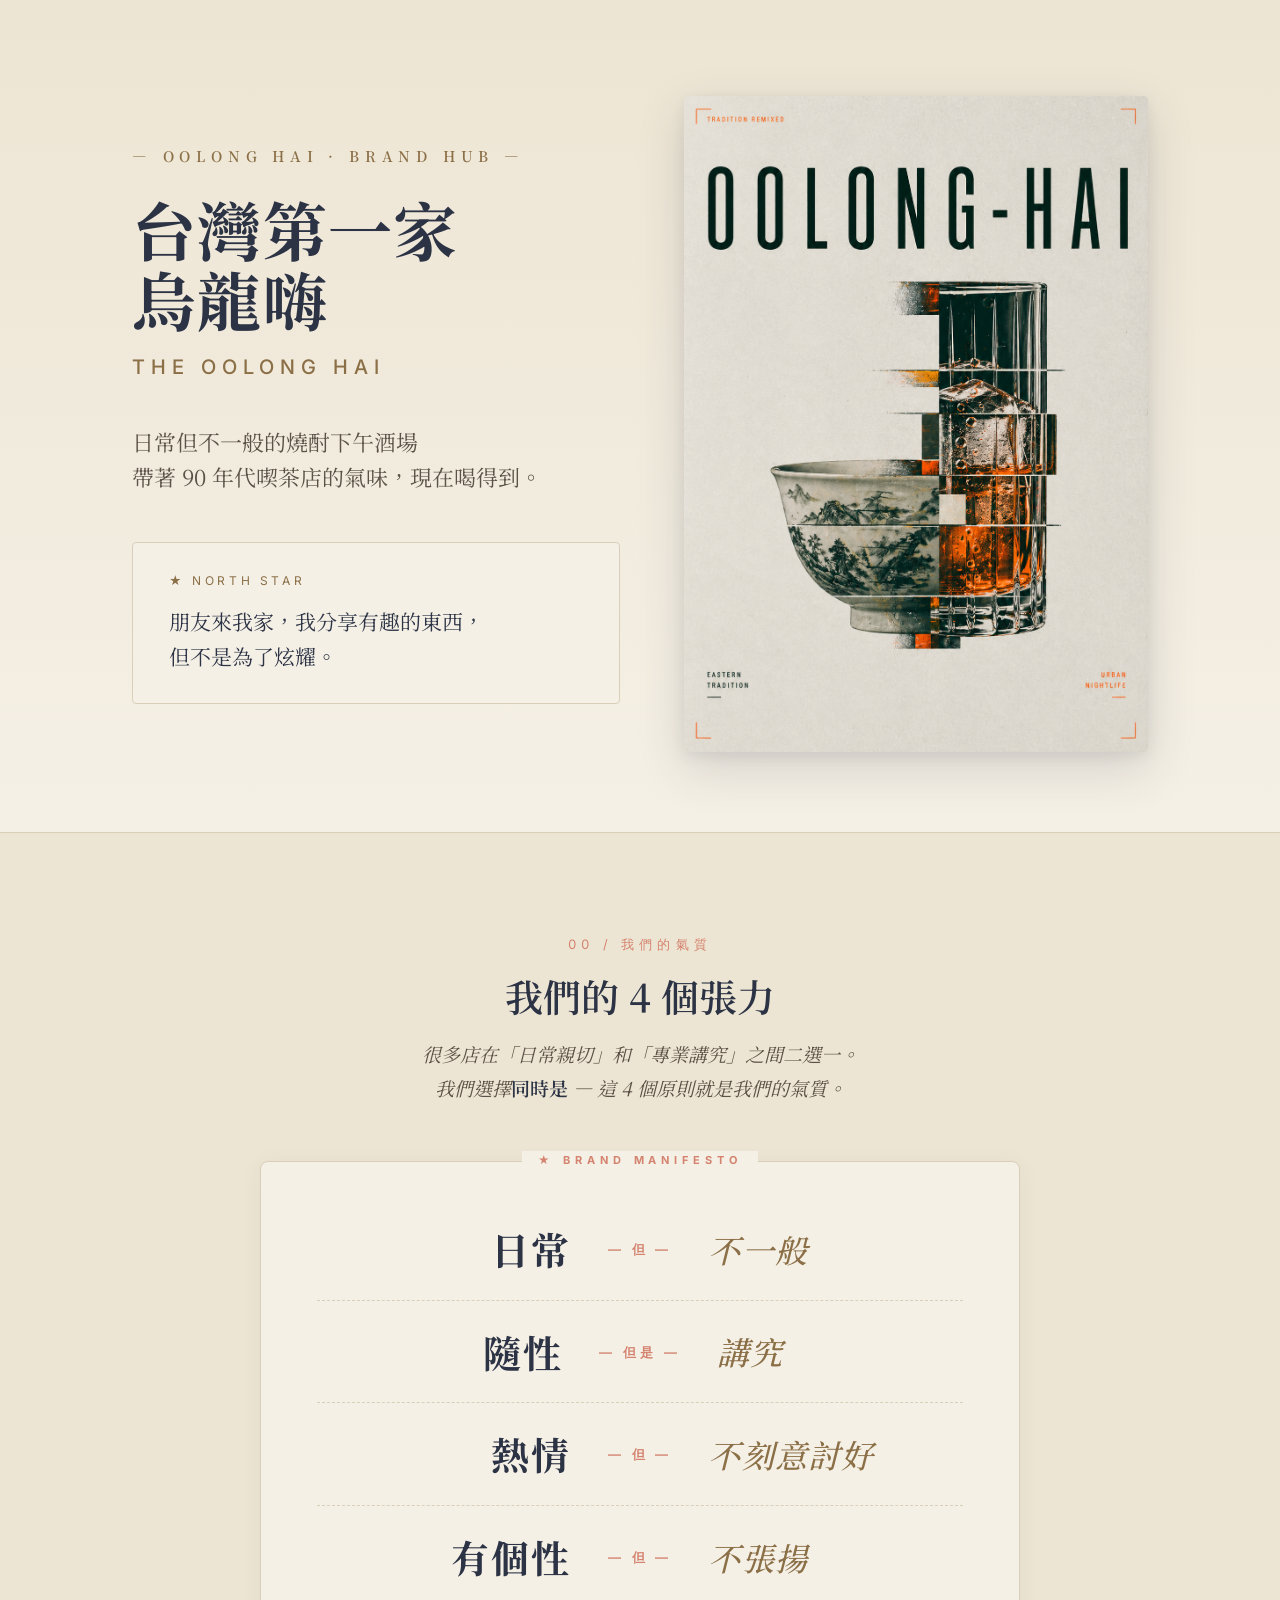
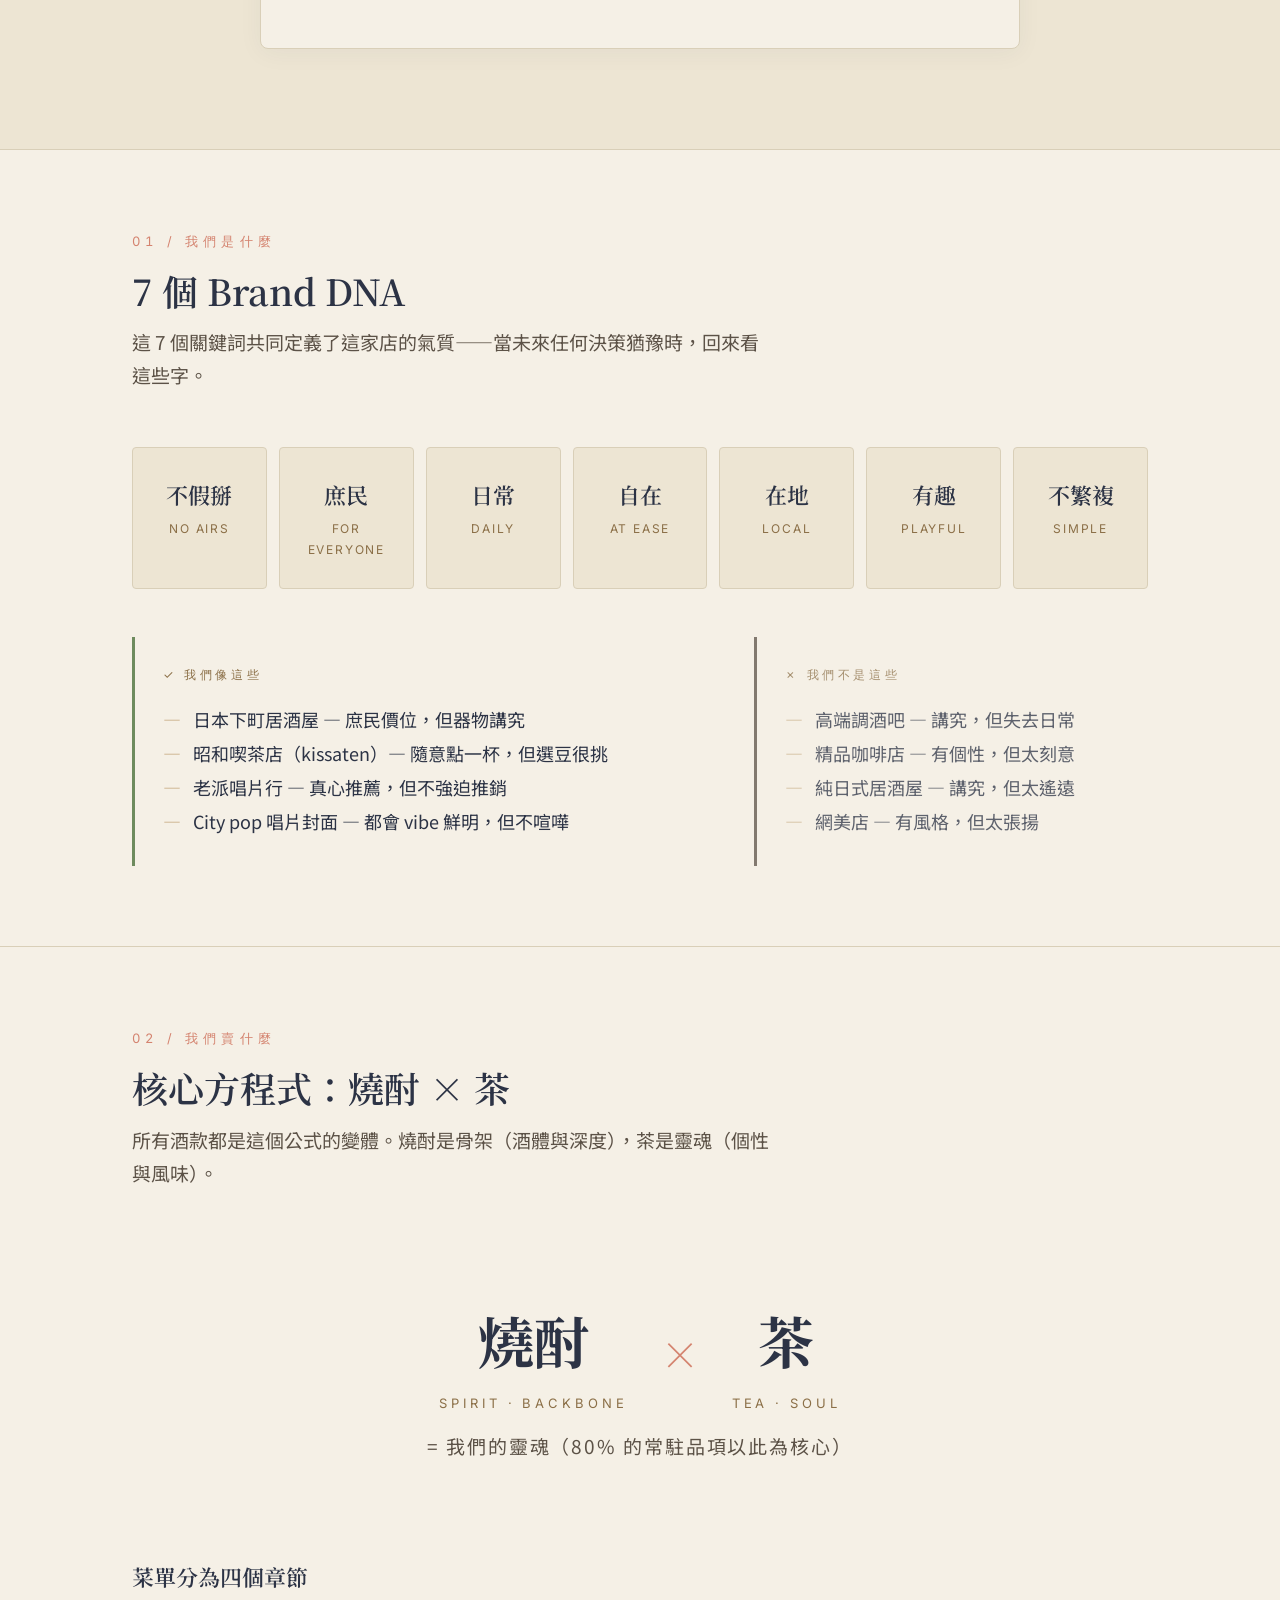
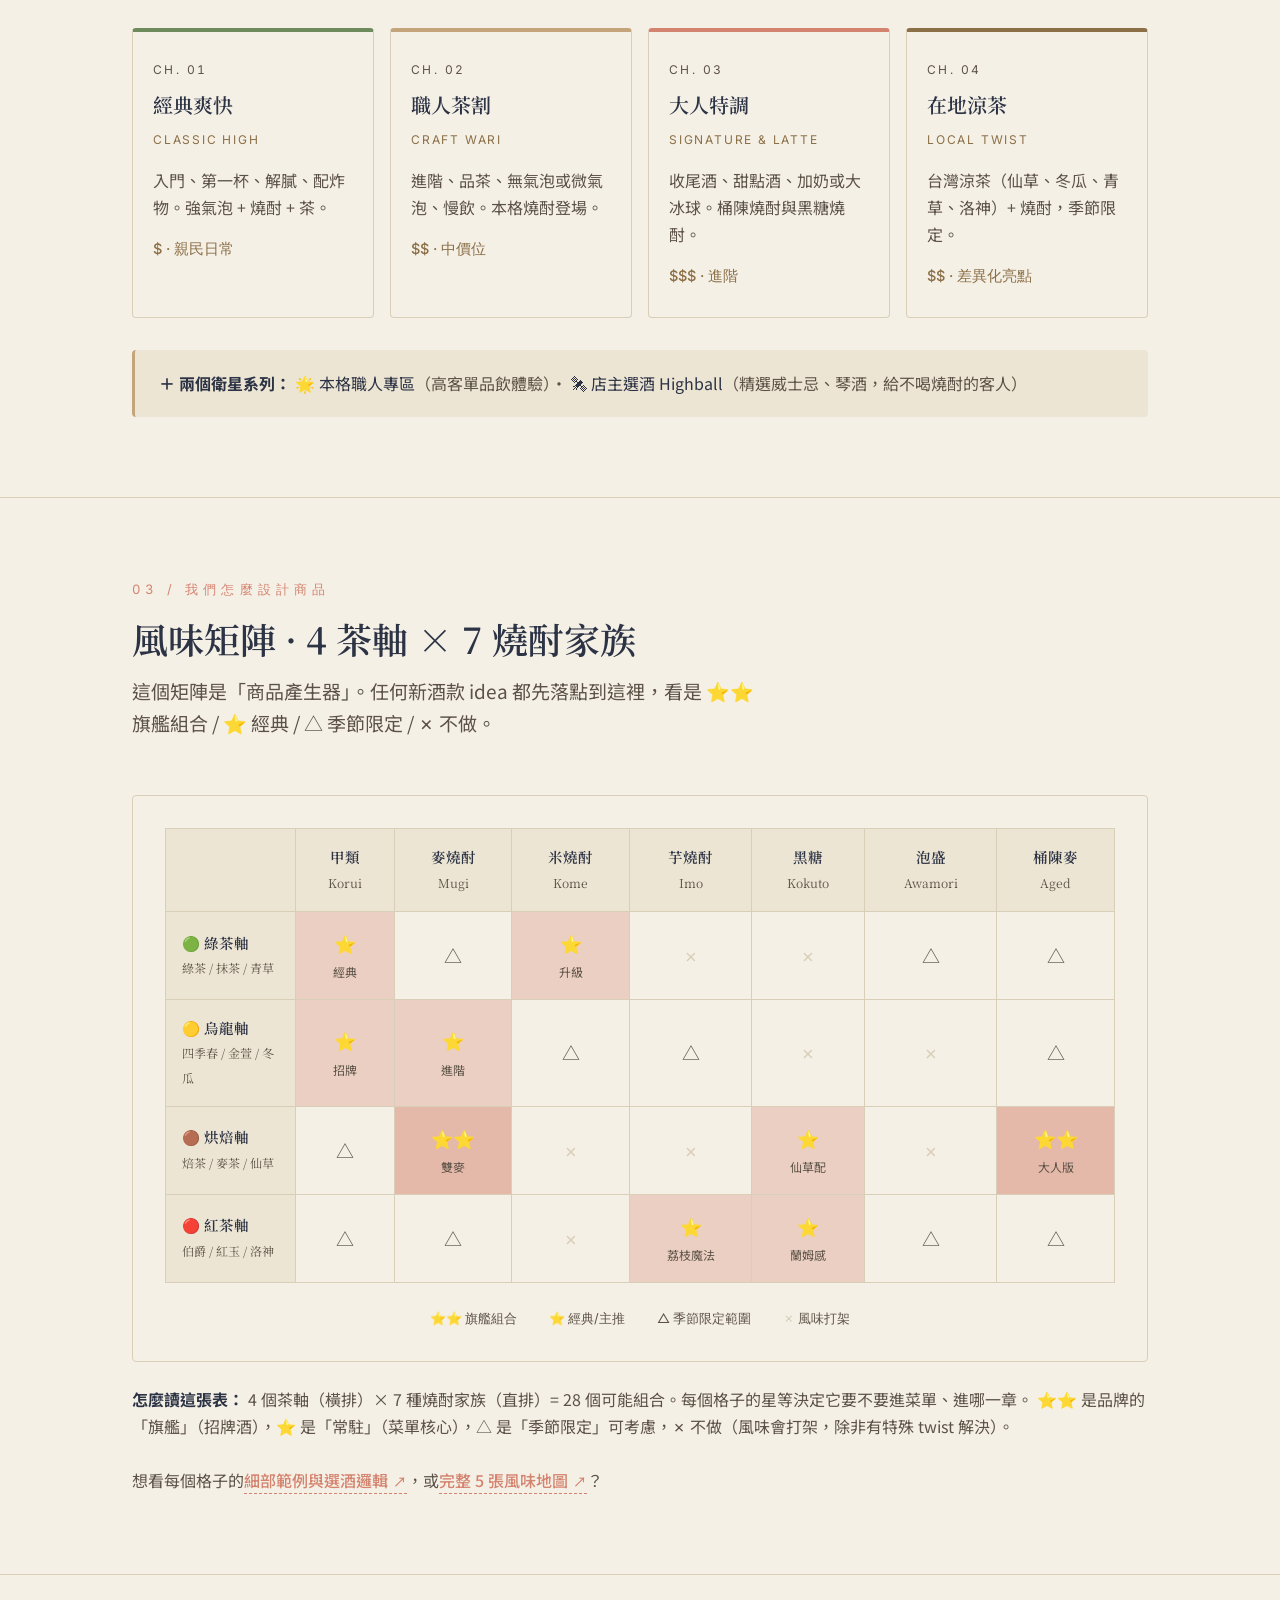
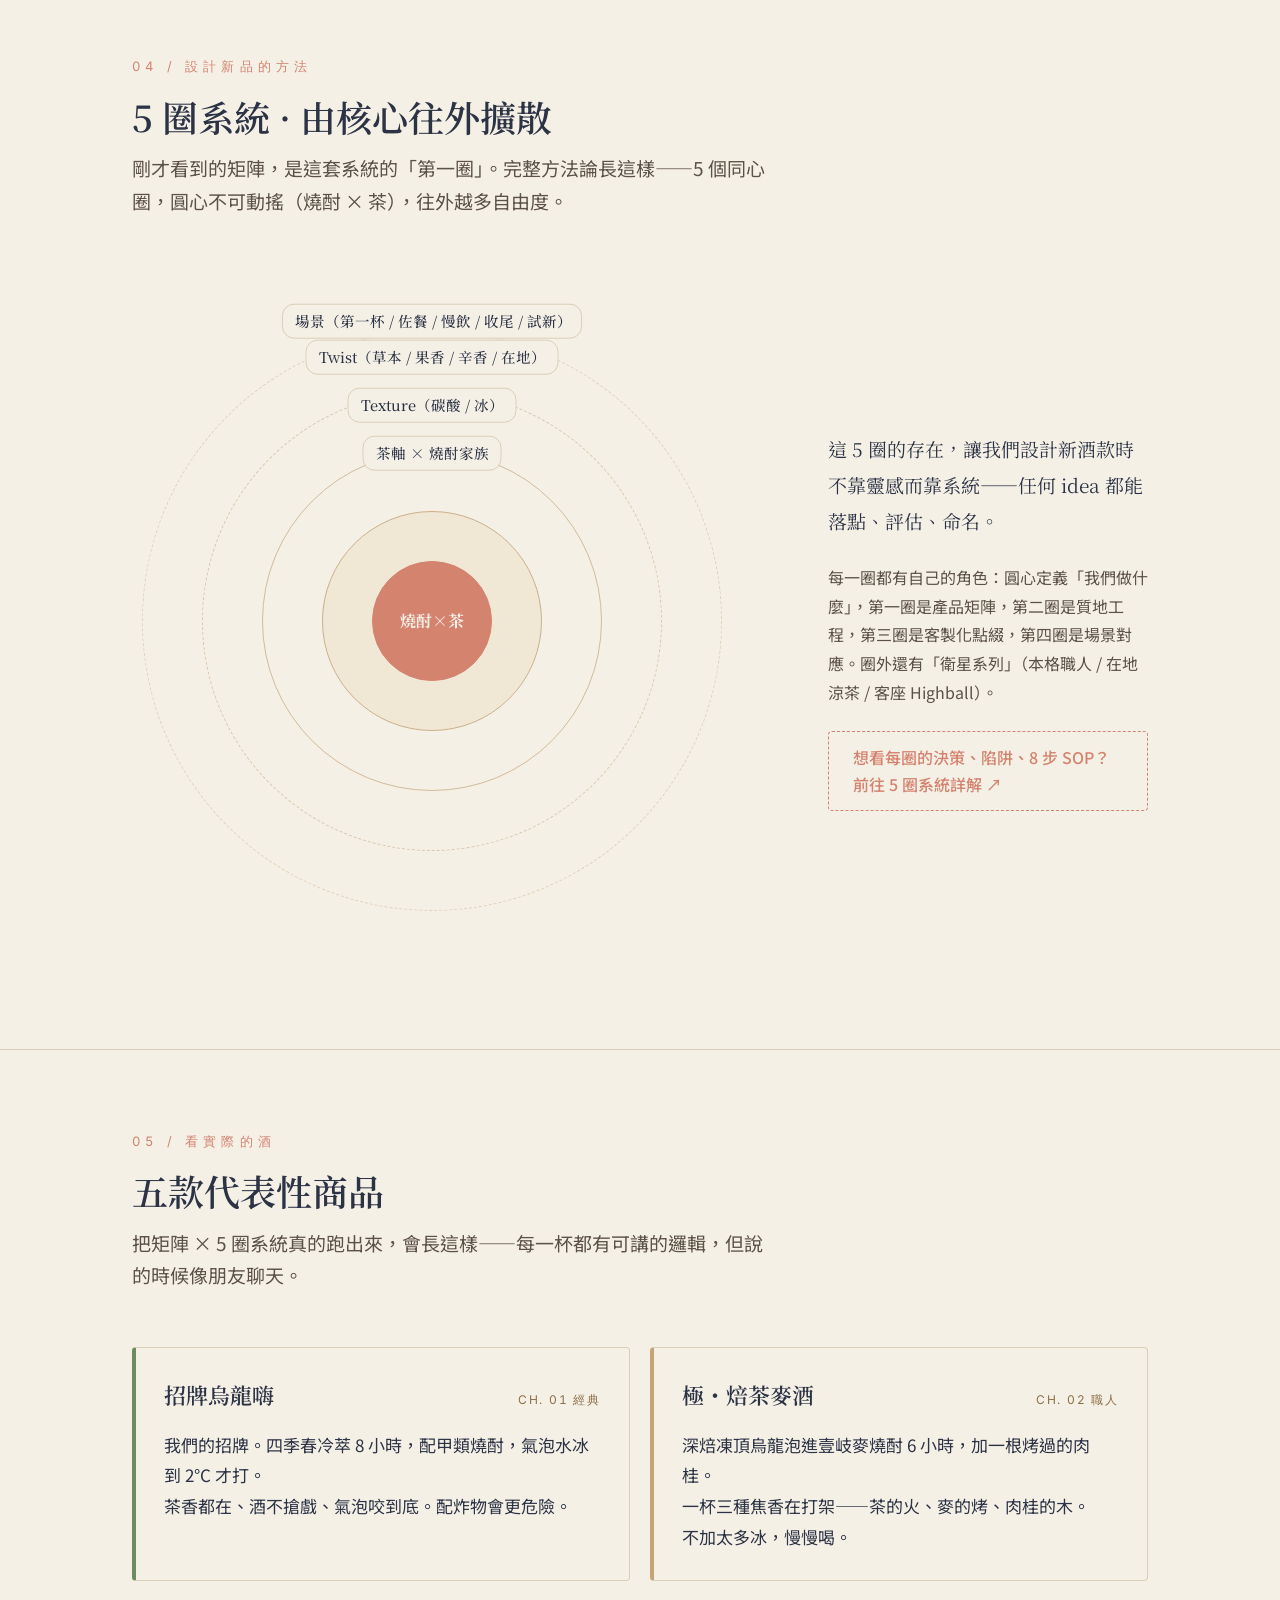
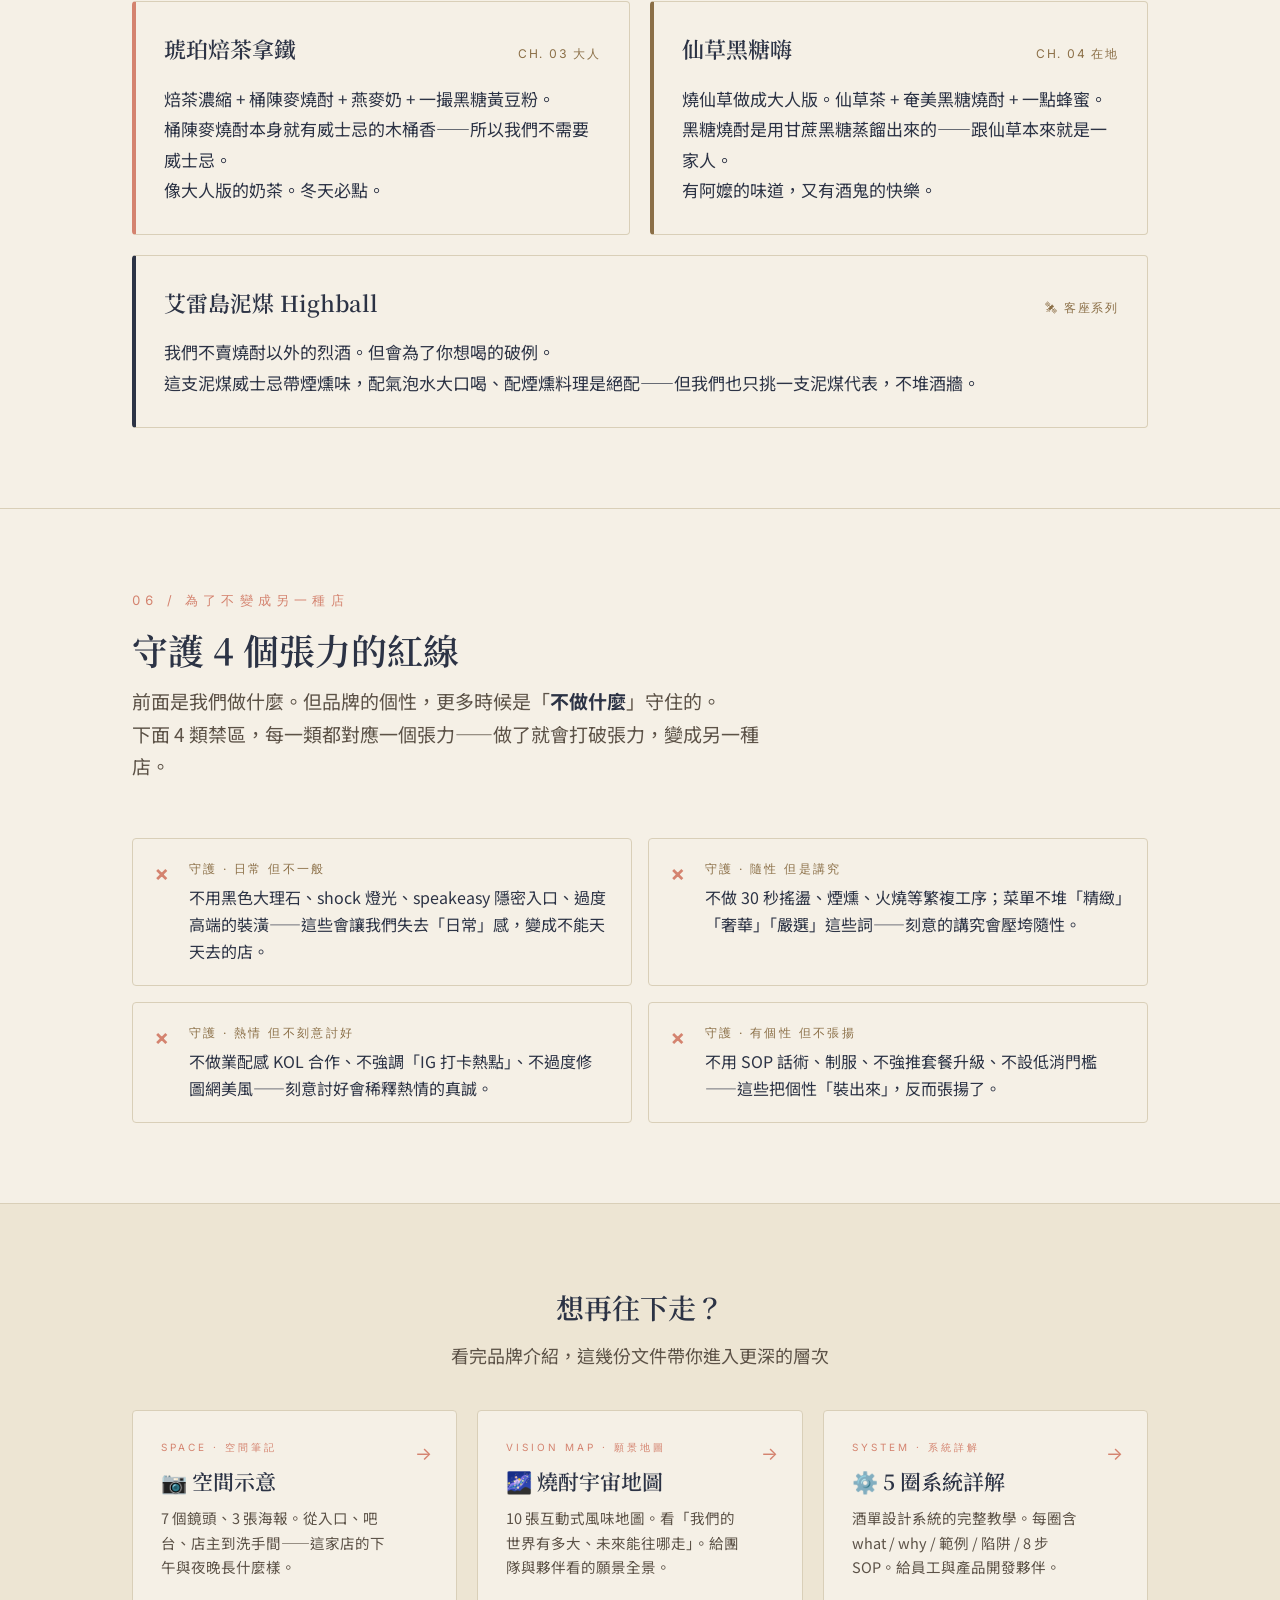
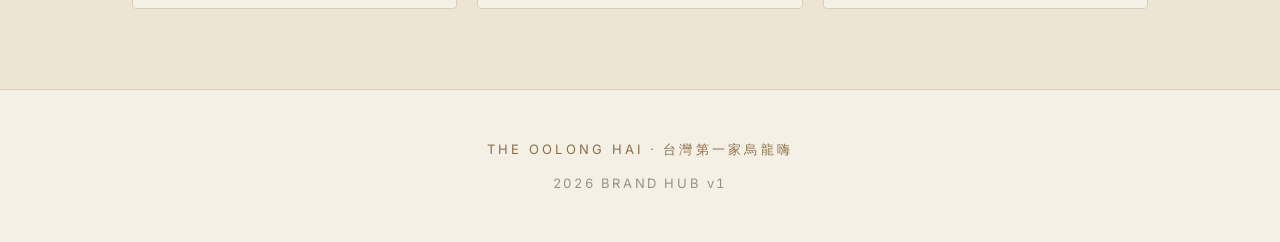
<file: index.html>
<!DOCTYPE html>
<html lang="zh-Hant">
<head>
<meta charset="UTF-8">
<meta name="viewport" content="width=device-width, initial-scale=1.0">
<title>台灣第一家烏龍嗨 · 品牌介紹</title>
<meta name="description" content="日常但不一般的燒酎下午酒場。帶著 90 年代喫茶店的氣味，現在喝得到。台灣第一家烏龍嗨——朋友來我家分享有趣的東西。">

<!-- Favicon -->
<link rel="icon" type="image/svg+xml" href="favicon.svg">

<!-- Open Graph -->
<meta property="og:type" content="website">
<meta property="og:title" content="台灣第一家烏龍嗨 · The Oolong Hai">
<meta property="og:description" content="日常但不一般的燒酎下午酒場。帶著 90 年代喫茶店的氣味，現在喝得到。">
<meta property="og:image" content="https://1st-oolong-hai.vercel.app/og-image.svg">
<meta property="og:url" content="https://1st-oolong-hai.vercel.app/">
<meta property="og:site_name" content="台灣第一家烏龍嗨">
<meta property="og:locale" content="zh_TW">

<!-- Twitter Card -->
<meta name="twitter:card" content="summary_large_image">
<meta name="twitter:title" content="台灣第一家烏龍嗨 · The Oolong Hai">
<meta name="twitter:description" content="日常但不一般的燒酎下午酒場。帶著 90 年代喫茶店的氣味，現在喝得到。">
<meta name="twitter:image" content="https://1st-oolong-hai.vercel.app/og-image.svg">

<link rel="preconnect" href="https://fonts.googleapis.com">
<link rel="preconnect" href="https://fonts.gstatic.com" crossorigin>
<link href="https://fonts.googleapis.com/css2?family=Noto+Serif+TC:wght@400;500;600;700&family=Noto+Sans+TC:wght@300;400;500;700&family=Inter:wght@400;500;600&display=swap" rel="stylesheet">
<script src="https://cdn.plot.ly/plotly-2.35.2.min.js"></script>
<style>
  :root {
    --bg-paper: #F5F0E6;
    --bg-paper-2: #EDE5D3;
    --ink: #2C3345;
    --ink-soft: #5C5247;
    --tea-brown: #8B6F47;
    --barley: #C4A57B;
    --hojicha: #D4836F;
    --green: #6E8B5E;
    --black-sugar: #4A3A2A;
    --line: #D9CFB8;
    --highlight: #E8D9B5;
  }

  * {
    margin: 0;
    padding: 0;
    box-sizing: border-box;
  }

  body {
    background: var(--bg-paper);
    color: var(--ink);
    font-family: "Noto Sans TC", "Inter", system-ui, sans-serif;
    font-weight: 400;
    line-height: 1.7;
    font-size: 18px;
    font-feature-settings: "tnum" on;
  }

  .container {
    max-width: 1080px;
    margin: 0 auto;
    padding: 0 32px;
  }

  /* === Hero === */
  .hero {
    padding: 96px 0 80px;
    border-bottom: 1px solid var(--line);
    background: linear-gradient(180deg, var(--bg-paper-2) 0%, var(--bg-paper) 100%);
  }

  .hero-grid {
    display: grid;
    grid-template-columns: 1.05fr 1fr;
    gap: 64px;
    align-items: center;
  }

  .hero-text {
    text-align: left;
  }

  .hero-visual {
    display: flex;
    align-items: center;
    justify-content: center;
  }

  .hero-visual img {
    width: 100%;
    height: auto;
    max-width: 480px;
    display: block;
    border-radius: 4px;
    box-shadow:
      0 16px 48px rgba(44, 51, 69, 0.16),
      0 4px 14px rgba(44, 51, 69, 0.08);
  }

  .brand-mark {
    font-family: "Noto Serif TC", serif;
    font-weight: 600;
    font-size: 14.5px;
    letter-spacing: 0.4em;
    color: var(--tea-brown);
    margin-bottom: 24px;
    text-transform: uppercase;
  }

  .brand-title {
    font-family: "Noto Serif TC", serif;
    font-weight: 700;
    font-size: 64px;
    letter-spacing: 0.02em;
    line-height: 1.1;
    color: var(--ink);
    margin-bottom: 16px;
  }

  .brand-en {
    font-family: "Inter", sans-serif;
    font-weight: 500;
    font-size: 20px;
    letter-spacing: 0.3em;
    color: var(--tea-brown);
    margin-bottom: 40px;
    text-transform: uppercase;
  }

  .brand-tagline {
    font-family: "Noto Serif TC", serif;
    font-size: 22px;
    color: var(--ink-soft);
    max-width: 560px;
    line-height: 1.6;
  }

  .north-star {
    margin-top: 48px;
    padding: 28px 36px;
    background: var(--bg-paper);
    border: 1px solid var(--line);
    border-radius: 4px;
    max-width: 520px;
    position: relative;
  }

  .north-star-label {
    font-family: "Inter", sans-serif;
    font-size: 12px;
    letter-spacing: 0.3em;
    color: var(--tea-brown);
    text-transform: uppercase;
    margin-bottom: 12px;
  }

  .north-star-text {
    font-family: "Noto Serif TC", serif;
    font-size: 21px;
    line-height: 1.7;
    color: var(--ink);
  }

  /* === Section base === */
  section {
    padding: 80px 0;
    border-bottom: 1px solid var(--line);
  }

  .section-num {
    font-family: "Inter", sans-serif;
    font-size: 13px;
    letter-spacing: 0.4em;
    color: var(--hojicha);
    margin-bottom: 16px;
  }

  .section-title {
    font-family: "Noto Serif TC", serif;
    font-weight: 600;
    font-size: 36px;
    line-height: 1.3;
    margin-bottom: 12px;
  }

  .section-subtitle {
    font-size: 19px;
    color: var(--ink-soft);
    max-width: 640px;
    margin-bottom: 56px;
  }

  /* === DNA section === */
  .dna-grid {
    display: grid;
    grid-template-columns: repeat(7, 1fr);
    gap: 12px;
    margin-bottom: 40px;
  }

  .dna-pill {
    text-align: center;
    padding: 28px 12px;
    background: var(--bg-paper-2);
    border: 1px solid var(--line);
    border-radius: 4px;
    transition: all 0.2s;
  }

  .dna-pill:hover {
    background: var(--highlight);
    transform: translateY(-2px);
  }

  .dna-word {
    font-family: "Noto Serif TC", serif;
    font-weight: 600;
    font-size: 22px;
    color: var(--ink);
    margin-bottom: 6px;
  }

  .dna-en {
    font-family: "Inter", sans-serif;
    font-size: 12px;
    letter-spacing: 0.15em;
    color: var(--tea-brown);
    text-transform: uppercase;
  }

  .culture-coords {
    display: grid;
    grid-template-columns: 6fr 4fr;
    gap: 32px;
    margin-top: 48px;
  }

  .culture-block {
    padding: 28px;
    border-left: 3px solid var(--line);
  }

  .culture-block.is { border-left-color: var(--green); }
  .culture-block.isnt { border-left-color: var(--ink-soft); opacity: 0.75; }

  .culture-label {
    font-family: "Inter", sans-serif;
    font-size: 12px;
    letter-spacing: 0.3em;
    text-transform: uppercase;
    margin-bottom: 16px;
    color: var(--tea-brown);
  }

  .culture-list {
    list-style: none;
  }

  .culture-list li {
    font-size: 18px;
    line-height: 1.9;
    color: var(--ink);
  }

  .culture-list li::before {
    content: "—";
    color: var(--barley);
    margin-right: 12px;
  }

  /* === Equation === */
  .equation {
    text-align: center;
    padding: 48px 0;
    margin: 32px 0;
  }

  .eq-row {
    display: flex;
    align-items: center;
    justify-content: center;
    gap: 32px;
    font-family: "Noto Serif TC", serif;
  }

  .eq-term {
    font-size: 56px;
    font-weight: 700;
    color: var(--ink);
  }

  .eq-op {
    font-size: 40px;
    color: var(--hojicha);
    font-weight: 300;
  }

  .eq-result {
    margin-top: 16px;
    font-size: 19px;
    color: var(--ink-soft);
    letter-spacing: 0.1em;
  }

  .eq-sub {
    font-family: "Inter", sans-serif;
    font-size: 13px;
    letter-spacing: 0.3em;
    color: var(--tea-brown);
    margin-top: 4px;
    text-transform: uppercase;
  }

  /* === 4 chapters === */
  .chapters {
    display: grid;
    grid-template-columns: repeat(4, 1fr);
    gap: 16px;
    margin-top: 32px;
  }

  .chapter-card {
    padding: 28px 20px;
    background: var(--bg-paper);
    border: 1px solid var(--line);
    border-top-width: 4px;
    border-radius: 4px;
  }

  .chapter-card.c1 { border-top-color: var(--green); }
  .chapter-card.c2 { border-top-color: var(--barley); }
  .chapter-card.c3 { border-top-color: var(--hojicha); }
  .chapter-card.c4 { border-top-color: var(--tea-brown); }

  .chapter-num {
    font-family: "Inter", sans-serif;
    font-size: 12px;
    letter-spacing: 0.2em;
    color: var(--ink-soft);
    margin-bottom: 8px;
  }

  .chapter-name {
    font-family: "Noto Serif TC", serif;
    font-weight: 600;
    font-size: 20px;
    margin-bottom: 8px;
  }

  .chapter-en {
    font-family: "Inter", sans-serif;
    font-size: 12px;
    letter-spacing: 0.15em;
    color: var(--tea-brown);
    text-transform: uppercase;
    margin-bottom: 16px;
  }

  .chapter-desc {
    font-size: 16px;
    color: var(--ink-soft);
    line-height: 1.7;
  }

  .chapter-price {
    margin-top: 16px;
    font-family: "Inter", sans-serif;
    font-size: 14.5px;
    color: var(--tea-brown);
    font-weight: 500;
  }

  /* === Matrix === */
  .matrix-wrap {
    margin-top: 32px;
    padding: 32px;
    background: var(--bg-paper);
    border: 1px solid var(--line);
    border-radius: 4px;
    overflow-x: auto;
  }

  .matrix-table {
    width: 100%;
    border-collapse: collapse;
    font-size: 16px;
  }

  .matrix-table th,
  .matrix-table td {
    padding: 16px 12px;
    text-align: center;
    border: 1px solid var(--line);
  }

  .matrix-table th {
    background: var(--bg-paper-2);
    font-family: "Noto Serif TC", serif;
    font-weight: 600;
    font-size: 14.5px;
    color: var(--ink);
  }

  .matrix-table th.tea-row {
    text-align: left;
    padding-left: 16px;
    background: var(--bg-paper-2);
    width: 130px;
  }

  .matrix-table .cell-empty { color: var(--line); font-size: 18px; }
  .matrix-table .cell-meh { color: var(--ink-soft); font-size: 18px; }
  .matrix-table .cell-good {
    background: rgba(196, 165, 123, 0.25);
    color: var(--tea-brown);
    font-size: 18px;
    font-weight: 600;
  }
  .matrix-table .cell-best {
    background: rgba(212, 131, 111, 0.3);
    color: var(--ink);
    font-size: 18px;
    font-weight: 700;
  }

  .matrix-table .cell-good small,
  .matrix-table .cell-best small {
    display: block;
    font-size: 12px;
    margin-top: 4px;
    color: var(--ink-soft);
    font-weight: 400;
  }

  .matrix-legend {
    display: flex;
    justify-content: center;
    gap: 32px;
    margin-top: 24px;
    font-family: "Inter", sans-serif;
    font-size: 13px;
    color: var(--ink-soft);
  }

  /* === 5 Circles === */
  .circles-wrap {
    margin: 48px 0;
    display: flex;
    justify-content: center;
  }

  .circles {
    position: relative;
    width: 600px;
    height: 600px;
  }

  .circle {
    position: absolute;
    top: 50%;
    left: 50%;
    border-radius: 50%;
    border: 1.5px solid var(--barley);
    transform: translate(-50%, -50%);
    display: flex;
    align-items: center;
    justify-content: center;
    background: rgba(245, 240, 230, 0.4);
  }

  .c-5 { width: 580px; height: 580px; border-style: dashed; opacity: 0.4; }
  .c-4 { width: 460px; height: 460px; border-style: dashed; opacity: 0.55; }
  .c-3 { width: 340px; height: 340px; opacity: 0.7; }
  .c-2 { width: 220px; height: 220px; opacity: 0.85; background: rgba(232, 217, 181, 0.4); }
  .c-1 {
    width: 120px;
    height: 120px;
    background: var(--hojicha);
    border-color: var(--hojicha);
    color: var(--bg-paper);
  }

  .circle-label {
    position: absolute;
    font-family: "Noto Serif TC", serif;
    font-weight: 500;
    font-size: 14.5px;
    color: var(--ink);
    background: var(--bg-paper);
    padding: 4px 12px;
    border-radius: 12px;
    border: 1px solid var(--line);
  }

  .label-1 { top: 50%; left: 50%; transform: translate(-50%, -50%); color: var(--bg-paper); background: transparent; border: none; font-weight: 700; font-size: 16px; }
  .label-2 { top: 22%; left: 50%; transform: translate(-50%, -50%); }
  .label-3 { top: 14%; left: 50%; transform: translate(-50%, -50%); }
  .label-4 { top: 6%; left: 50%; transform: translate(-50%, -50%); }
  .label-5 { top: 0%; left: 50%; transform: translate(-50%, -50%); }

  .circles-side {
    margin-left: 48px;
    flex: 1;
  }

  .circle-explain {
    padding: 16px 0;
    border-bottom: 1px dashed var(--line);
  }

  .circle-explain:last-child { border-bottom: none; }

  .ce-num {
    display: inline-block;
    width: 28px;
    height: 28px;
    line-height: 28px;
    text-align: center;
    border-radius: 50%;
    background: var(--bg-paper-2);
    color: var(--tea-brown);
    font-family: "Inter", sans-serif;
    font-weight: 600;
    font-size: 14.5px;
    margin-right: 12px;
  }

  /* === Sunburst chart container === */
  .chart-wrap {
    margin: 32px 0;
    padding: 32px;
    background: var(--bg-paper);
    border: 1px solid var(--line);
    border-radius: 4px;
  }

  /* === Examples === */
  .examples {
    display: grid;
    grid-template-columns: repeat(2, 1fr);
    gap: 20px;
    margin-top: 32px;
  }

  .example-card {
    padding: 28px;
    background: var(--bg-paper);
    border: 1px solid var(--line);
    border-radius: 4px;
    border-left: 4px solid var(--barley);
  }

  .example-card.c1 { border-left-color: var(--green); }
  .example-card.c2 { border-left-color: var(--barley); }
  .example-card.c3 { border-left-color: var(--hojicha); }
  .example-card.c4 { border-left-color: var(--tea-brown); }

  .example-header {
    display: flex;
    justify-content: space-between;
    align-items: baseline;
    margin-bottom: 16px;
  }

  .example-name {
    font-family: "Noto Serif TC", serif;
    font-weight: 600;
    font-size: 22px;
  }

  .example-tag {
    font-family: "Inter", sans-serif;
    font-size: 12px;
    letter-spacing: 0.15em;
    color: var(--tea-brown);
    text-transform: uppercase;
  }

  .example-body {
    font-size: 17px;
    line-height: 1.8;
    color: var(--ink);
  }

  /* === Donts === */
  .donts {
    display: grid;
    grid-template-columns: repeat(2, 1fr);
    gap: 16px;
    margin-top: 32px;
  }

  .dont-card {
    padding: 20px 24px;
    background: var(--bg-paper);
    border: 1px solid var(--line);
    border-radius: 4px;
    position: relative;
    padding-left: 56px;
  }

  .dont-card::before {
    content: "✗";
    position: absolute;
    left: 20px;
    top: 18px;
    font-family: "Inter", sans-serif;
    color: var(--hojicha);
    font-weight: 700;
    font-size: 20px;
  }

  .dont-cat {
    font-family: "Inter", sans-serif;
    font-size: 12px;
    letter-spacing: 0.2em;
    color: var(--tea-brown);
    text-transform: uppercase;
    margin-bottom: 4px;
  }

  .dont-text {
    font-size: 16px;
    line-height: 1.7;
    color: var(--ink);
  }

  /* === Brand Tensions section === */
  .tensions-section {
    padding: 100px 0;
    background: var(--bg-paper-2);
    border-bottom: 1px solid var(--line);
    text-align: center;
  }

  /* tensions section uses .section-num eyebrow (matching other sections) */
  .tensions-section .section-num {
    text-align: center;
  }

  .tensions-title {
    font-family: "Noto Serif TC", serif;
    font-weight: 600;
    font-size: 38px;
    color: var(--ink);
    line-height: 1.3;
    margin-bottom: 16px;
  }

  .tensions-subtitle {
    font-family: "Noto Serif TC", serif;
    font-size: 19px;
    color: var(--ink-soft);
    max-width: 560px;
    margin: 0 auto 56px;
    line-height: 1.8;
    font-style: italic;
  }

  .tensions-grid {
    max-width: 760px;
    margin: 0 auto;
    background: var(--bg-paper);
    border-radius: 8px;
    padding: 36px 56px 40px;
    border: 1px solid var(--line);
    position: relative;
    box-shadow: 0 4px 24px rgba(44, 51, 69, 0.05);
  }

  .tensions-grid::before {
    content: "★ BRAND MANIFESTO";
    position: absolute;
    top: -11px;
    left: 50%;
    transform: translateX(-50%);
    background: var(--bg-paper);
    padding: 0 16px;
    font-family: "Inter", sans-serif;
    font-size: 11px;
    letter-spacing: 0.45em;
    color: var(--hojicha);
    text-transform: uppercase;
    font-weight: 700;
    white-space: nowrap;
  }

  /* === Tensions in Action grid (品牌介紹版) === */
  .tensions-action-grid {
    display: grid;
    grid-template-columns: repeat(2, 1fr);
    gap: 20px;
    max-width: 920px;
    margin: 0 auto;
  }

  .tension-action-card {
    padding: 32px 28px;
    background: var(--bg-paper);
    border-radius: 8px;
    border: 1px solid var(--line);
    border-left: 4px solid var(--hojicha);
    text-align: left;
    transition: all 0.2s ease;
  }

  .tension-action-card:hover {
    transform: translateY(-3px);
    box-shadow: 0 8px 16px rgba(139, 111, 71, 0.1);
  }

  .tac-tension {
    font-family: "Noto Serif TC", serif;
    font-weight: 700;
    font-size: 22px;
    color: var(--ink);
    margin-bottom: 16px;
    letter-spacing: 0.04em;
  }

  .tac-evidence {
    font-family: "Noto Sans TC", sans-serif;
    font-size: 17px;
    color: var(--ink);
    line-height: 1.85;
  }

  .tac-evidence strong {
    color: var(--hojicha);
    font-weight: 700;
  }

  @media (max-width: 768px) {
    .tensions-action-grid { grid-template-columns: 1fr; }
    .tac-evidence { font-size: 15px; }
  }

  .tension-row {
    display: grid;
    grid-template-columns: 1fr auto 1fr;
    gap: 36px;
    padding: 28px 0;
    align-items: center;
    border-bottom: 1px dashed var(--line);
  }

  .tension-row:last-child {
    border-bottom: none;
  }

  .tension-left {
    font-family: "Noto Serif TC", serif;
    font-weight: 700;
    font-size: 38px;
    color: var(--ink);
    text-align: right;
    letter-spacing: 0.06em;
    line-height: 1.2;
  }

  .tension-divider {
    font-family: "Inter", sans-serif;
    font-size: 13px;
    color: var(--hojicha);
    font-weight: 600;
    letter-spacing: 0.3em;
    white-space: nowrap;
    text-transform: uppercase;
  }

  .tension-right {
    font-family: "Noto Serif TC", serif;
    font-weight: 500;
    font-size: 32px;
    color: var(--tea-brown);
    text-align: left;
    font-style: italic;
    letter-spacing: 0.04em;
    line-height: 1.2;
  }

  @media (max-width: 768px) {
    .tensions-grid { padding: 16px 24px; }
    .tension-row { grid-template-columns: 1fr; gap: 8px; padding: 20px 0; }
    .tension-left, .tension-right { text-align: center; }
    .tension-divider { padding: 6px 0; }
  }

  /* === ★ THE ONE · 究極の一杯 === */
  .the-one-section {
    padding: 120px 0;
    background: linear-gradient(180deg, var(--bg-paper-2) 0%, #E8DFC9 100%);
    border-bottom: 1px solid var(--line);
  }

  .the-one-label {
    text-align: center;
    font-family: "Inter", sans-serif;
    font-size: 13px;
    letter-spacing: 0.5em;
    color: var(--hojicha);
    text-transform: uppercase;
    margin-bottom: 32px;
    font-weight: 700;
  }

  .the-one-name {
    text-align: center;
    font-family: "Noto Serif TC", serif;
    font-weight: 700;
    font-size: 72px;
    letter-spacing: 0.04em;
    line-height: 1.1;
    color: var(--ink);
    margin-bottom: 12px;
  }

  .the-one-en {
    text-align: center;
    font-family: "Inter", sans-serif;
    font-size: 14.5px;
    letter-spacing: 0.42em;
    color: var(--tea-brown);
    text-transform: uppercase;
    font-weight: 500;
    margin-bottom: 64px;
  }

  .the-one-divider {
    display: block;
    width: 64px;
    height: 1.5px;
    background: var(--barley);
    margin: 0 auto 40px;
    opacity: 0.6;
  }

  .the-one-block {
    max-width: 540px;
    margin: 0 auto 48px;
  }

  .the-one-block-label {
    text-align: center;
    font-family: "Inter", sans-serif;
    font-size: 12px;
    letter-spacing: 0.35em;
    color: var(--tea-brown);
    text-transform: uppercase;
    margin-bottom: 28px;
    font-weight: 700;
  }

  .the-one-recipe {
    display: grid;
    grid-template-columns: 60px 1fr;
    gap: 18px 32px;
    font-family: "Noto Serif TC", serif;
    font-size: 19px;
    align-items: baseline;
  }

  .the-one-recipe-key {
    text-align: right;
    color: var(--hojicha);
    font-weight: 700;
    border-right: 1.5px solid var(--barley);
    padding-right: 28px;
  }

  .the-one-recipe-val {
    color: var(--ink);
    font-weight: 500;
    letter-spacing: 0.02em;
  }

  .the-one-why {
    text-align: center;
    font-family: "Noto Serif TC", serif;
    font-size: 21px;
    line-height: 2;
    color: var(--ink);
    letter-spacing: 0.02em;
  }

  .the-one-why strong {
    color: var(--hojicha);
    font-weight: 700;
    display: inline-block;
    margin-top: 6px;
    font-size: 22px;
  }

  .the-one-tags {
    display: flex;
    justify-content: center;
    gap: 10px;
    flex-wrap: wrap;
    margin-top: 8px;
  }

  .the-one-tag {
    padding: 9px 20px;
    background: var(--bg-paper);
    border: 1px solid var(--barley);
    border-radius: 18px;
    font-family: "Inter", sans-serif;
    font-size: 13px;
    color: var(--tea-brown);
    letter-spacing: 0.03em;
    font-weight: 500;
  }

  @media (max-width: 768px) {
    .the-one-name { font-size: 40px; }
    .the-one-recipe { grid-template-columns: 50px 1fr; font-size: 16px; }
    .the-one-why { font-size: 16px; }
    .the-one-why strong { font-size: 17px; }
  }

  /* === Inline deep links === */
  .deep-link {
    color: var(--hojicha);
    text-decoration: none;
    border-bottom: 1px dashed var(--hojicha);
    font-weight: 500;
    transition: all 0.2s;
    padding-bottom: 1px;
  }
  .deep-link:hover {
    color: var(--ink);
    border-bottom-style: solid;
  }
  .deep-link::after {
    content: " ↗";
    font-size: 0.85em;
    margin-left: 2px;
  }

  /* === Related Reading === */
  .related {
    padding: 80px 0;
    background: var(--bg-paper-2);
    border-bottom: 1px solid var(--line);
  }

  .related-grid {
    display: grid;
    grid-template-columns: repeat(2, 1fr);
    gap: 24px;
    margin-top: 40px;
  }

  .related-card {
    padding: 32px 28px;
    background: var(--bg-paper);
    border: 1px solid var(--line);
    border-radius: 4px;
    text-decoration: none;
    color: var(--ink);
    transition: all 0.25s;
    display: block;
    position: relative;
  }

  .related-card:hover {
    background: var(--highlight);
    transform: translateY(-2px);
    border-color: var(--barley);
  }

  .related-card::after {
    content: "→";
    position: absolute;
    top: 32px;
    right: 28px;
    font-family: "Inter", sans-serif;
    font-size: 20px;
    color: var(--tea-brown);
    transition: transform 0.25s;
  }

  .related-card:hover::after {
    transform: translateX(4px);
  }

  .related-tag {
    font-family: "Inter", sans-serif;
    font-size: 12px;
    letter-spacing: 0.3em;
    color: var(--hojicha);
    text-transform: uppercase;
    margin-bottom: 12px;
  }

  .related-title {
    font-family: "Noto Serif TC", serif;
    font-weight: 600;
    font-size: 22px;
    margin-bottom: 8px;
  }

  .related-desc {
    font-size: 16px;
    color: var(--ink-soft);
    line-height: 1.7;
    padding-right: 32px;
  }

  /* === Top nav (back to hub) === */
  .top-nav {
    padding: 16px 32px;
    background: var(--bg-paper-2);
    border-bottom: 1px solid var(--line);
    display: flex;
    justify-content: space-between;
    align-items: center;
    font-family: "Inter", sans-serif;
    font-size: 12px;
    letter-spacing: 0.25em;
    text-transform: uppercase;
  }

  .top-nav a {
    color: var(--tea-brown);
    text-decoration: none;
    transition: color 0.2s;
  }

  .top-nav a:hover { color: var(--ink); }

  /* === Related Reading === */
  .related {
    padding: 80px 0;
    background: var(--bg-paper-2);
    border-bottom: 1px solid var(--line);
  }

  .related-h {
    font-family: "Noto Serif TC", serif;
    font-weight: 600;
    font-size: 28px;
    text-align: center;
    margin-bottom: 8px;
  }

  .related-sub {
    text-align: center;
    color: var(--ink-soft);
    margin-bottom: 40px;
  }

  .related-grid {
    display: grid;
    grid-template-columns: repeat(3, 1fr);
    gap: 20px;
  }

  .related-card {
    padding: 28px;
    background: var(--bg-paper);
    border: 1px solid var(--line);
    border-radius: 4px;
    text-decoration: none;
    color: var(--ink);
    transition: all 0.25s;
    display: block;
    position: relative;
  }

  .related-card:hover {
    background: var(--highlight);
    transform: translateY(-2px);
    border-color: var(--barley);
  }

  .related-card::after {
    content: "→";
    position: absolute;
    top: 28px;
    right: 24px;
    color: var(--hojicha);
    font-family: "Inter", sans-serif;
    font-size: 18px;
    transition: transform 0.25s;
  }

  .related-card:hover::after { transform: translateX(4px); }

  .related-tag {
    font-family: "Inter", sans-serif;
    font-size: 10px;
    letter-spacing: 0.3em;
    color: var(--hojicha);
    text-transform: uppercase;
    margin-bottom: 8px;
  }

  .related-title {
    font-family: "Noto Serif TC", serif;
    font-weight: 600;
    font-size: 21px;
    margin-bottom: 6px;
    padding-right: 32px;
  }

  .related-desc {
    font-size: 14.5px;
    color: var(--ink-soft);
    line-height: 1.7;
  }

  /* === Footer === */
  footer {
    text-align: center;
    padding: 48px 0;
    color: var(--ink-soft);
    font-family: "Inter", sans-serif;
    font-size: 13px;
    letter-spacing: 0.2em;
  }

  /* === Responsive · 手機版字級系統 ===
     統一 type scale (≤768px):
       eyebrow 11 / caption 13 / body 15 / lead 16
       h4 18 / h3 22 / h2 24 / h2-emphasis 26 / h1 34 / display 40
  */
  @media (max-width: 768px) {
    body { font-size: 16px; }
    .container { padding: 0 20px; }

    /* Hero */
    .hero { padding: 56px 0 40px; }
    .hero-grid {
      grid-template-columns: 1fr;
      gap: 32px;
      text-align: center;
    }
    .hero-text { text-align: center; }
    .hero-visual { order: -1; }
    .hero-visual img { max-width: 320px; }
    .brand-mark { font-size: 11px; letter-spacing: 0.3em; }
    .brand-title { font-size: 34px; }
    .brand-en { font-size: 13px; letter-spacing: 0.2em; margin-bottom: 28px; }
    .brand-tagline { font-size: 16px; line-height: 1.7; margin: 0 auto; }
    .north-star { padding: 22px 24px; max-width: 100%; margin: 32px auto 0; }
    .north-star-text { font-size: 16px; }

    /* Sections */
    section { padding: 56px 0; }
    .section-num { font-size: 11px; letter-spacing: 0.3em; }
    .section-title { font-size: 24px; }
    .section-subtitle { font-size: 15px; margin-bottom: 32px; }

    /* Tensions */
    .tensions-section { padding: 64px 0; }
    .tensions-title { font-size: 26px; }
    .tensions-subtitle { font-size: 15px; margin-bottom: 36px; line-height: 1.7; }
    .tensions-grid { padding: 8px 20px; }
    .tension-row { grid-template-columns: 1fr; gap: 6px; padding: 18px 0; }
    .tension-left, .tension-right { text-align: center; font-size: 24px; }
    .tension-divider { font-size: 11px; padding: 4px 0; }

    /* DNA pills */
    .dna-grid { grid-template-columns: repeat(3, 1fr); gap: 8px; }
    .dna-pill { padding: 18px 8px; }
    .dna-word { font-size: 18px; }
    .dna-en { font-size: 11px; }

    /* Culture coords - stack */
    .culture-coords { grid-template-columns: 1fr; gap: 16px; }
    .culture-block { padding: 20px; }
    .culture-label { font-size: 11px; }
    .culture-list li { font-size: 15px; line-height: 1.85; }

    /* Equation */
    .equation { padding: 24px 0; }
    .eq-row { gap: 16px; flex-wrap: nowrap; }
    .eq-term { font-size: 36px; }
    .eq-op { font-size: 24px; margin-top: -6px; }
    .eq-result { font-size: 15px; }

    /* Chapters - 2 col */
    .chapters { grid-template-columns: repeat(2, 1fr); gap: 12px; }
    .chapter-card { padding: 18px 14px; }
    .chapter-name { font-size: 16px; }
    .chapter-desc { font-size: 13px; }

    /* Matrix - horizontal scroll */
    .matrix-wrap { overflow-x: auto; padding: 16px; }
    .matrix-table { min-width: 720px; font-size: 13px; }

    /* 5 圈 system - stack circles + text */
    section > .container > div[style*="display: flex"] {
      flex-direction: column !important;
      gap: 32px !important;
    }
    .circles-wrap { width: 100%; display: flex; justify-content: center; }
    .circles-side { width: 100%; }

    /* Examples - 1 col */
    .examples { grid-template-columns: 1fr; gap: 14px; }
    .example-card { padding: 22px 20px; }
    .example-card[style*="grid-column"] { grid-column: span 1 !important; }
    .example-name { font-size: 18px; }
    .example-body { font-size: 15px; line-height: 1.8; }

    /* Donts - 1 col */
    .donts { grid-template-columns: 1fr; gap: 12px; }
    .dont-card { padding: 16px 20px 16px 48px; }
    .dont-card::before { left: 16px; top: 14px; font-size: 18px; }
    .dont-text { font-size: 13px; line-height: 1.7; }

    /* Related */
    .related { padding: 56px 0; }
    .related-h { font-size: 22px; }
    .related-sub { font-size: 14px; }
    .related-grid { grid-template-columns: 1fr; gap: 14px; }
    .related-card { padding: 22px 24px; }
    .related-tag { font-size: 11px; }
    .related-title { font-size: 18px; }
    .related-desc { font-size: 13px; }

    /* Footer */
    footer { padding: 28px 16px; font-size: 11px; line-height: 1.6; }
  }

  @media (max-width: 480px) {
    .brand-title { font-size: 28px; }
    .brand-tagline { font-size: 15px; }
    .section-title { font-size: 22px; }
    .tensions-title { font-size: 24px; }
    .tension-left, .tension-right { font-size: 22px; }
    .eq-term { font-size: 30px; }
    .the-one-name { font-size: 34px; }
    .dna-grid { grid-template-columns: repeat(2, 1fr); }
    .chapters { grid-template-columns: 1fr; }
  }
</style>
</head>
<body>

<!-- =========== HERO =========== -->
<header class="hero">
  <div class="container hero-grid">
    <div class="hero-text">
      <div class="brand-mark">— OOLONG HAI · BRAND HUB —</div>
      <h1 class="brand-title">台灣第一家<br>烏龍嗨</h1>
      <div class="brand-en">The Oolong Hai</div>
      <p class="brand-tagline">日常但不一般的燒酎下午酒場<br>帶著 90 年代喫茶店的氣味，現在喝得到。</p>

      <div class="north-star">
        <div class="north-star-label">★ North Star</div>
        <div class="north-star-text">朋友來我家，我分享有趣的東西，<br>但不是為了炫耀。</div>
      </div>
    </div>
    <div class="hero-visual">
      <img src="Images/海報/oolonghai_2.png" alt="台灣第一家烏龍嗨 · Tradition Remixed">
    </div>
  </div>
</header>

<!-- =========== TENSIONS · 4 個張力 (BRAND MANIFESTO) =========== -->
<section class="tensions-section">
  <div class="container">
    <div class="section-num">00 / 我們的氣質</div>
    <h2 class="tensions-title">我們的 4 個張力</h2>
    <p class="tensions-subtitle">很多店在「日常親切」和「專業講究」之間二選一。<br>我們選擇<strong style="color:var(--ink); font-style: normal; font-weight: 600;">同時是</strong> — 這 4 個原則就是我們的氣質。</p>

    <div class="tensions-grid">
      <div class="tension-row">
        <div class="tension-left">日常</div>
        <div class="tension-divider">— 但 —</div>
        <div class="tension-right">不一般</div>
      </div>
      <div class="tension-row">
        <div class="tension-left">隨性</div>
        <div class="tension-divider">— 但是 —</div>
        <div class="tension-right">講究</div>
      </div>
      <div class="tension-row">
        <div class="tension-left">熱情</div>
        <div class="tension-divider">— 但 —</div>
        <div class="tension-right">不刻意討好</div>
      </div>
      <div class="tension-row">
        <div class="tension-left">有個性</div>
        <div class="tension-divider">— 但 —</div>
        <div class="tension-right">不張揚</div>
      </div>
    </div>
  </div>
</section>

<!-- =========== SECTION 1 - DNA =========== -->
<section>
  <div class="container">
    <div class="section-num">01 / 我們是什麼</div>
    <h2 class="section-title">7 個 Brand DNA</h2>
    <p class="section-subtitle">這 7 個關鍵詞共同定義了這家店的氣質——當未來任何決策猶豫時，回來看這些字。</p>

    <div class="dna-grid">
      <div class="dna-pill"><div class="dna-word">不假掰</div><div class="dna-en">No Airs</div></div>
      <div class="dna-pill"><div class="dna-word">庶民</div><div class="dna-en">For Everyone</div></div>
      <div class="dna-pill"><div class="dna-word">日常</div><div class="dna-en">Daily</div></div>
      <div class="dna-pill"><div class="dna-word">自在</div><div class="dna-en">At Ease</div></div>
      <div class="dna-pill"><div class="dna-word">在地</div><div class="dna-en">Local</div></div>
      <div class="dna-pill"><div class="dna-word">有趣</div><div class="dna-en">Playful</div></div>
      <div class="dna-pill"><div class="dna-word">不繁複</div><div class="dna-en">Simple</div></div>
    </div>

    <div class="culture-coords">
      <div class="culture-block is">
        <div class="culture-label">✓ 我們像這些</div>
        <ul class="culture-list">
          <li>日本下町居酒屋 — 庶民價位，但器物講究</li>
          <li>昭和喫茶店（kissaten）— 隨意點一杯，但選豆很挑</li>
          <li>老派唱片行 — 真心推薦，但不強迫推銷</li>
          <li>City pop 唱片封面 — 都會 vibe 鮮明，但不喧嘩</li>
        </ul>
      </div>
      <div class="culture-block isnt">
        <div class="culture-label">✗ 我們不是這些</div>
        <ul class="culture-list">
          <li>高端調酒吧 — 講究，但失去日常</li>
          <li>精品咖啡店 — 有個性，但太刻意</li>
          <li>純日式居酒屋 — 講究，但太遙遠</li>
          <li>網美店 — 有風格，但太張揚</li>
        </ul>
      </div>
    </div>
  </div>
</section>

<!-- =========== SECTION 2 - 賣什麼 =========== -->
<section>
  <div class="container">
    <div class="section-num">02 / 我們賣什麼</div>
    <h2 class="section-title">核心方程式：燒酎 × 茶</h2>
    <p class="section-subtitle">所有酒款都是這個公式的變體。燒酎是骨架（酒體與深度），茶是靈魂（個性與風味）。</p>

    <div class="equation">
      <div class="eq-row">
        <div>
          <div class="eq-term">燒酎</div>
          <div class="eq-sub">Spirit · Backbone</div>
        </div>
        <div class="eq-op">×</div>
        <div>
          <div class="eq-term">茶</div>
          <div class="eq-sub">Tea · Soul</div>
        </div>
      </div>
      <div class="eq-result">= 我們的靈魂（80% 的常駐品項以此為核心）</div>
    </div>

    <h3 style="font-family: 'Noto Serif TC'; font-weight: 600; font-size: 22px; margin: 48px 0 16px;">菜單分為四個章節</h3>

    <div class="chapters">
      <div class="chapter-card c1">
        <div class="chapter-num">CH. 01</div>
        <div class="chapter-name">經典爽快</div>
        <div class="chapter-en">Classic High</div>
        <div class="chapter-desc">入門、第一杯、解膩、配炸物。強氣泡 + 燒酎 + 茶。</div>
        <div class="chapter-price">$ · 親民日常</div>
      </div>
      <div class="chapter-card c2">
        <div class="chapter-num">CH. 02</div>
        <div class="chapter-name">職人茶割</div>
        <div class="chapter-en">Craft Wari</div>
        <div class="chapter-desc">進階、品茶、無氣泡或微氣泡、慢飲。本格燒酎登場。</div>
        <div class="chapter-price">$$ · 中價位</div>
      </div>
      <div class="chapter-card c3">
        <div class="chapter-num">CH. 03</div>
        <div class="chapter-name">大人特調</div>
        <div class="chapter-en">Signature & Latte</div>
        <div class="chapter-desc">收尾酒、甜點酒、加奶或大冰球。桶陳燒酎與黑糖燒酎。</div>
        <div class="chapter-price">$$$ · 進階</div>
      </div>
      <div class="chapter-card c4">
        <div class="chapter-num">CH. 04</div>
        <div class="chapter-name">在地涼茶</div>
        <div class="chapter-en">Local Twist</div>
        <div class="chapter-desc">台灣涼茶（仙草、冬瓜、青草、洛神）+ 燒酎，季節限定。</div>
        <div class="chapter-price">$$ · 差異化亮點</div>
      </div>
    </div>

    <p style="margin-top: 32px; padding: 20px 24px; background: var(--bg-paper-2); border-left: 3px solid var(--barley); border-radius: 4px; color: var(--ink-soft); font-size: 16px;">
      <strong style="color: var(--ink);">＋ 兩個衛星系列：</strong>
      <span style="color:var(--ink);">🌟 本格職人專區</span>（高客單品飲體驗）·
      <span style="color:var(--ink);">🛰 店主選酒 Highball</span>（精選威士忌、琴酒，給不喝燒酎的客人）
    </p>
  </div>
</section>

<!-- =========== SECTION 3 - 風味矩陣 =========== -->
<section>
  <div class="container">
    <div class="section-num">03 / 我們怎麼設計商品</div>
    <h2 class="section-title">風味矩陣 · 4 茶軸 × 7 燒酎家族</h2>
    <p class="section-subtitle">這個矩陣是「商品產生器」。任何新酒款 idea 都先落點到這裡，看是 ⭐⭐ 旗艦組合 / ⭐ 經典 / △ 季節限定 / ✗ 不做。</p>

    <div class="matrix-wrap">
      <table class="matrix-table">
        <thead>
          <tr>
            <th></th>
            <th>甲類<br><small style="font-weight:400;color:#5C5247;">Korui</small></th>
            <th>麥燒酎<br><small style="font-weight:400;color:#5C5247;">Mugi</small></th>
            <th>米燒酎<br><small style="font-weight:400;color:#5C5247;">Kome</small></th>
            <th>芋燒酎<br><small style="font-weight:400;color:#5C5247;">Imo</small></th>
            <th>黑糖<br><small style="font-weight:400;color:#5C5247;">Kokuto</small></th>
            <th>泡盛<br><small style="font-weight:400;color:#5C5247;">Awamori</small></th>
            <th>桶陳麥<br><small style="font-weight:400;color:#5C5247;">Aged</small></th>
          </tr>
        </thead>
        <tbody>
          <tr>
            <th class="tea-row">🟢 綠茶軸<br><small style="font-weight:400;color:#5C5247;">綠茶 / 抹茶 / 青草</small></th>
            <td class="cell-best">⭐<small>經典</small></td>
            <td class="cell-meh">△</td>
            <td class="cell-best">⭐<small>升級</small></td>
            <td class="cell-empty">✗</td>
            <td class="cell-empty">✗</td>
            <td class="cell-meh">△</td>
            <td class="cell-meh">△</td>
          </tr>
          <tr>
            <th class="tea-row">🟡 烏龍軸<br><small style="font-weight:400;color:#5C5247;">四季春 / 金萱 / 冬瓜</small></th>
            <td class="cell-best">⭐<small>招牌</small></td>
            <td class="cell-best">⭐<small>進階</small></td>
            <td class="cell-meh">△</td>
            <td class="cell-meh">△</td>
            <td class="cell-empty">✗</td>
            <td class="cell-empty">✗</td>
            <td class="cell-meh">△</td>
          </tr>
          <tr>
            <th class="tea-row">🟤 烘焙軸<br><small style="font-weight:400;color:#5C5247;">焙茶 / 麥茶 / 仙草</small></th>
            <td class="cell-meh">△</td>
            <td class="cell-best" style="background:rgba(212,131,111,0.5);">⭐⭐<small>雙麥</small></td>
            <td class="cell-empty">✗</td>
            <td class="cell-empty">✗</td>
            <td class="cell-best">⭐<small>仙草配</small></td>
            <td class="cell-empty">✗</td>
            <td class="cell-best" style="background:rgba(212,131,111,0.5);">⭐⭐<small>大人版</small></td>
          </tr>
          <tr>
            <th class="tea-row">🔴 紅茶軸<br><small style="font-weight:400;color:#5C5247;">伯爵 / 紅玉 / 洛神</small></th>
            <td class="cell-meh">△</td>
            <td class="cell-meh">△</td>
            <td class="cell-empty">✗</td>
            <td class="cell-best">⭐<small>荔枝魔法</small></td>
            <td class="cell-best">⭐<small>蘭姆感</small></td>
            <td class="cell-meh">△</td>
            <td class="cell-meh">△</td>
          </tr>
        </tbody>
      </table>

      <div class="matrix-legend">
        <span><strong style="color:#2C3345;">⭐⭐</strong> 旗艦組合</span>
        <span><strong style="color:#8B6F47;">⭐</strong> 經典/主推</span>
        <span><span style="color:#5C5247;">△</span> 季節限定範圍</span>
        <span><span style="color:#D9CFB8;">✗</span> 風味打架</span>
      </div>
    </div>

    <p style="margin-top:24px; color: var(--ink-soft); font-size: 16px; line-height: 1.7;">
      <strong style="color:var(--ink);">怎麼讀這張表：</strong>
      4 個茶軸（橫排）× 7 種燒酎家族（直排）= 28 個可能組合。每個格子的星等決定它要不要進菜單、進哪一章。
      ⭐⭐ 是品牌的「旗艦」（招牌酒），⭐ 是「常駐」（菜單核心），△ 是「季節限定」可考慮，✗ 不做（風味會打架，除非有特殊 twist 解決）。
      <br><br>
      想看每個格子的<a href="system.html#" class="deep-link">細部範例與選酒邏輯</a>，或<a href="universe.html" class="deep-link">完整 5 張風味地圖</a>？
    </p>
  </div>
</section>

<!-- =========== SECTION 4 - 5 圈系統 =========== -->
<section>
  <div class="container">
    <div class="section-num">04 / 設計新品的方法</div>
    <h2 class="section-title">5 圈系統 · 由核心往外擴散</h2>
    <p class="section-subtitle">剛才看到的矩陣，是這套系統的「第一圈」。完整方法論長這樣——5 個同心圈，圓心不可動搖（燒酎 × 茶），往外越多自由度。</p>

    <div style="display: flex; gap: 48px; margin-top: 32px; align-items: center;">
      <div class="circles-wrap" style="flex-shrink: 0;">
        <div class="circles">
          <div class="circle c-5"></div>
          <div class="circle c-4"></div>
          <div class="circle c-3"></div>
          <div class="circle c-2"></div>
          <div class="circle c-1"></div>
          <div class="circle-label label-1">燒酎×茶</div>
          <div class="circle-label label-2">茶軸 × 燒酎家族</div>
          <div class="circle-label label-3">Texture（碳酸 / 冰）</div>
          <div class="circle-label label-4">Twist（草本 / 果香 / 辛香 / 在地）</div>
          <div class="circle-label label-5">場景（第一杯 / 佐餐 / 慢飲 / 收尾 / 試新）</div>
        </div>
      </div>

      <div class="circles-side">
        <p style="font-family: 'Noto Serif TC'; font-size: 19px; line-height: 1.9; color: var(--ink); margin-bottom: 24px;">
          這 5 圈的存在，讓我們設計新酒款時不靠靈感而靠系統——任何 idea 都能落點、評估、命名。
        </p>
        <p style="font-size: 16px; line-height: 1.8; color: var(--ink-soft);">
          每一圈都有自己的角色：圓心定義「我們做什麼」，第一圈是產品矩陣，第二圈是質地工程，第三圈是客製化點綴，第四圈是場景對應。圈外還有「衛星系列」（本格職人 / 在地涼茶 / 客座 Highball）。
        </p>
        <a href="system.html" style="display: inline-block; margin-top: 24px; padding: 12px 24px; background: var(--bg-paper); color: var(--hojicha); text-decoration: none; border: 1.5px dashed var(--hojicha); border-radius: 4px; font-size: 16px; font-weight: 500; transition: all 0.2s;" onmouseover="this.style.background='var(--highlight)'" onmouseout="this.style.background='var(--bg-paper)'">
          想看每圈的決策、陷阱、8 步 SOP？前往 5 圈系統詳解 ↗
        </a>
      </div>
    </div>
  </div>
</section>

<!-- =========== SECTION 5 - 範例 =========== -->
<section>
  <div class="container">
    <div class="section-num">05 / 看實際的酒</div>
    <h2 class="section-title">五款代表性商品</h2>
    <p class="section-subtitle">把矩陣 × 5 圈系統真的跑出來，會長這樣——每一杯都有可講的邏輯，但說的時候像朋友聊天。</p>

    <div class="examples">
      <div class="example-card c1">
        <div class="example-header">
          <div class="example-name">招牌烏龍嗨</div>
          <div class="example-tag">CH. 01 經典</div>
        </div>
        <div class="example-body">
          我們的招牌。四季春冷萃 8 小時，配甲類燒酎，氣泡水冰到 2°C 才打。<br>
          茶香都在、酒不搶戲、氣泡咬到底。配炸物會更危險。
        </div>
      </div>

      <div class="example-card c2">
        <div class="example-header">
          <div class="example-name">極・焙茶麥酒</div>
          <div class="example-tag">CH. 02 職人</div>
        </div>
        <div class="example-body">
          深焙凍頂烏龍泡進壹岐麥燒酎 6 小時，加一根烤過的肉桂。<br>
          一杯三種焦香在打架——茶的火、麥的烤、肉桂的木。<br>
          不加太多冰，慢慢喝。
        </div>
      </div>

      <div class="example-card c3">
        <div class="example-header">
          <div class="example-name">琥珀焙茶拿鐵</div>
          <div class="example-tag">CH. 03 大人</div>
        </div>
        <div class="example-body">
          焙茶濃縮 + 桶陳麥燒酎 + 燕麥奶 + 一撮黑糖黃豆粉。<br>
          桶陳麥燒酎本身就有威士忌的木桶香——所以我們不需要威士忌。<br>
          像大人版的奶茶。冬天必點。
        </div>
      </div>

      <div class="example-card c4">
        <div class="example-header">
          <div class="example-name">仙草黑糖嗨</div>
          <div class="example-tag">CH. 04 在地</div>
        </div>
        <div class="example-body">
          燒仙草做成大人版。仙草茶 + 奄美黑糖燒酎 + 一點蜂蜜。<br>
          黑糖燒酎是用甘蔗黑糖蒸餾出來的——跟仙草本來就是一家人。<br>
          有阿嬤的味道，又有酒鬼的快樂。
        </div>
      </div>

      <div class="example-card c4" style="border-left-color: var(--gold); grid-column: span 2;">
        <div class="example-header">
          <div class="example-name">艾雷島泥煤 Highball</div>
          <div class="example-tag">🛰 客座系列</div>
        </div>
        <div class="example-body">
          我們不賣燒酎以外的烈酒。但會為了你想喝的破例。<br>
          這支泥煤威士忌帶煙燻味，配氣泡水大口喝、配煙燻料理是絕配——但我們也只挑一支泥煤代表，不堆酒牆。
        </div>
      </div>
    </div>
  </div>
</section>

<!-- =========== SECTION 6 - 不做的事 =========== -->
<section>
  <div class="container">
    <div class="section-num">06 / 為了不變成另一種店</div>
    <h2 class="section-title">守護 4 個張力的紅線</h2>
    <p class="section-subtitle">前面是我們做什麼。但品牌的個性，更多時候是「<strong style="color:var(--ink);">不做什麼</strong>」守住的。<br>下面 4 類禁區，每一類都對應一個張力——做了就會打破張力，變成另一種店。</p>

    <div class="donts">
      <div class="dont-card">
        <div class="dont-cat">守護 · 日常 但不一般</div>
        <div class="dont-text">不用黑色大理石、shock 燈光、speakeasy 隱密入口、過度高端的裝潢——這些會讓我們失去「日常」感，變成不能天天去的店。</div>
      </div>
      <div class="dont-card">
        <div class="dont-cat">守護 · 隨性 但是講究</div>
        <div class="dont-text">不做 30 秒搖盪、煙燻、火燒等繁複工序；菜單不堆「精緻」「奢華」「嚴選」這些詞——刻意的講究會壓垮隨性。</div>
      </div>
      <div class="dont-card">
        <div class="dont-cat">守護 · 熱情 但不刻意討好</div>
        <div class="dont-text">不做業配感 KOL 合作、不強調「IG 打卡熱點」、不過度修圖網美風——刻意討好會稀釋熱情的真誠。</div>
      </div>
      <div class="dont-card">
        <div class="dont-cat">守護 · 有個性 但不張揚</div>
        <div class="dont-text">不用 SOP 話術、制服、不強推套餐升級、不設低消門檻——這些把個性「裝出來」，反而張揚了。</div>
      </div>
    </div>
  </div>
</section>

<!-- =========== RELATED READING · 繼續往深走 =========== -->
<section class="related">
  <div class="container">
    <h2 class="related-h">想再往下走？</h2>
    <p class="related-sub">看完品牌介紹，這幾份文件帶你進入更深的層次</p>
    <div class="related-grid">
      <a href="space.html" class="related-card">
        <div class="related-tag">SPACE · 空間筆記</div>
        <div class="related-title">📷 空間示意</div>
        <div class="related-desc">7 個鏡頭、3 張海報。從入口、吧台、店主到洗手間——這家店的下午與夜晚長什麼樣。</div>
      </a>
      <a href="universe.html" class="related-card">
        <div class="related-tag">VISION MAP · 願景地圖</div>
        <div class="related-title">🌌 燒酎宇宙地圖</div>
        <div class="related-desc">10 張互動式風味地圖。看「我們的世界有多大、未來能往哪走」。給團隊與夥伴看的願景全景。</div>
      </a>
      <a href="system.html" class="related-card">
        <div class="related-tag">SYSTEM · 系統詳解</div>
        <div class="related-title">⚙️ 5 圈系統詳解</div>
        <div class="related-desc">酒單設計系統的完整教學。每圈含 what / why / 範例 / 陷阱 / 8 步 SOP。給員工與產品開發夥伴。</div>
      </a>
    </div>
  </div>
</section>

<!-- =========== FOOTER =========== -->
<footer>
  <div class="container">
    <span style="color: var(--tea-brown); letter-spacing: 0.25em;">THE OOLONG HAI · 台灣第一家烏龍嗨</span>
    <div style="margin-top: 12px; opacity: 0.6;">2026 BRAND HUB v1</div>
  </div>
</footer>

</body>
</html>
</file>
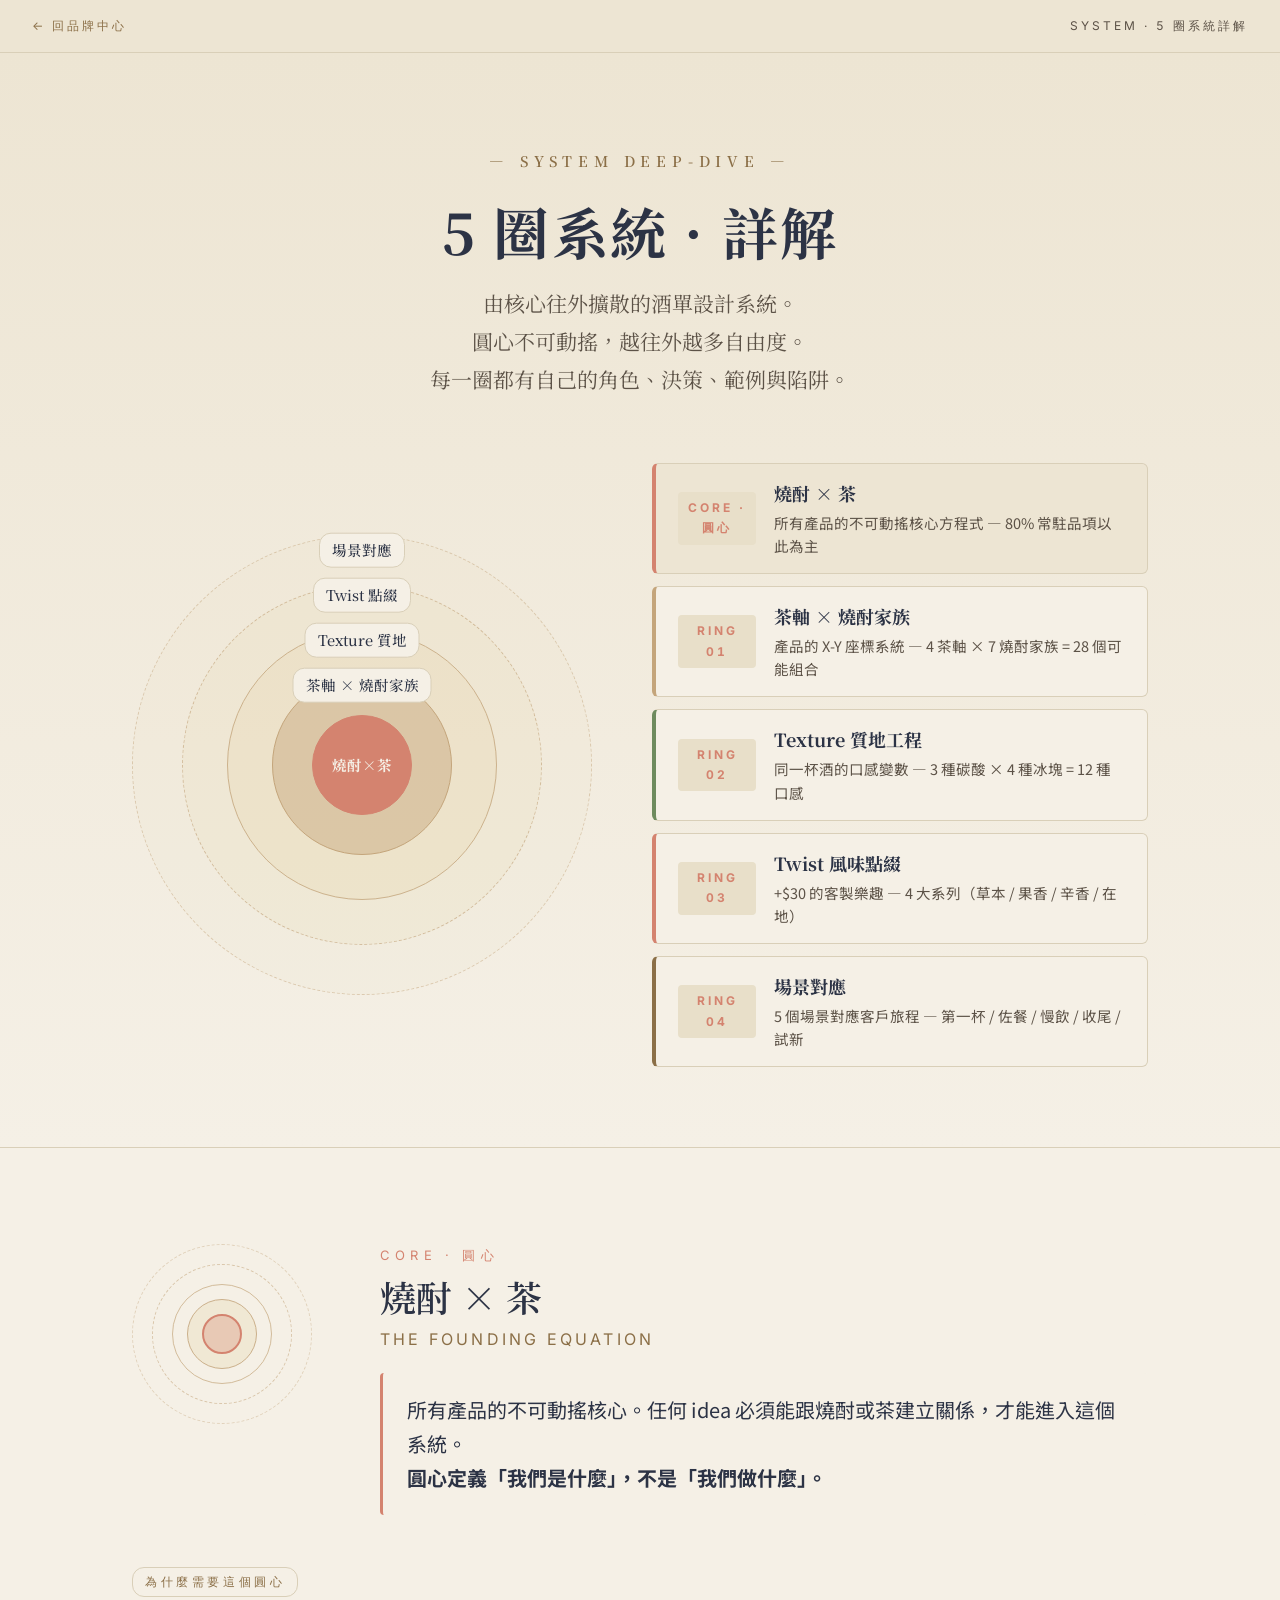
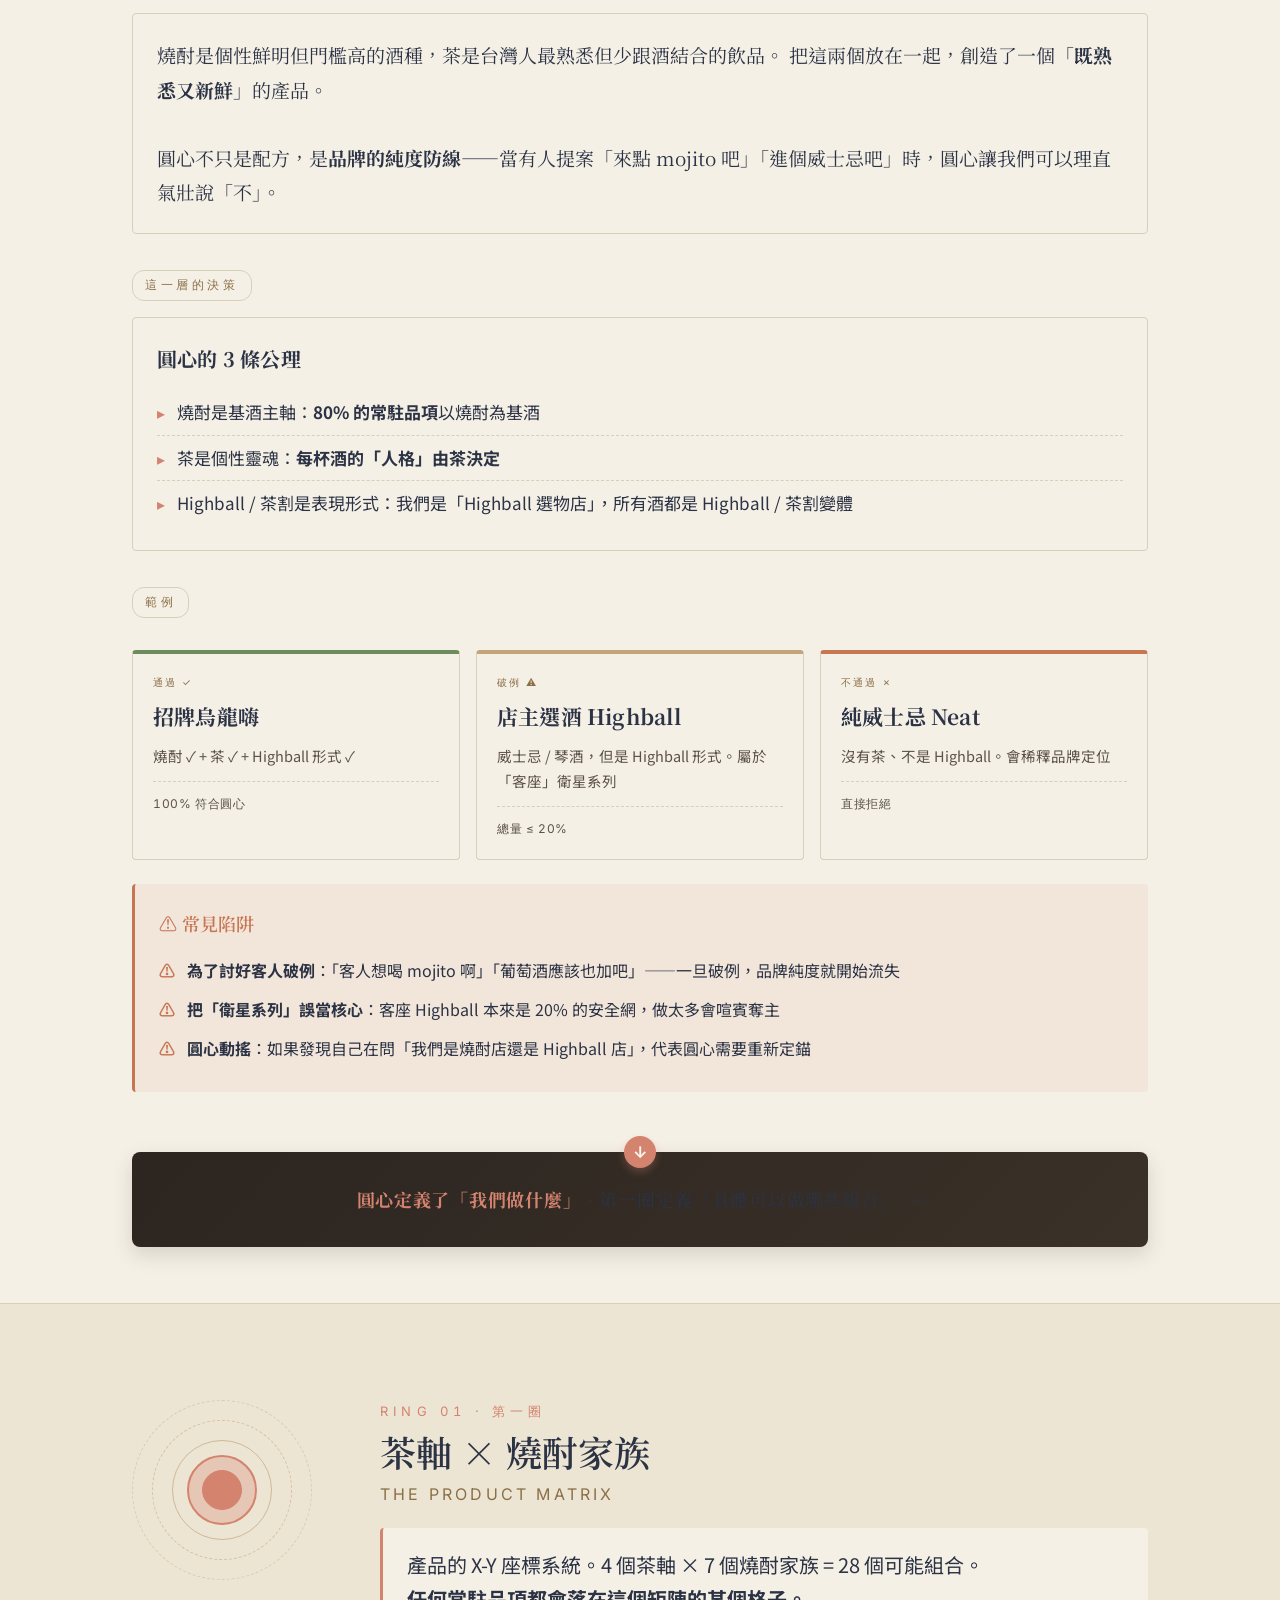
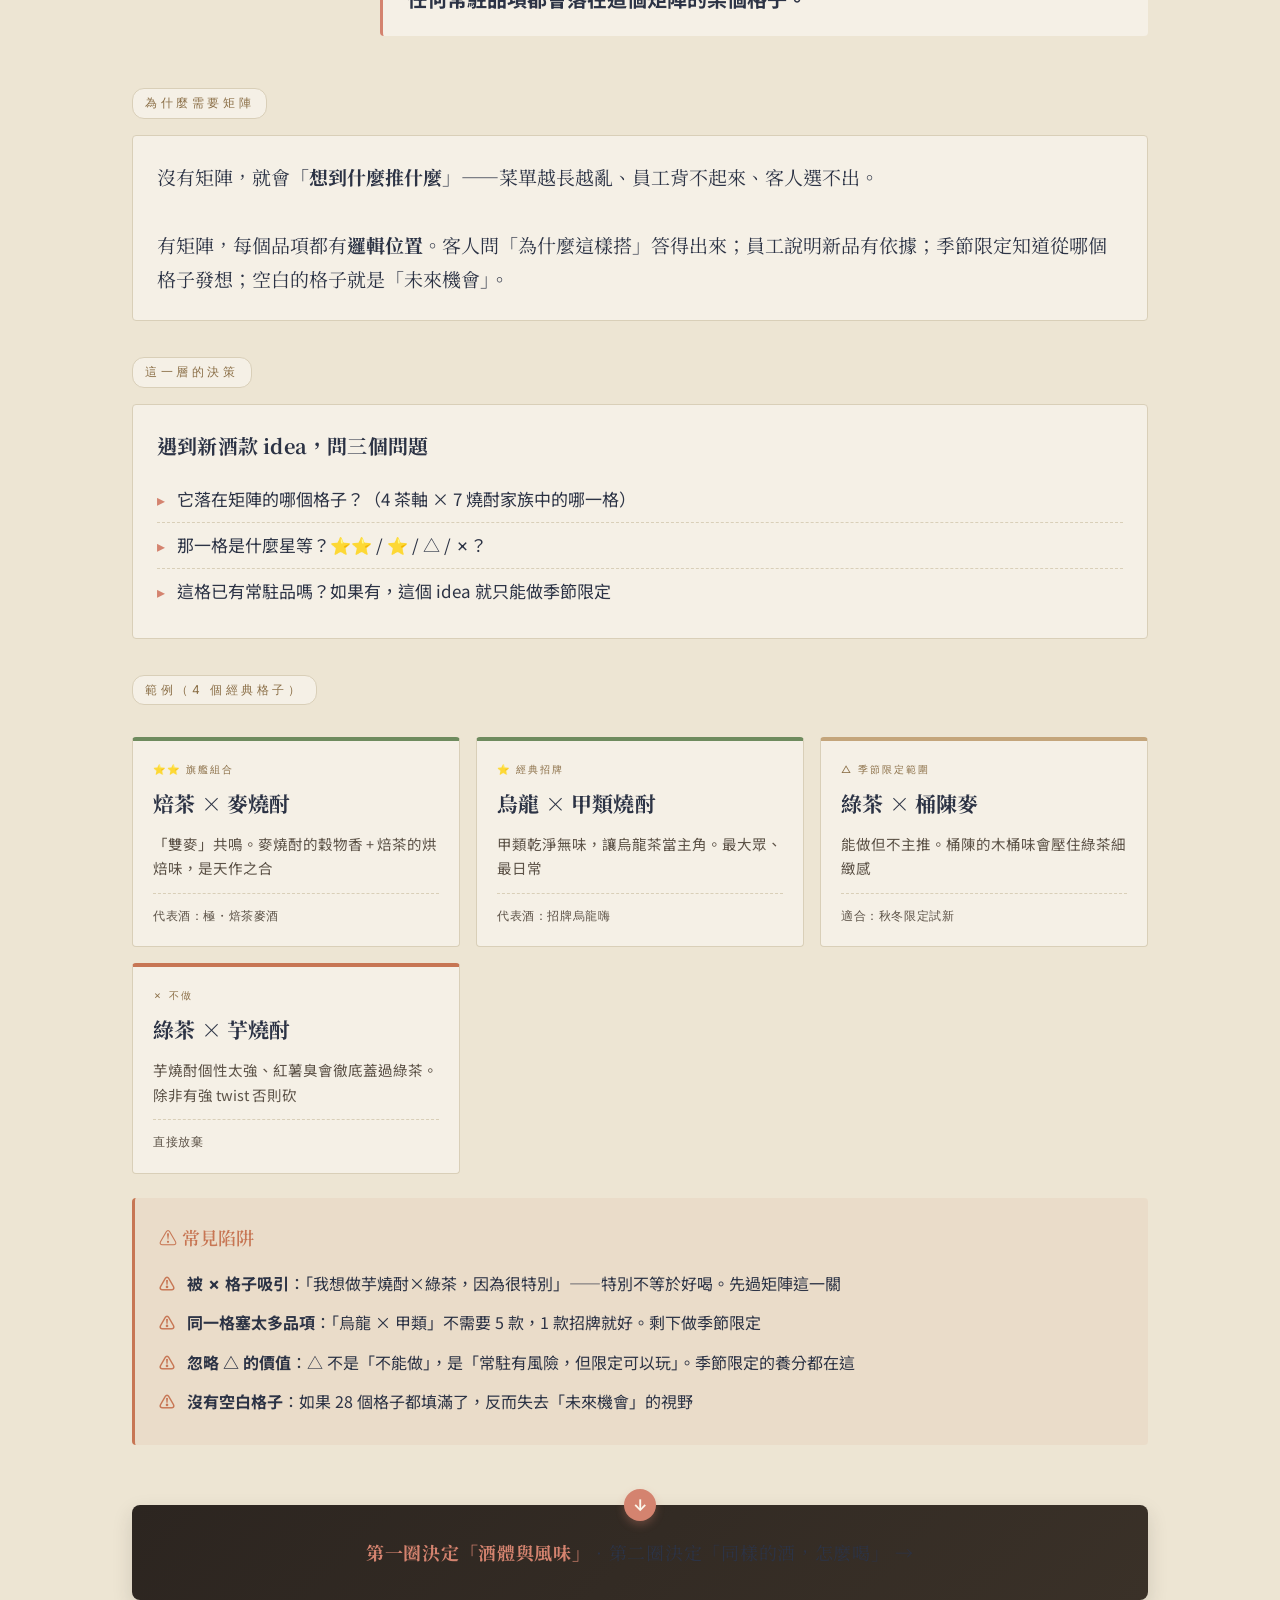
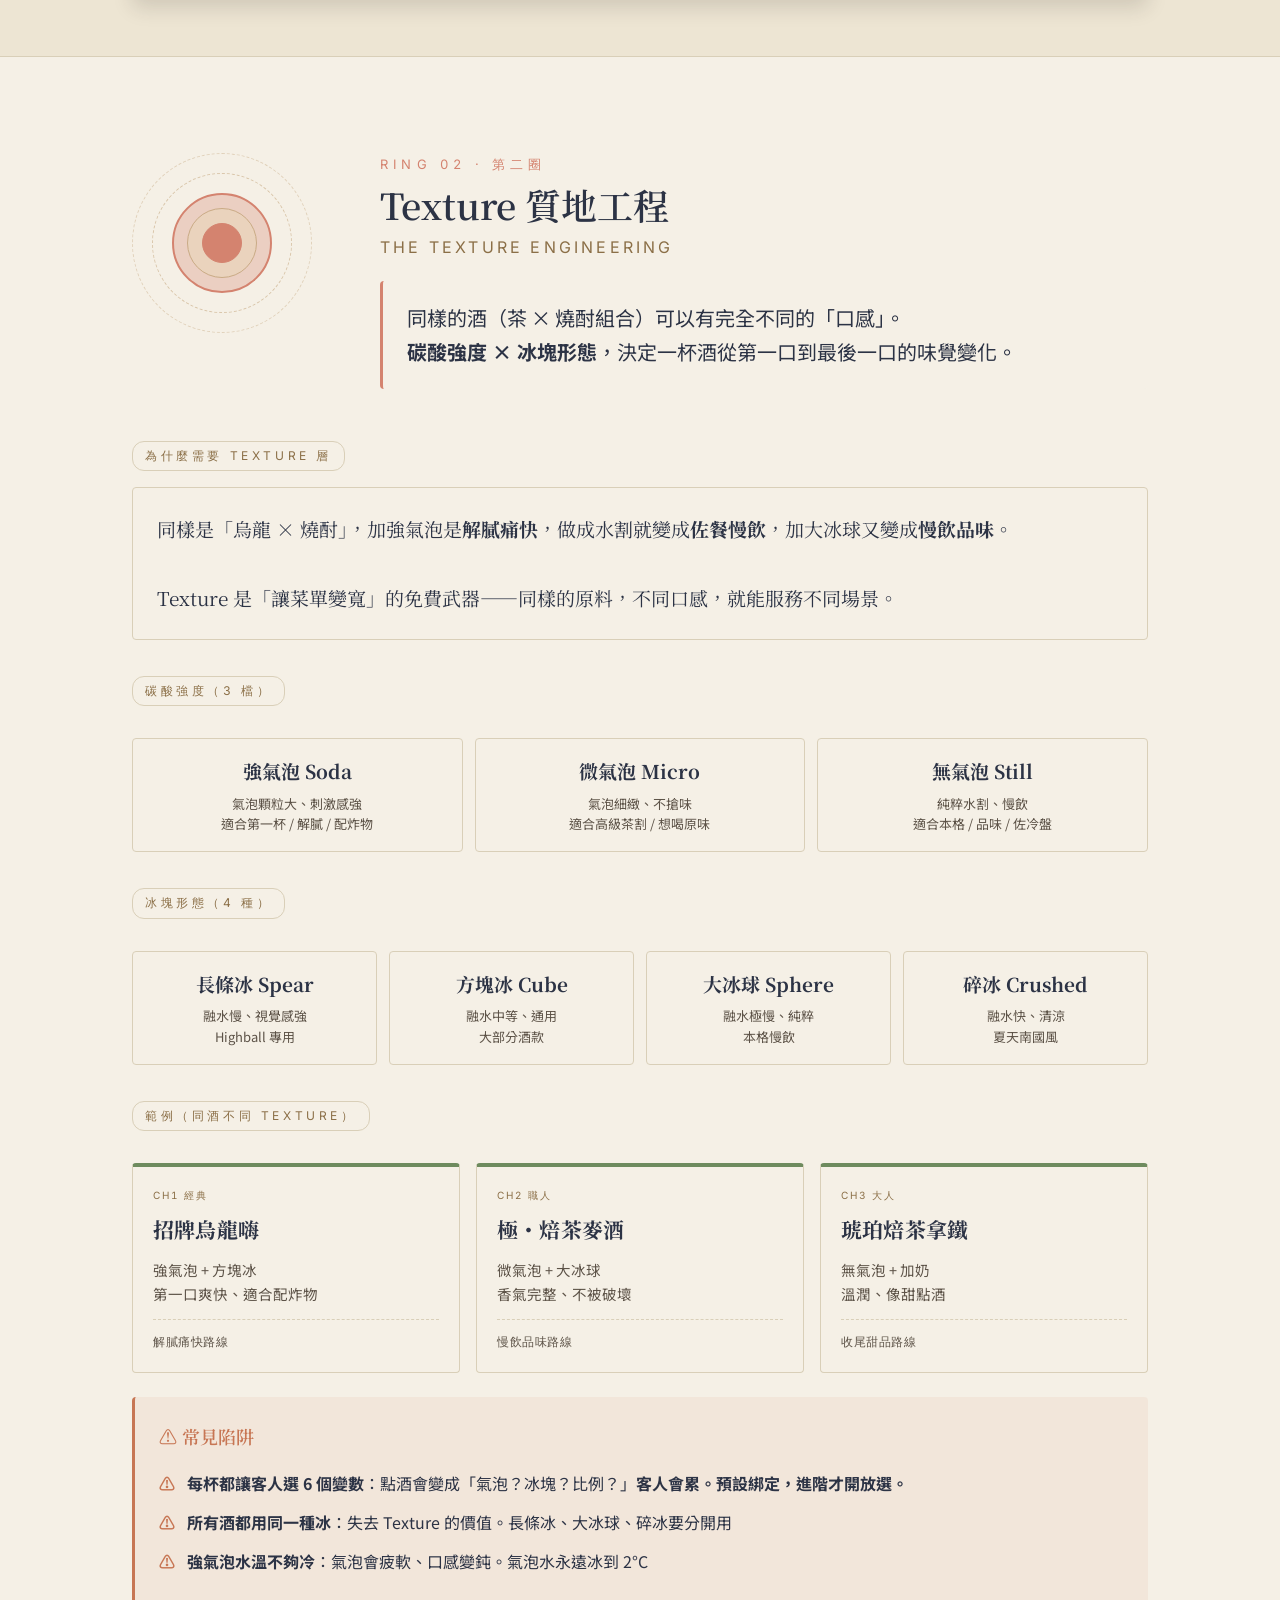
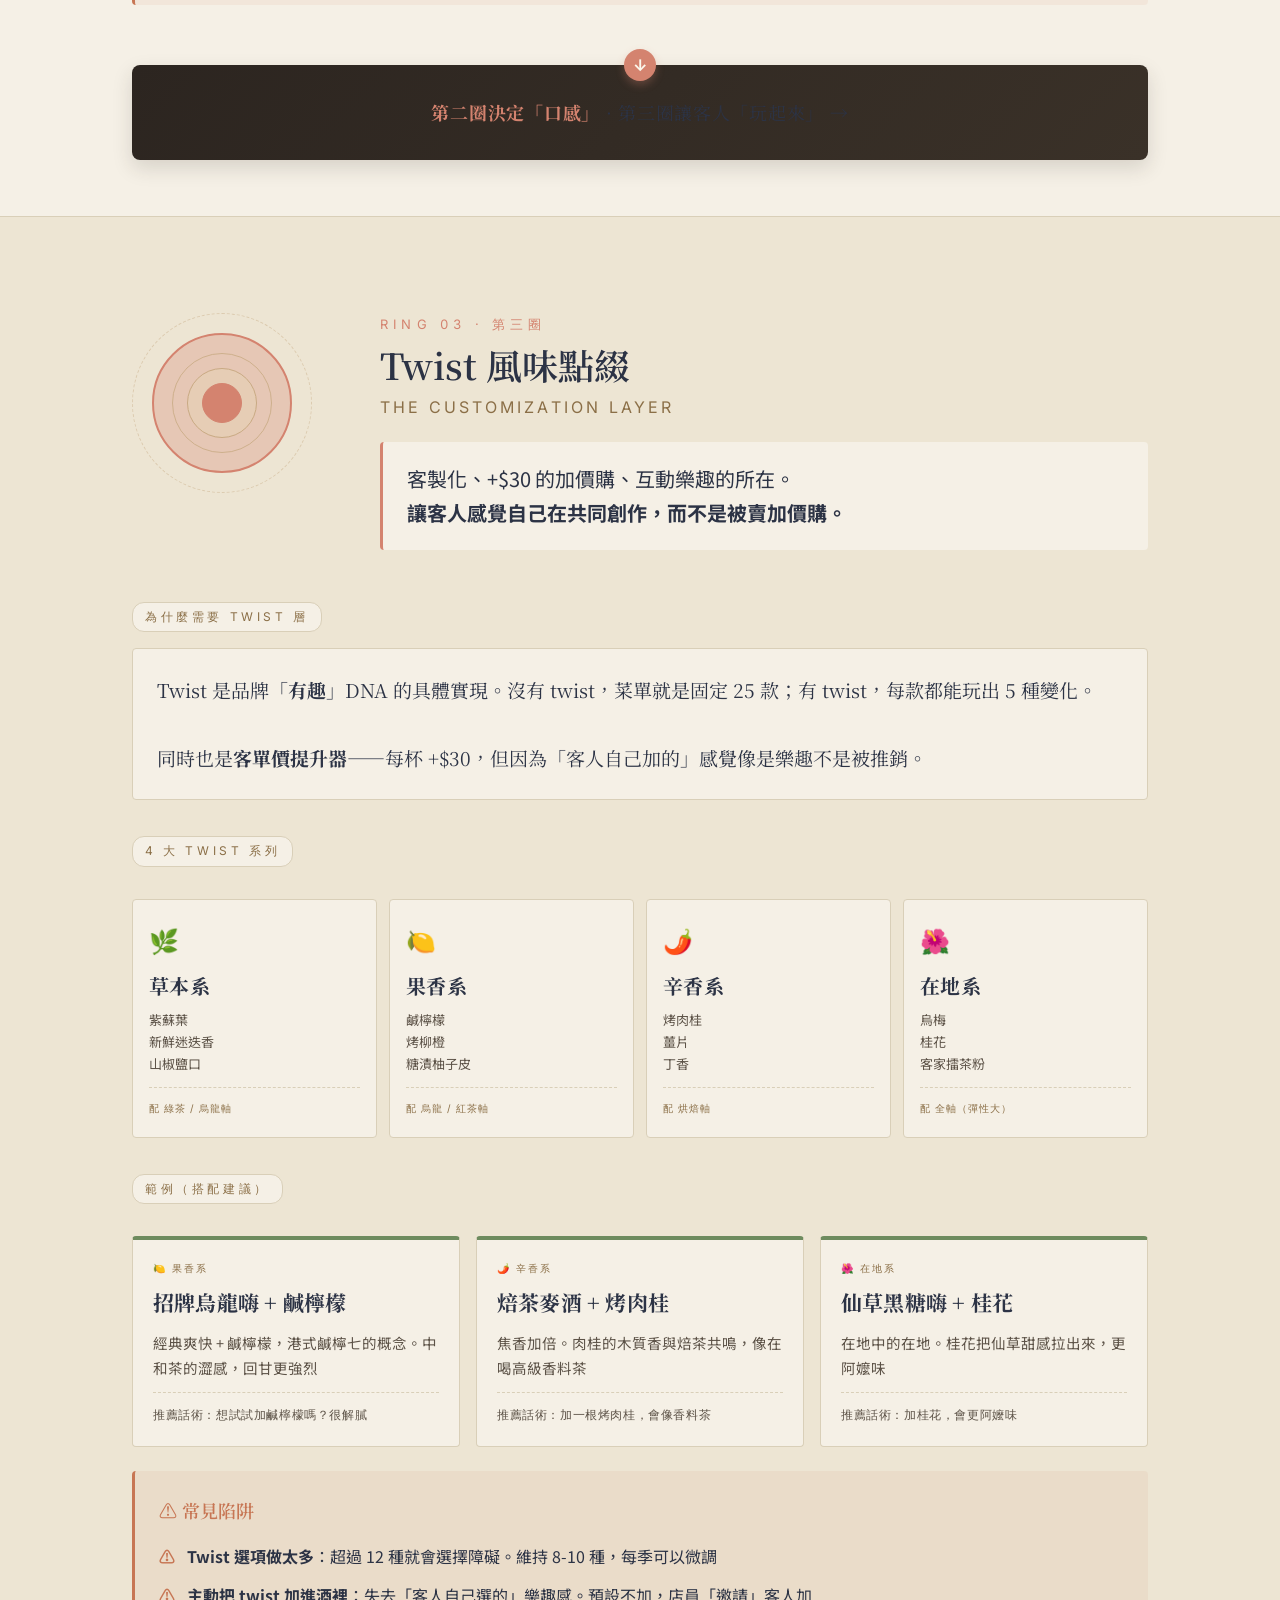
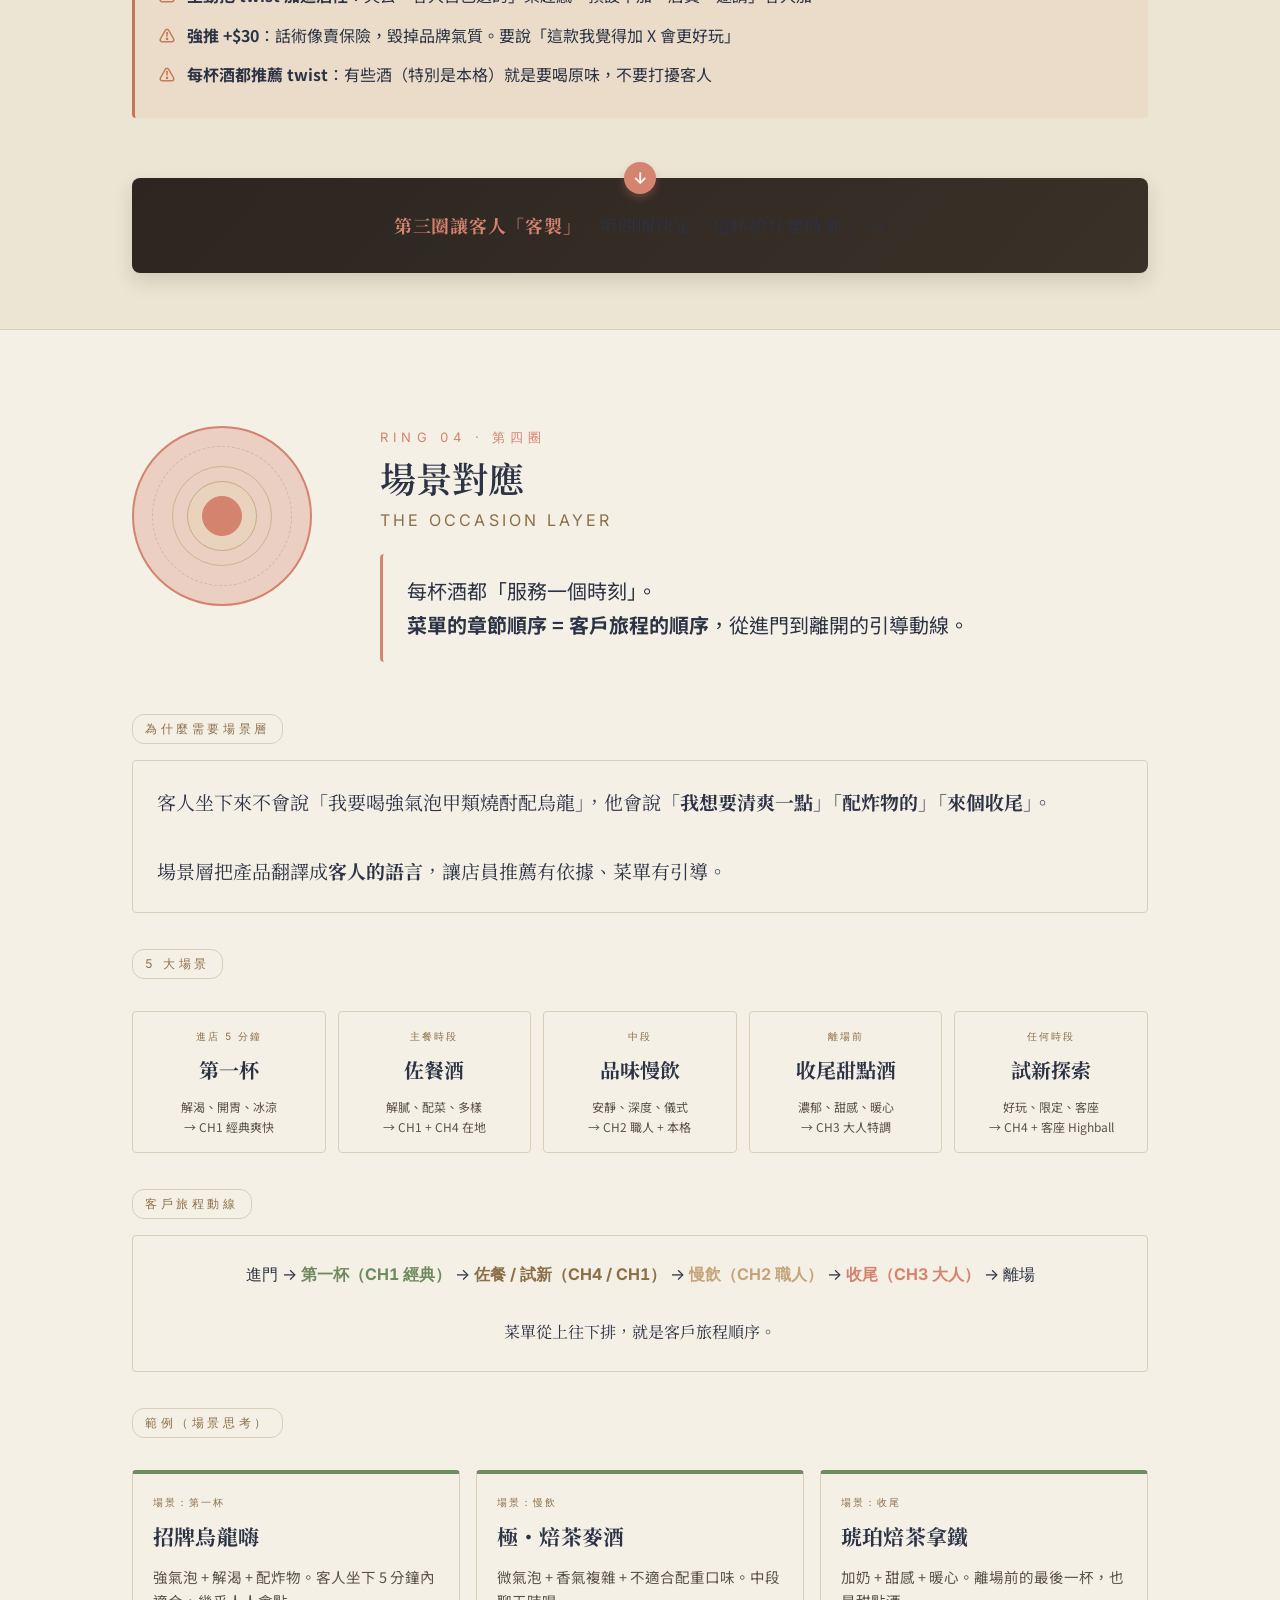
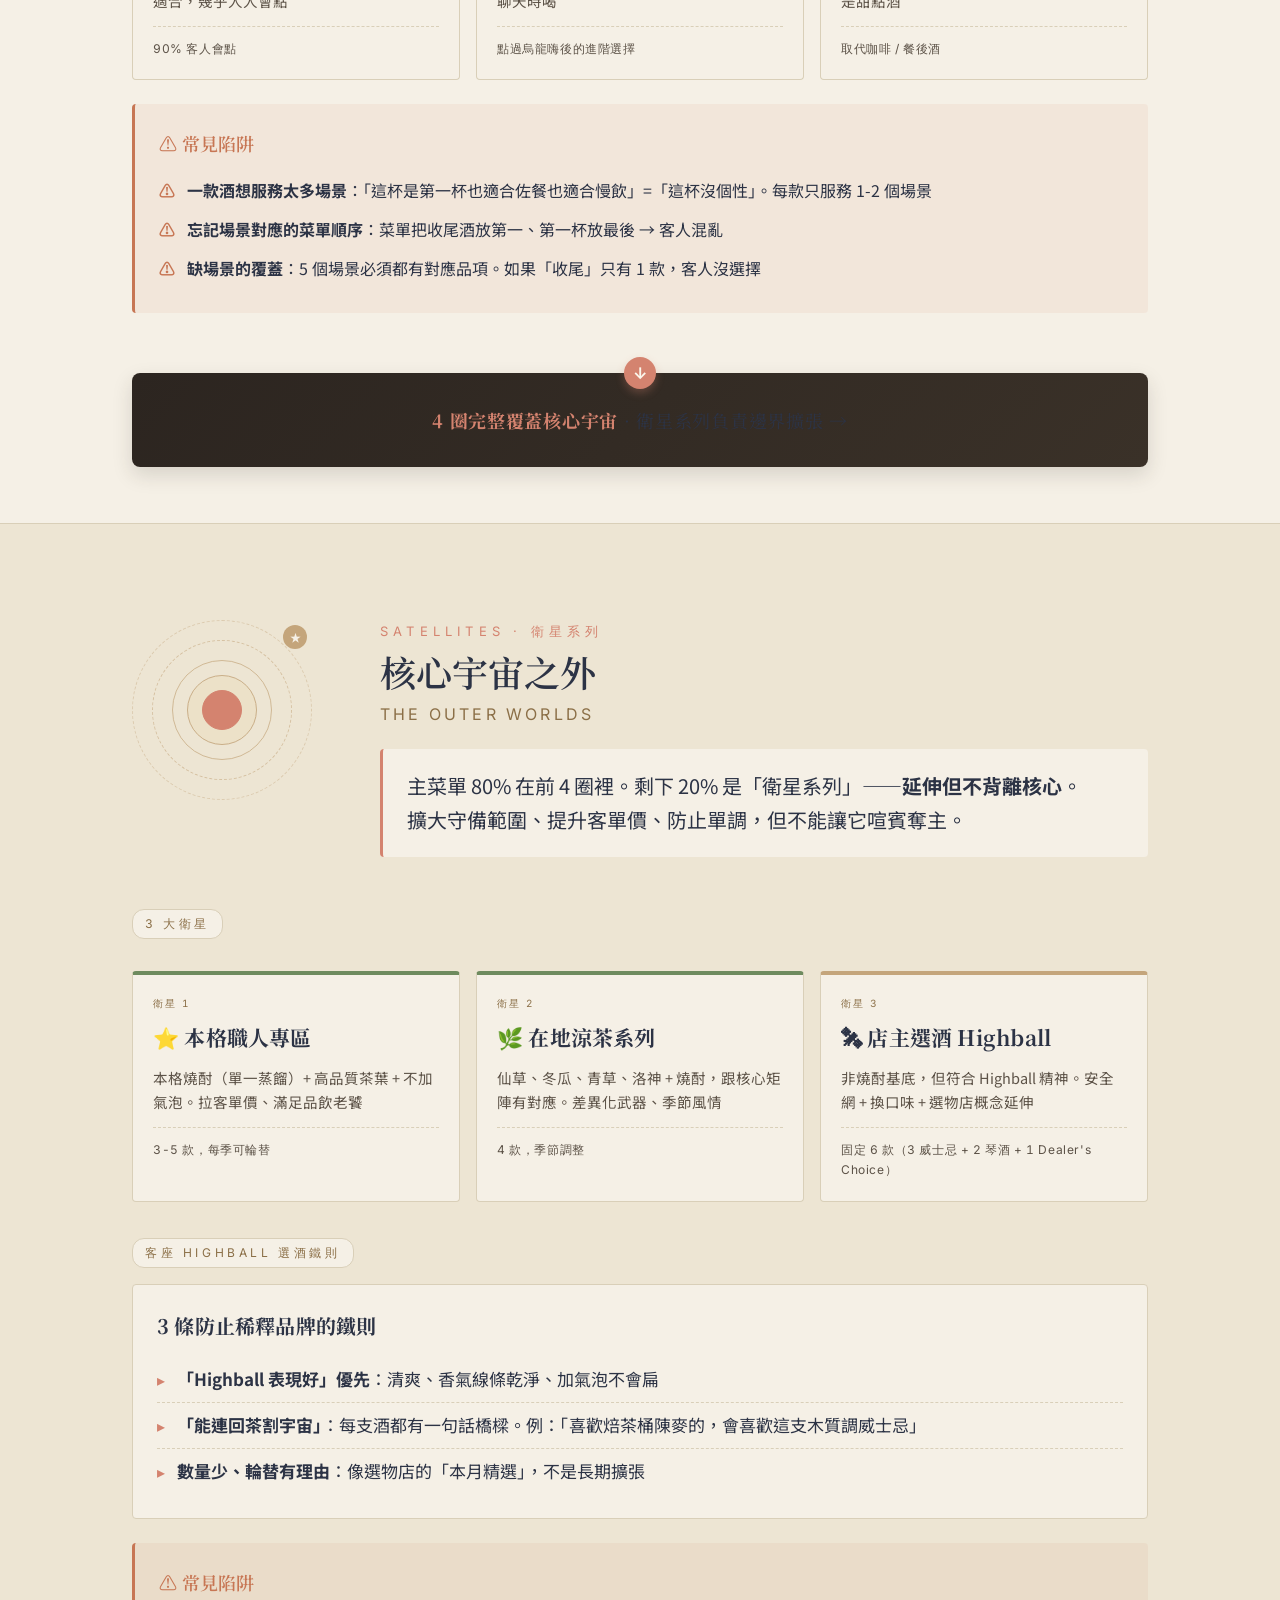
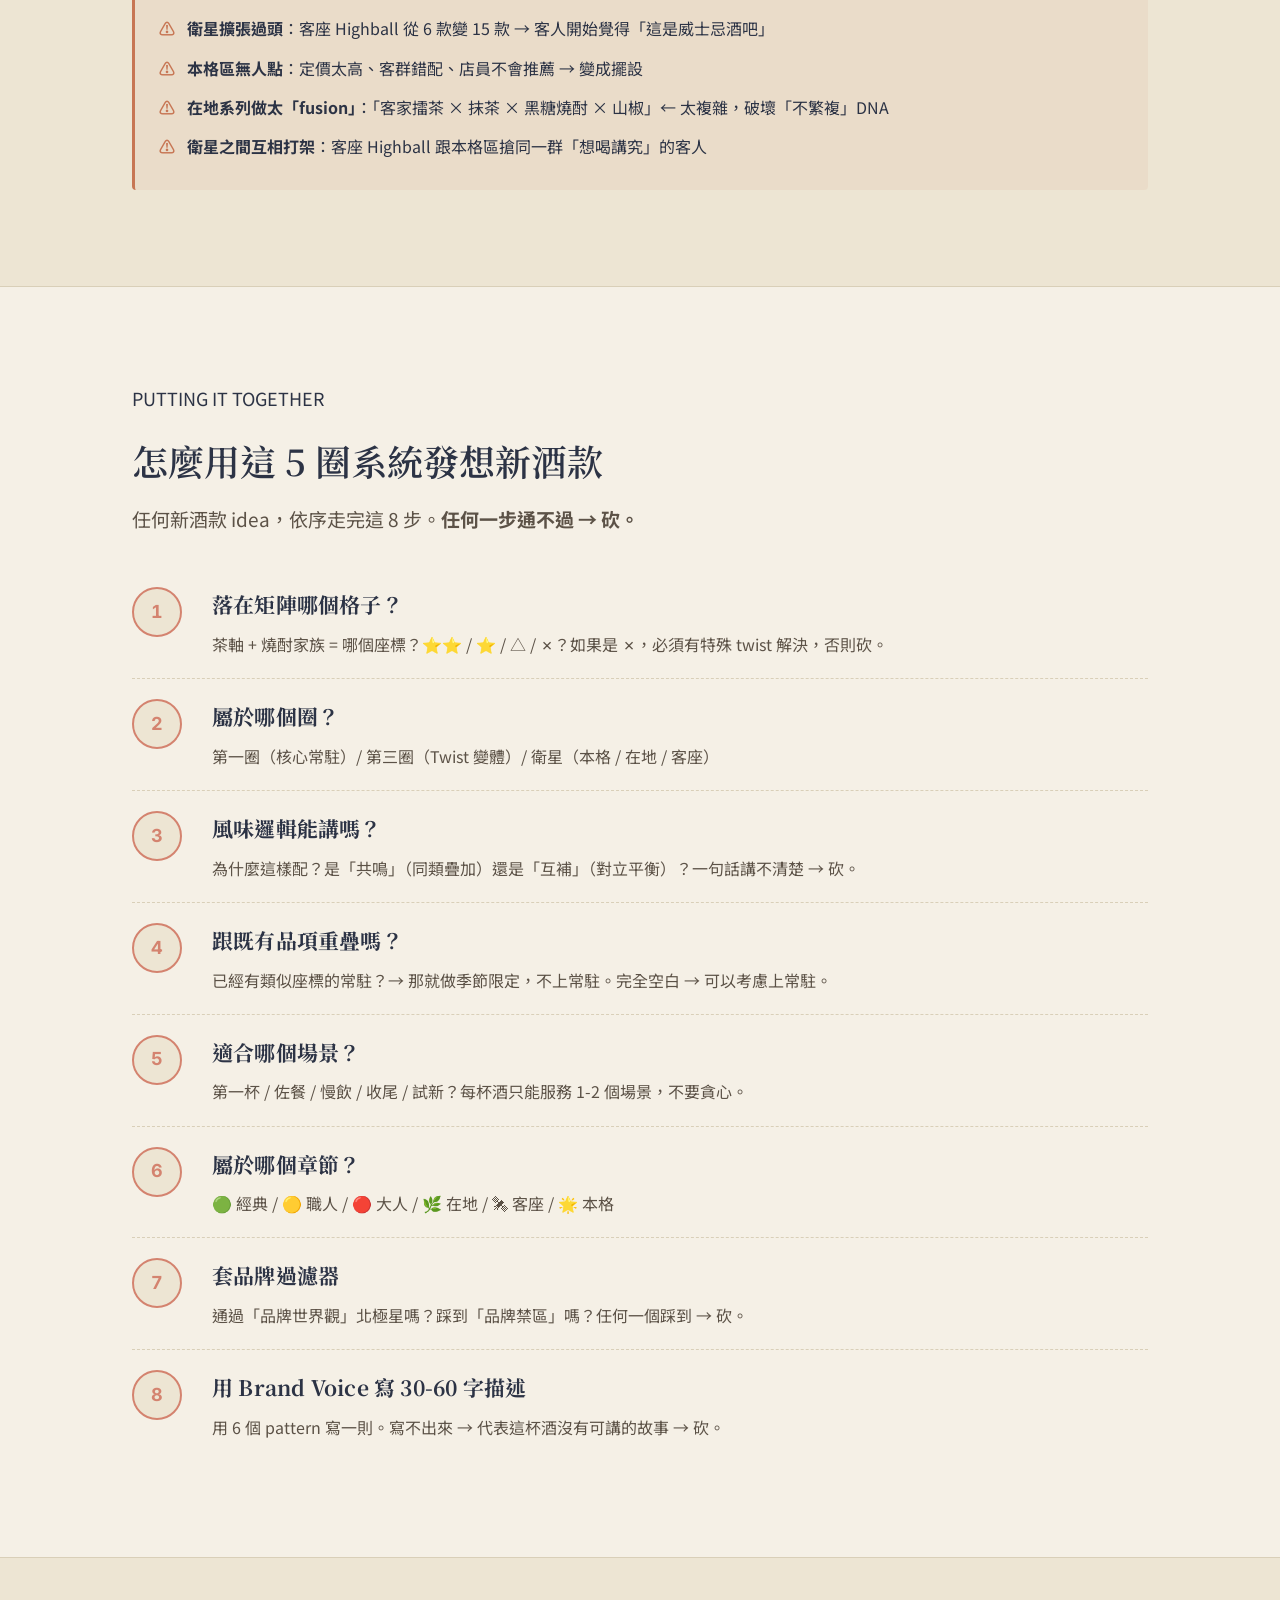
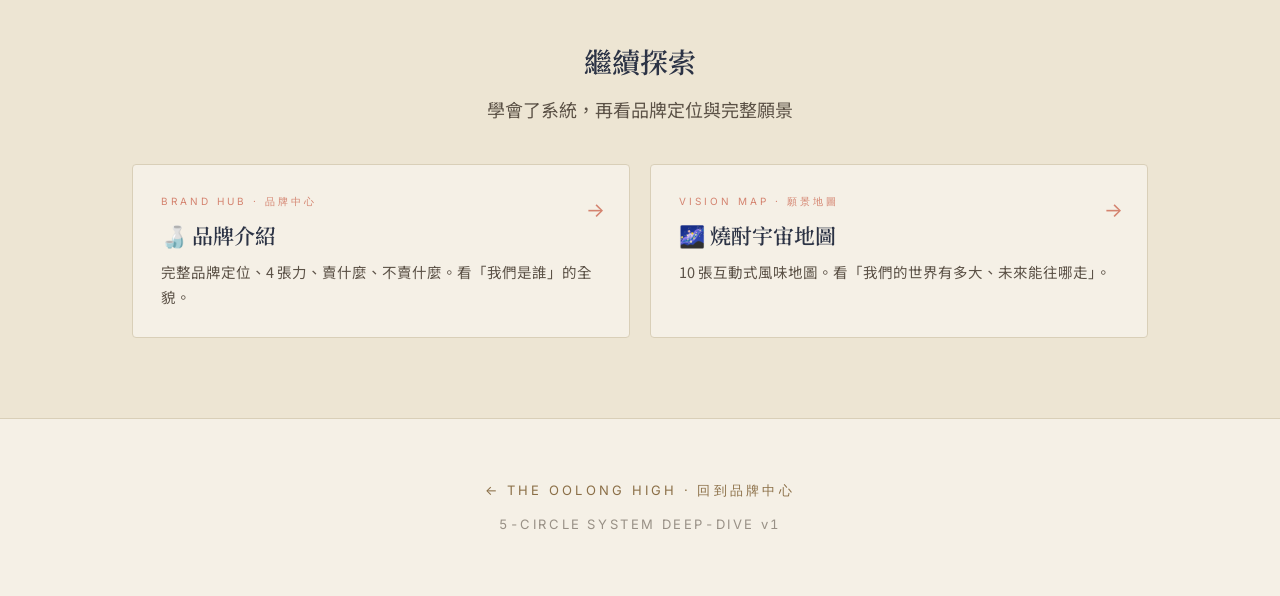
<file: 5圈系統詳解.html>
<!DOCTYPE html>
<html lang="zh-Hant">
<head>
<meta charset="UTF-8">
<meta name="viewport" content="width=device-width, initial-scale=1.0">
<title>5 圈系統詳解 · 台灣第一家烏龍嗨</title>
<link rel="preconnect" href="https://fonts.googleapis.com">
<link rel="preconnect" href="https://fonts.gstatic.com" crossorigin>
<link href="https://fonts.googleapis.com/css2?family=Noto+Serif+TC:wght@400;500;600;700&family=Noto+Sans+TC:wght@300;400;500;700&family=Inter:wght@400;500;600&display=swap" rel="stylesheet">
<style>
  :root {
    --bg-paper: #F5F0E6;
    --bg-paper-2: #EDE5D3;
    --bg-paper-3: #E8DFC9;
    --ink: #2C3345;
    --ink-soft: #5C5247;
    --ink-faint: #8A8073;
    --tea-brown: #8B6F47;
    --barley: #C4A57B;
    --hojicha: #D4836F;
    --green: #6E8B5E;
    --black-sugar: #4A3A2A;
    --line: #D9CFB8;
    --highlight: #E8D9B5;
    --gold: #B8956A;
    --warn: #C77654;
  }

  * { margin: 0; padding: 0; box-sizing: border-box; }

  body {
    background: var(--bg-paper);
    color: var(--ink);
    font-family: "Noto Sans TC", "Inter", system-ui, sans-serif;
    font-weight: 400;
    line-height: 1.7;
    font-size: 18px;
    font-feature-settings: "tnum" on;
  }

  .container { max-width: 1080px; margin: 0 auto; padding: 0 32px; }

  /* === Hero === */
  .hero {
    padding: 96px 0 80px;
    text-align: center;
    border-bottom: 1px solid var(--line);
    background: linear-gradient(180deg, var(--bg-paper-2) 0%, var(--bg-paper) 100%);
  }

  .brand-mark {
    font-family: "Noto Serif TC", serif;
    font-weight: 600;
    font-size: 14.5px;
    letter-spacing: 0.4em;
    color: var(--tea-brown);
    margin-bottom: 24px;
    text-transform: uppercase;
  }

  .brand-title {
    font-family: "Noto Serif TC", serif;
    font-weight: 700;
    font-size: 56px;
    letter-spacing: 0.04em;
    line-height: 1.2;
    color: var(--ink);
    margin-bottom: 20px;
  }

  .brand-tagline {
    font-family: "Noto Serif TC", serif;
    font-size: 21px;
    color: var(--ink-soft);
    max-width: 640px;
    margin: 0 auto;
    line-height: 1.8;
  }

  /* === Hero overview row (circles + summary list) === */
  .hero-overview-row {
    display: grid;
    grid-template-columns: 460px 1fr;
    gap: 60px;
    margin-top: 64px;
    align-items: center;
    text-align: left;
  }

  /* === Overview circles === */
  .overview {
    position: relative;
    height: 480px;
    width: 460px;
  }

  .ov-circle {
    position: absolute;
    top: 50%;
    left: 50%;
    border-radius: 50%;
    transform: translate(-50%, -50%);
    display: flex;
    align-items: center;
    justify-content: center;
    border: 1.5px solid var(--barley);
  }

  .ov-c5 { width: 460px; height: 460px; border-style: dashed; opacity: 0.5; background: rgba(232,217,181,0.15); }
  .ov-c4 { width: 360px; height: 360px; border-style: dashed; opacity: 0.65; background: rgba(232,217,181,0.25); }
  .ov-c3 { width: 270px; height: 270px; opacity: 0.8; background: rgba(232,217,181,0.4); }
  .ov-c2 { width: 180px; height: 180px; background: rgba(196,165,123,0.45); }
  .ov-c1 {
    width: 100px; height: 100px;
    background: var(--hojicha);
    border-color: var(--hojicha);
    color: var(--bg-paper);
    font-weight: 600;
  }

  .ov-label {
    position: absolute;
    font-family: "Noto Serif TC", serif;
    font-weight: 500;
    font-size: 14.5px;
    color: var(--ink);
    background: var(--bg-paper);
    padding: 4px 12px;
    border-radius: 12px;
    border: 1px solid var(--line);
    transform: translate(-50%, -50%);
    white-space: nowrap;
  }

  .ov-l-center { top: 50%; left: 50%; color: var(--bg-paper); background: transparent; border: none; font-weight: 700; font-size: 14.5px; padding: 0; }
  .ov-l-1 { top: calc(50% - 80px); left: 50%; }
  .ov-l-2 { top: calc(50% - 125px); left: 50%; }
  .ov-l-3 { top: calc(50% - 170px); left: 50%; }
  .ov-l-4 { top: calc(50% - 215px); left: 50%; }

  /* === Ring overview list (right side of circles) === */
  .ring-overview-list {
    display: flex;
    flex-direction: column;
    gap: 12px;
  }

  .rol-item {
    display: grid;
    grid-template-columns: 78px 1fr;
    gap: 18px;
    padding: 16px 22px;
    background: var(--bg-paper);
    border: 1px solid var(--line);
    border-radius: 6px;
    border-left: 4px solid var(--barley);
    align-items: center;
    transition: all 0.2s ease;
  }

  .rol-item:hover {
    background: var(--bg-paper-3);
    transform: translateX(4px);
    border-left-color: var(--hojicha);
  }

  .rol-item.is-core { border-left-color: var(--hojicha); background: var(--bg-paper-2); }
  .rol-item.is-r1 { border-left-color: var(--barley); }
  .rol-item.is-r2 { border-left-color: var(--green); }
  .rol-item.is-r3 { border-left-color: var(--hojicha); }
  .rol-item.is-r4 { border-left-color: var(--tea-brown); }

  .rol-num {
    font-family: "Inter", sans-serif;
    font-size: 12px;
    letter-spacing: 0.25em;
    color: var(--hojicha);
    text-transform: uppercase;
    font-weight: 700;
    text-align: center;
    padding: 6px 8px;
    background: var(--bg-paper-3);
    border-radius: 4px;
  }

  .rol-content { line-height: 1.5; }

  .rol-name {
    font-family: "Noto Serif TC", serif;
    font-weight: 700;
    font-size: 18px;
    color: var(--ink);
    margin-bottom: 4px;
  }

  .rol-desc {
    font-size: 14.5px;
    color: var(--ink-soft);
    line-height: 1.6;
  }

  @media (max-width: 968px) {
    .hero-overview-row { grid-template-columns: 1fr; gap: 32px; }
    .overview { margin: 0 auto; }
  }

  /* === Section base === */
  .ring-section {
    padding: 96px 0;
    border-bottom: 1px solid var(--line);
  }

  .ring-section:nth-child(odd) {
    background: var(--bg-paper);
  }

  .ring-section:nth-child(even) {
    background: var(--bg-paper-2);
  }

  .ring-header {
    display: grid;
    grid-template-columns: 200px 1fr;
    gap: 48px;
    align-items: start;
    margin-bottom: 48px;
  }

  .ring-circle-vis {
    position: relative;
    width: 180px;
    height: 180px;
  }

  .ring-circle-vis .ring {
    position: absolute;
    top: 50%;
    left: 50%;
    border-radius: 50%;
    transform: translate(-50%, -50%);
    border: 1.5px solid var(--barley);
  }

  .ring-circle-vis .r5 { width: 180px; height: 180px; border-style: dashed; opacity: 0.4; }
  .ring-circle-vis .r4 { width: 140px; height: 140px; border-style: dashed; opacity: 0.55; }
  .ring-circle-vis .r3 { width: 100px; height: 100px; opacity: 0.7; }
  .ring-circle-vis .r2 { width: 70px; height: 70px; opacity: 0.85; background: rgba(232,217,181,0.4); }
  .ring-circle-vis .r1 { width: 40px; height: 40px; background: var(--hojicha); border-color: var(--hojicha); }

  .ring-circle-vis .active-ring {
    background: rgba(212,131,111,0.3);
    border-color: var(--hojicha);
    border-style: solid !important;
    border-width: 2.5px;
    opacity: 1;
  }

  .ring-info .ring-num {
    font-family: "Inter", sans-serif;
    font-size: 13px;
    letter-spacing: 0.4em;
    color: var(--hojicha);
    text-transform: uppercase;
    margin-bottom: 8px;
  }

  .ring-name {
    font-family: "Noto Serif TC", serif;
    font-weight: 600;
    font-size: 36px;
    line-height: 1.2;
    margin-bottom: 8px;
  }

  .ring-en {
    font-family: "Inter", sans-serif;
    font-size: 16px;
    letter-spacing: 0.2em;
    color: var(--tea-brown);
    margin-bottom: 20px;
    text-transform: uppercase;
  }

  .ring-essence {
    font-size: 20px;
    line-height: 1.7;
    color: var(--ink);
    padding: 20px 24px;
    background: var(--bg-paper);
    border-left: 3px solid var(--hojicha);
    border-radius: 4px;
  }

  .ring-section:nth-child(even) .ring-essence {
    background: var(--bg-paper);
  }

  /* Content blocks */
  .content-block {
    margin-top: 32px;
  }

  .block-label {
    display: inline-block;
    font-family: "Inter", sans-serif;
    font-size: 12px;
    letter-spacing: 0.3em;
    color: var(--tea-brown);
    text-transform: uppercase;
    margin-bottom: 16px;
    padding: 4px 12px;
    background: var(--bg-paper);
    border-radius: 12px;
    border: 1px solid var(--line);
  }

  .ring-section:nth-child(even) .block-label {
    background: var(--bg-paper);
  }

  .block-content {
    font-size: 17px;
    line-height: 1.85;
    color: var(--ink);
  }

  .why-text {
    font-family: "Noto Serif TC", serif;
    font-size: 19px;
    line-height: 1.8;
    color: var(--ink);
    padding: 24px;
    background: var(--bg-paper);
    border-radius: 4px;
    border: 1px solid var(--line);
  }

  .ring-section:nth-child(even) .why-text { background: var(--bg-paper); }

  /* Decision list */
  .decision-list {
    background: var(--bg-paper);
    border-radius: 4px;
    padding: 24px;
    border: 1px solid var(--line);
  }

  .ring-section:nth-child(even) .decision-list { background: var(--bg-paper); }

  .decision-list h4 {
    font-family: "Noto Serif TC", serif;
    font-weight: 700;
    font-size: 20px;
    margin-bottom: 14px;
    color: var(--ink);
    letter-spacing: 0.01em;
  }

  .decision-list ul {
    list-style: none;
    padding: 0;
  }

  .decision-list li {
    padding: 8px 0;
    border-bottom: 1px dashed var(--line);
    font-size: 17px;
    color: var(--ink);
  }

  .decision-list li:last-child { border-bottom: none; }

  .decision-list li::before {
    content: "▸";
    color: var(--hojicha);
    margin-right: 12px;
    font-size: 16px;
  }

  /* Examples grid */
  .examples-grid {
    display: grid;
    grid-template-columns: repeat(3, 1fr);
    gap: 16px;
    margin-top: 16px;
  }

  .example-card {
    padding: 20px;
    background: var(--bg-paper);
    border-radius: 4px;
    border: 1px solid var(--line);
    border-top: 4px solid var(--barley);
  }

  .example-card.good { border-top-color: var(--green); }
  .example-card.warning { border-top-color: var(--barley); }
  .example-card.bad { border-top-color: var(--warn); }

  .ring-section:nth-child(even) .example-card { background: var(--bg-paper); }

  .ex-tag {
    font-family: "Inter", sans-serif;
    font-size: 10px;
    letter-spacing: 0.2em;
    color: var(--tea-brown);
    text-transform: uppercase;
    margin-bottom: 8px;
  }

  .ex-name {
    font-family: "Noto Serif TC", serif;
    font-weight: 700;
    font-size: 21px;
    margin-bottom: 10px;
    color: var(--ink);
    letter-spacing: 0.01em;
  }

  .ex-desc {
    font-size: 14.5px;
    line-height: 1.7;
    color: var(--ink-soft);
  }

  .ex-meta {
    margin-top: 12px;
    padding-top: 12px;
    border-top: 1px dashed var(--line);
    font-family: "Inter", sans-serif;
    font-size: 12px;
    color: var(--ink-soft);
    letter-spacing: 0.05em;
  }

  /* Traps section */
  .trap-block {
    margin-top: 24px;
    padding: 24px;
    background: rgba(199,118,84,0.08);
    border-left: 3px solid var(--warn);
    border-radius: 4px;
  }

  .trap-title {
    font-family: "Noto Serif TC", serif;
    font-weight: 600;
    font-size: 18px;
    color: var(--warn);
    margin-bottom: 12px;
  }

  .trap-list {
    list-style: none;
  }

  .trap-list li {
    padding: 6px 0 6px 28px;
    position: relative;
    font-size: 16px;
    color: var(--ink);
    line-height: 1.7;
  }

  .trap-list li::before {
    content: "⚠";
    position: absolute;
    left: 0;
    color: var(--warn);
    font-weight: 700;
  }

  /* Connector — bridge between rings (darker, more prominent) */
  .connector {
    margin: 60px 0 -40px;
    padding: 32px 40px;
    background: linear-gradient(135deg, #2C2520 0%, #3A3128 100%);
    border-radius: 8px;
    text-align: center;
    font-family: "Noto Serif TC", serif;
    font-size: 18px;
    color: var(--ink-light);
    letter-spacing: 0.04em;
    line-height: 1.7;
    box-shadow: 0 8px 20px rgba(44, 37, 32, 0.15);
    position: relative;
  }

  .connector::before {
    content: "↓";
    position: absolute;
    top: -16px;
    left: 50%;
    transform: translateX(-50%);
    width: 32px;
    height: 32px;
    line-height: 32px;
    text-align: center;
    background: var(--hojicha);
    color: #FBF7EC;
    border-radius: 50%;
    font-family: "Inter", sans-serif;
    font-weight: 700;
    font-size: 16px;
    box-shadow: 0 4px 8px rgba(212, 131, 111, 0.3);
  }

  .connector strong {
    color: var(--hojicha);
    font-weight: 700;
  }

  /* Special tables */
  .texture-grid {
    display: grid;
    grid-template-columns: repeat(3, 1fr);
    gap: 12px;
    margin-top: 16px;
  }

  .texture-cell {
    padding: 16px;
    background: var(--bg-paper);
    border-radius: 4px;
    border: 1px solid var(--line);
    text-align: center;
  }

  .ring-section:nth-child(even) .texture-cell { background: var(--bg-paper); }

  .tex-name {
    font-family: "Noto Serif TC", serif;
    font-weight: 700;
    font-size: 19px;
    margin-bottom: 6px;
    color: var(--ink);
  }

  .tex-desc {
    font-size: 13px;
    color: var(--ink-soft);
    line-height: 1.6;
  }

  /* Twist categories */
  .twist-cats {
    display: grid;
    grid-template-columns: repeat(4, 1fr);
    gap: 12px;
    margin-top: 16px;
  }

  .twist-cat {
    padding: 20px 16px;
    background: var(--bg-paper);
    border-radius: 4px;
    border: 1px solid var(--line);
  }

  .ring-section:nth-child(even) .twist-cat { background: var(--bg-paper); }

  .twist-icon {
    font-size: 24px;
    margin-bottom: 8px;
  }

  .twist-name {
    font-family: "Noto Serif TC", serif;
    font-weight: 700;
    font-size: 20px;
    margin-bottom: 6px;
    color: var(--ink);
    letter-spacing: 0.02em;
  }

  .twist-items {
    font-size: 13px;
    color: var(--ink-soft);
    line-height: 1.7;
  }

  .twist-pair {
    margin-top: 12px;
    padding-top: 12px;
    border-top: 1px dashed var(--line);
    font-family: "Inter", sans-serif;
    font-size: 10px;
    letter-spacing: 0.1em;
    color: var(--tea-brown);
    text-transform: uppercase;
  }

  /* Scenario list */
  .scenarios {
    display: grid;
    grid-template-columns: repeat(5, 1fr);
    gap: 12px;
    margin-top: 16px;
  }

  .scenario {
    padding: 16px;
    background: var(--bg-paper);
    border-radius: 4px;
    border: 1px solid var(--line);
    text-align: center;
  }

  .ring-section:nth-child(even) .scenario { background: var(--bg-paper); }

  .scen-time {
    font-family: "Inter", sans-serif;
    font-size: 10px;
    letter-spacing: 0.2em;
    color: var(--tea-brown);
    text-transform: uppercase;
    margin-bottom: 8px;
  }

  .scen-name {
    font-family: "Noto Serif TC", serif;
    font-weight: 700;
    font-size: 20px;
    margin-bottom: 10px;
    color: var(--ink);
  }

  .scen-chapter {
    font-size: 12px;
    color: var(--ink-soft);
    line-height: 1.6;
  }

  /* SOP timeline */
  .sop-timeline {
    margin-top: 32px;
    counter-reset: sop;
  }

  .sop-step {
    display: grid;
    grid-template-columns: 60px 1fr;
    gap: 20px;
    padding: 20px 0;
    border-bottom: 1px dashed var(--line);
  }

  .sop-step:last-child { border-bottom: none; }

  .sop-num {
    counter-increment: sop;
    width: 50px;
    height: 50px;
    border-radius: 50%;
    background: var(--bg-paper-2);
    border: 2px solid var(--hojicha);
    display: flex;
    align-items: center;
    justify-content: center;
    font-family: "Inter", sans-serif;
    font-weight: 700;
    font-size: 18px;
    color: var(--hojicha);
  }

  .sop-num::before { content: counter(sop); }

  .sop-content h4 {
    font-family: "Noto Serif TC", serif;
    font-weight: 700;
    font-size: 21px;
    margin-bottom: 8px;
    color: var(--ink);
    letter-spacing: 0.01em;
  }

  .sop-content p {
    font-size: 16px;
    color: var(--ink-soft);
    line-height: 1.7;
  }

  /* Top nav */
  .top-nav {
    padding: 16px 32px;
    background: var(--bg-paper-2);
    border-bottom: 1px solid var(--line);
    display: flex;
    justify-content: space-between;
    align-items: center;
    font-family: "Inter", sans-serif;
    font-size: 12px;
    letter-spacing: 0.25em;
    text-transform: uppercase;
  }
  .top-nav a { color: var(--tea-brown); text-decoration: none; transition: color 0.2s; }
  .top-nav a:hover { color: var(--ink); }

  /* Related */
  .related { padding: 80px 0; background: var(--bg-paper-2); border-bottom: 1px solid var(--line); }
  .related-h { font-family: "Noto Serif TC", serif; font-weight: 600; font-size: 28px; text-align: center; margin-bottom: 8px; }
  .related-sub { text-align: center; color: var(--ink-soft); margin-bottom: 40px; }
  .related-grid { display: grid; grid-template-columns: repeat(2, 1fr); gap: 20px; }
  .related-card { padding: 28px; background: var(--bg-paper); border: 1px solid var(--line); border-radius: 4px; text-decoration: none; color: var(--ink); transition: all 0.25s; display: block; position: relative; }
  .related-card:hover { background: var(--highlight); transform: translateY(-2px); border-color: var(--barley); }
  .related-card::after { content: "→"; position: absolute; top: 28px; right: 24px; color: var(--hojicha); font-family: "Inter", sans-serif; font-size: 20px; transition: transform 0.25s; }
  .related-card:hover::after { transform: translateX(4px); }
  .related-tag { font-family: "Inter", sans-serif; font-size: 10px; letter-spacing: 0.3em; color: var(--hojicha); text-transform: uppercase; margin-bottom: 8px; }
  .related-title { font-family: "Noto Serif TC", serif; font-weight: 600; font-size: 21px; margin-bottom: 6px; padding-right: 32px; }
  .related-desc { font-size: 14.5px; color: var(--ink-soft); line-height: 1.7; }

  /* Footer */
  footer {
    text-align: center;
    padding: 60px 0;
    color: var(--ink-soft);
    font-family: "Inter", sans-serif;
    font-size: 13px;
    letter-spacing: 0.2em;
  }

  @media (max-width: 768px) {
    .brand-title { font-size: 36px; }
    .ring-header { grid-template-columns: 1fr; gap: 24px; }
    .ring-circle-vis { margin: 0 auto; }
    .examples-grid, .twist-cats, .scenarios { grid-template-columns: 1fr; }
    .texture-grid { grid-template-columns: 1fr 1fr; }
  }
</style>
</head>
<body>

<!-- =========== TOP NAV =========== -->
<nav class="top-nav">
  <a href="index.html">← 回品牌中心</a>
  <span style="color: var(--ink-soft);">SYSTEM · 5 圈系統詳解</span>
</nav>

<!-- =========== HERO =========== -->
<header class="hero">
  <div class="container">
    <div class="brand-mark">— System Deep-Dive —</div>
    <h1 class="brand-title">5 圈系統 · 詳解</h1>
    <p class="brand-tagline">
      由核心往外擴散的酒單設計系統。<br>
      圓心不可動搖，越往外越多自由度。<br>
      每一圈都有自己的角色、決策、範例與陷阱。
    </p>

    <div class="hero-overview-row">
      <div class="overview">
        <div class="ov-circle ov-c5"></div>
        <div class="ov-circle ov-c4"></div>
        <div class="ov-circle ov-c3"></div>
        <div class="ov-circle ov-c2"></div>
        <div class="ov-circle ov-c1"></div>
        <div class="ov-label ov-l-center">燒酎×茶</div>
        <div class="ov-label ov-l-1">茶軸 × 燒酎家族</div>
        <div class="ov-label ov-l-2">Texture 質地</div>
        <div class="ov-label ov-l-3">Twist 點綴</div>
        <div class="ov-label ov-l-4">場景對應</div>
      </div>

      <div class="ring-overview-list">
        <div class="rol-item is-core">
          <div class="rol-num">CORE · 圓心</div>
          <div class="rol-content">
            <div class="rol-name">燒酎 × 茶</div>
            <div class="rol-desc">所有產品的不可動搖核心方程式 — 80% 常駐品項以此為主</div>
          </div>
        </div>
        <div class="rol-item is-r1">
          <div class="rol-num">RING 01</div>
          <div class="rol-content">
            <div class="rol-name">茶軸 × 燒酎家族</div>
            <div class="rol-desc">產品的 X-Y 座標系統 — 4 茶軸 × 7 燒酎家族 = 28 個可能組合</div>
          </div>
        </div>
        <div class="rol-item is-r2">
          <div class="rol-num">RING 02</div>
          <div class="rol-content">
            <div class="rol-name">Texture 質地工程</div>
            <div class="rol-desc">同一杯酒的口感變數 — 3 種碳酸 × 4 種冰塊 = 12 種口感</div>
          </div>
        </div>
        <div class="rol-item is-r3">
          <div class="rol-num">RING 03</div>
          <div class="rol-content">
            <div class="rol-name">Twist 風味點綴</div>
            <div class="rol-desc">+$30 的客製樂趣 — 4 大系列（草本 / 果香 / 辛香 / 在地）</div>
          </div>
        </div>
        <div class="rol-item is-r4">
          <div class="rol-num">RING 04</div>
          <div class="rol-content">
            <div class="rol-name">場景對應</div>
            <div class="rol-desc">5 個場景對應客戶旅程 — 第一杯 / 佐餐 / 慢飲 / 收尾 / 試新</div>
          </div>
        </div>
      </div>
    </div>
  </div>
</header>


<!-- =========== 圓心 =========== -->
<section class="ring-section">
  <div class="container">
    <div class="ring-header">
      <div class="ring-circle-vis">
        <div class="ring r5"></div>
        <div class="ring r4"></div>
        <div class="ring r3"></div>
        <div class="ring r2"></div>
        <div class="ring r1 active-ring"></div>
      </div>
      <div class="ring-info">
        <div class="ring-num">CORE · 圓心</div>
        <h2 class="ring-name">燒酎 × 茶</h2>
        <div class="ring-en">The Founding Equation</div>
        <div class="ring-essence">
          所有產品的不可動搖核心。任何 idea 必須能跟燒酎或茶建立關係，才能進入這個系統。<br>
          <strong>圓心定義「我們是什麼」，不是「我們做什麼」。</strong>
        </div>
      </div>
    </div>

    <div class="content-block">
      <div class="block-label">為什麼需要這個圓心</div>
      <div class="why-text">
        燒酎是個性鮮明但門檻高的酒種，茶是台灣人最熟悉但少跟酒結合的飲品。
        把這兩個放在一起，創造了一個「<strong>既熟悉又新鮮</strong>」的產品。<br><br>
        圓心不只是配方，是<strong>品牌的純度防線</strong>——當有人提案「來點 mojito 吧」「進個威士忌吧」時，圓心讓我們可以理直氣壯說「不」。
      </div>
    </div>

    <div class="content-block">
      <div class="block-label">這一層的決策</div>
      <div class="decision-list">
        <h4>圓心的 3 條公理</h4>
        <ul>
          <li>燒酎是基酒主軸：<strong>80% 的常駐品項</strong>以燒酎為基酒</li>
          <li>茶是個性靈魂：<strong>每杯酒的「人格」由茶決定</strong></li>
          <li>Highball / 茶割是表現形式：我們是「Highball 選物店」，所有酒都是 Highball / 茶割變體</li>
        </ul>
      </div>
    </div>

    <div class="content-block">
      <div class="block-label">範例</div>
      <div class="examples-grid">
        <div class="example-card good">
          <div class="ex-tag">通過 ✓</div>
          <div class="ex-name">招牌烏龍嗨</div>
          <div class="ex-desc">燒酎 ✓ + 茶 ✓ + Highball 形式 ✓</div>
          <div class="ex-meta">100% 符合圓心</div>
        </div>
        <div class="example-card warning">
          <div class="ex-tag">破例 ⚠</div>
          <div class="ex-name">店主選酒 Highball</div>
          <div class="ex-desc">威士忌 / 琴酒，但是 Highball 形式。屬於「客座」衛星系列</div>
          <div class="ex-meta">總量 ≤ 20%</div>
        </div>
        <div class="example-card bad">
          <div class="ex-tag">不通過 ✗</div>
          <div class="ex-name">純威士忌 Neat</div>
          <div class="ex-desc">沒有茶、不是 Highball。會稀釋品牌定位</div>
          <div class="ex-meta">直接拒絕</div>
        </div>
      </div>
    </div>

    <div class="trap-block">
      <div class="trap-title">⚠ 常見陷阱</div>
      <ul class="trap-list">
        <li><strong>為了討好客人破例</strong>：「客人想喝 mojito 啊」「葡萄酒應該也加吧」——一旦破例，品牌純度就開始流失</li>
        <li><strong>把「衛星系列」誤當核心</strong>：客座 Highball 本來是 20% 的安全網，做太多會喧賓奪主</li>
        <li><strong>圓心動搖</strong>：如果發現自己在問「我們是燒酎店還是 Highball 店」，代表圓心需要重新定錨</li>
      </ul>
    </div>
  </div>

  <div class="container">
    <div class="connector">
      <strong>圓心定義了「我們做什麼」</strong> · 第一圈定義「具體可以做哪些組合」 →
    </div>
  </div>
</section>


<!-- =========== 第一圈 =========== -->
<section class="ring-section">
  <div class="container">
    <div class="ring-header">
      <div class="ring-circle-vis">
        <div class="ring r5"></div>
        <div class="ring r4"></div>
        <div class="ring r3"></div>
        <div class="ring r2 active-ring"></div>
        <div class="ring r1"></div>
      </div>
      <div class="ring-info">
        <div class="ring-num">RING 01 · 第一圈</div>
        <h2 class="ring-name">茶軸 × 燒酎家族</h2>
        <div class="ring-en">The Product Matrix</div>
        <div class="ring-essence">
          產品的 X-Y 座標系統。4 個茶軸 × 7 個燒酎家族 = 28 個可能組合。<br>
          <strong>任何常駐品項都會落在這個矩陣的某個格子。</strong>
        </div>
      </div>
    </div>

    <div class="content-block">
      <div class="block-label">為什麼需要矩陣</div>
      <div class="why-text">
        沒有矩陣，就會「<strong>想到什麼推什麼</strong>」——菜單越長越亂、員工背不起來、客人選不出。<br><br>
        有矩陣，每個品項都有<strong>邏輯位置</strong>。客人問「為什麼這樣搭」答得出來；員工說明新品有依據；季節限定知道從哪個格子發想；空白的格子就是「未來機會」。
      </div>
    </div>

    <div class="content-block">
      <div class="block-label">這一層的決策</div>
      <div class="decision-list">
        <h4>遇到新酒款 idea，問三個問題</h4>
        <ul>
          <li>它落在矩陣的哪個格子？（4 茶軸 × 7 燒酎家族中的哪一格）</li>
          <li>那一格是什麼星等？⭐⭐ / ⭐ / △ / ✗？</li>
          <li>這格已有常駐品嗎？如果有，這個 idea 就只能做季節限定</li>
        </ul>
      </div>
    </div>

    <div class="content-block">
      <div class="block-label">範例（4 個經典格子）</div>
      <div class="examples-grid">
        <div class="example-card good">
          <div class="ex-tag">⭐⭐ 旗艦組合</div>
          <div class="ex-name">焙茶 × 麥燒酎</div>
          <div class="ex-desc">「雙麥」共鳴。麥燒酎的穀物香 + 焙茶的烘焙味，是天作之合</div>
          <div class="ex-meta">代表酒：極・焙茶麥酒</div>
        </div>
        <div class="example-card good">
          <div class="ex-tag">⭐ 經典招牌</div>
          <div class="ex-name">烏龍 × 甲類燒酎</div>
          <div class="ex-desc">甲類乾淨無味，讓烏龍茶當主角。最大眾、最日常</div>
          <div class="ex-meta">代表酒：招牌烏龍嗨</div>
        </div>
        <div class="example-card warning">
          <div class="ex-tag">△ 季節限定範圍</div>
          <div class="ex-name">綠茶 × 桶陳麥</div>
          <div class="ex-desc">能做但不主推。桶陳的木桶味會壓住綠茶細緻感</div>
          <div class="ex-meta">適合：秋冬限定試新</div>
        </div>
        <div class="example-card bad">
          <div class="ex-tag">✗ 不做</div>
          <div class="ex-name">綠茶 × 芋燒酎</div>
          <div class="ex-desc">芋燒酎個性太強、紅薯臭會徹底蓋過綠茶。除非有強 twist 否則砍</div>
          <div class="ex-meta">直接放棄</div>
        </div>
      </div>
    </div>

    <div class="trap-block">
      <div class="trap-title">⚠ 常見陷阱</div>
      <ul class="trap-list">
        <li><strong>被 ✗ 格子吸引</strong>：「我想做芋燒酎×綠茶，因為很特別」——特別不等於好喝。先過矩陣這一關</li>
        <li><strong>同一格塞太多品項</strong>：「烏龍 × 甲類」不需要 5 款，1 款招牌就好。剩下做季節限定</li>
        <li><strong>忽略 △ 的價值</strong>：△ 不是「不能做」，是「常駐有風險，但限定可以玩」。季節限定的養分都在這</li>
        <li><strong>沒有空白格子</strong>：如果 28 個格子都填滿了，反而失去「未來機會」的視野</li>
      </ul>
    </div>
  </div>

  <div class="container">
    <div class="connector">
      <strong>第一圈決定「酒體與風味」</strong> · 第二圈決定「同樣的酒，怎麼喝」 →
    </div>
  </div>
</section>


<!-- =========== 第二圈 =========== -->
<section class="ring-section">
  <div class="container">
    <div class="ring-header">
      <div class="ring-circle-vis">
        <div class="ring r5"></div>
        <div class="ring r4"></div>
        <div class="ring r3 active-ring"></div>
        <div class="ring r2"></div>
        <div class="ring r1"></div>
      </div>
      <div class="ring-info">
        <div class="ring-num">RING 02 · 第二圈</div>
        <h2 class="ring-name">Texture 質地工程</h2>
        <div class="ring-en">The Texture Engineering</div>
        <div class="ring-essence">
          同樣的酒（茶 × 燒酎組合）可以有完全不同的「口感」。<br>
          <strong>碳酸強度 × 冰塊形態</strong>，決定一杯酒從第一口到最後一口的味覺變化。
        </div>
      </div>
    </div>

    <div class="content-block">
      <div class="block-label">為什麼需要 Texture 層</div>
      <div class="why-text">
        同樣是「烏龍 × 燒酎」，加強氣泡是<strong>解膩痛快</strong>，做成水割就變成<strong>佐餐慢飲</strong>，加大冰球又變成<strong>慢飲品味</strong>。<br><br>
        Texture 是「讓菜單變寬」的免費武器——同樣的原料，不同口感，就能服務不同場景。
      </div>
    </div>

    <div class="content-block">
      <div class="block-label">碳酸強度（3 檔）</div>
      <div class="texture-grid">
        <div class="texture-cell">
          <div class="tex-name">強氣泡 Soda</div>
          <div class="tex-desc">氣泡顆粒大、刺激感強<br>適合第一杯 / 解膩 / 配炸物</div>
        </div>
        <div class="texture-cell">
          <div class="tex-name">微氣泡 Micro</div>
          <div class="tex-desc">氣泡細緻、不搶味<br>適合高級茶割 / 想喝原味</div>
        </div>
        <div class="texture-cell">
          <div class="tex-name">無氣泡 Still</div>
          <div class="tex-desc">純粹水割、慢飲<br>適合本格 / 品味 / 佐冷盤</div>
        </div>
      </div>
    </div>

    <div class="content-block">
      <div class="block-label">冰塊形態（4 種）</div>
      <div class="texture-grid" style="grid-template-columns: repeat(4, 1fr);">
        <div class="texture-cell">
          <div class="tex-name">長條冰 Spear</div>
          <div class="tex-desc">融水慢、視覺感強<br>Highball 專用</div>
        </div>
        <div class="texture-cell">
          <div class="tex-name">方塊冰 Cube</div>
          <div class="tex-desc">融水中等、通用<br>大部分酒款</div>
        </div>
        <div class="texture-cell">
          <div class="tex-name">大冰球 Sphere</div>
          <div class="tex-desc">融水極慢、純粹<br>本格慢飲</div>
        </div>
        <div class="texture-cell">
          <div class="tex-name">碎冰 Crushed</div>
          <div class="tex-desc">融水快、清涼<br>夏天南國風</div>
        </div>
      </div>
    </div>

    <div class="content-block">
      <div class="block-label">範例（同酒不同 Texture）</div>
      <div class="examples-grid">
        <div class="example-card good">
          <div class="ex-tag">CH1 經典</div>
          <div class="ex-name">招牌烏龍嗨</div>
          <div class="ex-desc">強氣泡 + 方塊冰<br>第一口爽快、適合配炸物</div>
          <div class="ex-meta">解膩痛快路線</div>
        </div>
        <div class="example-card good">
          <div class="ex-tag">CH2 職人</div>
          <div class="ex-name">極・焙茶麥酒</div>
          <div class="ex-desc">微氣泡 + 大冰球<br>香氣完整、不被破壞</div>
          <div class="ex-meta">慢飲品味路線</div>
        </div>
        <div class="example-card good">
          <div class="ex-tag">CH3 大人</div>
          <div class="ex-name">琥珀焙茶拿鐵</div>
          <div class="ex-desc">無氣泡 + 加奶<br>溫潤、像甜點酒</div>
          <div class="ex-meta">收尾甜品路線</div>
        </div>
      </div>
    </div>

    <div class="trap-block">
      <div class="trap-title">⚠ 常見陷阱</div>
      <ul class="trap-list">
        <li><strong>每杯都讓客人選 6 個變數</strong>：點酒會變成「氣泡？冰塊？比例？」<strong>客人會累。預設綁定，進階才開放選。</strong></li>
        <li><strong>所有酒都用同一種冰</strong>：失去 Texture 的價值。長條冰、大冰球、碎冰要分開用</li>
        <li><strong>強氣泡水溫不夠冷</strong>：氣泡會疲軟、口感變鈍。氣泡水永遠冰到 2°C</li>
      </ul>
    </div>
  </div>

  <div class="container">
    <div class="connector">
      <strong>第二圈決定「口感」</strong> · 第三圈讓客人「玩起來」 →
    </div>
  </div>
</section>


<!-- =========== 第三圈 =========== -->
<section class="ring-section">
  <div class="container">
    <div class="ring-header">
      <div class="ring-circle-vis">
        <div class="ring r5"></div>
        <div class="ring r4 active-ring"></div>
        <div class="ring r3"></div>
        <div class="ring r2"></div>
        <div class="ring r1"></div>
      </div>
      <div class="ring-info">
        <div class="ring-num">RING 03 · 第三圈</div>
        <h2 class="ring-name">Twist 風味點綴</h2>
        <div class="ring-en">The Customization Layer</div>
        <div class="ring-essence">
          客製化、+$30 的加價購、互動樂趣的所在。<br>
          <strong>讓客人感覺自己在共同創作，而不是被賣加價購。</strong>
        </div>
      </div>
    </div>

    <div class="content-block">
      <div class="block-label">為什麼需要 Twist 層</div>
      <div class="why-text">
        Twist 是品牌「<strong>有趣</strong>」DNA 的具體實現。沒有 twist，菜單就是固定 25 款；有 twist，每款都能玩出 5 種變化。<br><br>
        同時也是<strong>客單價提升器</strong>——每杯 +$30，但因為「客人自己加的」感覺像是樂趣不是被推銷。
      </div>
    </div>

    <div class="content-block">
      <div class="block-label">4 大 Twist 系列</div>
      <div class="twist-cats">
        <div class="twist-cat">
          <div class="twist-icon">🌿</div>
          <div class="twist-name">草本系</div>
          <div class="twist-items">紫蘇葉<br>新鮮迷迭香<br>山椒鹽口</div>
          <div class="twist-pair">配 綠茶 / 烏龍軸</div>
        </div>
        <div class="twist-cat">
          <div class="twist-icon">🍋</div>
          <div class="twist-name">果香系</div>
          <div class="twist-items">鹹檸檬<br>烤柳橙<br>糖漬柚子皮</div>
          <div class="twist-pair">配 烏龍 / 紅茶軸</div>
        </div>
        <div class="twist-cat">
          <div class="twist-icon">🌶️</div>
          <div class="twist-name">辛香系</div>
          <div class="twist-items">烤肉桂<br>薑片<br>丁香</div>
          <div class="twist-pair">配 烘焙軸</div>
        </div>
        <div class="twist-cat">
          <div class="twist-icon">🌺</div>
          <div class="twist-name">在地系</div>
          <div class="twist-items">烏梅<br>桂花<br>客家擂茶粉</div>
          <div class="twist-pair">配 全軸（彈性大）</div>
        </div>
      </div>
    </div>

    <div class="content-block">
      <div class="block-label">範例（搭配建議）</div>
      <div class="examples-grid">
        <div class="example-card good">
          <div class="ex-tag">🍋 果香系</div>
          <div class="ex-name">招牌烏龍嗨 + 鹹檸檬</div>
          <div class="ex-desc">經典爽快 + 鹹檸檬，港式鹹檸七的概念。中和茶的澀感，回甘更強烈</div>
          <div class="ex-meta">推薦話術：想試試加鹹檸檬嗎？很解膩</div>
        </div>
        <div class="example-card good">
          <div class="ex-tag">🌶️ 辛香系</div>
          <div class="ex-name">焙茶麥酒 + 烤肉桂</div>
          <div class="ex-desc">焦香加倍。肉桂的木質香與焙茶共鳴，像在喝高級香料茶</div>
          <div class="ex-meta">推薦話術：加一根烤肉桂，會像香料茶</div>
        </div>
        <div class="example-card good">
          <div class="ex-tag">🌺 在地系</div>
          <div class="ex-name">仙草黑糖嗨 + 桂花</div>
          <div class="ex-desc">在地中的在地。桂花把仙草甜感拉出來，更阿嬤味</div>
          <div class="ex-meta">推薦話術：加桂花，會更阿嬤味</div>
        </div>
      </div>
    </div>

    <div class="trap-block">
      <div class="trap-title">⚠ 常見陷阱</div>
      <ul class="trap-list">
        <li><strong>Twist 選項做太多</strong>：超過 12 種就會選擇障礙。維持 8-10 種，每季可以微調</li>
        <li><strong>主動把 twist 加進酒裡</strong>：失去「客人自己選的」樂趣感。預設不加，店員「邀請」客人加</li>
        <li><strong>強推 +$30</strong>：話術像賣保險，毀掉品牌氣質。要說「這款我覺得加 X 會更好玩」</li>
        <li><strong>每杯酒都推薦 twist</strong>：有些酒（特別是本格）就是要喝原味，不要打擾客人</li>
      </ul>
    </div>
  </div>

  <div class="container">
    <div class="connector">
      <strong>第三圈讓客人「客製」</strong> · 第四圈決定「這杯給什麼時刻」 →
    </div>
  </div>
</section>


<!-- =========== 第四圈 =========== -->
<section class="ring-section">
  <div class="container">
    <div class="ring-header">
      <div class="ring-circle-vis">
        <div class="ring r5 active-ring"></div>
        <div class="ring r4"></div>
        <div class="ring r3"></div>
        <div class="ring r2"></div>
        <div class="ring r1"></div>
      </div>
      <div class="ring-info">
        <div class="ring-num">RING 04 · 第四圈</div>
        <h2 class="ring-name">場景對應</h2>
        <div class="ring-en">The Occasion Layer</div>
        <div class="ring-essence">
          每杯酒都「服務一個時刻」。<br>
          <strong>菜單的章節順序 = 客戶旅程的順序</strong>，從進門到離開的引導動線。
        </div>
      </div>
    </div>

    <div class="content-block">
      <div class="block-label">為什麼需要場景層</div>
      <div class="why-text">
        客人坐下來不會說「我要喝強氣泡甲類燒酎配烏龍」，他會說「<strong>我想要清爽一點</strong>」「<strong>配炸物的</strong>」「<strong>來個收尾</strong>」。<br><br>
        場景層把產品翻譯成<strong>客人的語言</strong>，讓店員推薦有依據、菜單有引導。
      </div>
    </div>

    <div class="content-block">
      <div class="block-label">5 大場景</div>
      <div class="scenarios">
        <div class="scenario">
          <div class="scen-time">進店 5 分鐘</div>
          <div class="scen-name">第一杯</div>
          <div class="scen-chapter">解渴、開胃、冰涼<br>→ CH1 經典爽快</div>
        </div>
        <div class="scenario">
          <div class="scen-time">主餐時段</div>
          <div class="scen-name">佐餐酒</div>
          <div class="scen-chapter">解膩、配菜、多樣<br>→ CH1 + CH4 在地</div>
        </div>
        <div class="scenario">
          <div class="scen-time">中段</div>
          <div class="scen-name">品味慢飲</div>
          <div class="scen-chapter">安靜、深度、儀式<br>→ CH2 職人 + 本格</div>
        </div>
        <div class="scenario">
          <div class="scen-time">離場前</div>
          <div class="scen-name">收尾甜點酒</div>
          <div class="scen-chapter">濃郁、甜感、暖心<br>→ CH3 大人特調</div>
        </div>
        <div class="scenario">
          <div class="scen-time">任何時段</div>
          <div class="scen-name">試新探索</div>
          <div class="scen-chapter">好玩、限定、客座<br>→ CH4 + 客座 Highball</div>
        </div>
      </div>
    </div>

    <div class="content-block">
      <div class="block-label">客戶旅程動線</div>
      <div class="why-text" style="text-align: center; font-family: 'Inter', sans-serif; font-size: 16px;">
        進門 → <strong style="color:var(--green);">第一杯（CH1 經典）</strong> → <strong style="color:var(--tea-brown);">佐餐 / 試新（CH4 / CH1）</strong> → <strong style="color:var(--barley);">慢飲（CH2 職人）</strong> → <strong style="color:var(--hojicha);">收尾（CH3 大人）</strong> → 離場<br><br>
        <span style="font-family: 'Noto Serif TC';">菜單從上往下排，就是客戶旅程順序。</span>
      </div>
    </div>

    <div class="content-block">
      <div class="block-label">範例（場景思考）</div>
      <div class="examples-grid">
        <div class="example-card good">
          <div class="ex-tag">場景：第一杯</div>
          <div class="ex-name">招牌烏龍嗨</div>
          <div class="ex-desc">強氣泡 + 解渴 + 配炸物。客人坐下 5 分鐘內適合，幾乎人人會點</div>
          <div class="ex-meta">90% 客人會點</div>
        </div>
        <div class="example-card good">
          <div class="ex-tag">場景：慢飲</div>
          <div class="ex-name">極・焙茶麥酒</div>
          <div class="ex-desc">微氣泡 + 香氣複雜 + 不適合配重口味。中段聊天時喝</div>
          <div class="ex-meta">點過烏龍嗨後的進階選擇</div>
        </div>
        <div class="example-card good">
          <div class="ex-tag">場景：收尾</div>
          <div class="ex-name">琥珀焙茶拿鐵</div>
          <div class="ex-desc">加奶 + 甜感 + 暖心。離場前的最後一杯，也是甜點酒</div>
          <div class="ex-meta">取代咖啡 / 餐後酒</div>
        </div>
      </div>
    </div>

    <div class="trap-block">
      <div class="trap-title">⚠ 常見陷阱</div>
      <ul class="trap-list">
        <li><strong>一款酒想服務太多場景</strong>：「這杯是第一杯也適合佐餐也適合慢飲」=「這杯沒個性」。每款只服務 1-2 個場景</li>
        <li><strong>忘記場景對應的菜單順序</strong>：菜單把收尾酒放第一、第一杯放最後 → 客人混亂</li>
        <li><strong>缺場景的覆蓋</strong>：5 個場景必須都有對應品項。如果「收尾」只有 1 款，客人沒選擇</li>
      </ul>
    </div>
  </div>

  <div class="container">
    <div class="connector">
      <strong>4 圈完整覆蓋核心宇宙</strong> · 衛星系列負責邊界擴張 →
    </div>
  </div>
</section>


<!-- =========== 衛星系列 =========== -->
<section class="ring-section">
  <div class="container">
    <div class="ring-header">
      <div class="ring-circle-vis">
        <div class="ring r5"></div>
        <div class="ring r4"></div>
        <div class="ring r3"></div>
        <div class="ring r2"></div>
        <div class="ring r1"></div>
        <!-- 衛星：所有圈都不亮，意味著在外面 -->
        <div style="position:absolute; top:5px; right:5px; width:24px; height:24px; border-radius:50%; background: var(--barley); display:flex; align-items:center; justify-content:center; font-size:11px; font-weight:700; color: var(--bg-paper);">★</div>
      </div>
      <div class="ring-info">
        <div class="ring-num">SATELLITES · 衛星系列</div>
        <h2 class="ring-name">核心宇宙之外</h2>
        <div class="ring-en">The Outer Worlds</div>
        <div class="ring-essence">
          主菜單 80% 在前 4 圈裡。剩下 20% 是「衛星系列」——<strong>延伸但不背離核心</strong>。<br>
          擴大守備範圍、提升客單價、防止單調，但不能讓它喧賓奪主。
        </div>
      </div>
    </div>

    <div class="content-block">
      <div class="block-label">3 大衛星</div>
      <div class="examples-grid">
        <div class="example-card good">
          <div class="ex-tag">衛星 1</div>
          <div class="ex-name">⭐ 本格職人專區</div>
          <div class="ex-desc">本格燒酎（單一蒸餾）+ 高品質茶葉 + 不加氣泡。拉客單價、滿足品飲老饕</div>
          <div class="ex-meta">3-5 款，每季可輪替</div>
        </div>
        <div class="example-card good">
          <div class="ex-tag">衛星 2</div>
          <div class="ex-name">🌿 在地涼茶系列</div>
          <div class="ex-desc">仙草、冬瓜、青草、洛神 + 燒酎，跟核心矩陣有對應。差異化武器、季節風情</div>
          <div class="ex-meta">4 款，季節調整</div>
        </div>
        <div class="example-card warning">
          <div class="ex-tag">衛星 3</div>
          <div class="ex-name">🛰 店主選酒 Highball</div>
          <div class="ex-desc">非燒酎基底，但符合 Highball 精神。安全網 + 換口味 + 選物店概念延伸</div>
          <div class="ex-meta">固定 6 款（3 威士忌 + 2 琴酒 + 1 Dealer's Choice）</div>
        </div>
      </div>
    </div>

    <div class="content-block">
      <div class="block-label">客座 Highball 選酒鐵則</div>
      <div class="decision-list">
        <h4>3 條防止稀釋品牌的鐵則</h4>
        <ul>
          <li><strong>「Highball 表現好」優先</strong>：清爽、香氣線條乾淨、加氣泡不會扁</li>
          <li><strong>「能連回茶割宇宙」</strong>：每支酒都有一句話橋樑。例：「喜歡焙茶桶陳麥的，會喜歡這支木質調威士忌」</li>
          <li><strong>數量少、輪替有理由</strong>：像選物店的「本月精選」，不是長期擴張</li>
        </ul>
      </div>
    </div>

    <div class="trap-block">
      <div class="trap-title">⚠ 常見陷阱</div>
      <ul class="trap-list">
        <li><strong>衛星擴張過頭</strong>：客座 Highball 從 6 款變 15 款 → 客人開始覺得「這是威士忌酒吧」</li>
        <li><strong>本格區無人點</strong>：定價太高、客群錯配、店員不會推薦 → 變成擺設</li>
        <li><strong>在地系列做太「fusion」</strong>：「客家擂茶 × 抹茶 × 黑糖燒酎 × 山椒」← 太複雜，破壞「不繁複」DNA</li>
        <li><strong>衛星之間互相打架</strong>：客座 Highball 跟本格區搶同一群「想喝講究」的客人</li>
      </ul>
    </div>
  </div>
</section>


<!-- =========== 8 步 SOP =========== -->
<section class="ring-section">
  <div class="container">
    <div class="ring-num" style="margin-bottom: 16px;">PUTTING IT TOGETHER</div>
    <h2 style="font-family: 'Noto Serif TC'; font-weight: 600; font-size: 36px; margin-bottom: 12px;">怎麼用這 5 圈系統發想新酒款</h2>
    <p style="font-size: 19px; color: var(--ink-soft); max-width: 720px; margin-bottom: 32px;">
      任何新酒款 idea，依序走完這 8 步。<strong>任何一步通不過 → 砍。</strong>
    </p>

    <div class="sop-timeline">
      <div class="sop-step">
        <div class="sop-num"></div>
        <div class="sop-content">
          <h4>落在矩陣哪個格子？</h4>
          <p>茶軸 + 燒酎家族 = 哪個座標？⭐⭐ / ⭐ / △ / ✗？如果是 ✗，必須有特殊 twist 解決，否則砍。</p>
        </div>
      </div>
      <div class="sop-step">
        <div class="sop-num"></div>
        <div class="sop-content">
          <h4>屬於哪個圈？</h4>
          <p>第一圈（核心常駐）/ 第三圈（Twist 變體）/ 衛星（本格 / 在地 / 客座）</p>
        </div>
      </div>
      <div class="sop-step">
        <div class="sop-num"></div>
        <div class="sop-content">
          <h4>風味邏輯能講嗎？</h4>
          <p>為什麼這樣配？是「共鳴」（同類疊加）還是「互補」（對立平衡）？一句話講不清楚 → 砍。</p>
        </div>
      </div>
      <div class="sop-step">
        <div class="sop-num"></div>
        <div class="sop-content">
          <h4>跟既有品項重疊嗎？</h4>
          <p>已經有類似座標的常駐？→ 那就做季節限定，不上常駐。完全空白 → 可以考慮上常駐。</p>
        </div>
      </div>
      <div class="sop-step">
        <div class="sop-num"></div>
        <div class="sop-content">
          <h4>適合哪個場景？</h4>
          <p>第一杯 / 佐餐 / 慢飲 / 收尾 / 試新？每杯酒只能服務 1-2 個場景，不要貪心。</p>
        </div>
      </div>
      <div class="sop-step">
        <div class="sop-num"></div>
        <div class="sop-content">
          <h4>屬於哪個章節？</h4>
          <p>🟢 經典 / 🟡 職人 / 🔴 大人 / 🌿 在地 / 🛰 客座 / 🌟 本格</p>
        </div>
      </div>
      <div class="sop-step">
        <div class="sop-num"></div>
        <div class="sop-content">
          <h4>套品牌過濾器</h4>
          <p>通過「品牌世界觀」北極星嗎？踩到「品牌禁區」嗎？任何一個踩到 → 砍。</p>
        </div>
      </div>
      <div class="sop-step">
        <div class="sop-num"></div>
        <div class="sop-content">
          <h4>用 Brand Voice 寫 30-60 字描述</h4>
          <p>用 6 個 pattern 寫一則。寫不出來 → 代表這杯酒沒有可講的故事 → 砍。</p>
        </div>
      </div>
    </div>
  </div>
</section>

<!-- =========== RELATED READING =========== -->
<section class="related">
  <div class="container">
    <h2 class="related-h">繼續探索</h2>
    <p class="related-sub">學會了系統，再看品牌定位與完整願景</p>
    <div class="related-grid">
      <a href="index.html" class="related-card">
        <div class="related-tag">BRAND HUB · 品牌中心</div>
        <div class="related-title">🍶 品牌介紹</div>
        <div class="related-desc">完整品牌定位、4 張力、賣什麼、不賣什麼。看「我們是誰」的全貌。</div>
      </a>
      <a href="燒酎宇宙地圖.html" class="related-card">
        <div class="related-tag">VISION MAP · 願景地圖</div>
        <div class="related-title">🌌 燒酎宇宙地圖</div>
        <div class="related-desc">10 張互動式風味地圖。看「我們的世界有多大、未來能往哪走」。</div>
      </a>
    </div>
  </div>
</section>

<!-- =========== FOOTER =========== -->
<footer>
  <div class="container">
    <a href="index.html" style="color: var(--tea-brown); text-decoration: none; letter-spacing: 0.25em;">← THE OOLONG HIGH · 回到品牌中心</a>
    <div style="margin-top: 12px; opacity: 0.6;">5-CIRCLE SYSTEM DEEP-DIVE v1</div>
  </div>
</footer>

</body>
</html>
</file>
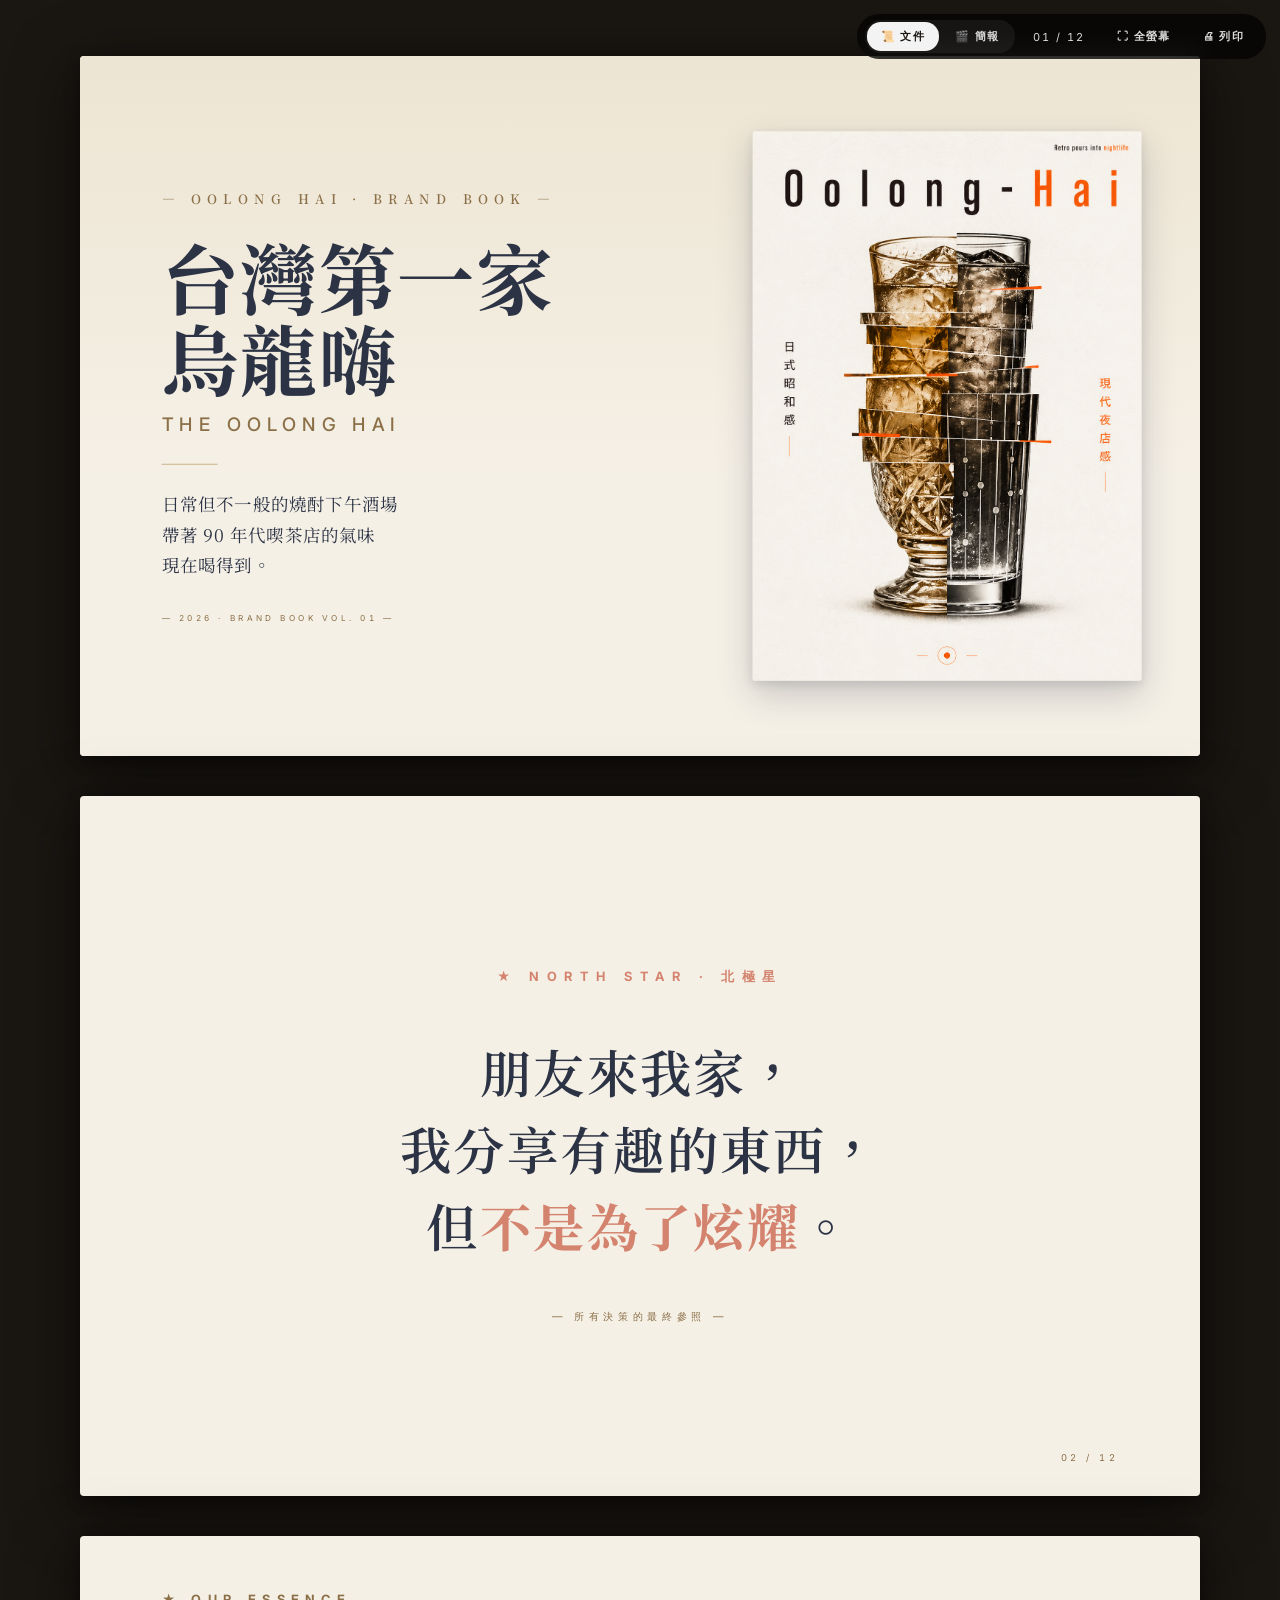
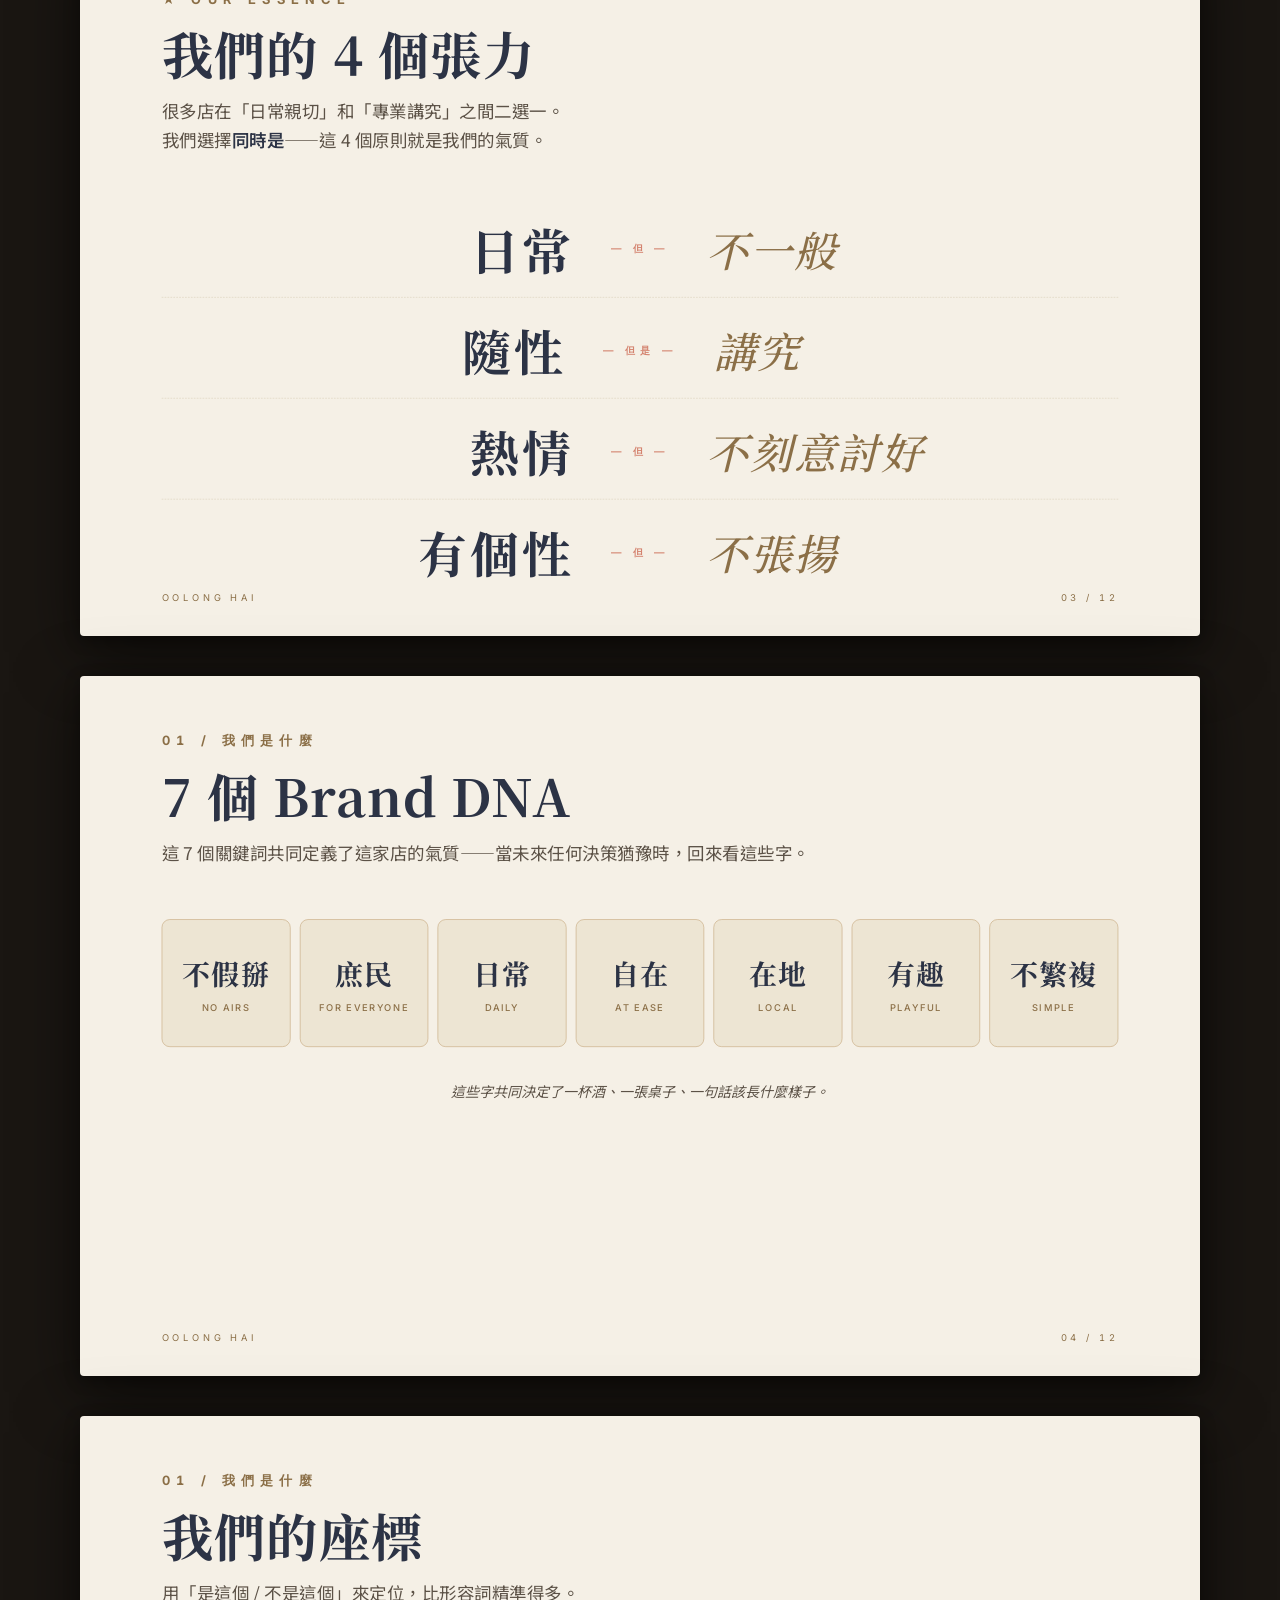
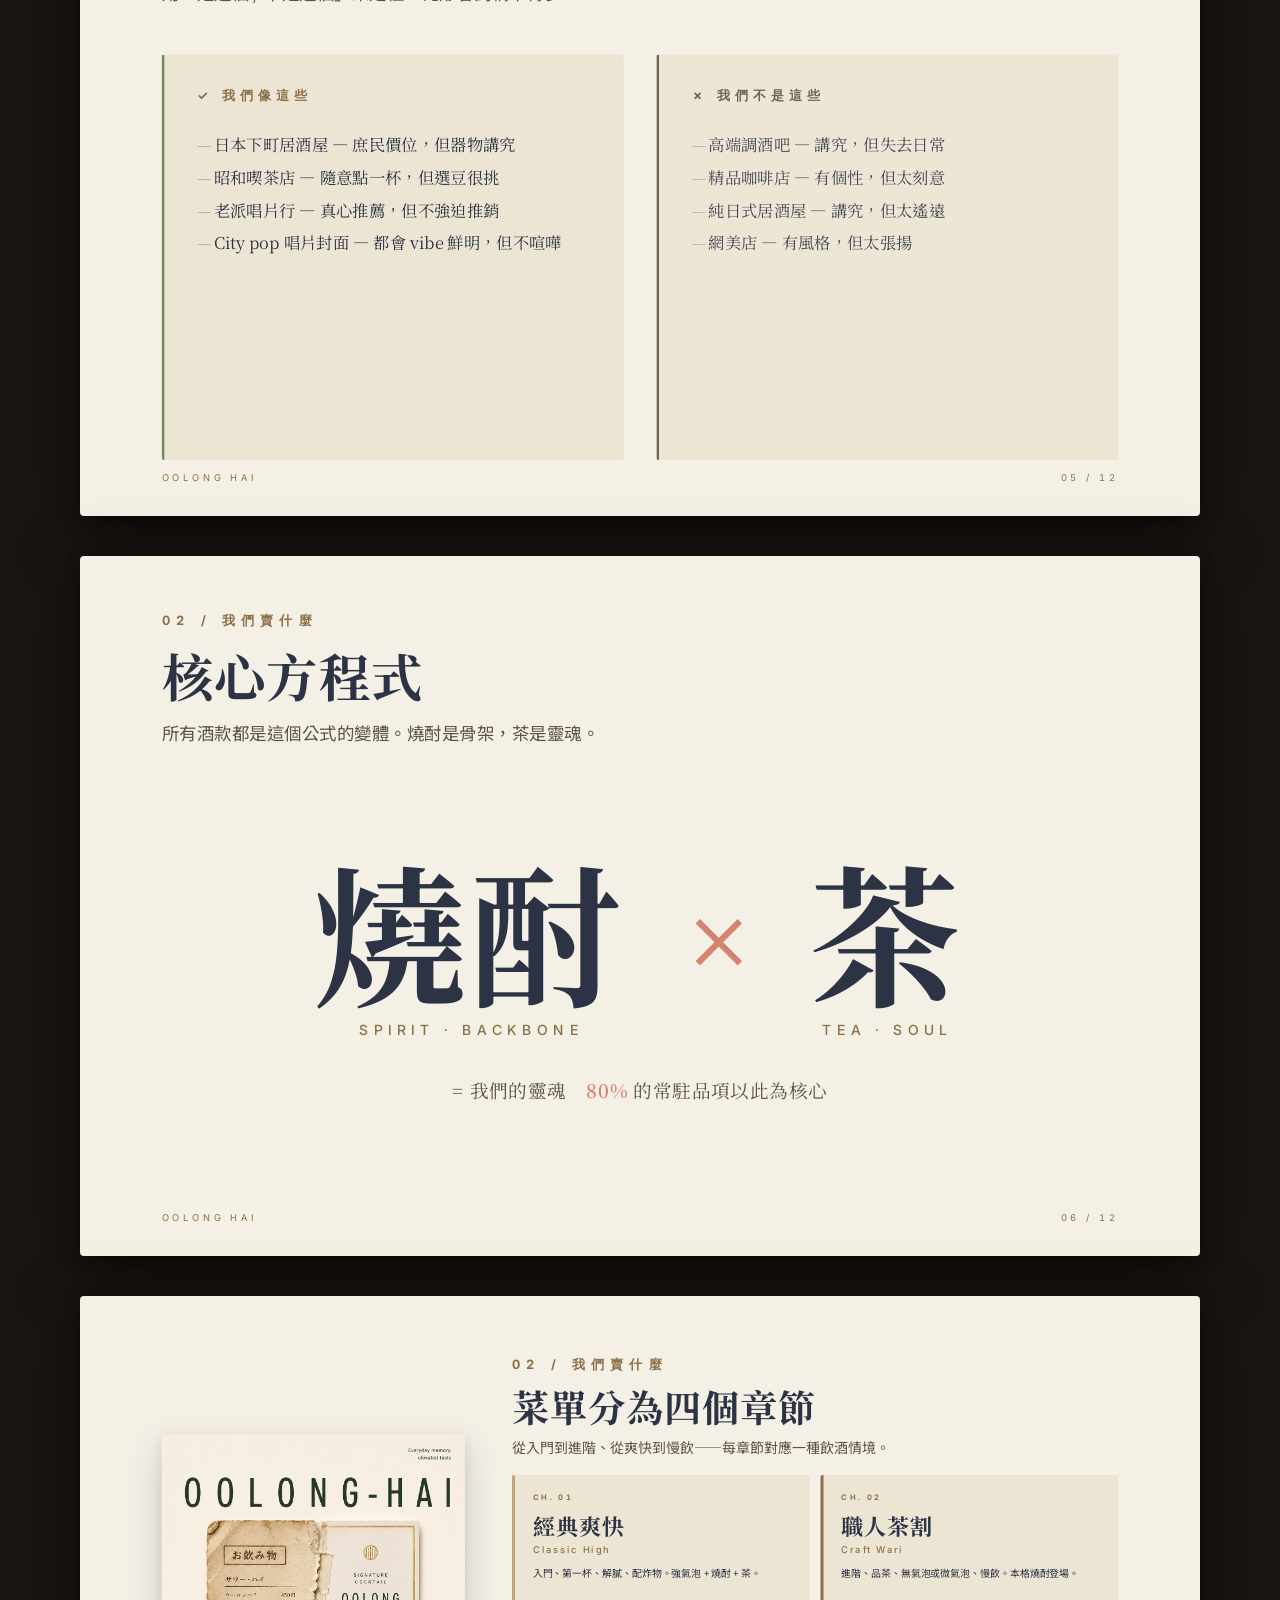
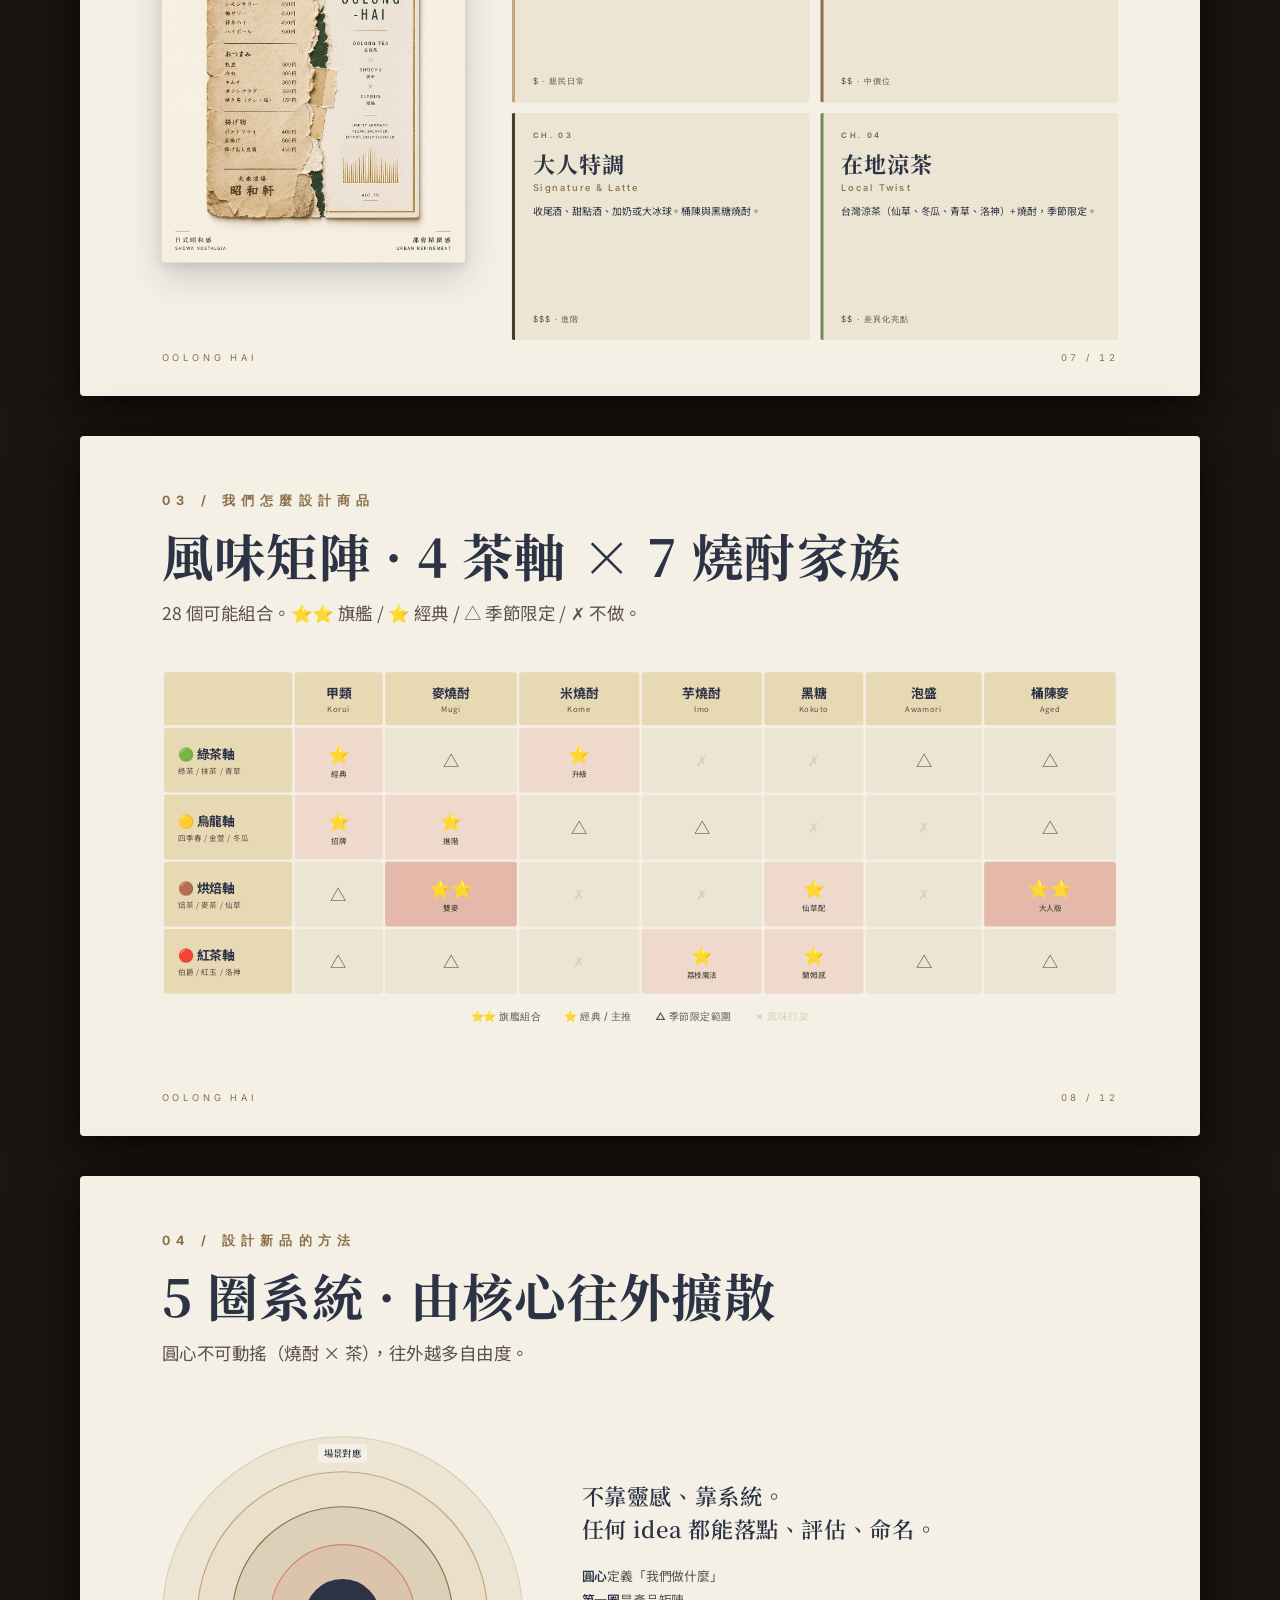
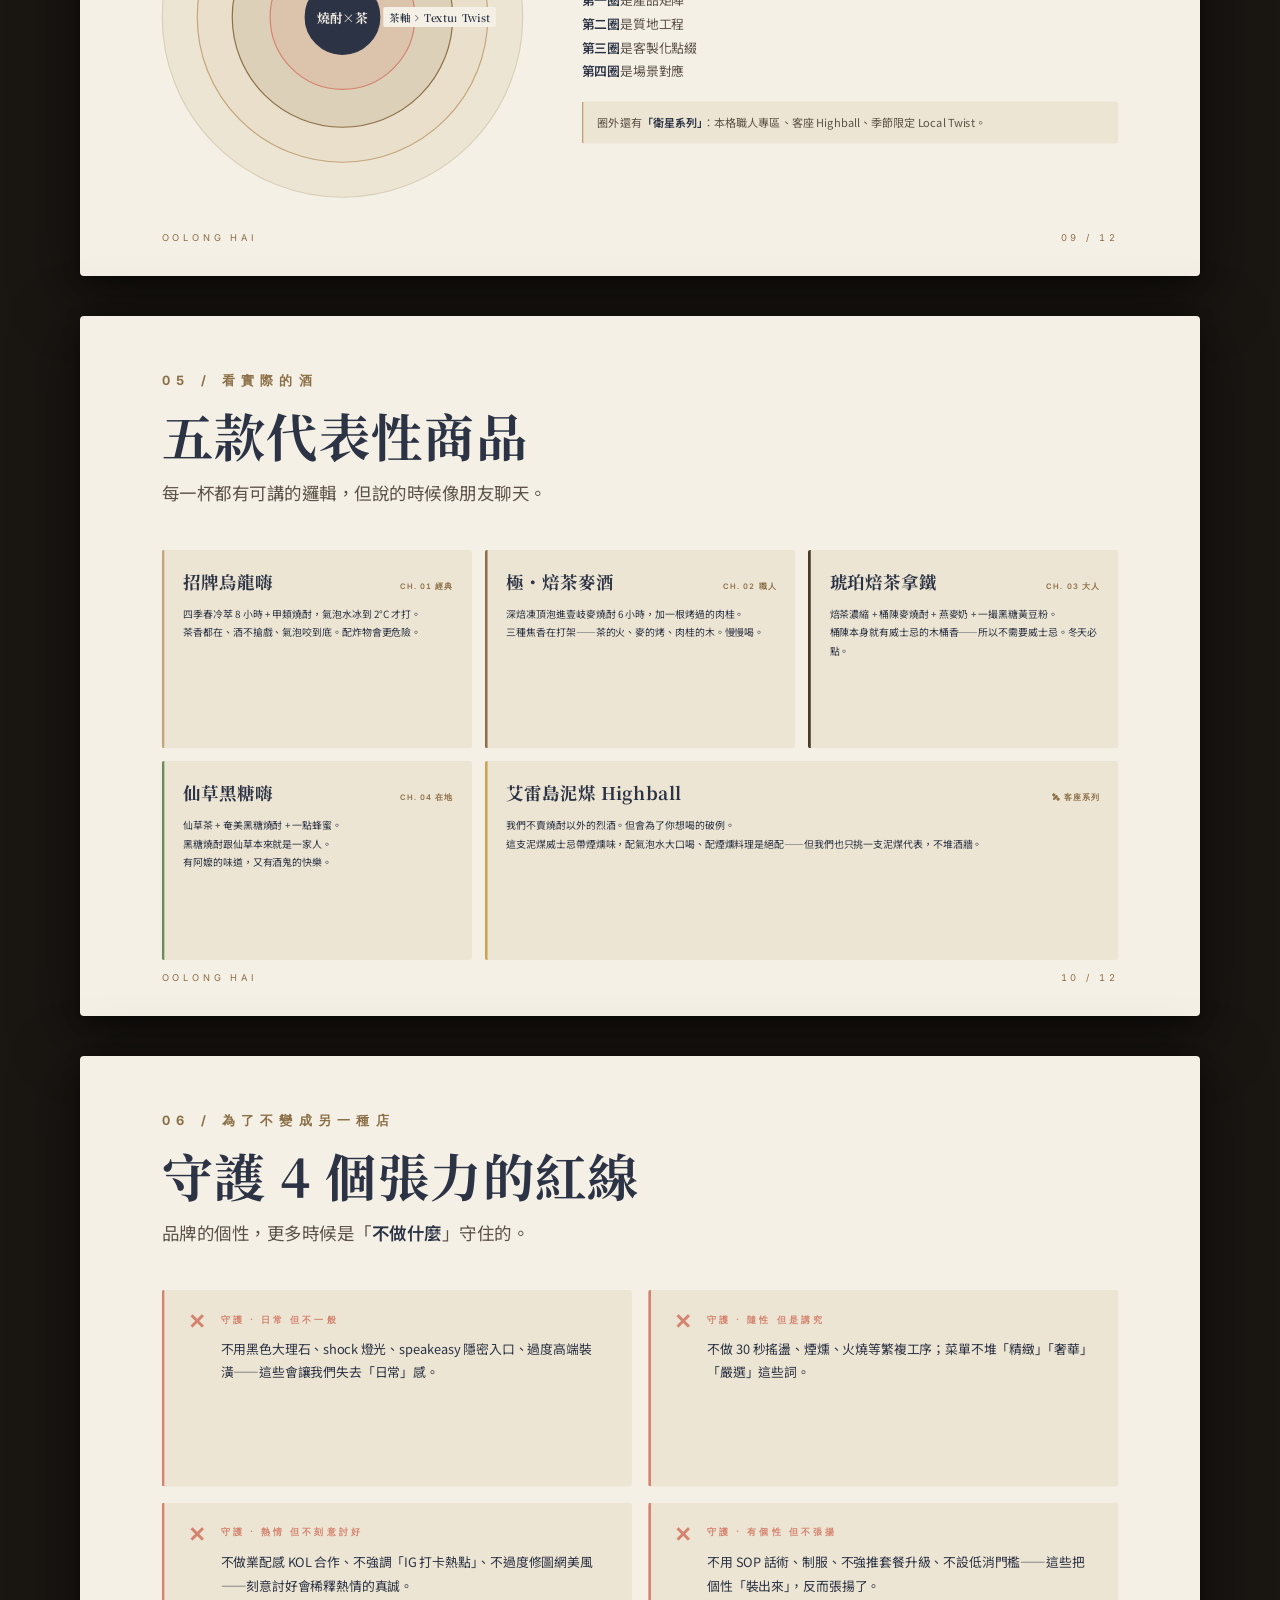
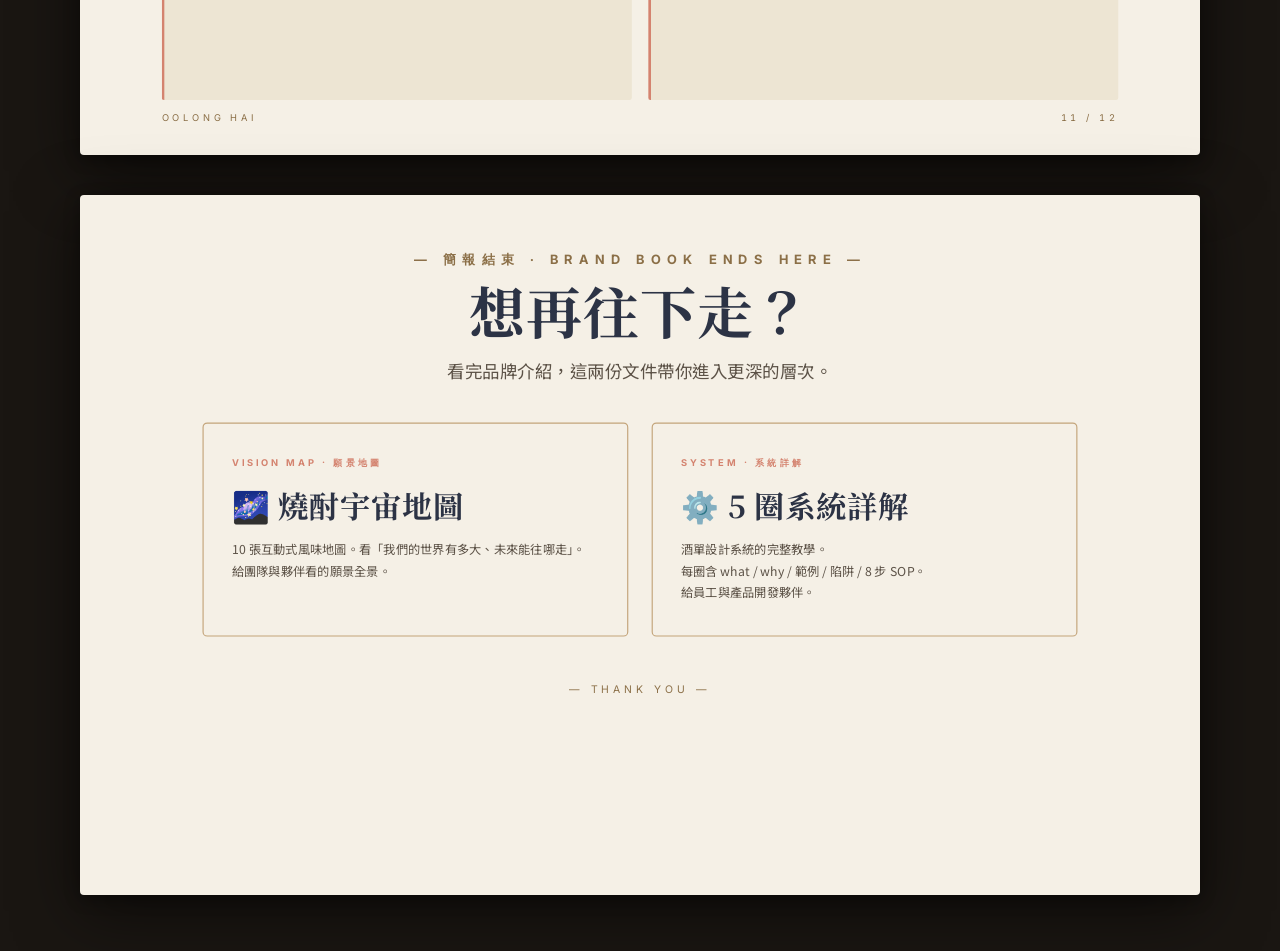
<file: index-slides.html>
<!DOCTYPE html>
<html lang="zh-Hant">
<head>
<meta charset="UTF-8">
<meta name="viewport" content="width=device-width, initial-scale=1.0">
<title>台灣第一家烏龍嗨 · 簡報版</title>
<meta name="description" content="台灣第一家烏龍嗨 · 品牌介紹簡報版（16:10）">
<link rel="icon" type="image/svg+xml" href="favicon.svg">

<link rel="preconnect" href="https://fonts.googleapis.com">
<link rel="preconnect" href="https://fonts.gstatic.com" crossorigin>
<link href="https://fonts.googleapis.com/css2?family=Noto+Serif+TC:wght@400;500;600;700;900&family=Noto+Sans+TC:wght@300;400;500;700&family=Inter:wght@400;500;600;700&display=swap" rel="stylesheet">

<link rel="stylesheet" href="slides.css">
<style>
  /* ============ Page-specific slide styles ============ */

  /* === Cover (Slide 01) === */
  .slide.cover { background: linear-gradient(180deg, var(--bg-paper-2) 0%, var(--bg-paper) 60%); }
  .slide.cover .slide-inner {
    padding: 88px 100px 88px 140px;
  }
  .cover-inner {
    flex-direction: row;
    align-items: center;
    justify-content: space-between;
    gap: 72px;
    text-align: left;
  }
  .cover-text {
    flex: 1 1 auto;
    min-width: 0;
    max-width: 960px;
  }
  .cover-visual {
    flex: 0 0 auto;
    height: 100%;
    display: flex;
    align-items: center;
  }
  .cover-visual img {
    height: 92%;
    width: auto;
    display: block;
    border-radius: 4px;
    box-shadow:
      0 24px 60px rgba(44, 51, 69, 0.22),
      0 6px 16px rgba(44, 51, 69, 0.12);
  }
  .cover-mark {
    font-family: "Noto Serif TC", serif;
    font-weight: 600;
    font-size: 22px;
    letter-spacing: 0.5em;
    color: var(--tea-brown);
    text-transform: uppercase;
    margin-bottom: 48px;
  }
  .cover-title {
    font-family: "Noto Serif TC", serif;
    font-weight: 700;
    font-size: 132px;
    letter-spacing: 0.02em;
    line-height: 1.05;
    color: var(--ink);
    margin-bottom: 28px;
  }
  .cover-en {
    font-family: "Inter", sans-serif;
    font-weight: 500;
    font-size: 32px;
    letter-spacing: 0.32em;
    color: var(--tea-brown);
    text-transform: uppercase;
    margin-bottom: 48px;
  }
  .cover-tagline {
    font-family: "Noto Serif TC", serif;
    font-size: 30px;
    line-height: 1.75;
    color: var(--ink);
    letter-spacing: 0.04em;
  }
  .cover-rule {
    width: 96px;
    height: 2px;
    background: var(--barley);
    margin: 0 0 40px;
    opacity: 0.7;
  }
  .cover-foot {
    margin-top: 56px;
    font-family: "Inter", sans-serif;
    font-size: 14px;
    letter-spacing: 0.4em;
    color: var(--tea-brown);
    text-transform: uppercase;
  }

  /* === North Star (Slide 02) === */
  .northstar-inner {
    align-items: center;
    justify-content: center;
    text-align: center;
  }
  .northstar-label {
    font-family: "Inter", sans-serif;
    font-size: 22px;
    letter-spacing: 0.6em;
    color: var(--hojicha);
    text-transform: uppercase;
    font-weight: 700;
    margin-bottom: 80px;
  }
  .northstar-text {
    font-family: "Noto Serif TC", serif;
    font-weight: 600;
    font-size: 88px;
    line-height: 1.5;
    color: var(--ink);
    letter-spacing: 0.04em;
    max-width: 1400px;
  }
  .northstar-text strong {
    color: var(--hojicha);
    font-weight: 700;
  }
  .northstar-foot {
    margin-top: 80px;
    font-family: "Inter", sans-serif;
    font-size: 18px;
    letter-spacing: 0.4em;
    color: var(--tea-brown);
    text-transform: uppercase;
  }

  /* === Tensions (Slide 03) === */
  .tensions-grid {
    margin-top: 24px;
    display: flex;
    flex-direction: column;
    gap: 8px;
  }
  .tension-row {
    display: grid;
    grid-template-columns: 1fr auto 1fr;
    gap: 64px;
    padding: 36px 0;
    align-items: center;
    border-bottom: 1.5px dashed var(--line);
  }
  .tension-row:last-child { border-bottom: none; }
  .tension-left {
    font-family: "Noto Serif TC", serif;
    font-weight: 700;
    font-size: 84px;
    color: var(--ink);
    text-align: right;
    letter-spacing: 0.06em;
    line-height: 1.1;
  }
  .tension-right {
    font-family: "Noto Serif TC", serif;
    font-weight: 500;
    font-size: 72px;
    color: var(--tea-brown);
    text-align: left;
    font-style: italic;
    letter-spacing: 0.04em;
    line-height: 1.1;
  }
  .tension-divider {
    font-family: "Inter", sans-serif;
    font-size: 18px;
    color: var(--hojicha);
    font-weight: 600;
    letter-spacing: 0.4em;
    text-transform: uppercase;
    white-space: nowrap;
  }

  /* === DNA (Slide 04) === */
  .dna-grid {
    display: grid;
    grid-template-columns: repeat(7, 1fr);
    gap: 16px;
    margin-top: 32px;
  }
  .dna-pill {
    background: var(--bg-paper-2);
    border: 1.5px solid var(--barley);
    border-radius: 14px;
    padding: 56px 8px;
    text-align: center;
  }
  .dna-word {
    font-family: "Noto Serif TC", serif;
    font-weight: 700;
    font-size: 48px;
    color: var(--ink);
    margin-bottom: 16px;
    letter-spacing: 0.04em;
  }
  .dna-en {
    font-family: "Inter", sans-serif;
    font-size: 16px;
    letter-spacing: 0.18em;
    color: var(--tea-brown);
    text-transform: uppercase;
    font-weight: 500;
  }
  .dna-foot {
    margin-top: 56px;
    font-family: "Noto Sans TC", sans-serif;
    font-size: 24px;
    line-height: 1.7;
    color: var(--ink-soft);
    text-align: center;
    font-style: italic;
  }

  /* === Culture is/isn't (Slide 05) === */
  .culture-coords {
    display: grid;
    grid-template-columns: 1fr 1fr;
    gap: 56px;
    margin-top: 24px;
    flex: 1;
  }
  .culture-block {
    padding: 56px 56px 64px;
    border-left: 5px solid var(--line);
    background: var(--bg-paper-2);
    border-radius: 4px;
  }
  .culture-block.is { border-left-color: var(--green); }
  .culture-block.isnt { border-left-color: var(--ink-soft); opacity: 0.88; }
  .culture-label {
    font-family: "Inter", sans-serif;
    font-size: 22px;
    letter-spacing: 0.4em;
    text-transform: uppercase;
    margin-bottom: 40px;
    color: var(--tea-brown);
    font-weight: 700;
  }
  .culture-block.isnt .culture-label { color: var(--ink-soft); }
  .culture-list { list-style: none; }
  .culture-list li {
    font-family: "Noto Serif TC", serif;
    font-size: 28px;
    line-height: 2;
    color: var(--ink);
    padding-left: 28px;
    position: relative;
  }
  .culture-list li::before {
    content: "—";
    position: absolute;
    left: 0;
    color: var(--barley);
  }

  /* === Equation (Slide 06) === */
  .equation-stage {
    flex: 1;
    display: flex;
    flex-direction: column;
    align-items: center;
    justify-content: center;
    gap: 64px;
    margin-top: -40px;
  }
  .eq-row {
    display: flex;
    align-items: center;
    gap: 96px;
  }
  .eq-block { text-align: center; }
  .eq-term {
    font-family: "Noto Serif TC", serif;
    font-weight: 700;
    font-size: 260px;
    color: var(--ink);
    line-height: 1;
    letter-spacing: 0.04em;
  }
  .eq-sub {
    font-family: "Inter", sans-serif;
    font-size: 24px;
    letter-spacing: 0.4em;
    color: var(--tea-brown);
    text-transform: uppercase;
    margin-top: 28px;
    font-weight: 500;
  }
  .eq-op {
    font-family: "Inter", sans-serif;
    font-size: 180px;
    color: var(--hojicha);
    font-weight: 300;
    line-height: 1;
    margin-top: -40px;
  }
  .eq-result {
    font-family: "Noto Serif TC", serif;
    font-size: 32px;
    color: var(--ink-soft);
    letter-spacing: 0.04em;
    text-align: center;
  }
  .eq-result strong { color: var(--hojicha); font-weight: 600; }

  /* === Chapters (Slide 07) === */
  .chapters-layout {
    display: grid;
    grid-template-columns: 520px 1fr;
    gap: 80px;
    flex: 1;
    margin-top: 8px;
  }
  .chapters-menu {
    display: flex;
    align-items: center;
    justify-content: center;
  }
  .chapters-menu img {
    width: 100%;
    height: auto;
    max-height: 940px;
    display: block;
    border-radius: 4px;
    box-shadow:
      0 24px 60px rgba(44, 51, 69, 0.20),
      0 6px 16px rgba(44, 51, 69, 0.10);
  }
  .chapters-side {
    display: flex;
    flex-direction: column;
    min-width: 0;
  }
  .chapters-side .slide-eyebrow { margin-bottom: 18px; }
  .chapters-side .slide-title { font-size: 64px; margin-bottom: 14px; }
  .chapters-side .slide-subtitle { font-size: 24px; margin-bottom: 28px; max-width: 100%; }

  .chapters-grid-side {
    display: grid;
    grid-template-columns: repeat(2, 1fr);
    gap: 18px;
    flex: 1;
  }
  .chapters-grid-side .chapter-card {
    padding: 30px 30px 26px;
    display: flex;
    flex-direction: column;
  }
  .chapters-grid-side .chapter-num { font-size: 13px; margin-bottom: 12px; letter-spacing: 0.35em; }
  .chapters-grid-side .chapter-name { font-size: 38px; margin-bottom: 4px; }
  .chapters-grid-side .chapter-en { font-size: 16px; margin-bottom: 16px; }
  .chapters-grid-side .chapter-desc { font-size: 17px; line-height: 1.65; margin-bottom: 12px; flex: 1; }
  .chapters-grid-side .chapter-price { font-size: 14px; }

  /* Original chapters-grid (kept in case used elsewhere) */
  .chapters-grid {
    display: grid;
    grid-template-columns: repeat(2, 1fr);
    gap: 28px;
    margin-top: 16px;
    flex: 1;
  }
  .chapter-card {
    padding: 48px 48px 40px;
    background: var(--bg-paper-2);
    border-left: 6px solid var(--barley);
    border-radius: 4px;
    display: flex;
    flex-direction: column;
  }
  .chapter-card.c2 { border-left-color: var(--tea-brown); }
  .chapter-card.c3 { border-left-color: var(--black-sugar); }
  .chapter-card.c4 { border-left-color: var(--green); }
  .chapter-num {
    font-family: "Inter", sans-serif;
    font-size: 16px;
    letter-spacing: 0.4em;
    color: var(--tea-brown);
    text-transform: uppercase;
    margin-bottom: 16px;
    font-weight: 700;
  }
  .chapter-name {
    font-family: "Noto Serif TC", serif;
    font-weight: 700;
    font-size: 56px;
    color: var(--ink);
    margin-bottom: 8px;
    letter-spacing: 0.04em;
  }
  .chapter-en {
    font-family: "Inter", sans-serif;
    font-size: 22px;
    letter-spacing: 0.2em;
    color: var(--tea-brown);
    margin-bottom: 28px;
    font-weight: 500;
  }
  .chapter-desc {
    font-family: "Noto Sans TC", sans-serif;
    font-size: 22px;
    line-height: 1.75;
    color: var(--ink);
    margin-bottom: 24px;
    flex: 1;
  }
  .chapter-price {
    font-family: "Inter", sans-serif;
    font-size: 18px;
    color: var(--ink-soft);
    letter-spacing: 0.12em;
  }

  /* === Matrix (Slide 08) === */
  .matrix-table {
    width: 100%;
    border-collapse: separate;
    border-spacing: 4px;
    font-family: "Noto Sans TC", sans-serif;
    margin-top: 16px;
  }
  .matrix-table th, .matrix-table td {
    padding: 22px 8px;
    text-align: center;
    background: var(--bg-paper-2);
    border-radius: 4px;
  }
  .matrix-table thead th {
    font-size: 22px;
    color: var(--ink);
    font-weight: 700;
    background: var(--highlight);
    padding: 18px 8px;
  }
  .matrix-table thead th small {
    display: block;
    font-size: 13px;
    color: var(--ink-soft);
    font-weight: 400;
    letter-spacing: 0.1em;
    margin-top: 4px;
  }
  .matrix-table tbody th.tea-row {
    text-align: left;
    padding: 22px 24px;
    font-size: 22px;
    background: var(--highlight);
    color: var(--ink);
    width: 220px;
  }
  .matrix-table tbody th.tea-row small {
    display: block;
    font-size: 13px;
    color: var(--ink-soft);
    font-weight: 400;
    margin-top: 4px;
    letter-spacing: 0.05em;
  }
  .matrix-table .cell-best {
    background: rgba(212, 131, 111, 0.22);
    font-size: 30px;
    font-weight: 700;
    color: var(--hojicha);
  }
  .matrix-table .cell-best small {
    display: block;
    font-size: 13px;
    font-weight: 500;
    color: var(--ink-soft);
    margin-top: 4px;
  }
  .matrix-table .cell-flagship { background: rgba(212, 131, 111, 0.5); }
  .matrix-table .cell-meh { color: var(--ink-soft); font-size: 28px; }
  .matrix-table .cell-empty { color: var(--line); font-size: 24px; }
  .matrix-legend {
    display: flex;
    gap: 40px;
    justify-content: center;
    margin-top: 24px;
    font-family: "Inter", sans-serif;
    font-size: 18px;
    color: var(--ink-soft);
  }
  .matrix-legend strong { color: var(--hojicha); font-weight: 700; }

  /* === 5-Ring System (Slide 09) === */
  .rings-layout {
    display: grid;
    grid-template-columns: 620px 1fr;
    gap: 100px;
    align-items: center;
    margin-top: 24px;
    flex: 1;
  }
  .rings-vis {
    width: 620px;
    height: 620px;
    position: relative;
    margin: 0 auto;
  }
  .ring {
    position: absolute;
    border-radius: 50%;
    border: 2px solid;
    top: 50%;
    left: 50%;
    transform: translate(-50%, -50%);
  }
  .ring-5 { width: 620px; height: 620px; border-color: var(--line); background: var(--bg-paper-2); }
  .ring-4 { width: 500px; height: 500px; border-color: var(--barley); background: rgba(196, 165, 123, 0.10); }
  .ring-3 { width: 380px; height: 380px; border-color: var(--tea-brown); background: rgba(139, 111, 71, 0.13); }
  .ring-2 { width: 250px; height: 250px; border-color: var(--hojicha); background: rgba(212, 131, 111, 0.18); }
  .ring-1 { width: 130px; height: 130px; border-color: var(--ink); background: var(--ink); }
  .ring-num {
    position: absolute;
    font-family: "Inter", sans-serif;
    font-weight: 700;
    font-size: 13px;
    letter-spacing: 0.3em;
    color: var(--ink);
    background: var(--bg-paper);
    padding: 4px 8px;
    border-radius: 3px;
    text-transform: uppercase;
  }
  .ring-name-label {
    position: absolute;
    font-family: "Noto Serif TC", serif;
    font-weight: 600;
    font-size: 18px;
    color: var(--ink);
    background: var(--bg-paper);
    padding: 4px 10px;
    border-radius: 3px;
    white-space: nowrap;
  }
  .rl-1 { top: 50%; left: 50%; transform: translate(-50%, -50%); color: var(--bg-paper); background: transparent; font-size: 22px; font-weight: 700; }
  .rl-2 { top: 50%; left: calc(50% + 70px); transform: translateY(-50%); }
  .rl-3 { top: 50%; left: calc(50% + 130px); transform: translateY(-50%); }
  .rl-4 { top: 50%; left: calc(50% + 195px); transform: translateY(-50%); }
  .rl-5 { top: 14px; left: 50%; transform: translateX(-50%); font-size: 16px; }

  .rings-side h3 {
    font-family: "Noto Serif TC", serif;
    font-size: 38px;
    line-height: 1.5;
    color: var(--ink);
    font-weight: 600;
    margin-bottom: 32px;
    letter-spacing: 0.02em;
  }
  .rings-side p {
    font-family: "Noto Sans TC", sans-serif;
    font-size: 22px;
    line-height: 1.85;
    color: var(--ink-soft);
    margin-bottom: 20px;
  }
  .rings-side p strong { color: var(--ink); font-weight: 600; }

  /* === Examples (Slide 10) === */
  .examples-grid {
    display: grid;
    grid-template-columns: repeat(3, 1fr);
    grid-template-rows: 1fr 1fr;
    gap: 22px;
    margin-top: 16px;
    flex: 1;
  }
  .example-card {
    background: var(--bg-paper-2);
    border-left: 5px solid var(--barley);
    border-radius: 4px;
    padding: 32px 32px 28px;
    display: flex;
    flex-direction: column;
  }
  .example-card.c1 { border-left-color: var(--barley); }
  .example-card.c2 { border-left-color: var(--tea-brown); }
  .example-card.c3 { border-left-color: var(--black-sugar); }
  .example-card.c4 { border-left-color: var(--green); }
  .example-card.guest { border-left-color: var(--gold); grid-column: span 2; }
  .example-header {
    display: flex;
    justify-content: space-between;
    align-items: baseline;
    margin-bottom: 18px;
    gap: 16px;
  }
  .example-name {
    font-family: "Noto Serif TC", serif;
    font-weight: 700;
    font-size: 30px;
    color: var(--ink);
    letter-spacing: 0.02em;
  }
  .example-tag {
    font-family: "Inter", sans-serif;
    font-size: 13px;
    letter-spacing: 0.18em;
    color: var(--tea-brown);
    text-transform: uppercase;
    font-weight: 600;
    white-space: nowrap;
  }
  .example-body {
    font-family: "Noto Sans TC", sans-serif;
    font-size: 17px;
    line-height: 1.85;
    color: var(--ink);
  }

  /* === Donts (Slide 11) === */
  .donts-grid {
    display: grid;
    grid-template-columns: repeat(2, 1fr);
    gap: 28px;
    margin-top: 16px;
    flex: 1;
  }
  .dont-card {
    background: var(--bg-paper-2);
    border-left: 5px solid var(--hojicha);
    border-radius: 4px;
    padding: 40px 48px 40px 96px;
    position: relative;
    display: flex;
    flex-direction: column;
  }
  .dont-card::before {
    content: "✕";
    position: absolute;
    left: 40px;
    top: 36px;
    font-family: "Inter", sans-serif;
    font-size: 36px;
    color: var(--hojicha);
    font-weight: 700;
    line-height: 1;
  }
  .dont-cat {
    font-family: "Inter", sans-serif;
    font-size: 16px;
    letter-spacing: 0.3em;
    color: var(--hojicha);
    text-transform: uppercase;
    margin-bottom: 18px;
    font-weight: 700;
  }
  .dont-text {
    font-family: "Noto Sans TC", sans-serif;
    font-size: 22px;
    line-height: 1.85;
    color: var(--ink);
  }

  /* === Closing CTA (Slide 12) === */
  .closing-inner {
    align-items: center;
    text-align: center;
  }
  .closing-grid {
    display: grid;
    grid-template-columns: repeat(2, 1fr);
    gap: 40px;
    margin-top: 64px;
    width: 100%;
    max-width: 1500px;
  }
  .closing-card {
    background: var(--bg-paper);
    border: 2px solid var(--barley);
    border-radius: 8px;
    padding: 56px 48px;
    text-decoration: none;
    color: var(--ink);
    text-align: left;
  }
  .closing-tag {
    font-family: "Inter", sans-serif;
    font-size: 16px;
    letter-spacing: 0.32em;
    color: var(--hojicha);
    text-transform: uppercase;
    margin-bottom: 24px;
    font-weight: 700;
  }
  .closing-title {
    font-family: "Noto Serif TC", serif;
    font-size: 52px;
    font-weight: 700;
    color: var(--ink);
    margin-bottom: 20px;
    letter-spacing: 0.02em;
  }
  .closing-desc {
    font-family: "Noto Sans TC", sans-serif;
    font-size: 21px;
    line-height: 1.75;
    color: var(--ink-soft);
  }
  .closing-foot {
    margin-top: 80px;
    font-family: "Inter", sans-serif;
    font-size: 18px;
    letter-spacing: 0.4em;
    color: var(--tea-brown);
    text-transform: uppercase;
  }
</style>
</head>
<body class="mode-doc">

<!-- ===================== Toolbar ===================== -->
<div class="toolbar">
  <div class="group">
    <button data-mode="doc" class="is-active">📜 文件</button>
    <button data-mode="slide">🎬 簡報</button>
  </div>
  <span class="counter">01 / 12</span>
  <button data-action="fullscreen">⛶ 全螢幕</button>
  <button data-action="print">🖨 列印</button>
</div>

<div class="slide-nav">
  <button data-action="prev">←</button>
  <span class="counter">01 / 12</span>
  <button data-action="next">→</button>
</div>

<div class="kbd-hint">← → 翻頁　·　ESC 退出簡報　·　F 全螢幕　·　P 切換模式</div>

<!-- ===================== Slides ===================== -->
<main class="stage">

  <!-- ━━━━━━━━━━ Slide 01 — Cover ━━━━━━━━━━ -->
  <div class="slide-wrap">
    <div class="slide cover">
      <div class="slide-inner cover-inner">
        <div class="cover-text">
          <div class="cover-mark">— OOLONG HAI · BRAND BOOK —</div>
          <h1 class="cover-title">台灣第一家<br>烏龍嗨</h1>
          <div class="cover-en">The Oolong Hai</div>
          <div class="cover-rule"></div>
          <p class="cover-tagline">日常但不一般的燒酎下午酒場<br>帶著 90 年代喫茶店的氣味<br>現在喝得到。</p>
          <div class="cover-foot">— 2026 · Brand Book Vol. 01 —</div>
        </div>
        <div class="cover-visual">
          <img src="Images/海報/oolonghai_5.png" alt="台灣第一家烏龍嗨 · 日式昭和感 × 現代夜店感">
        </div>
      </div>
    </div>
  </div>

  <!-- ━━━━━━━━━━ Slide 02 — North Star ━━━━━━━━━━ -->
  <div class="slide-wrap">
    <div class="slide">
      <div class="slide-inner northstar-inner">
        <div class="northstar-label">★ NORTH STAR · 北極星</div>
        <div class="northstar-text">
          朋友來我家，<br>
          我分享有趣的東西，<br>
          但<strong>不是為了炫耀</strong>。
        </div>
        <div class="northstar-foot">— 所有決策的最終參照 —</div>
        <div class="slide-pagenum">02 / 12</div>
      </div>
    </div>
  </div>

  <!-- ━━━━━━━━━━ Slide 03 — Tensions ━━━━━━━━━━ -->
  <div class="slide-wrap">
    <div class="slide">
      <div class="slide-inner">
        <div class="slide-eyebrow">★ OUR ESSENCE</div>
        <h2 class="slide-title">我們的 4 個張力</h2>
        <p class="slide-subtitle">很多店在「日常親切」和「專業講究」之間二選一。<br>我們選擇<strong style="color:var(--ink); font-weight: 600;">同時是</strong>——這 4 個原則就是我們的氣質。</p>

        <div class="tensions-grid">
          <div class="tension-row">
            <div class="tension-left">日常</div>
            <div class="tension-divider">— 但 —</div>
            <div class="tension-right">不一般</div>
          </div>
          <div class="tension-row">
            <div class="tension-left">隨性</div>
            <div class="tension-divider">— 但是 —</div>
            <div class="tension-right">講究</div>
          </div>
          <div class="tension-row">
            <div class="tension-left">熱情</div>
            <div class="tension-divider">— 但 —</div>
            <div class="tension-right">不刻意討好</div>
          </div>
          <div class="tension-row">
            <div class="tension-left">有個性</div>
            <div class="tension-divider">— 但 —</div>
            <div class="tension-right">不張揚</div>
          </div>
        </div>

        <div class="slide-brandmark">OOLONG HAI</div>
        <div class="slide-pagenum">03 / 12</div>
      </div>
    </div>
  </div>

  <!-- ━━━━━━━━━━ Slide 04 — DNA ━━━━━━━━━━ -->
  <div class="slide-wrap">
    <div class="slide">
      <div class="slide-inner">
        <div class="slide-eyebrow">01 / 我們是什麼</div>
        <h2 class="slide-title">7 個 Brand DNA</h2>
        <p class="slide-subtitle">這 7 個關鍵詞共同定義了這家店的氣質——當未來任何決策猶豫時，回來看這些字。</p>

        <div class="dna-grid">
          <div class="dna-pill"><div class="dna-word">不假掰</div><div class="dna-en">No Airs</div></div>
          <div class="dna-pill"><div class="dna-word">庶民</div><div class="dna-en">For Everyone</div></div>
          <div class="dna-pill"><div class="dna-word">日常</div><div class="dna-en">Daily</div></div>
          <div class="dna-pill"><div class="dna-word">自在</div><div class="dna-en">At Ease</div></div>
          <div class="dna-pill"><div class="dna-word">在地</div><div class="dna-en">Local</div></div>
          <div class="dna-pill"><div class="dna-word">有趣</div><div class="dna-en">Playful</div></div>
          <div class="dna-pill"><div class="dna-word">不繁複</div><div class="dna-en">Simple</div></div>
        </div>

        <p class="dna-foot">這些字共同決定了一杯酒、一張桌子、一句話該長什麼樣子。</p>

        <div class="slide-brandmark">OOLONG HAI</div>
        <div class="slide-pagenum">04 / 12</div>
      </div>
    </div>
  </div>

  <!-- ━━━━━━━━━━ Slide 05 — Culture is/isn't ━━━━━━━━━━ -->
  <div class="slide-wrap">
    <div class="slide">
      <div class="slide-inner">
        <div class="slide-eyebrow">01 / 我們是什麼</div>
        <h2 class="slide-title">我們的座標</h2>
        <p class="slide-subtitle">用「是這個 / 不是這個」來定位，比形容詞精準得多。</p>

        <div class="culture-coords">
          <div class="culture-block is">
            <div class="culture-label">✓ 我們像這些</div>
            <ul class="culture-list">
              <li>日本下町居酒屋 — 庶民價位，但器物講究</li>
              <li>昭和喫茶店 — 隨意點一杯，但選豆很挑</li>
              <li>老派唱片行 — 真心推薦，但不強迫推銷</li>
              <li>City pop 唱片封面 — 都會 vibe 鮮明，但不喧嘩</li>
            </ul>
          </div>
          <div class="culture-block isnt">
            <div class="culture-label">✗ 我們不是這些</div>
            <ul class="culture-list">
              <li>高端調酒吧 — 講究，但失去日常</li>
              <li>精品咖啡店 — 有個性，但太刻意</li>
              <li>純日式居酒屋 — 講究，但太遙遠</li>
              <li>網美店 — 有風格，但太張揚</li>
            </ul>
          </div>
        </div>

        <div class="slide-brandmark">OOLONG HAI</div>
        <div class="slide-pagenum">05 / 12</div>
      </div>
    </div>
  </div>

  <!-- ━━━━━━━━━━ Slide 06 — Equation ━━━━━━━━━━ -->
  <div class="slide-wrap">
    <div class="slide">
      <div class="slide-inner">
        <div class="slide-eyebrow">02 / 我們賣什麼</div>
        <h2 class="slide-title">核心方程式</h2>
        <p class="slide-subtitle">所有酒款都是這個公式的變體。燒酎是骨架，茶是靈魂。</p>

        <div class="equation-stage">
          <div class="eq-row">
            <div class="eq-block">
              <div class="eq-term">燒酎</div>
              <div class="eq-sub">Spirit · Backbone</div>
            </div>
            <div class="eq-op">×</div>
            <div class="eq-block">
              <div class="eq-term">茶</div>
              <div class="eq-sub">Tea · Soul</div>
            </div>
          </div>
          <div class="eq-result">= 我們的靈魂　<strong>80%</strong> 的常駐品項以此為核心</div>
        </div>

        <div class="slide-brandmark">OOLONG HAI</div>
        <div class="slide-pagenum">06 / 12</div>
      </div>
    </div>
  </div>

  <!-- ━━━━━━━━━━ Slide 07 — Chapters ━━━━━━━━━━ -->
  <div class="slide-wrap">
    <div class="slide">
      <div class="slide-inner">
        <div class="chapters-layout">
          <div class="chapters-menu">
            <img src="Images/海報/oolonghai_6.png" alt="台灣第一家烏龍嗨 · 菜單樣式">
          </div>
          <div class="chapters-side">
            <div class="slide-eyebrow">02 / 我們賣什麼</div>
            <h2 class="slide-title">菜單分為四個章節</h2>
            <p class="slide-subtitle">從入門到進階、從爽快到慢飲——每章節對應一種飲酒情境。</p>

            <div class="chapters-grid-side">
              <div class="chapter-card c1">
                <div class="chapter-num">CH. 01</div>
                <div class="chapter-name">經典爽快</div>
                <div class="chapter-en">Classic High</div>
                <div class="chapter-desc">入門、第一杯、解膩、配炸物。強氣泡 + 燒酎 + 茶。</div>
                <div class="chapter-price">$ · 親民日常</div>
              </div>
              <div class="chapter-card c2">
                <div class="chapter-num">CH. 02</div>
                <div class="chapter-name">職人茶割</div>
                <div class="chapter-en">Craft Wari</div>
                <div class="chapter-desc">進階、品茶、無氣泡或微氣泡、慢飲。本格燒酎登場。</div>
                <div class="chapter-price">$$ · 中價位</div>
              </div>
              <div class="chapter-card c3">
                <div class="chapter-num">CH. 03</div>
                <div class="chapter-name">大人特調</div>
                <div class="chapter-en">Signature &amp; Latte</div>
                <div class="chapter-desc">收尾酒、甜點酒、加奶或大冰球。桶陳與黑糖燒酎。</div>
                <div class="chapter-price">$$$ · 進階</div>
              </div>
              <div class="chapter-card c4">
                <div class="chapter-num">CH. 04</div>
                <div class="chapter-name">在地涼茶</div>
                <div class="chapter-en">Local Twist</div>
                <div class="chapter-desc">台灣涼茶（仙草、冬瓜、青草、洛神）+ 燒酎，季節限定。</div>
                <div class="chapter-price">$$ · 差異化亮點</div>
              </div>
            </div>
          </div>
        </div>

        <div class="slide-brandmark">OOLONG HAI</div>
        <div class="slide-pagenum">07 / 12</div>
      </div>
    </div>
  </div>

  <!-- ━━━━━━━━━━ Slide 08 — Matrix ━━━━━━━━━━ -->
  <div class="slide-wrap">
    <div class="slide">
      <div class="slide-inner">
        <div class="slide-eyebrow">03 / 我們怎麼設計商品</div>
        <h2 class="slide-title">風味矩陣 · 4 茶軸 × 7 燒酎家族</h2>
        <p class="slide-subtitle">28 個可能組合。⭐⭐ 旗艦 / ⭐ 經典 / △ 季節限定 / ✗ 不做。</p>

        <table class="matrix-table">
          <thead>
            <tr>
              <th></th>
              <th>甲類<small>Korui</small></th>
              <th>麥燒酎<small>Mugi</small></th>
              <th>米燒酎<small>Kome</small></th>
              <th>芋燒酎<small>Imo</small></th>
              <th>黑糖<small>Kokuto</small></th>
              <th>泡盛<small>Awamori</small></th>
              <th>桶陳麥<small>Aged</small></th>
            </tr>
          </thead>
          <tbody>
            <tr>
              <th class="tea-row">🟢 綠茶軸<small>綠茶 / 抹茶 / 青草</small></th>
              <td class="cell-best">⭐<small>經典</small></td>
              <td class="cell-meh">△</td>
              <td class="cell-best">⭐<small>升級</small></td>
              <td class="cell-empty">✗</td>
              <td class="cell-empty">✗</td>
              <td class="cell-meh">△</td>
              <td class="cell-meh">△</td>
            </tr>
            <tr>
              <th class="tea-row">🟡 烏龍軸<small>四季春 / 金萱 / 冬瓜</small></th>
              <td class="cell-best">⭐<small>招牌</small></td>
              <td class="cell-best">⭐<small>進階</small></td>
              <td class="cell-meh">△</td>
              <td class="cell-meh">△</td>
              <td class="cell-empty">✗</td>
              <td class="cell-empty">✗</td>
              <td class="cell-meh">△</td>
            </tr>
            <tr>
              <th class="tea-row">🟤 烘焙軸<small>焙茶 / 麥茶 / 仙草</small></th>
              <td class="cell-meh">△</td>
              <td class="cell-best cell-flagship">⭐⭐<small>雙麥</small></td>
              <td class="cell-empty">✗</td>
              <td class="cell-empty">✗</td>
              <td class="cell-best">⭐<small>仙草配</small></td>
              <td class="cell-empty">✗</td>
              <td class="cell-best cell-flagship">⭐⭐<small>大人版</small></td>
            </tr>
            <tr>
              <th class="tea-row">🔴 紅茶軸<small>伯爵 / 紅玉 / 洛神</small></th>
              <td class="cell-meh">△</td>
              <td class="cell-meh">△</td>
              <td class="cell-empty">✗</td>
              <td class="cell-best">⭐<small>荔枝魔法</small></td>
              <td class="cell-best">⭐<small>蘭姆感</small></td>
              <td class="cell-meh">△</td>
              <td class="cell-meh">△</td>
            </tr>
          </tbody>
        </table>

        <div class="matrix-legend">
          <span><strong>⭐⭐</strong> 旗艦組合</span>
          <span><strong>⭐</strong> 經典 / 主推</span>
          <span style="color:var(--ink-soft);"><strong style="color:var(--ink-soft);">△</strong> 季節限定範圍</span>
          <span style="color:var(--line);"><strong style="color:var(--line);">✗</strong> 風味打架</span>
        </div>

        <div class="slide-brandmark">OOLONG HAI</div>
        <div class="slide-pagenum">08 / 12</div>
      </div>
    </div>
  </div>

  <!-- ━━━━━━━━━━ Slide 09 — 5-Ring System ━━━━━━━━━━ -->
  <div class="slide-wrap">
    <div class="slide">
      <div class="slide-inner">
        <div class="slide-eyebrow">04 / 設計新品的方法</div>
        <h2 class="slide-title">5 圈系統 · 由核心往外擴散</h2>
        <p class="slide-subtitle">圓心不可動搖（燒酎 × 茶），往外越多自由度。</p>

        <div class="rings-layout">
          <div class="rings-vis">
            <div class="ring ring-5"></div>
            <div class="ring ring-4"></div>
            <div class="ring ring-3"></div>
            <div class="ring ring-2"></div>
            <div class="ring ring-1"></div>
            <div class="ring-name-label rl-1">燒酎×茶</div>
            <div class="ring-name-label rl-2">茶軸 × 燒酎</div>
            <div class="ring-name-label rl-3">Texture</div>
            <div class="ring-name-label rl-4">Twist</div>
            <div class="ring-name-label rl-5">場景對應</div>
          </div>

          <div class="rings-side">
            <h3>不靠靈感、靠系統。<br>任何 idea 都能落點、評估、命名。</h3>
            <p><strong>圓心</strong>定義「我們做什麼」<br><strong>第一圈</strong>是產品矩陣<br><strong>第二圈</strong>是質地工程<br><strong>第三圈</strong>是客製化點綴<br><strong>第四圈</strong>是場景對應</p>
            <p style="margin-top: 32px; padding: 20px 24px; background: var(--bg-paper-2); border-left: 3px solid var(--barley); border-radius: 4px; font-size: 19px; line-height: 1.7;">
              圈外還有<strong>「衛星系列」</strong>：本格職人專區、客座 Highball、季節限定 Local Twist。
            </p>
          </div>
        </div>

        <div class="slide-brandmark">OOLONG HAI</div>
        <div class="slide-pagenum">09 / 12</div>
      </div>
    </div>
  </div>

  <!-- ━━━━━━━━━━ Slide 10 — Examples ━━━━━━━━━━ -->
  <div class="slide-wrap">
    <div class="slide">
      <div class="slide-inner">
        <div class="slide-eyebrow">05 / 看實際的酒</div>
        <h2 class="slide-title">五款代表性商品</h2>
        <p class="slide-subtitle">每一杯都有可講的邏輯，但說的時候像朋友聊天。</p>

        <div class="examples-grid">
          <div class="example-card c1">
            <div class="example-header">
              <div class="example-name">招牌烏龍嗨</div>
              <div class="example-tag">CH. 01 經典</div>
            </div>
            <div class="example-body">四季春冷萃 8 小時 + 甲類燒酎，氣泡水冰到 2°C 才打。<br>茶香都在、酒不搶戲、氣泡咬到底。配炸物會更危險。</div>
          </div>

          <div class="example-card c2">
            <div class="example-header">
              <div class="example-name">極・焙茶麥酒</div>
              <div class="example-tag">CH. 02 職人</div>
            </div>
            <div class="example-body">深焙凍頂泡進壹岐麥燒酎 6 小時，加一根烤過的肉桂。<br>三種焦香在打架——茶的火、麥的烤、肉桂的木。慢慢喝。</div>
          </div>

          <div class="example-card c3">
            <div class="example-header">
              <div class="example-name">琥珀焙茶拿鐵</div>
              <div class="example-tag">CH. 03 大人</div>
            </div>
            <div class="example-body">焙茶濃縮 + 桶陳麥燒酎 + 燕麥奶 + 一撮黑糖黃豆粉。<br>桶陳本身就有威士忌的木桶香——所以不需要威士忌。冬天必點。</div>
          </div>

          <div class="example-card c4">
            <div class="example-header">
              <div class="example-name">仙草黑糖嗨</div>
              <div class="example-tag">CH. 04 在地</div>
            </div>
            <div class="example-body">仙草茶 + 奄美黑糖燒酎 + 一點蜂蜜。<br>黑糖燒酎跟仙草本來就是一家人。<br>有阿嬤的味道，又有酒鬼的快樂。</div>
          </div>

          <div class="example-card guest">
            <div class="example-header">
              <div class="example-name">艾雷島泥煤 Highball</div>
              <div class="example-tag">🛰 客座系列</div>
            </div>
            <div class="example-body">我們不賣燒酎以外的烈酒。但會為了你想喝的破例。<br>這支泥煤威士忌帶煙燻味，配氣泡水大口喝、配煙燻料理是絕配——但我們也只挑一支泥煤代表，不堆酒牆。</div>
          </div>
        </div>

        <div class="slide-brandmark">OOLONG HAI</div>
        <div class="slide-pagenum">10 / 12</div>
      </div>
    </div>
  </div>

  <!-- ━━━━━━━━━━ Slide 11 — Donts ━━━━━━━━━━ -->
  <div class="slide-wrap">
    <div class="slide">
      <div class="slide-inner">
        <div class="slide-eyebrow">06 / 為了不變成另一種店</div>
        <h2 class="slide-title">守護 4 個張力的紅線</h2>
        <p class="slide-subtitle">品牌的個性，更多時候是「<strong style="color:var(--ink); font-weight: 600;">不做什麼</strong>」守住的。</p>

        <div class="donts-grid">
          <div class="dont-card">
            <div class="dont-cat">守護 · 日常 但不一般</div>
            <div class="dont-text">不用黑色大理石、shock 燈光、speakeasy 隱密入口、過度高端裝潢——這些會讓我們失去「日常」感。</div>
          </div>
          <div class="dont-card">
            <div class="dont-cat">守護 · 隨性 但是講究</div>
            <div class="dont-text">不做 30 秒搖盪、煙燻、火燒等繁複工序；菜單不堆「精緻」「奢華」「嚴選」這些詞。</div>
          </div>
          <div class="dont-card">
            <div class="dont-cat">守護 · 熱情 但不刻意討好</div>
            <div class="dont-text">不做業配感 KOL 合作、不強調「IG 打卡熱點」、不過度修圖網美風——刻意討好會稀釋熱情的真誠。</div>
          </div>
          <div class="dont-card">
            <div class="dont-cat">守護 · 有個性 但不張揚</div>
            <div class="dont-text">不用 SOP 話術、制服、不強推套餐升級、不設低消門檻——這些把個性「裝出來」，反而張揚了。</div>
          </div>
        </div>

        <div class="slide-brandmark">OOLONG HAI</div>
        <div class="slide-pagenum">11 / 12</div>
      </div>
    </div>
  </div>

  <!-- ━━━━━━━━━━ Slide 12 — Closing CTA ━━━━━━━━━━ -->
  <div class="slide-wrap">
    <div class="slide">
      <div class="slide-inner closing-inner">
        <div class="slide-eyebrow" style="margin-bottom: 16px;">— 簡報結束 ·  Brand Book Ends Here —</div>
        <h2 class="slide-title" style="font-size: 96px;">想再往下走？</h2>
        <p class="slide-subtitle" style="text-align: center; margin: 0 auto 0;">看完品牌介紹，這兩份文件帶你進入更深的層次。</p>

        <div class="closing-grid">
          <div class="closing-card">
            <div class="closing-tag">VISION MAP · 願景地圖</div>
            <div class="closing-title">🌌 燒酎宇宙地圖</div>
            <div class="closing-desc">10 張互動式風味地圖。看「我們的世界有多大、未來能往哪走」。<br>給團隊與夥伴看的願景全景。</div>
          </div>
          <div class="closing-card">
            <div class="closing-tag">SYSTEM · 系統詳解</div>
            <div class="closing-title">⚙️ 5 圈系統詳解</div>
            <div class="closing-desc">酒單設計系統的完整教學。<br>每圈含 what / why / 範例 / 陷阱 / 8 步 SOP。<br>給員工與產品開發夥伴。</div>
          </div>
        </div>

        <div class="closing-foot">— Thank You —</div>
      </div>
    </div>
  </div>

</main>

<script src="slides.js"></script>
</body>
</html>
</file>
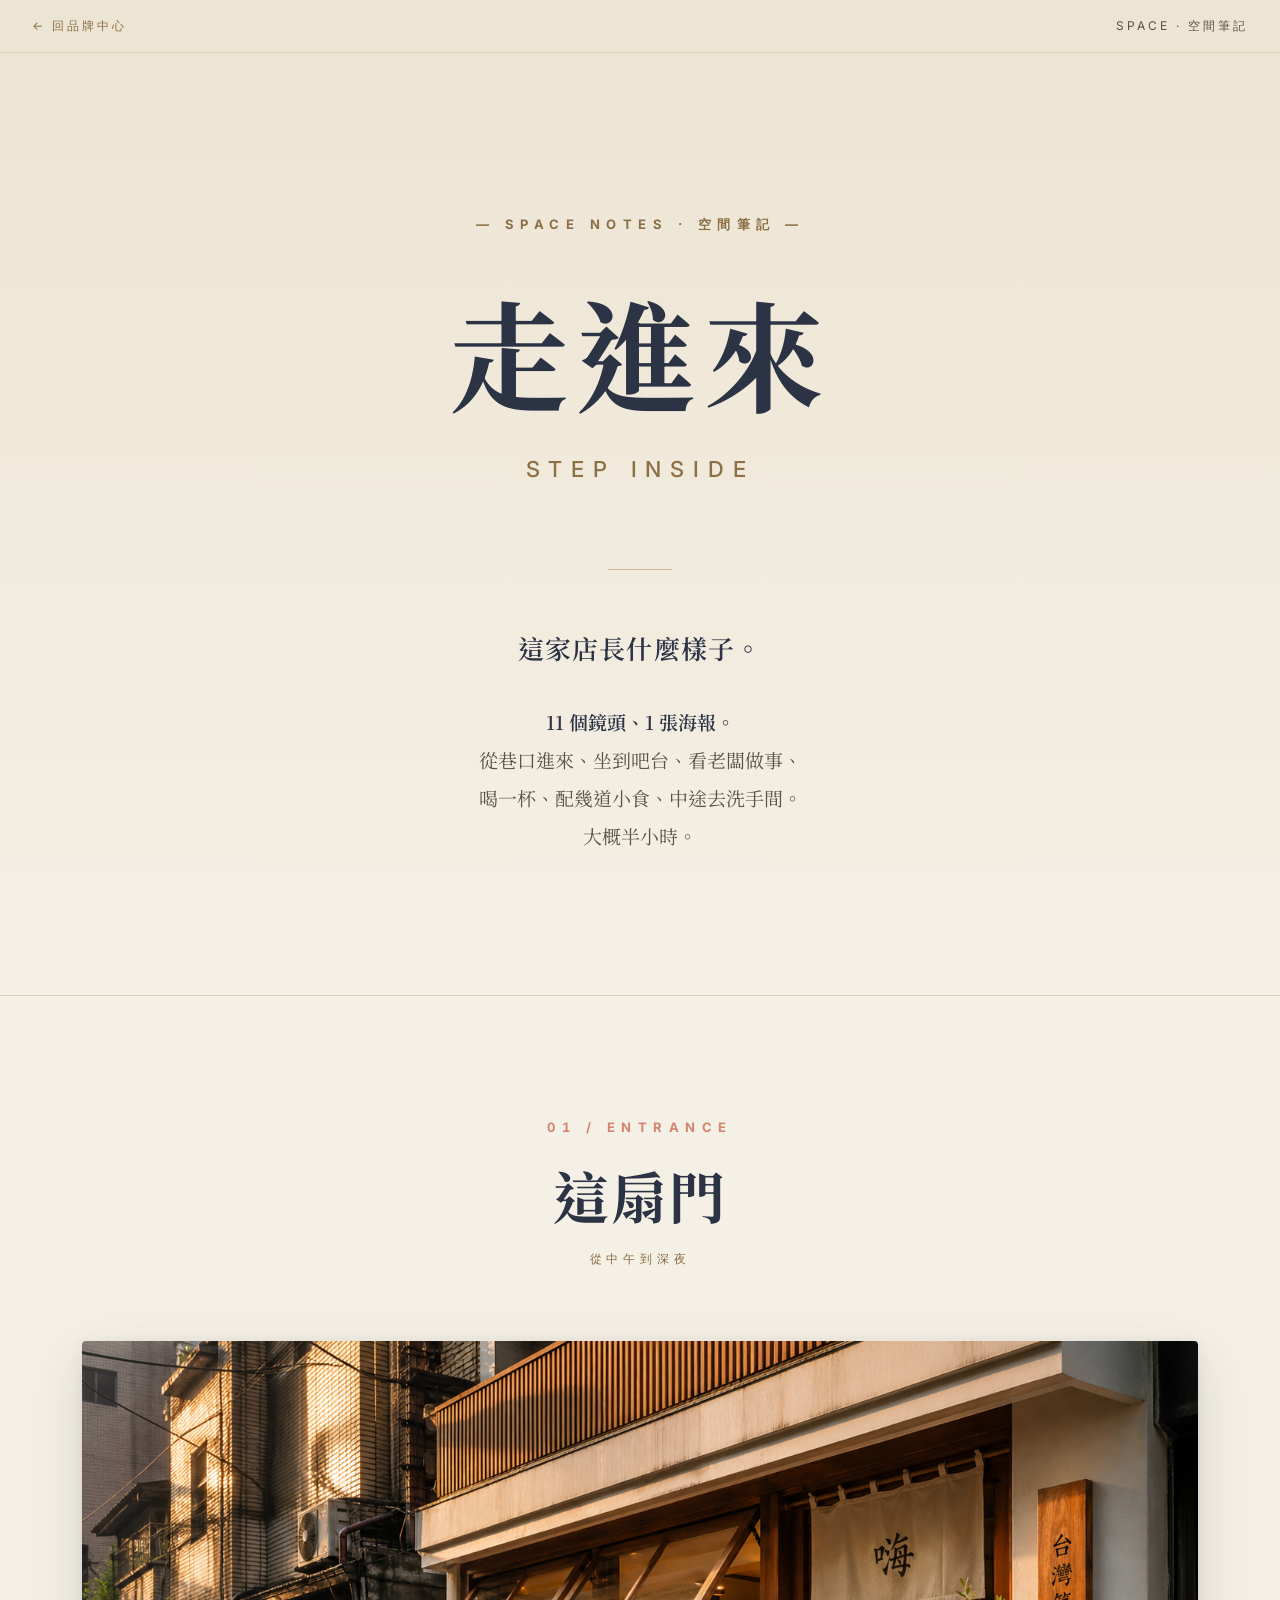
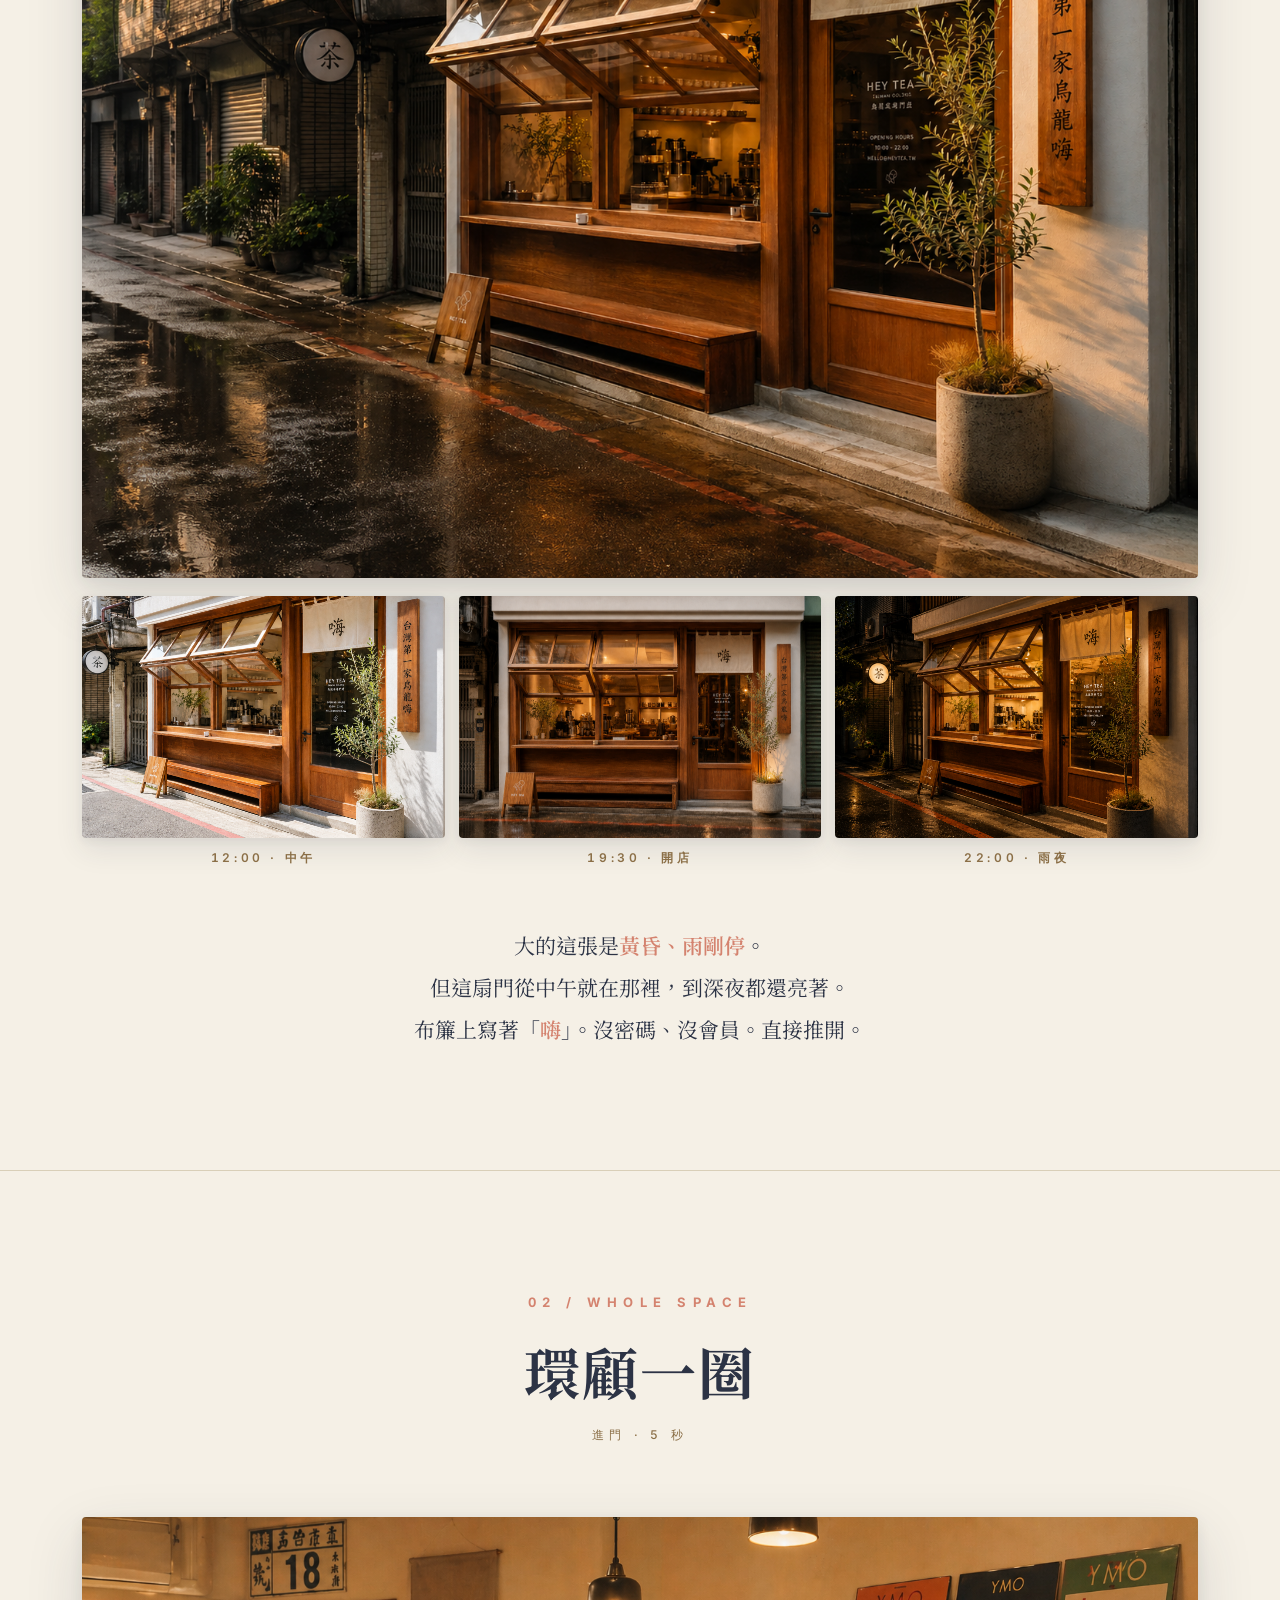
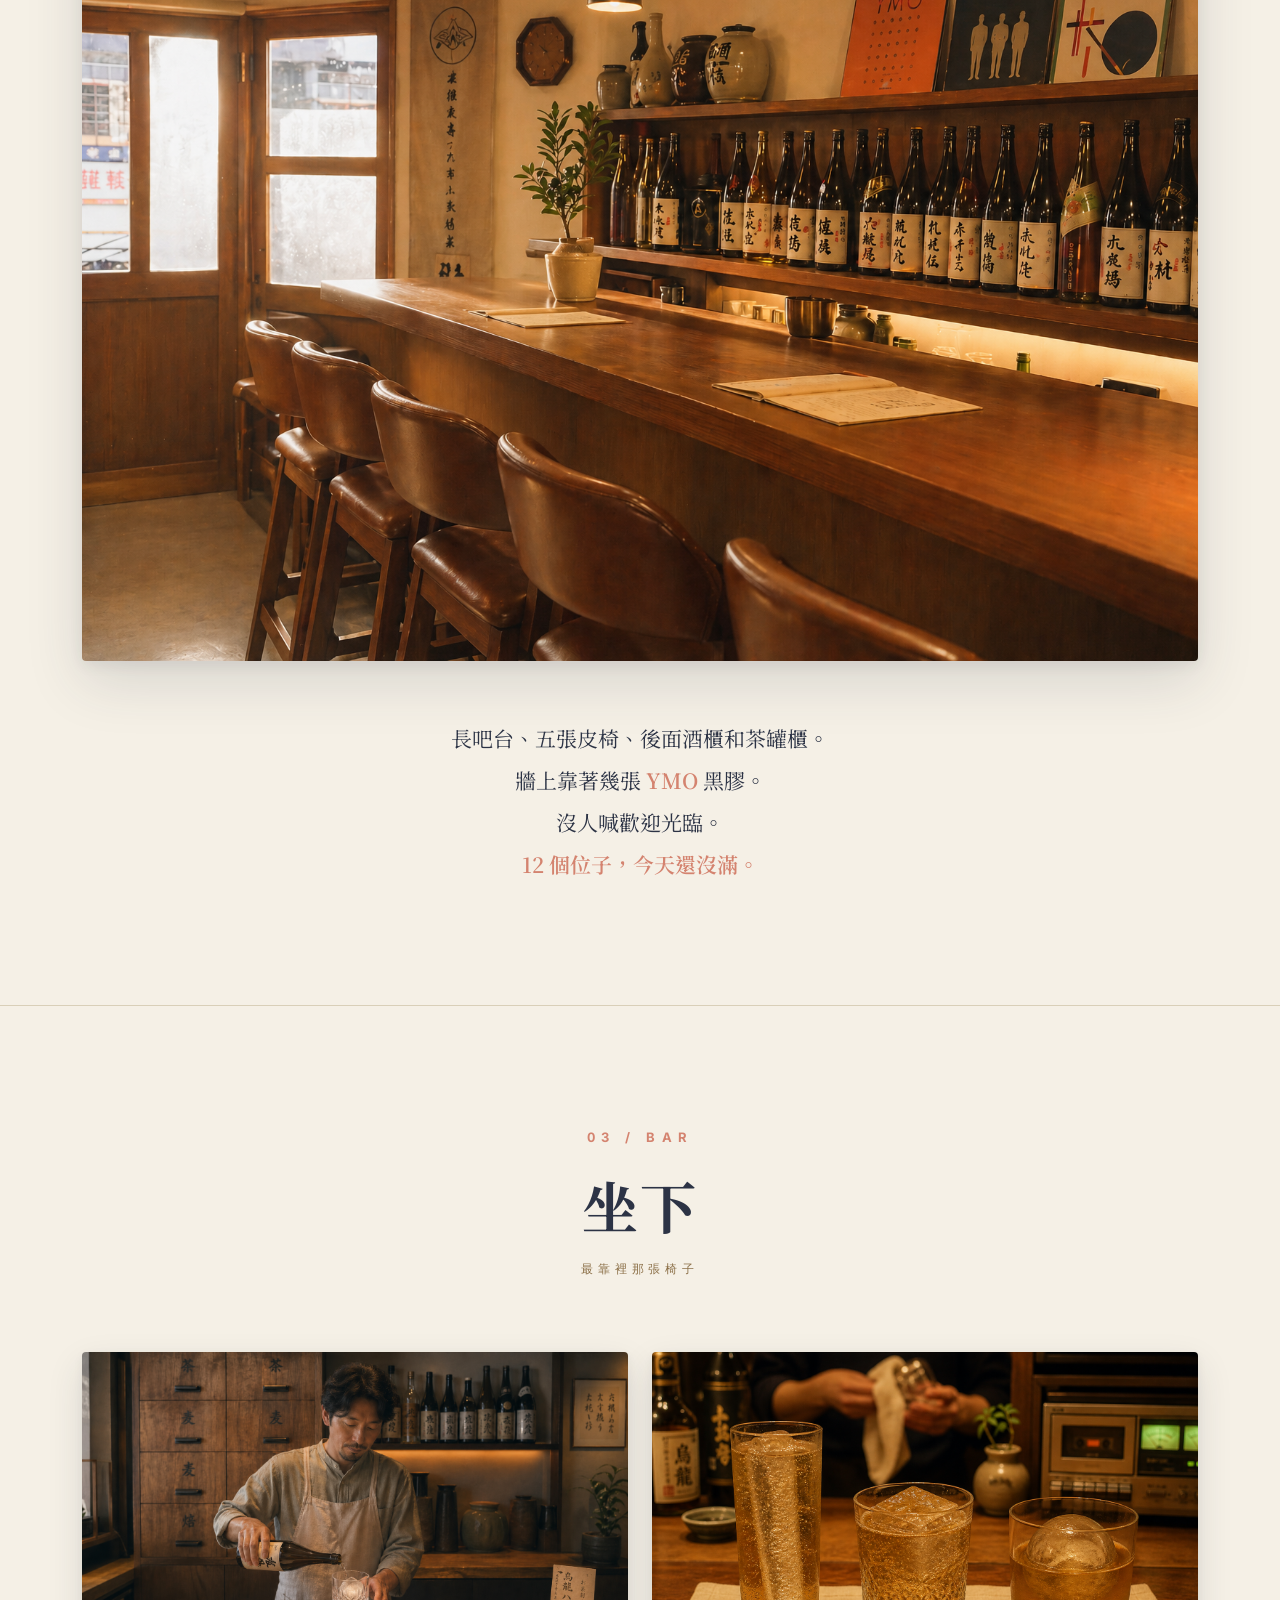
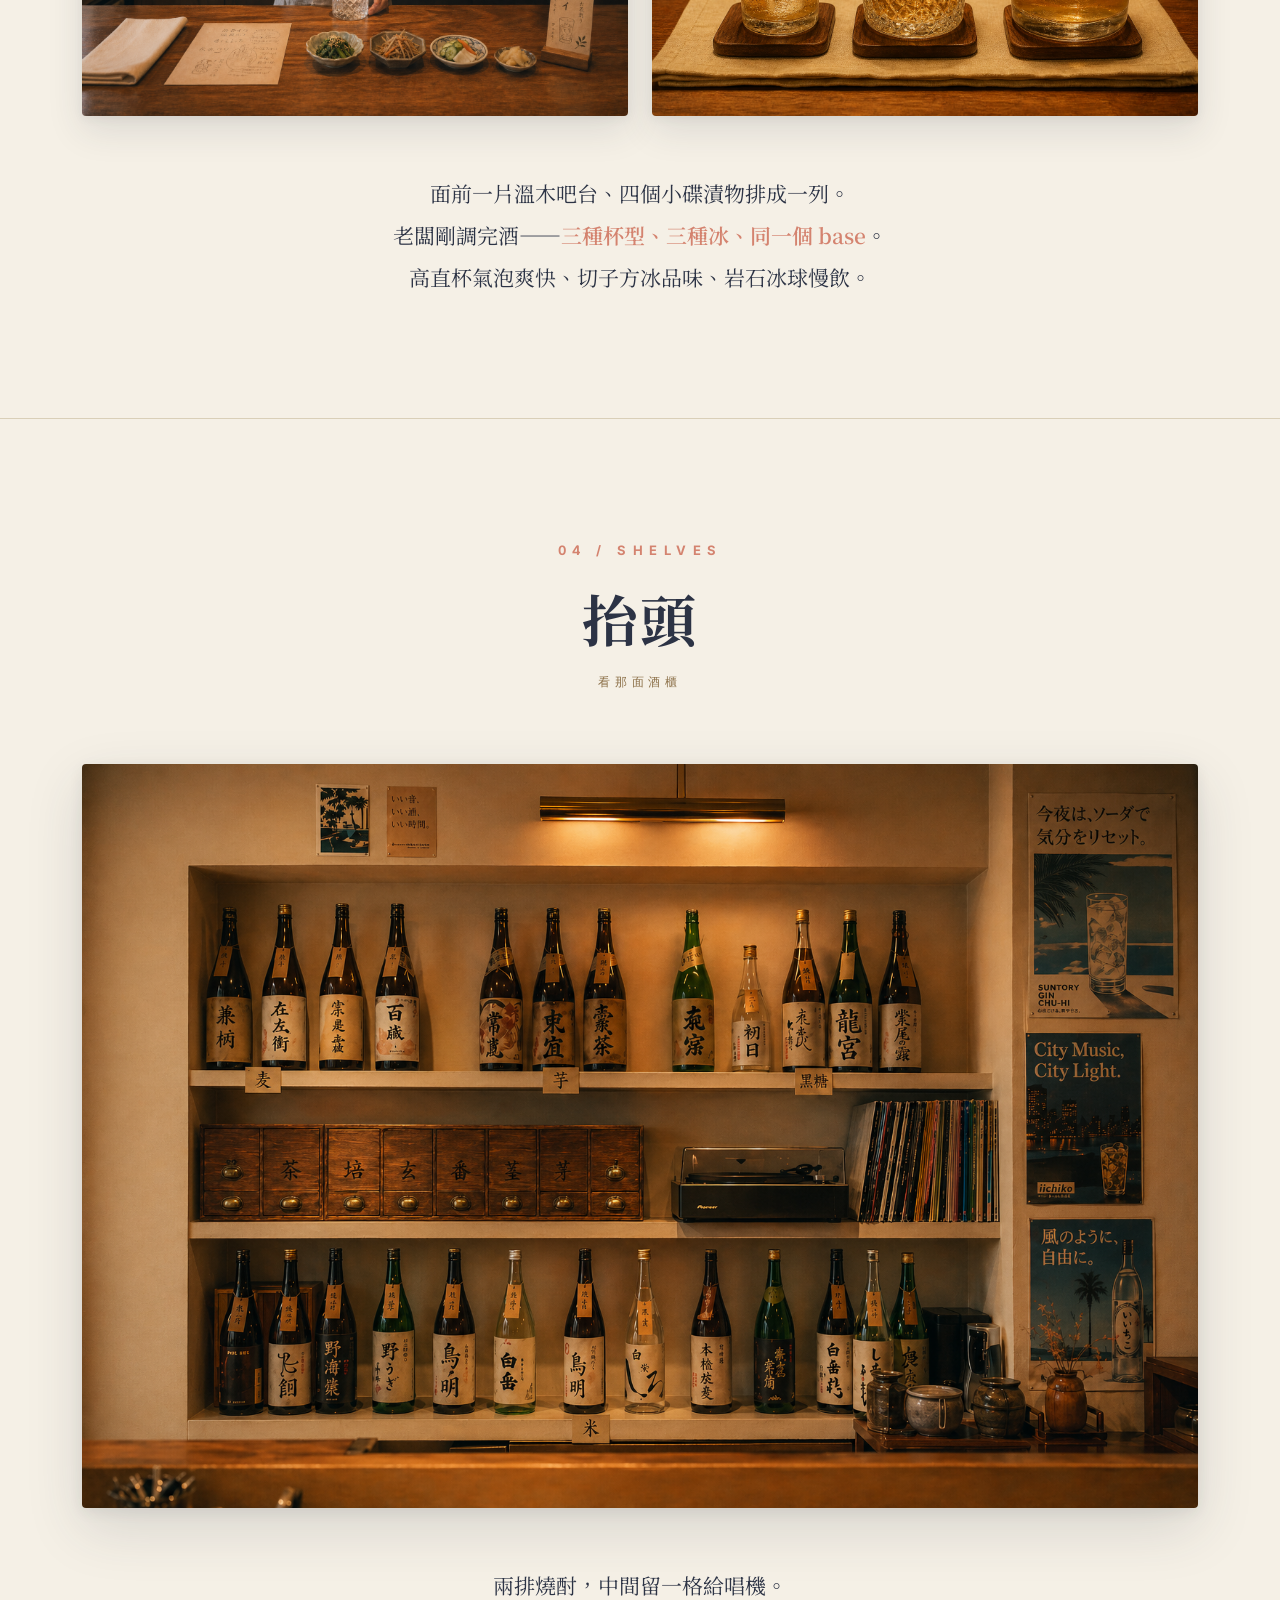
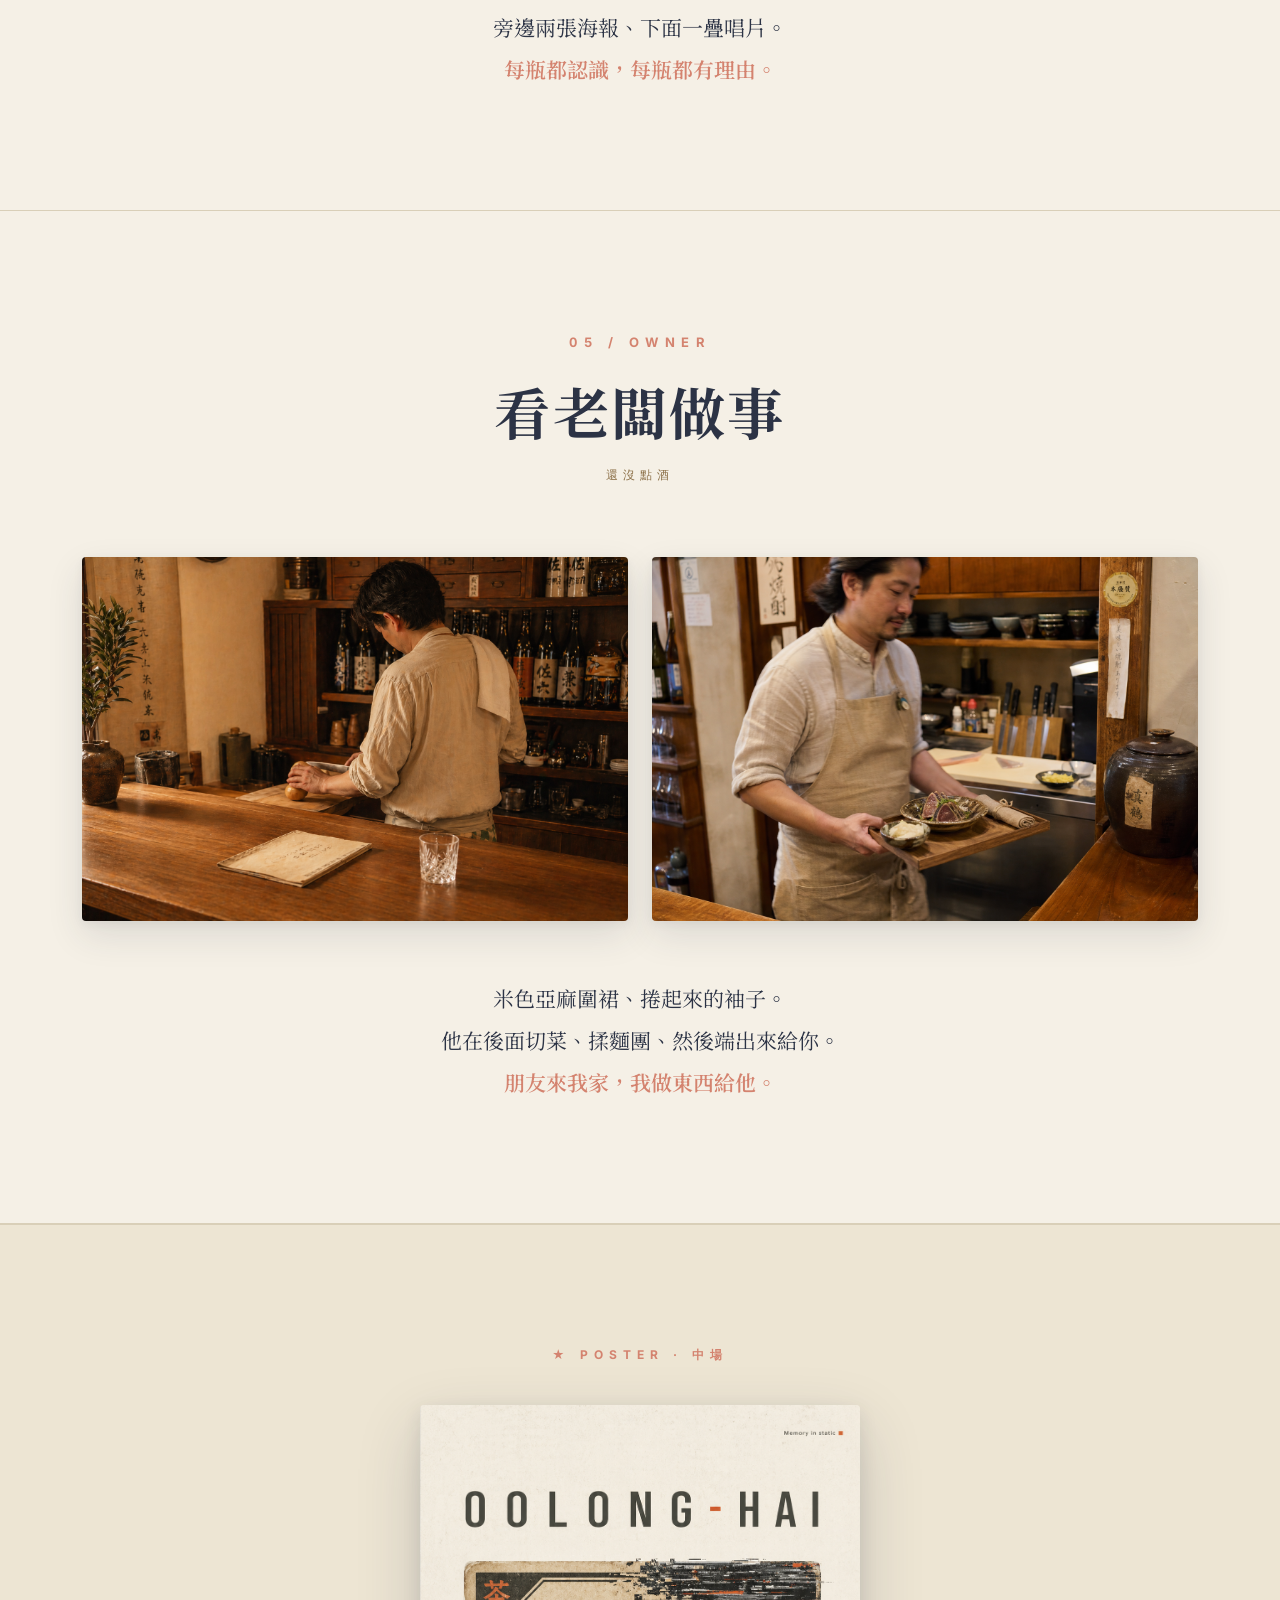
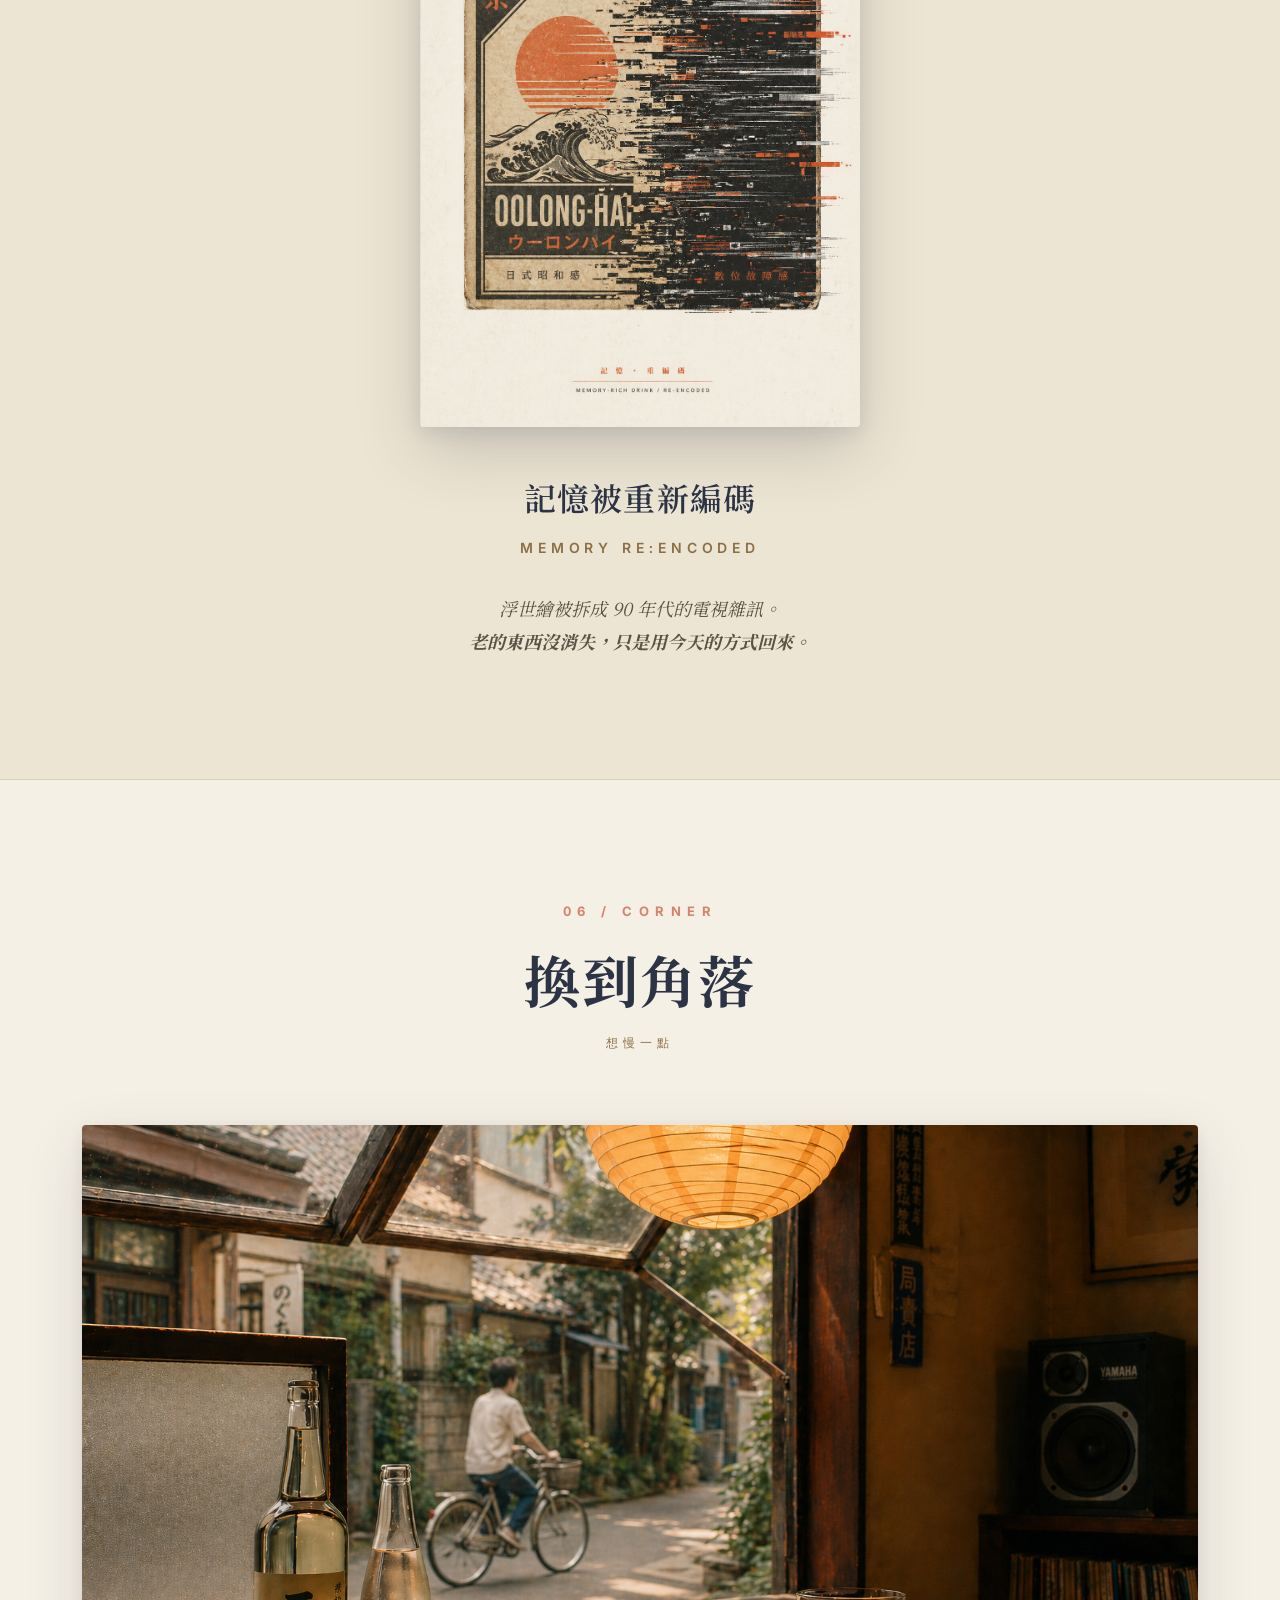
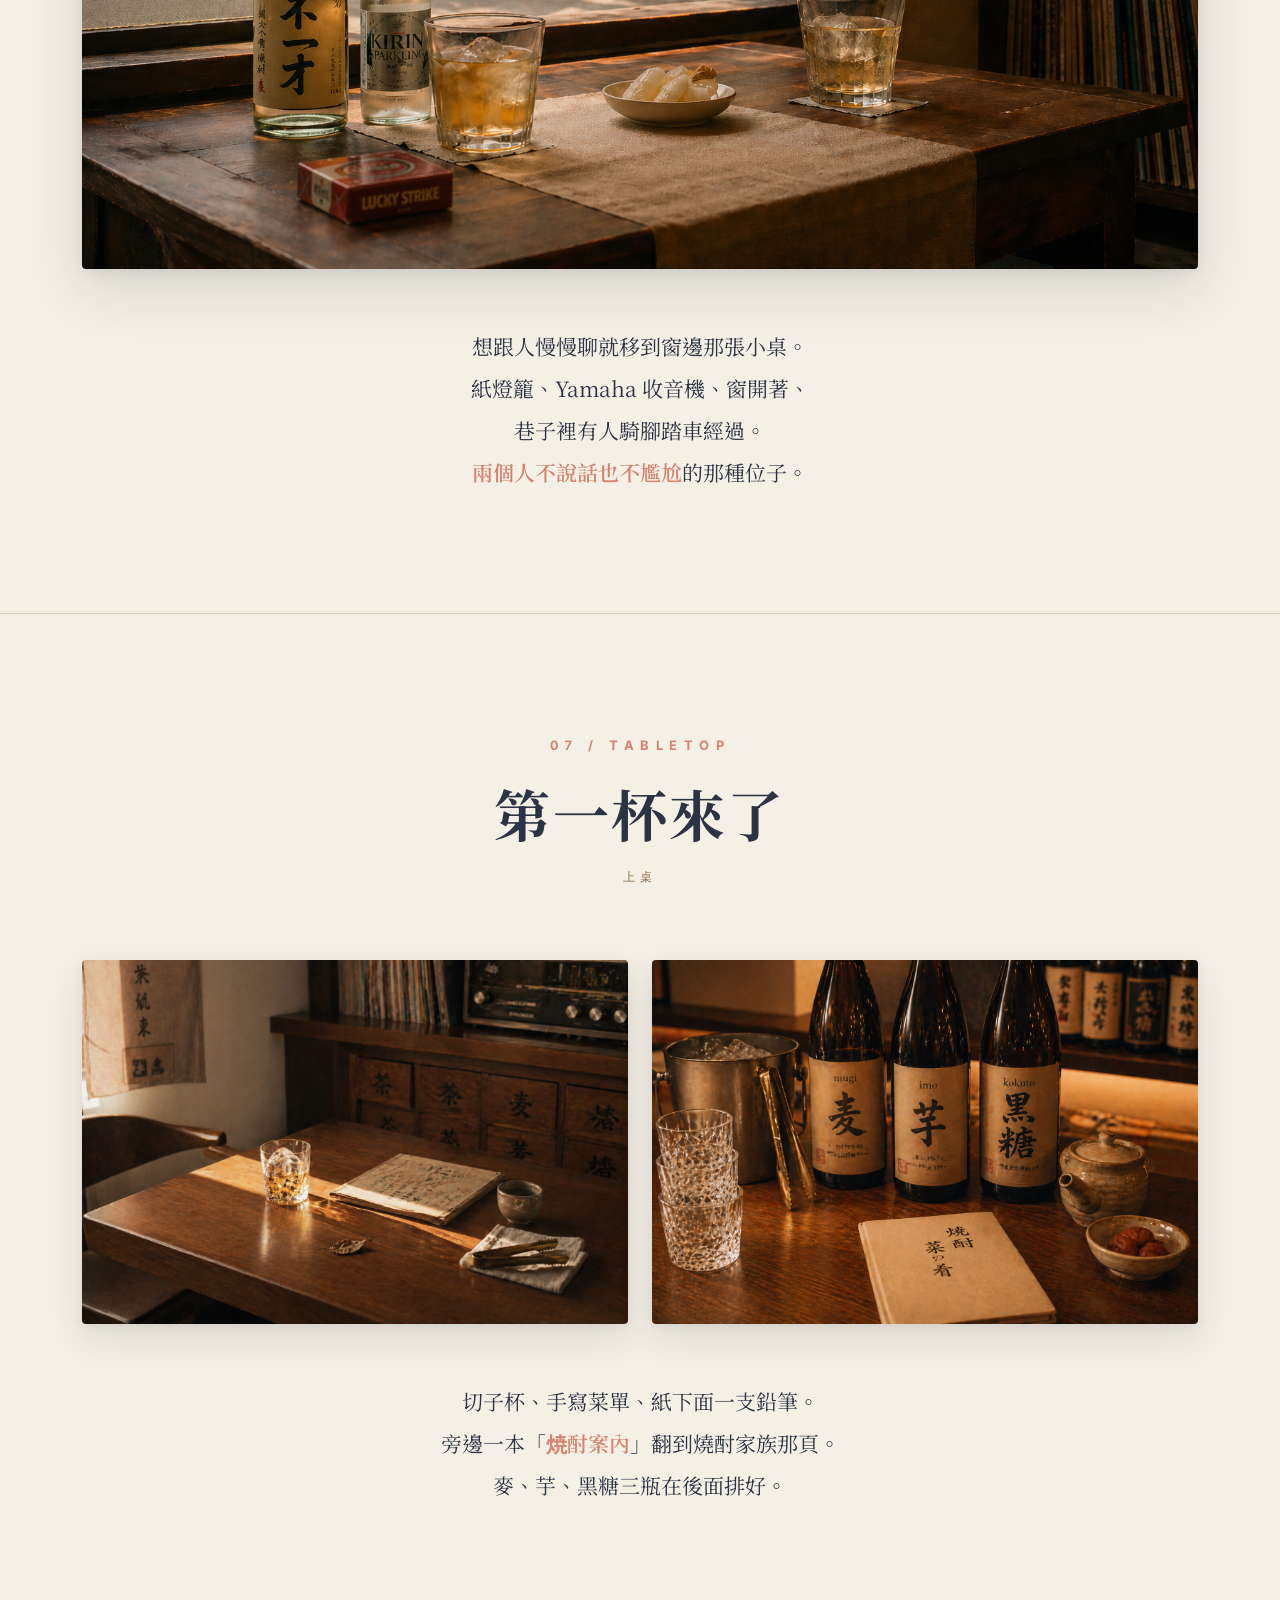
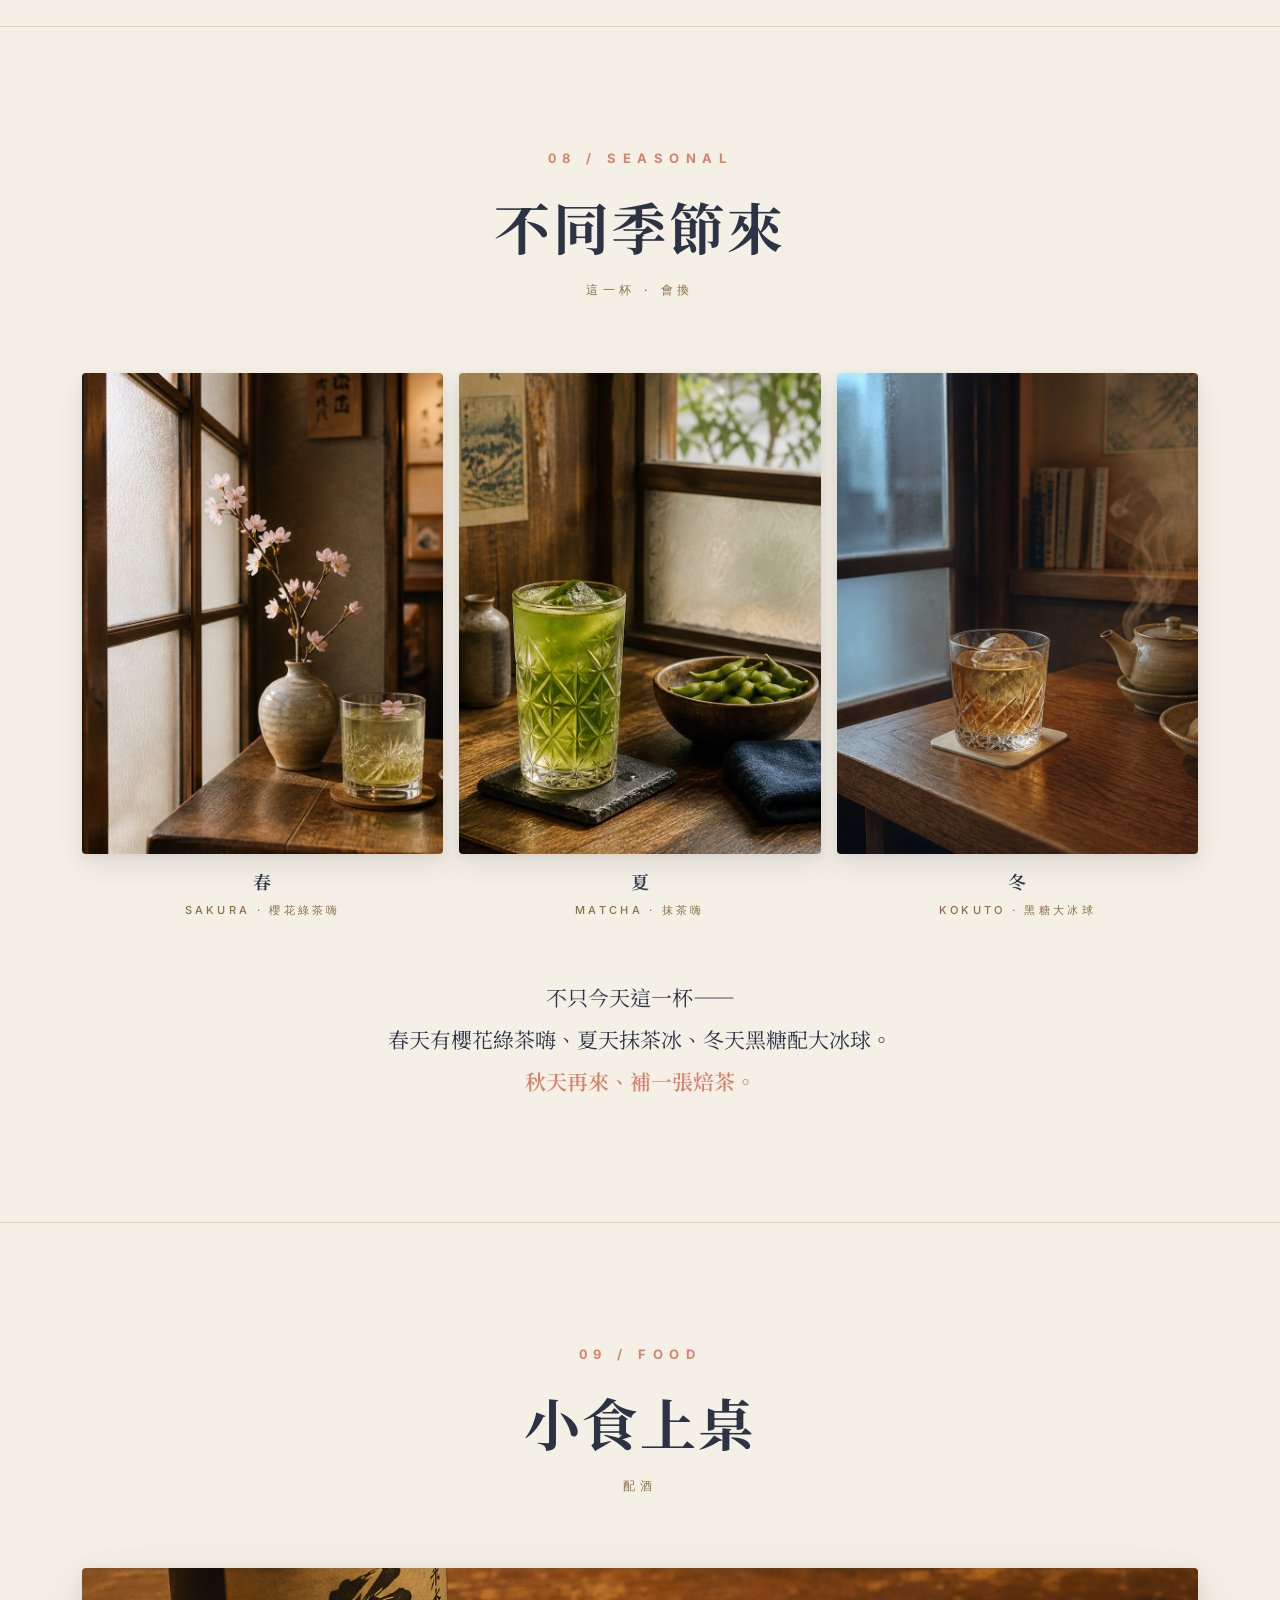
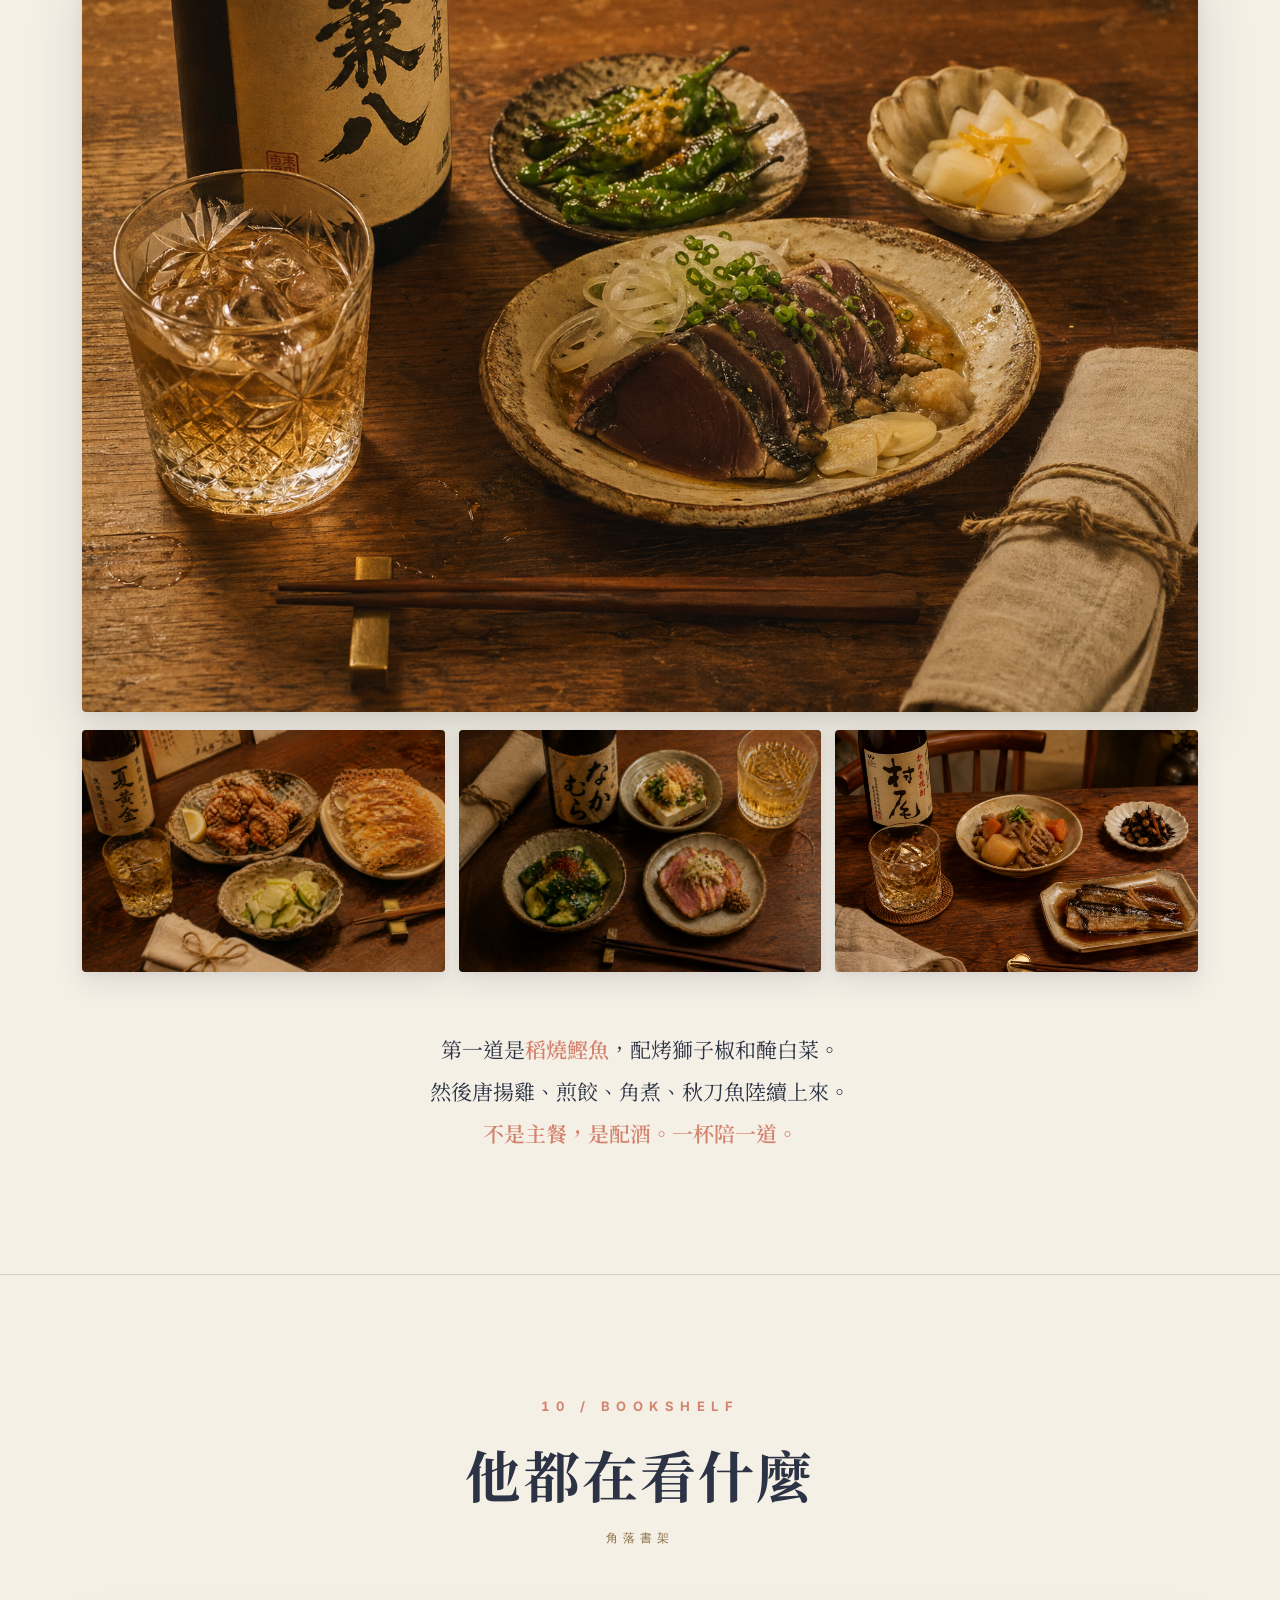
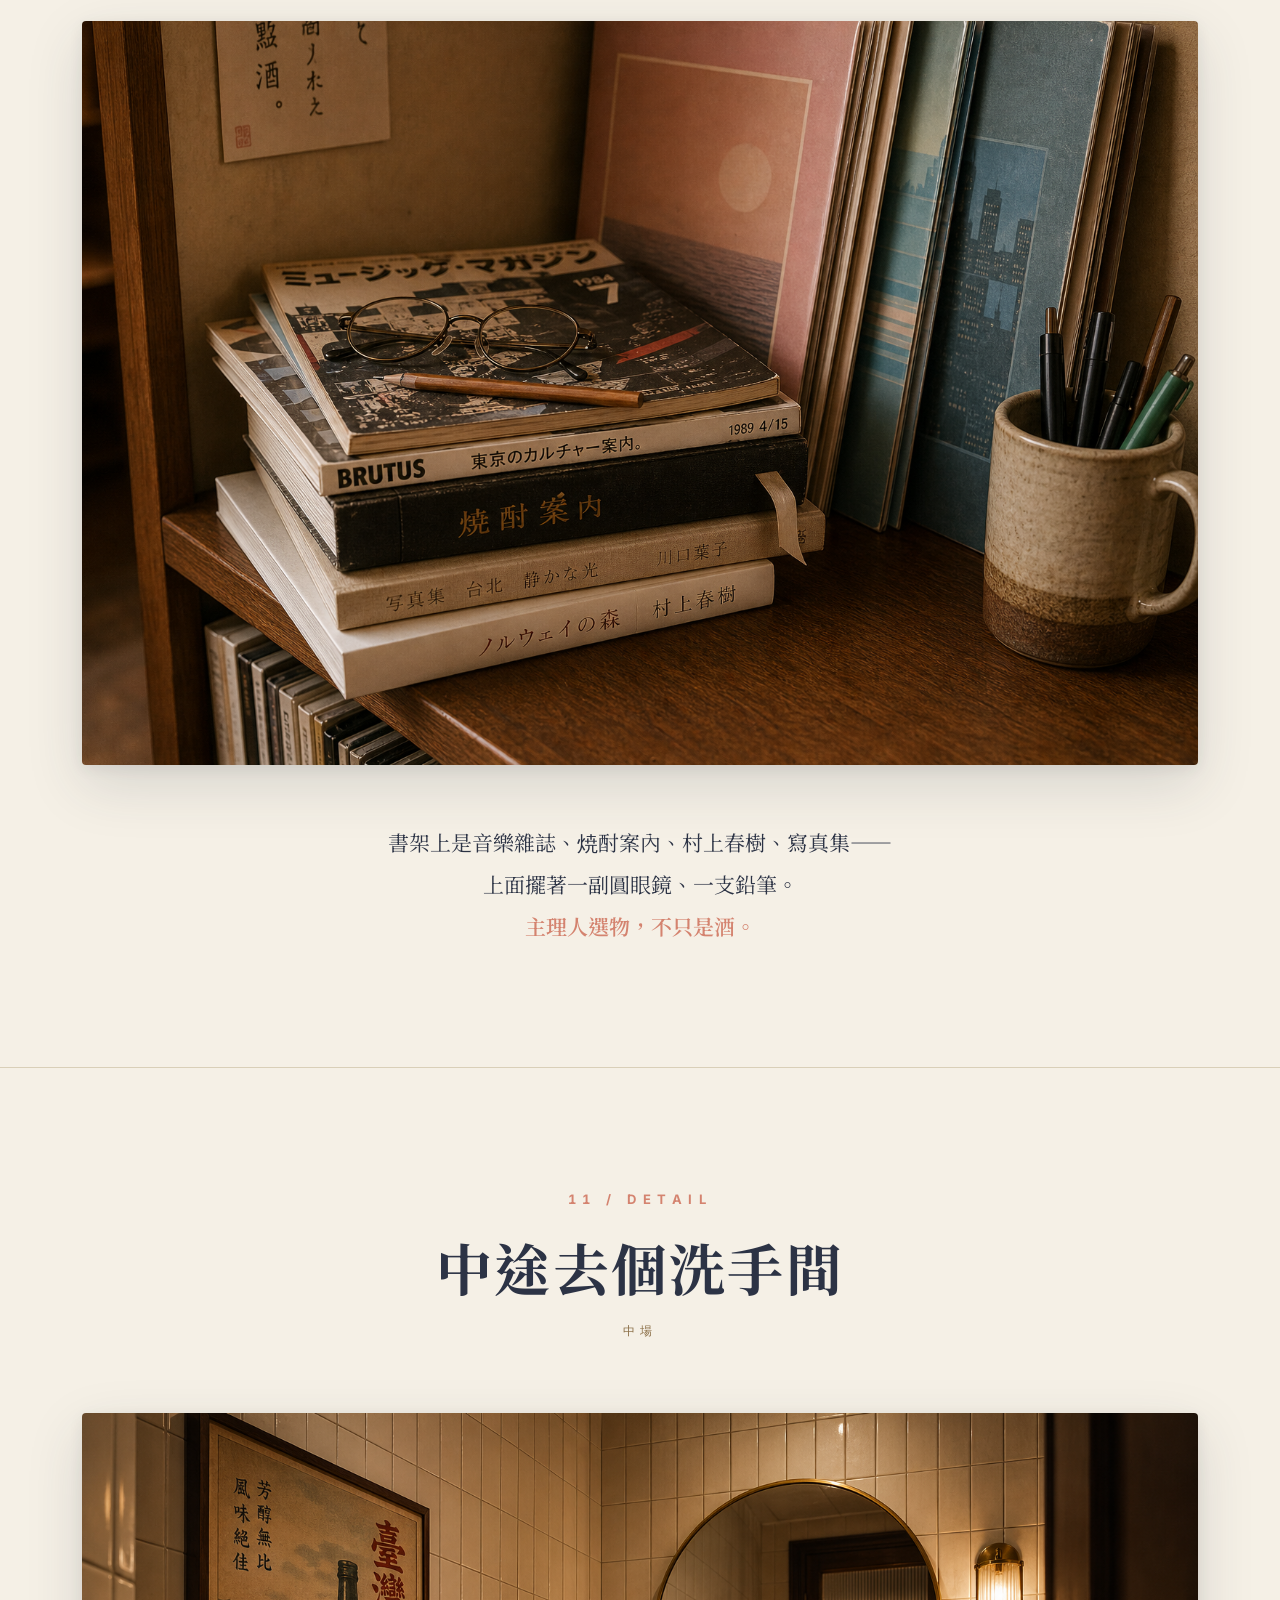
<file: space.html>
<!DOCTYPE html>
<html lang="zh-Hant">
<head>
<meta charset="UTF-8">
<meta name="viewport" content="width=device-width, initial-scale=1.0">
<title>台灣第一家烏龍嗨 · 空間筆記</title>
<meta name="description" content="不是室內設計圖，是空間的氣味。從入口、吧台、酒櫃到洗手間——七個鏡頭、三張海報，這家店的下午與夜晚。">

<link rel="icon" type="image/svg+xml" href="favicon.svg">

<!-- Open Graph -->
<meta property="og:type" content="article">
<meta property="og:title" content="台灣第一家烏龍嗨 · 空間筆記">
<meta property="og:description" content="不是室內設計圖，是空間的氣味。">
<meta property="og:image" content="https://1st-oolong-hai.vercel.app/og-image.svg">

<link rel="preconnect" href="https://fonts.googleapis.com">
<link rel="preconnect" href="https://fonts.gstatic.com" crossorigin>
<link href="https://fonts.googleapis.com/css2?family=Noto+Serif+TC:wght@400;500;600;700&family=Noto+Sans+TC:wght@300;400;500;700&family=Inter:wght@400;500;600;700&display=swap" rel="stylesheet">

<style>
  :root {
    --bg-paper: #F5F0E6;
    --bg-paper-2: #EDE5D3;
    --ink: #2C3345;
    --ink-soft: #5C5247;
    --tea-brown: #8B6F47;
    --barley: #C4A57B;
    --hojicha: #D4836F;
    --green: #6E8B5E;
    --black-sugar: #4A3A2A;
    --line: #D9CFB8;
    --highlight: #E8D9B5;
  }

  * { margin: 0; padding: 0; box-sizing: border-box; }

  body {
    background: var(--bg-paper);
    color: var(--ink);
    font-family: "Noto Sans TC", "Inter", system-ui, sans-serif;
    line-height: 1.7;
    font-size: 17px;
    font-feature-settings: "tnum" on;
  }

  img { max-width: 100%; height: auto; display: block; }

  .container {
    max-width: 1180px;
    margin: 0 auto;
    padding: 0 32px;
  }
  .container-narrow {
    max-width: 720px;
    margin: 0 auto;
    padding: 0 32px;
  }

  /* === Top nav === */
  .top-nav {
    padding: 16px 32px;
    background: var(--bg-paper-2);
    border-bottom: 1px solid var(--line);
    display: flex;
    justify-content: space-between;
    align-items: center;
    font-family: "Inter", sans-serif;
    font-size: 12px;
    letter-spacing: 0.25em;
    text-transform: uppercase;
  }
  .top-nav a { color: var(--tea-brown); text-decoration: none; transition: color 0.2s; }
  .top-nav a:hover { color: var(--ink); }

  /* === Hero === */
  .space-hero {
    padding: 160px 0 140px;
    text-align: center;
    background: linear-gradient(180deg, var(--bg-paper-2) 0%, var(--bg-paper) 100%);
    border-bottom: 1px solid var(--line);
  }
  .space-mark {
    font-family: "Inter", sans-serif;
    font-size: 13px;
    letter-spacing: 0.5em;
    color: var(--tea-brown);
    text-transform: uppercase;
    margin-bottom: 56px;
    font-weight: 700;
  }
  .space-h1 {
    font-family: "Noto Serif TC", serif;
    font-weight: 700;
    font-size: 120px;
    letter-spacing: 0.06em;
    line-height: 1;
    margin-bottom: 40px;
    color: var(--ink);
  }
  .space-h1-en {
    font-family: "Inter", sans-serif;
    font-weight: 500;
    font-size: 22px;
    letter-spacing: 0.4em;
    color: var(--tea-brown);
    text-transform: uppercase;
    margin-bottom: 80px;
  }
  .space-rule {
    width: 64px;
    height: 1.5px;
    background: var(--barley);
    margin: 0 auto 56px;
    opacity: 0.7;
  }
  .space-subtitle {
    font-family: "Noto Serif TC", serif;
    font-size: 26px;
    color: var(--ink);
    font-weight: 600;
    margin-bottom: 32px;
    letter-spacing: 0.04em;
  }
  .space-intro {
    font-family: "Noto Serif TC", serif;
    font-size: 19px;
    line-height: 2;
    color: var(--ink-soft);
    max-width: 640px;
    margin: 0 auto;
  }
  .space-intro strong { color: var(--ink); font-weight: 600; }

  /* === Poster spread === */
  .poster-spread {
    background: var(--bg-paper-2);
    padding: 120px 0;
    text-align: center;
    border-top: 1px solid var(--line);
    border-bottom: 1px solid var(--line);
  }
  .poster-spread-num {
    font-family: "Inter", sans-serif;
    font-size: 12px;
    letter-spacing: 0.5em;
    color: var(--hojicha);
    text-transform: uppercase;
    margin-bottom: 40px;
    font-weight: 700;
  }
  .poster-spread img {
    max-width: 440px;
    width: 70%;
    height: auto;
    margin: 0 auto 48px;
    border-radius: 4px;
    box-shadow:
      0 24px 64px rgba(44, 51, 69, 0.20),
      0 6px 18px rgba(44, 51, 69, 0.10);
  }
  .poster-spread-title {
    font-family: "Noto Serif TC", serif;
    font-size: 32px;
    font-weight: 600;
    color: var(--ink);
    letter-spacing: 0.04em;
    margin-bottom: 16px;
    line-height: 1.4;
  }
  .poster-spread-en {
    font-family: "Inter", sans-serif;
    font-size: 14px;
    letter-spacing: 0.35em;
    color: var(--tea-brown);
    text-transform: uppercase;
    margin-bottom: 32px;
    font-weight: 600;
  }
  .poster-spread-caption {
    font-family: "Noto Serif TC", serif;
    font-size: 18px;
    line-height: 1.85;
    color: var(--ink-soft);
    font-style: italic;
    max-width: 520px;
    margin: 0 auto;
  }

  /* === Chapter === */
  .chapter {
    padding: 120px 0;
    border-bottom: 1px solid var(--line);
  }
  .chapter-header {
    text-align: center;
    margin-bottom: 72px;
  }
  .chapter-num {
    font-family: "Inter", sans-serif;
    font-size: 13px;
    letter-spacing: 0.5em;
    color: var(--hojicha);
    text-transform: uppercase;
    margin-bottom: 24px;
    font-weight: 700;
  }
  .chapter-title {
    font-family: "Noto Serif TC", serif;
    font-weight: 700;
    font-size: 56px;
    letter-spacing: 0.04em;
    line-height: 1.2;
    color: var(--ink);
    margin-bottom: 20px;
  }
  .chapter-meta {
    font-family: "Inter", sans-serif;
    font-size: 12px;
    letter-spacing: 0.4em;
    color: var(--tea-brown);
    text-transform: uppercase;
    font-weight: 500;
  }
  .chapter-caption {
    font-family: "Noto Serif TC", serif;
    font-size: 21px;
    line-height: 2;
    color: var(--ink);
    max-width: 720px;
    margin: 56px auto 0;
    text-align: center;
  }
  .chapter-caption strong { color: var(--hojicha); font-weight: 600; }

  /* === Image layouts === */
  .photo-full img {
    width: 100%;
    height: auto;
    display: block;
    border-radius: 4px;
    box-shadow:
      0 20px 56px rgba(44, 51, 69, 0.15),
      0 4px 14px rgba(44, 51, 69, 0.08);
  }
  .photo-grid-2 {
    display: grid;
    grid-template-columns: 1fr 1fr;
    gap: 24px;
  }
  .photo-grid-2 img {
    width: 100%;
    height: 100%;
    object-fit: cover;
    border-radius: 4px;
    box-shadow:
      0 14px 36px rgba(44, 51, 69, 0.12),
      0 3px 10px rgba(44, 51, 69, 0.06);
  }
  .photo-grid-3 {
    display: grid;
    grid-template-columns: 1fr;
    gap: 28px;
  }
  .photo-grid-3 img {
    width: 100%;
    height: auto;
    display: block;
    border-radius: 4px;
    box-shadow:
      0 16px 40px rgba(44, 51, 69, 0.13),
      0 4px 12px rgba(44, 51, 69, 0.06);
  }
  .photo-asymmetric {
    display: grid;
    grid-template-columns: 2fr 1fr;
    gap: 24px;
  }
  .photo-asymmetric img {
    width: 100%;
    height: 100%;
    object-fit: cover;
    border-radius: 4px;
    box-shadow:
      0 14px 36px rgba(44, 51, 69, 0.12),
      0 3px 10px rgba(44, 51, 69, 0.06);
  }

  /* === CTA === */
  .space-cta {
    padding: 120px 0 80px;
    text-align: center;
    background: var(--bg-paper-2);
  }
  .cta-h {
    font-family: "Noto Serif TC", serif;
    font-weight: 600;
    font-size: 32px;
    color: var(--ink);
    margin-bottom: 16px;
  }
  .cta-sub {
    color: var(--ink-soft);
    margin-bottom: 56px;
    font-family: "Noto Serif TC", serif;
    font-size: 17px;
  }
  .cta-grid {
    display: grid;
    grid-template-columns: repeat(3, 1fr);
    gap: 20px;
    max-width: 1080px;
    margin: 0 auto;
  }
  .cta-card {
    background: var(--bg-paper);
    border: 1px solid var(--line);
    border-radius: 4px;
    padding: 32px 28px;
    text-decoration: none;
    color: var(--ink);
    text-align: left;
    transition: all 0.25s;
    position: relative;
  }
  .cta-card:hover {
    background: var(--highlight);
    transform: translateY(-2px);
    border-color: var(--barley);
  }
  .cta-card::after {
    content: "→";
    position: absolute;
    top: 32px;
    right: 28px;
    color: var(--hojicha);
    font-family: "Inter", sans-serif;
    transition: transform 0.25s;
  }
  .cta-card:hover::after { transform: translateX(4px); }
  .cta-card-tag {
    font-family: "Inter", sans-serif;
    font-size: 11px;
    letter-spacing: 0.3em;
    color: var(--hojicha);
    text-transform: uppercase;
    margin-bottom: 12px;
    font-weight: 700;
  }
  .cta-card-title {
    font-family: "Noto Serif TC", serif;
    font-weight: 600;
    font-size: 21px;
    margin-bottom: 8px;
    padding-right: 32px;
  }
  .cta-card-desc {
    font-size: 14.5px;
    color: var(--ink-soft);
    line-height: 1.7;
  }

  /* === Footer === */
  footer {
    text-align: center;
    padding: 48px 16px;
    color: var(--ink-soft);
    font-family: "Inter", sans-serif;
    font-size: 12px;
    letter-spacing: 0.25em;
    background: var(--bg-paper-2);
  }

  /* === Entrance spread (CH 01) — 1 hero + 3 trio for time-lapse feel === */
  .entrance-spread {
    display: grid;
    grid-template-columns: 1fr;
    gap: 18px;
  }
  .entrance-spread .entrance-hero img {
    width: 100%;
    height: auto;
    display: block;
    border-radius: 4px;
    box-shadow:
      0 20px 56px rgba(44, 51, 69, 0.15),
      0 4px 14px rgba(44, 51, 69, 0.08);
  }
  .entrance-spread .entrance-trio {
    display: grid;
    grid-template-columns: repeat(3, 1fr);
    gap: 14px;
  }
  .entrance-spread .entrance-trio figure {
    margin: 0;
  }
  .entrance-spread .entrance-trio img {
    width: 100%;
    aspect-ratio: 3 / 2;
    object-fit: cover;
    display: block;
    border-radius: 4px;
    box-shadow:
      0 12px 28px rgba(44, 51, 69, 0.10),
      0 3px 8px rgba(44, 51, 69, 0.06);
  }
  .entrance-spread .entrance-trio figcaption {
    margin-top: 10px;
    font-family: "Inter", sans-serif;
    font-size: 12px;
    letter-spacing: 0.3em;
    color: var(--tea-brown);
    text-transform: uppercase;
    text-align: center;
    font-weight: 600;
  }

  /* === Seasonal trio (CH 08) — 3 並列、有 figcaption === */
  .season-trio {
    display: grid;
    grid-template-columns: repeat(3, 1fr);
    gap: 16px;
  }
  .season-trio figure { margin: 0; }
  .season-trio img {
    width: 100%;
    aspect-ratio: 3 / 4;
    object-fit: cover;
    display: block;
    border-radius: 4px;
    box-shadow:
      0 12px 28px rgba(44, 51, 69, 0.10),
      0 3px 8px rgba(44, 51, 69, 0.06);
  }
  .season-trio figcaption {
    margin-top: 12px;
    font-family: "Noto Serif TC", serif;
    font-size: 18px;
    color: var(--ink);
    text-align: center;
    font-weight: 600;
    letter-spacing: 0.04em;
  }
  .season-trio figcaption small {
    display: block;
    margin-top: 4px;
    font-family: "Inter", sans-serif;
    font-size: 11px;
    letter-spacing: 0.3em;
    color: var(--tea-brown);
    text-transform: uppercase;
    font-weight: 500;
  }

  /* === Food spread (CH 07) === */
  .food-spread {
    display: grid;
    grid-template-columns: 1fr;
    gap: 18px;
  }
  .food-spread .food-hero img {
    width: 100%;
    height: auto;
    display: block;
    border-radius: 4px;
    box-shadow:
      0 20px 56px rgba(44, 51, 69, 0.15),
      0 4px 14px rgba(44, 51, 69, 0.08);
  }
  .food-spread .food-trio {
    display: grid;
    grid-template-columns: repeat(3, 1fr);
    gap: 14px;
  }
  .food-spread .food-trio img {
    width: 100%;
    aspect-ratio: 3 / 2;
    object-fit: cover;
    display: block;
    border-radius: 4px;
    box-shadow:
      0 12px 28px rgba(44, 51, 69, 0.10),
      0 3px 8px rgba(44, 51, 69, 0.06);
  }

  /* === Lightbox (click image to enlarge) === */
  .chapter img,
  .poster-spread img {
    cursor: zoom-in;
    transition: transform 0.2s;
  }
  .chapter img:hover,
  .poster-spread img:hover {
    transform: scale(1.005);
  }
  .lightbox {
    position: fixed;
    inset: 0;
    background: rgba(20, 18, 16, 0.94);
    z-index: 9999;
    display: flex;
    align-items: center;
    justify-content: center;
    padding: 32px;
    cursor: zoom-out;
    animation: lb-fade 0.18s ease-out;
  }
  .lightbox img {
    max-width: 100%;
    max-height: 100%;
    width: auto;
    height: auto;
    object-fit: contain;
    border-radius: 4px;
    box-shadow: 0 24px 64px rgba(0,0,0,0.5);
    cursor: zoom-out;
  }
  .lightbox-hint {
    position: fixed;
    bottom: 24px;
    left: 50%;
    transform: translateX(-50%);
    color: rgba(255,255,255,0.55);
    font-family: "Inter", sans-serif;
    font-size: 11px;
    letter-spacing: 0.3em;
    text-transform: uppercase;
    pointer-events: none;
  }
  @keyframes lb-fade { from { opacity: 0; } to { opacity: 1; } }
  @media (max-width: 768px) { .lightbox { padding: 16px; } }

  /* === Mobile === */
  @media (max-width: 768px) {
    body { font-size: 16px; }
    .container, .container-narrow { padding: 0 20px; }
    .top-nav { font-size: 11px; padding: 12px 16px; letter-spacing: 0.2em; }

    /* Hero */
    .space-hero { padding: 88px 0 72px; }
    .space-mark { font-size: 11px; letter-spacing: 0.3em; margin-bottom: 36px; }
    .space-h1 { font-size: 56px; letter-spacing: 0.04em; margin-bottom: 24px; }
    .space-h1-en { font-size: 14px; letter-spacing: 0.25em; margin-bottom: 48px; }
    .space-subtitle { font-size: 20px; margin-bottom: 24px; }
    .space-intro { font-size: 16px; line-height: 1.85; }

    /* Poster spreads */
    .poster-spread { padding: 64px 0; }
    .poster-spread img { max-width: 280px; width: 80%; margin-bottom: 32px; }
    .poster-spread-title { font-size: 22px; }
    .poster-spread-en { font-size: 11px; letter-spacing: 0.3em; }
    .poster-spread-caption { font-size: 15px; padding: 0 24px; }

    /* Chapters */
    .chapter { padding: 64px 0; }
    .chapter-header { margin-bottom: 40px; }
    .chapter-num { font-size: 11px; letter-spacing: 0.4em; }
    .chapter-title { font-size: 32px; }
    .chapter-meta { font-size: 11px; letter-spacing: 0.3em; }
    .chapter-caption { font-size: 16px; line-height: 1.85; margin-top: 32px; padding: 0 8px; }

    /* Photo grids stack */
    .photo-grid-2,
    .photo-grid-3,
    .photo-asymmetric {
      grid-template-columns: 1fr;
      gap: 12px;
    }
    .food-spread .food-trio {
      grid-template-columns: 1fr;
      gap: 10px;
    }
    .entrance-spread .entrance-trio {
      grid-template-columns: 1fr;
      gap: 12px;
    }
    .entrance-spread .entrance-trio figcaption {
      font-size: 11px;
      letter-spacing: 0.25em;
      margin-top: 8px;
    }
    /* Seasonal trio - mobile stack */
    .season-trio {
      grid-template-columns: 1fr;
      gap: 14px;
    }
    .season-trio img { aspect-ratio: 4 / 3; }
    .season-trio figcaption { font-size: 16px; margin-top: 8px; }
    .season-trio figcaption small { font-size: 10px; letter-spacing: 0.25em; }

    /* CTA */
    .space-cta { padding: 64px 0 40px; }
    .cta-h { font-size: 24px; }
    .cta-sub { font-size: 14px; margin-bottom: 32px; }
    .cta-grid { grid-template-columns: 1fr; gap: 12px; }
    .cta-card { padding: 22px 24px; }
    .cta-card-title { font-size: 18px; }
    .cta-card-desc { font-size: 13px; }

    footer { padding: 32px 16px; font-size: 11px; }
  }
</style>
</head>
<body>

<!-- =========== TOP NAV =========== -->
<nav class="top-nav">
  <a href="index.html">← 回品牌中心</a>
  <span style="color: var(--ink-soft);">SPACE · 空間筆記</span>
</nav>


<!-- =========== HERO =========== -->
<header class="space-hero">
  <div class="container">
    <div class="space-mark">— SPACE NOTES · 空間筆記 —</div>
    <h1 class="space-h1">走進來</h1>
    <div class="space-h1-en">Step Inside</div>
    <div class="space-rule"></div>
    <div class="space-subtitle">這家店長什麼樣子。</div>
    <p class="space-intro">
      <strong>11 個鏡頭、1 張海報。</strong><br>
      從巷口進來、坐到吧台、看老闆做事、<br>
      喝一杯、配幾道小食、中途去洗手間。<br>
      大概半小時。
    </p>
  </div>
</header>


<!-- =========== CHAPTER 01 — 入口 =========== -->
<section class="chapter">
  <div class="container">
    <div class="chapter-header">
      <div class="chapter-num">01 / ENTRANCE</div>
      <h2 class="chapter-title">這扇門</h2>
      <div class="chapter-meta">從中午到深夜</div>
    </div>

    <div class="entrance-spread">
      <div class="entrance-hero">
        <img src="Images/Space/clean/s01-entrance-dusk.png" alt="入口 · 黃昏 magic hour · 雨剛停、巷口反光、暖光透出">
      </div>
      <div class="entrance-trio">
        <figure>
          <img src="Images/Space/clean/s01-entrance-day.png" alt="入口 · 中午 · 晴朗、植物清楚">
          <figcaption>12:00 · 中午</figcaption>
        </figure>
        <figure>
          <img src="Images/Space/clean/s01-entrance-evening.png" alt="入口 · 傍晚剛開店 · 燈點亮、A-frame chalkboard">
          <figcaption>19:30 · 開店</figcaption>
        </figure>
        <figure>
          <img src="Images/Space/clean/s01-entrance-night.png" alt="入口 · 雨夜 · 紙燈籠、最深暖光">
          <figcaption>22:00 · 雨夜</figcaption>
        </figure>
      </div>
    </div>

    <p class="chapter-caption">
      大的這張是<strong>黃昏、雨剛停</strong>。<br>
      但這扇門從中午就在那裡，到深夜都還亮著。<br>
      布簾上寫著「<strong>嗨</strong>」。沒密碼、沒會員。直接推開。
    </p>
  </div>
</section>


<!-- =========== CHAPTER 02 — 整體空間 =========== -->
<section class="chapter">
  <div class="container">
    <div class="chapter-header">
      <div class="chapter-num">02 / WHOLE SPACE</div>
      <h2 class="chapter-title">環顧一圈</h2>
      <div class="chapter-meta">進門 · 5 秒</div>
    </div>

    <div class="photo-full">
      <img src="Images/Space/clean/s02-space-wide.png" alt="整體空間 · 長木吧台 + 五張皮椅 + 牆上 YMO 黑膠">
    </div>

    <p class="chapter-caption">
      長吧台、五張皮椅、後面酒櫃和茶罐櫃。<br>
      牆上靠著幾張 <strong>YMO</strong> 黑膠。<br>
      沒人喊歡迎光臨。<br>
      <strong>12 個位子，今天還沒滿。</strong>
    </p>
  </div>
</section>


<!-- =========== CHAPTER 03 — 你坐下 =========== -->
<section class="chapter">
  <div class="container">
    <div class="chapter-header">
      <div class="chapter-num">03 / BAR</div>
      <h2 class="chapter-title">坐下</h2>
      <div class="chapter-meta">最靠裡那張椅子</div>
    </div>

    <div class="photo-grid-2">
      <img src="Images/Space/clean/s03-bar-pour.png" alt="店主倒酒 · 客人視角 · 四個漬物小碟 + 烏龍ハイ立牌">
      <img src="Images/Space/clean/s03-bar-trio.png" alt="剛調好的三杯 · 高直杯氣泡 / 切子方冰 / 岩石冰球">
    </div>

    <p class="chapter-caption">
      面前一片溫木吧台、四個小碟漬物排成一列。<br>
      老闆剛調完酒——<strong>三種杯型、三種冰、同一個 base</strong>。<br>
      高直杯氣泡爽快、切子方冰品味、岩石冰球慢飲。
    </p>
  </div>
</section>


<!-- =========== CHAPTER 04 — 你抬頭 =========== -->
<section class="chapter">
  <div class="container">
    <div class="chapter-header">
      <div class="chapter-num">04 / SHELVES</div>
      <h2 class="chapter-title">抬頭</h2>
      <div class="chapter-meta">看那面酒櫃</div>
    </div>

    <div class="photo-full">
      <img src="Images/Space/clean/s03-bar-shelves.png" alt="酒櫃 · 兩排燒酎 + 中間木茶罐 + 唱機 + 海報">
    </div>

    <p class="chapter-caption">
      兩排燒酎，中間留一格給唱機。<br>
      旁邊兩張海報、下面一疊唱片。<br>
      <strong>每瓶都認識，每瓶都有理由。</strong>
    </p>
  </div>
</section>


<!-- =========== CHAPTER 04 — 主理人 =========== -->
<section class="chapter">
  <div class="container">
    <div class="chapter-header">
      <div class="chapter-num">05 / OWNER</div>
      <h2 class="chapter-title">看老闆做事</h2>
      <div class="chapter-meta">還沒點酒</div>
    </div>

    <div class="photo-grid-2">
      <img src="Images/Space/clean/s04-owner-back.png" alt="店主背影 · 米色亞麻圍裙、處理食材">
      <img src="Images/Space/clean/s05-owner-tray.png" alt="店主端著托盤 · 稻燒鰹魚 + 漬白菜">
    </div>

    <p class="chapter-caption">
      米色亞麻圍裙、捲起來的袖子。<br>
      他在後面切菜、揉麵團、然後端出來給你。<br>
      <strong>朋友來我家，我做東西給他。</strong>
    </p>
  </div>
</section>


<!-- =========== POSTER 02 — Memory Re:Encoded =========== -->
<section class="poster-spread">
  <div class="container-narrow">
    <div class="poster-spread-num">★ POSTER · 中場</div>
    <img src="Images/海報/oolonghai_7.png" alt="台灣第一家烏龍嗨 · Memory Re:Encoded">
    <div class="poster-spread-title">記憶被重新編碼</div>
    <div class="poster-spread-en">Memory Re:Encoded</div>
    <p class="poster-spread-caption">
      浮世繪被拆成 90 年代的電視雜訊。<br>
      <strong>老的東西沒消失，只是用今天的方式回來。</strong>
    </p>
  </div>
</section>


<!-- =========== CHAPTER 05 — 角落 =========== -->
<section class="chapter">
  <div class="container">
    <div class="chapter-header">
      <div class="chapter-num">06 / CORNER</div>
      <h2 class="chapter-title">換到角落</h2>
      <div class="chapter-meta">想慢一點</div>
    </div>

    <div class="photo-full">
      <img src="Images/Space/clean/s05-corner.png" alt="角落二人座 · 紙燈籠、開窗、街景、Yamaha 黑膠收音機">
    </div>

    <p class="chapter-caption">
      想跟人慢慢聊就移到窗邊那張小桌。<br>
      紙燈籠、Yamaha 收音機、窗開著、<br>
      巷子裡有人騎腳踏車經過。<br>
      <strong>兩個人不說話也不尷尬</strong>的那種位子。
    </p>
  </div>
</section>


<!-- =========== CHAPTER 06 — 桌上 =========== -->
<section class="chapter">
  <div class="container">
    <div class="chapter-header">
      <div class="chapter-num">07 / TABLETOP</div>
      <h2 class="chapter-title">第一杯來了</h2>
      <div class="chapter-meta">上桌</div>
    </div>

    <div class="photo-grid-2">
      <img src="Images/Space/clean/s06-tabletop.png" alt="桌面 still life · 切子杯 + 手寫菜單 + 鉛筆 + 後排茶罐木櫃">
      <img src="Images/Space/clean/s06-bottles.png" alt="燒酎瓶特寫 · 麥 / 芋 / 黑糖三瓶 + 銅冰桶 + 焼酎案內書">
    </div>

    <p class="chapter-caption">
      切子杯、手寫菜單、紙下面一支鉛筆。<br>
      旁邊一本「<strong>焼酎案內</strong>」翻到燒酎家族那頁。<br>
      麥、芋、黑糖三瓶在後面排好。
    </p>
  </div>
</section>


<!-- =========== CHAPTER 08 — 季節限定 =========== -->
<section class="chapter">
  <div class="container">
    <div class="chapter-header">
      <div class="chapter-num">08 / SEASONAL</div>
      <h2 class="chapter-title">不同季節來</h2>
      <div class="chapter-meta">這一杯 · 會換</div>
    </div>

    <div class="season-trio">
      <figure>
        <img src="Images/Space/clean/season-spring.png" alt="春 · 櫻花綠茶嗨 · 角落小桌 + 玻璃磚窗">
        <figcaption>春<small>SAKURA · 櫻花綠茶嗨</small></figcaption>
      </figure>
      <figure>
        <img src="Images/Space/clean/season-summer.png" alt="夏 · 抹茶嗨 + 毛豆 · 開窗綠葉">
        <figcaption>夏<small>MATCHA · 抹茶嗨</small></figcaption>
      </figure>
      <figure>
        <img src="Images/Space/clean/season-winter.png" alt="冬 · 黑糖大冰球 + 茶壺冒煙 + 餃子">
        <figcaption>冬<small>KOKUTO · 黑糖大冰球</small></figcaption>
      </figure>
    </div>

    <p class="chapter-caption">
      不只今天這一杯——<br>
      春天有櫻花綠茶嗨、夏天抹茶冰、冬天黑糖配大冰球。<br>
      <strong>秋天再來、補一張焙茶。</strong>
    </p>
  </div>
</section>


<!-- =========== CHAPTER 09 — 食物 =========== -->
<section class="chapter">
  <div class="container">
    <div class="chapter-header">
      <div class="chapter-num">09 / FOOD</div>
      <h2 class="chapter-title">小食上桌</h2>
      <div class="chapter-meta">配酒</div>
    </div>

    <div class="food-spread">
      <div class="food-hero">
        <img src="Images/Space/clean/s07-food-3.png" alt="稻燒鰹魚 · 烤獅子椒、醃白菜、兼八麥燒酎">
      </div>
      <div class="food-trio">
        <img src="Images/Space/clean/s07-food-main.png" alt="唐揚雞、煎餃、涼拌小黃瓜、夏黃金">
        <img src="Images/Space/clean/s07-food-2.png" alt="鴨肉、豆腐、涼拌小黃瓜、なかむら">
        <img src="Images/Space/clean/s07-food-4.png" alt="角煮、干絲、烤秋刀魚、村尾">
      </div>
    </div>

    <p class="chapter-caption">
      第一道是<strong>稻燒鰹魚</strong>，配烤獅子椒和醃白菜。<br>
      然後唐揚雞、煎餃、角煮、秋刀魚陸續上來。<br>
      <strong>不是主餐，是配酒。一杯陪一道。</strong>
    </p>
  </div>
</section>


<!-- =========== CHAPTER 09 — 主理人在看什麼（書架） =========== -->
<section class="chapter">
  <div class="container">
    <div class="chapter-header">
      <div class="chapter-num">10 / BOOKSHELF</div>
      <h2 class="chapter-title">他都在看什麼</h2>
      <div class="chapter-meta">角落書架</div>
    </div>

    <div class="photo-full">
      <img src="Images/Space/clean/s09-bookshelf.png" alt="書架 · BRUTUS、焼酎案內、村上春樹、寫真集、圓眼鏡、鉛筆">
    </div>

    <p class="chapter-caption">
      書架上是音樂雜誌、焼酎案內、村上春樹、寫真集——<br>
      上面擺著一副圓眼鏡、一支鉛筆。<br>
      <strong>主理人選物，不只是酒。</strong>
    </p>
  </div>
</section>


<!-- =========== CHAPTER 10 — 洗手間 =========== -->
<section class="chapter">
  <div class="container">
    <div class="chapter-header">
      <div class="chapter-num">11 / DETAIL</div>
      <h2 class="chapter-title">中途去個洗手間</h2>
      <div class="chapter-meta">中場</div>
    </div>

    <div class="photo-full">
      <img src="Images/Space/clean/s08-bathroom.png" alt="洗手間 · 圓鏡 + 黃銅水龍頭 + 白色洗手台 + 花磚地板 + 80 年代「臺灣燒酎」復古海報">
    </div>

    <p class="chapter-caption">
      圓鏡、花磚、白色洗手台、黃銅水龍頭。<br>
      牆上一張 80 年代「<strong>臺灣燒酎</strong>」海報。<br>
      <strong>連這裡都顧到。</strong>
    </p>
  </div>
</section>


<!-- =========== CTA =========== -->
<section class="space-cta">
  <div class="container">
    <h2 class="cta-h">想再往下走？</h2>
    <p class="cta-sub">看完空間，這幾份文件帶你進入更深的層次</p>

    <div class="cta-grid">
      <a href="index.html" class="cta-card">
        <div class="cta-card-tag">BRAND HUB · 品牌中心</div>
        <div class="cta-card-title">🏠 品牌介紹</div>
        <div class="cta-card-desc">4 張力 / 7 DNA / 5 圈系統概覽 / 5 款代表性商品</div>
      </a>
      <a href="universe.html" class="cta-card">
        <div class="cta-card-tag">VISION MAP · 願景地圖</div>
        <div class="cta-card-title">🌌 燒酎宇宙地圖</div>
        <div class="cta-card-desc">10 張互動式風味地圖。看「我們的世界有多大、能往哪走」</div>
      </a>
      <a href="system.html" class="cta-card">
        <div class="cta-card-tag">SYSTEM · 系統詳解</div>
        <div class="cta-card-title">⚙️ 5 圈系統</div>
        <div class="cta-card-desc">酒單設計系統的完整教學。每圈含 what / why / 範例 / 陷阱 / SOP</div>
      </a>
    </div>
  </div>
</section>


<!-- =========== FOOTER =========== -->
<footer>
  © 2026 · 台灣第一家烏龍嗨 · The Oolong Hai
</footer>

<script>
  // Click image to enlarge (lightbox)
  (function () {
    const selector = '.chapter img, .poster-spread img';
    document.querySelectorAll(selector).forEach(img => {
      img.addEventListener('click', () => {
        const lb = document.createElement('div');
        lb.className = 'lightbox';
        const big = document.createElement('img');
        big.src = img.src;
        big.alt = img.alt;
        const hint = document.createElement('div');
        hint.className = 'lightbox-hint';
        hint.textContent = '點擊任一處關閉 · ESC';
        lb.appendChild(big);
        lb.appendChild(hint);
        document.body.appendChild(lb);
        document.body.style.overflow = 'hidden';

        const close = () => {
          lb.remove();
          document.body.style.overflow = '';
          document.removeEventListener('keydown', onKey);
        };
        const onKey = e => { if (e.key === 'Escape') close(); };
        lb.addEventListener('click', close);
        document.addEventListener('keydown', onKey);
      });
    });
  })();
</script>

</body>
</html>
</file>
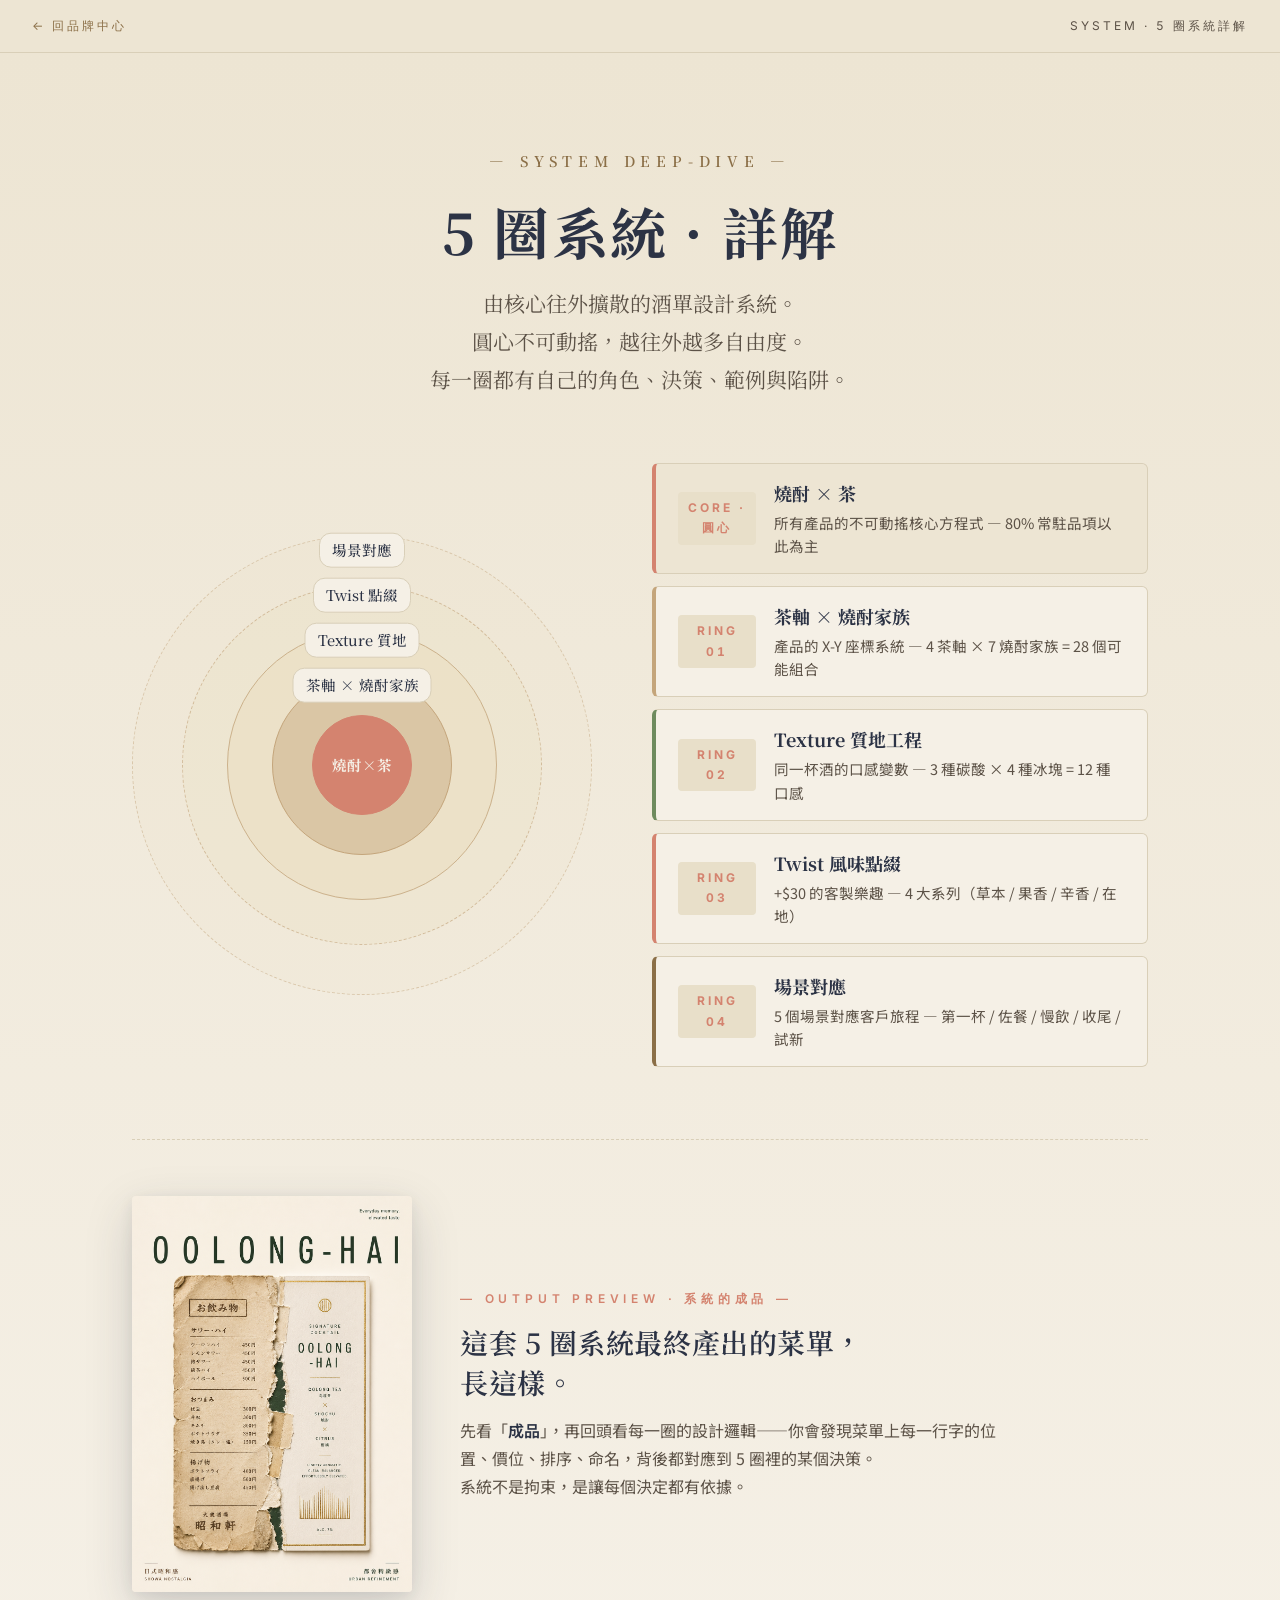
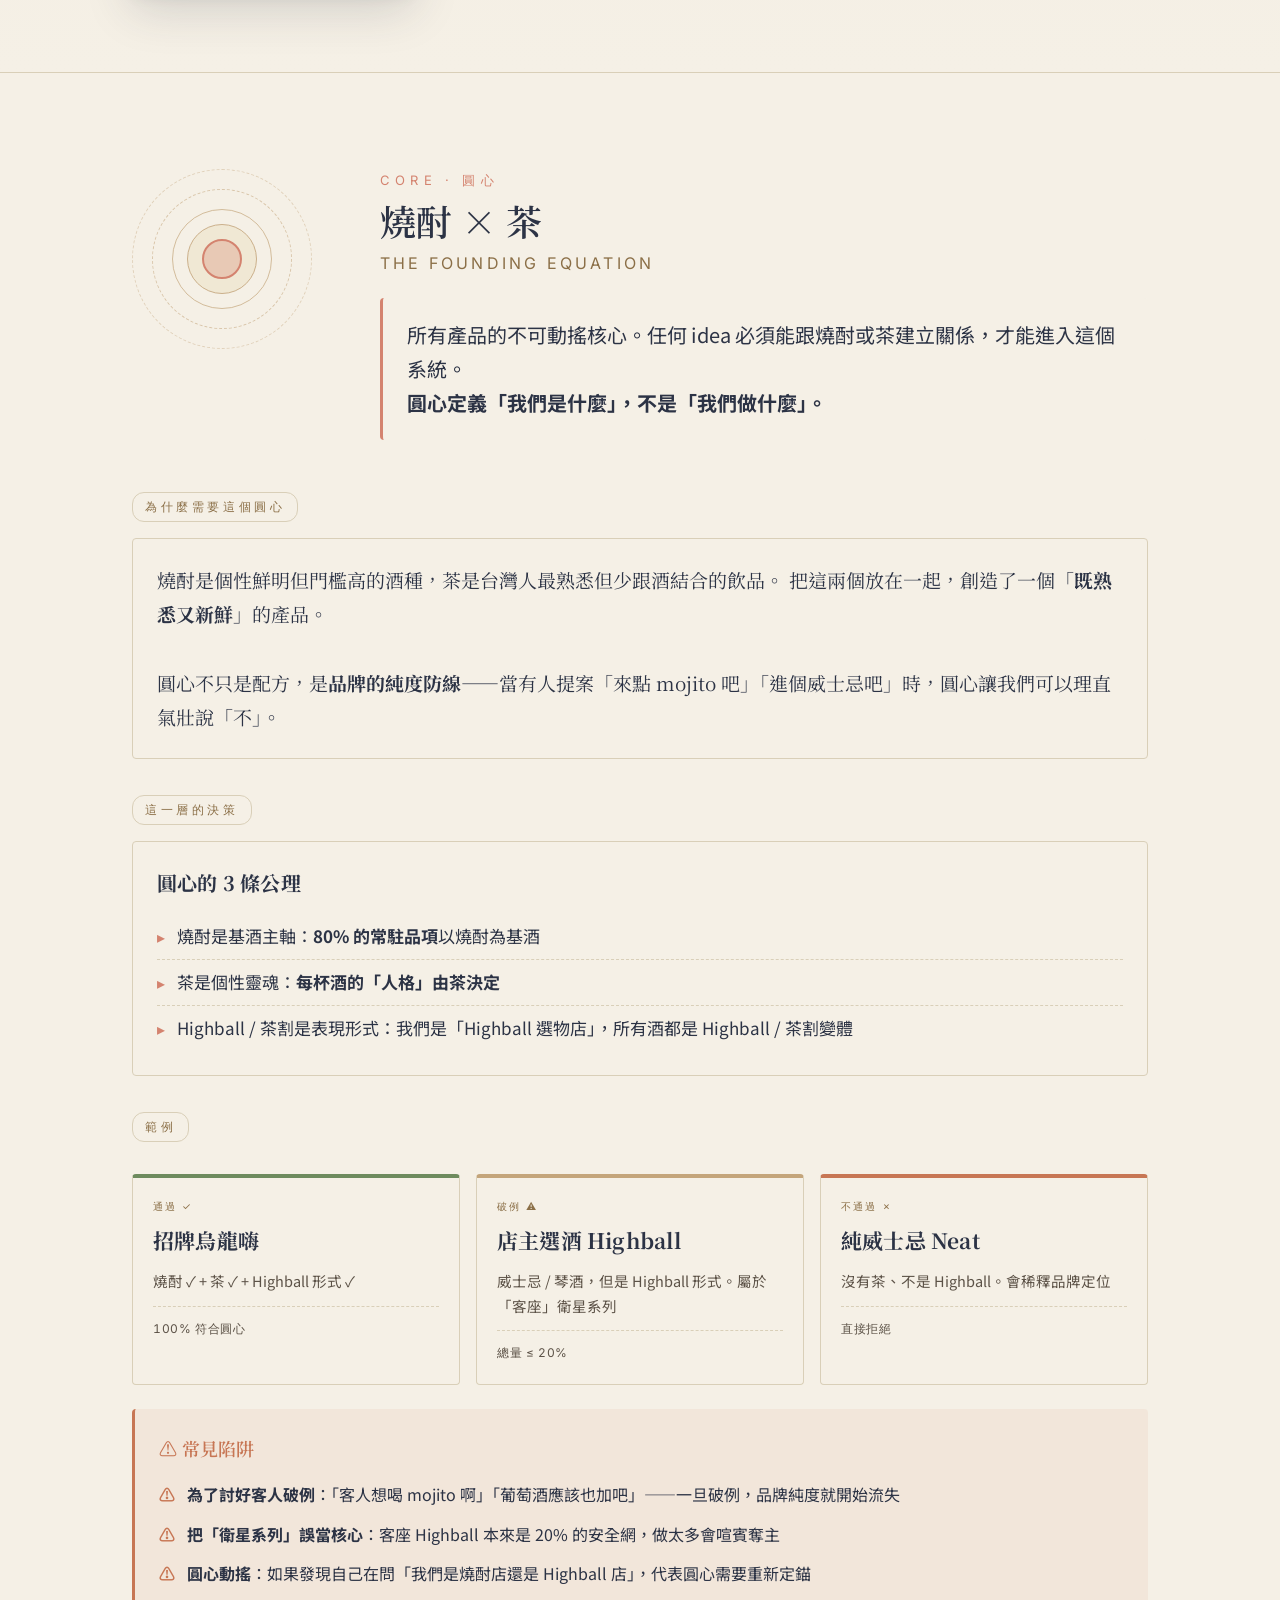
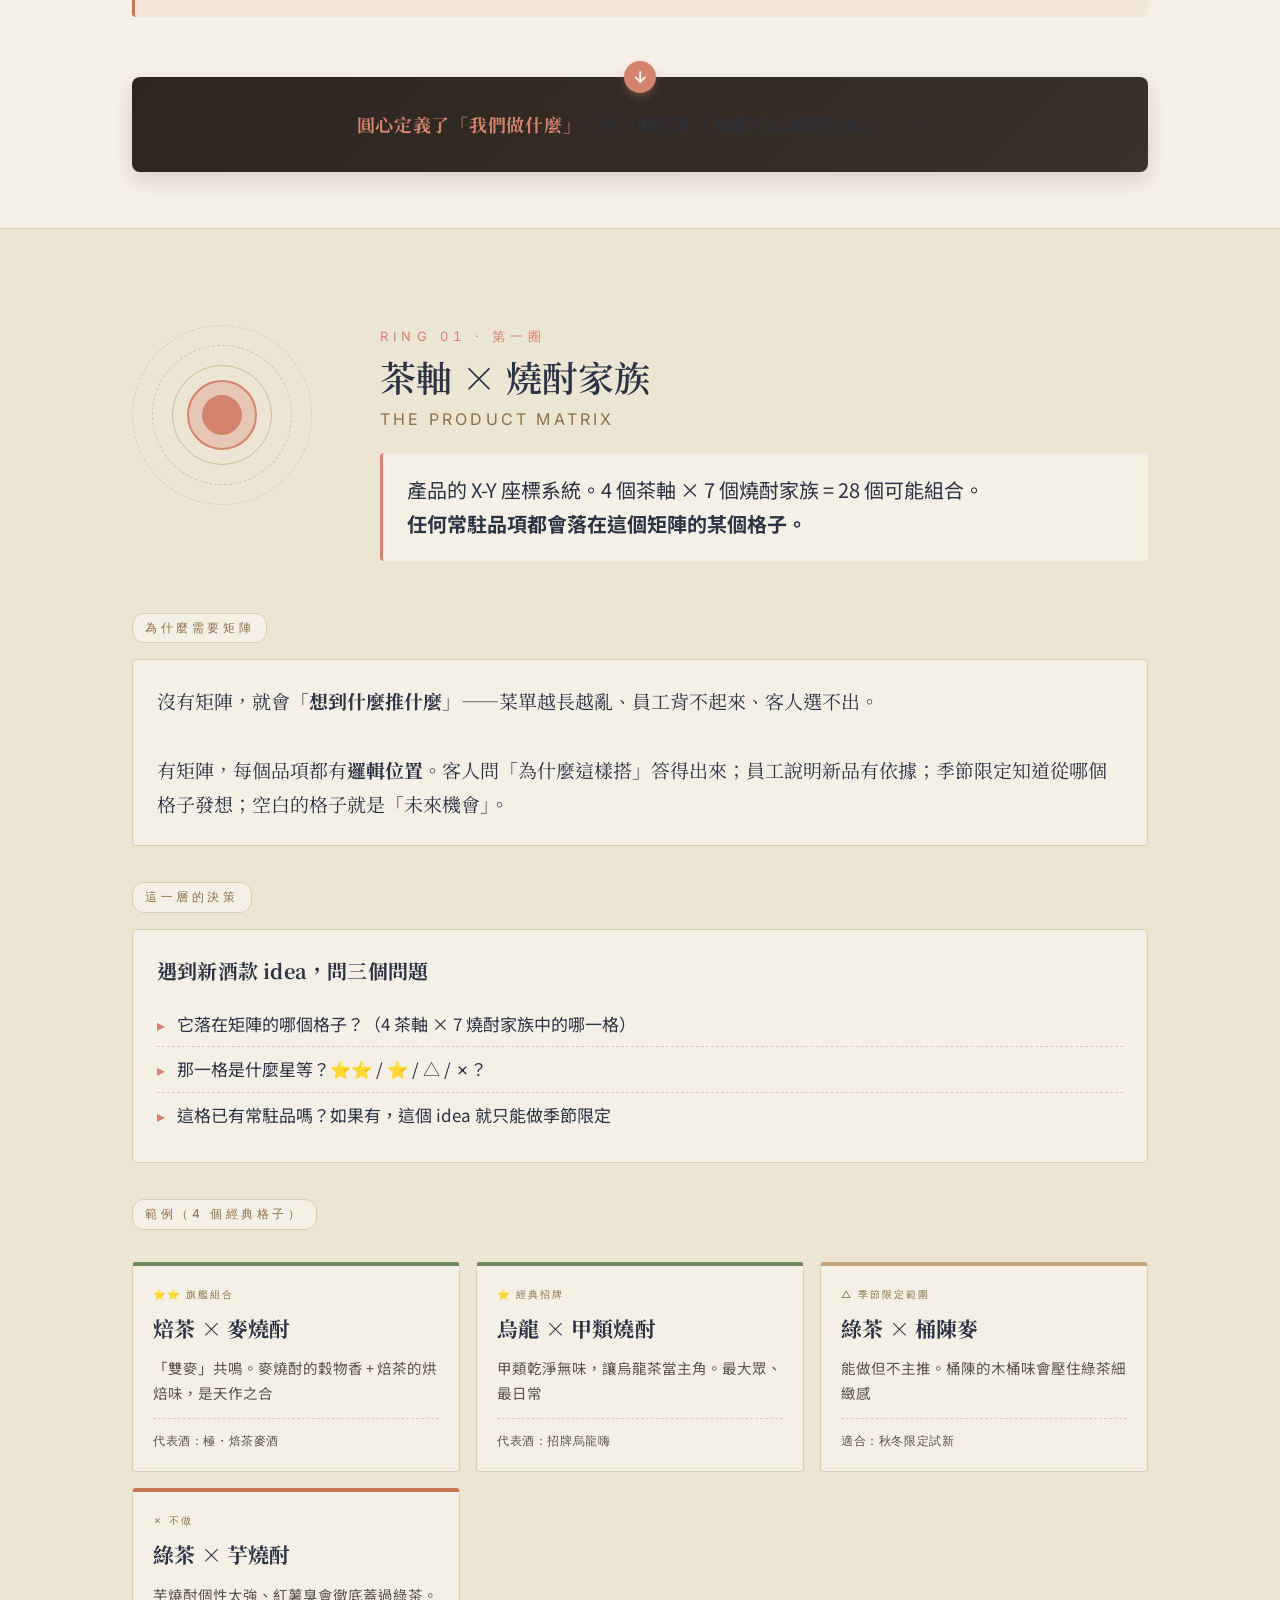
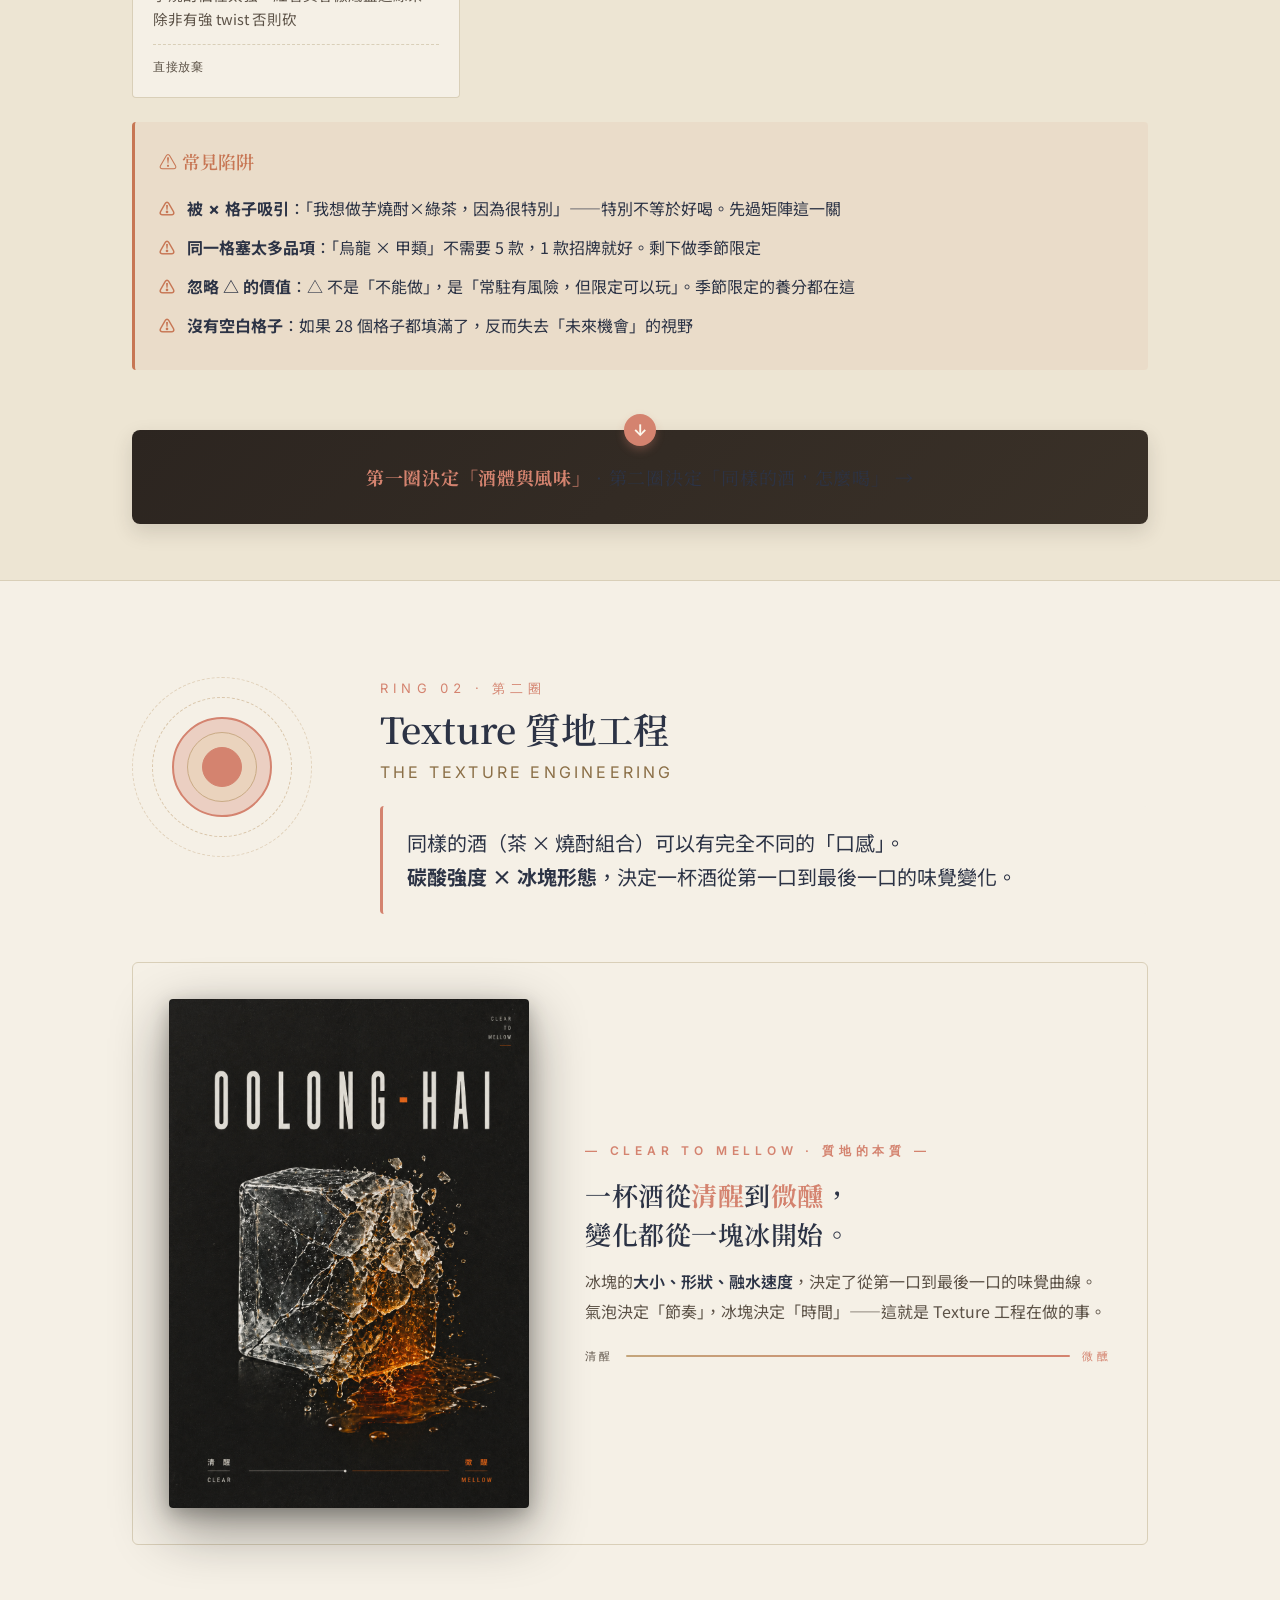
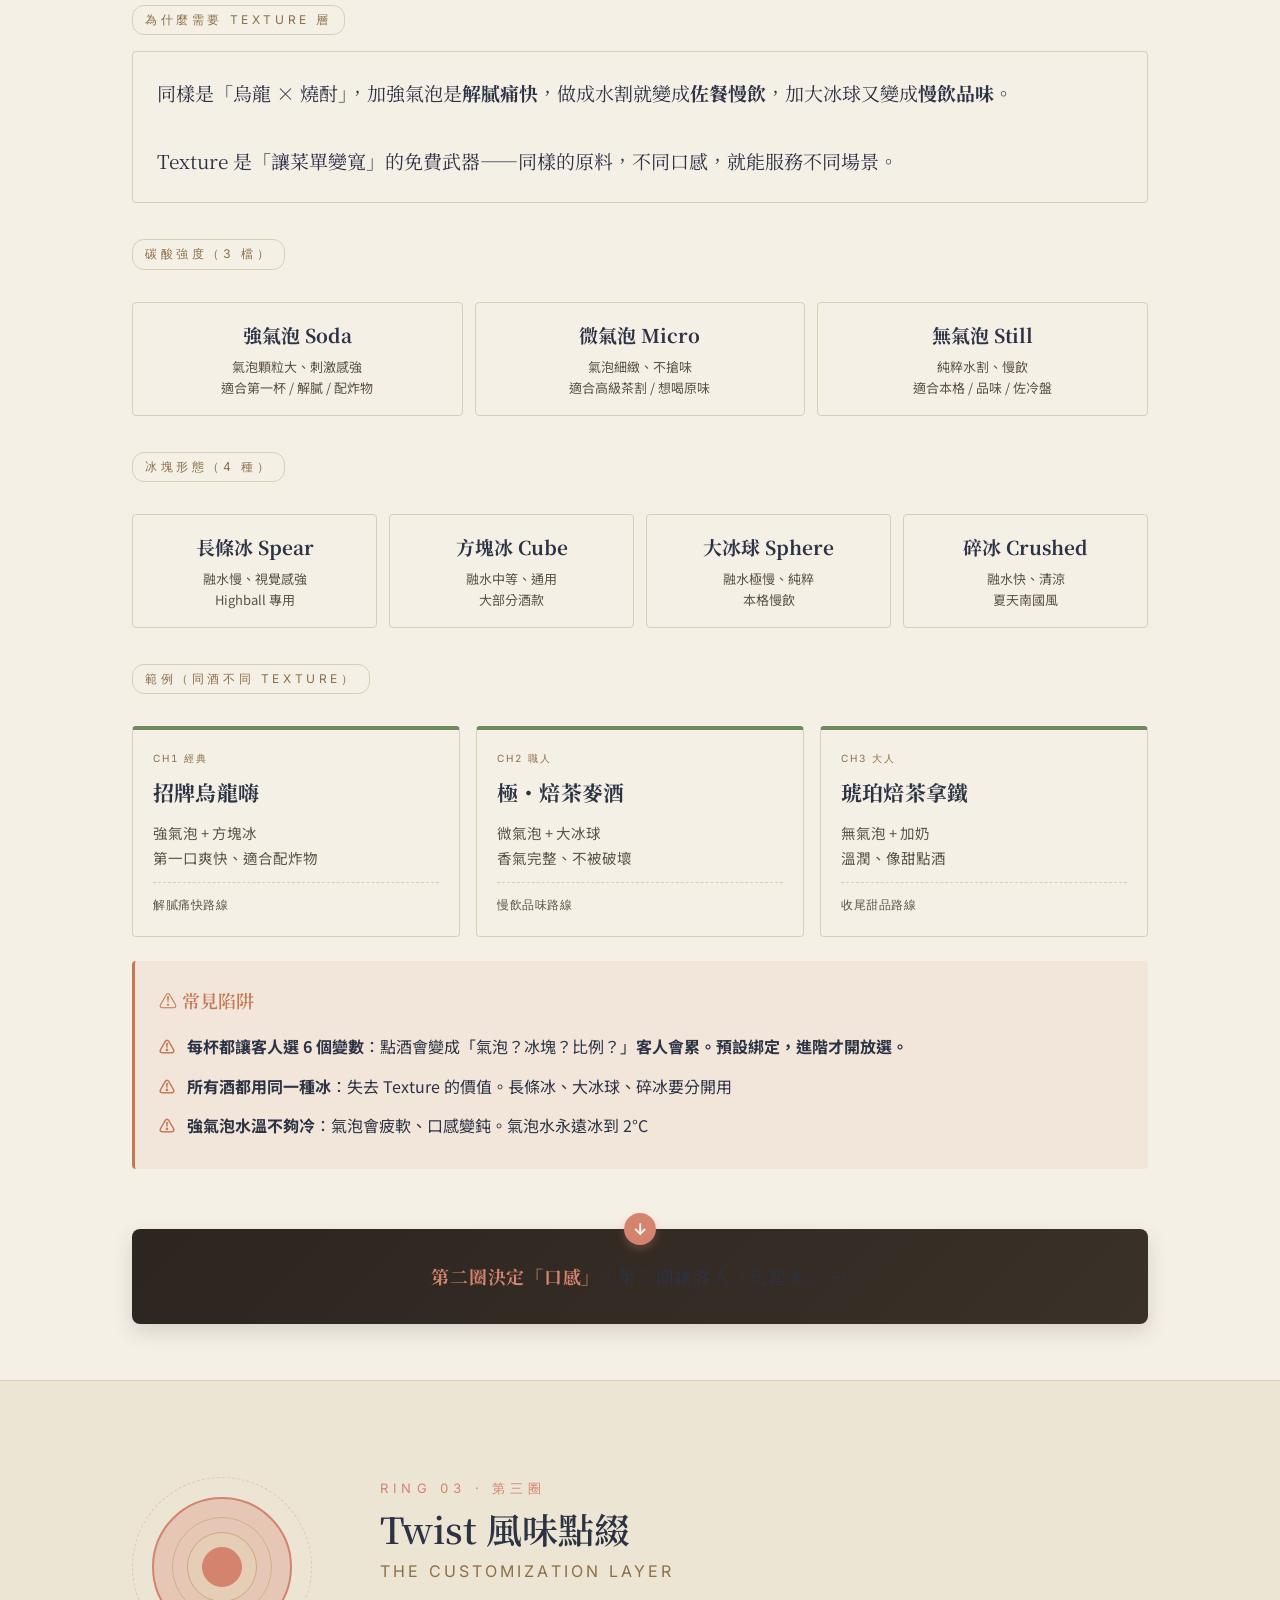
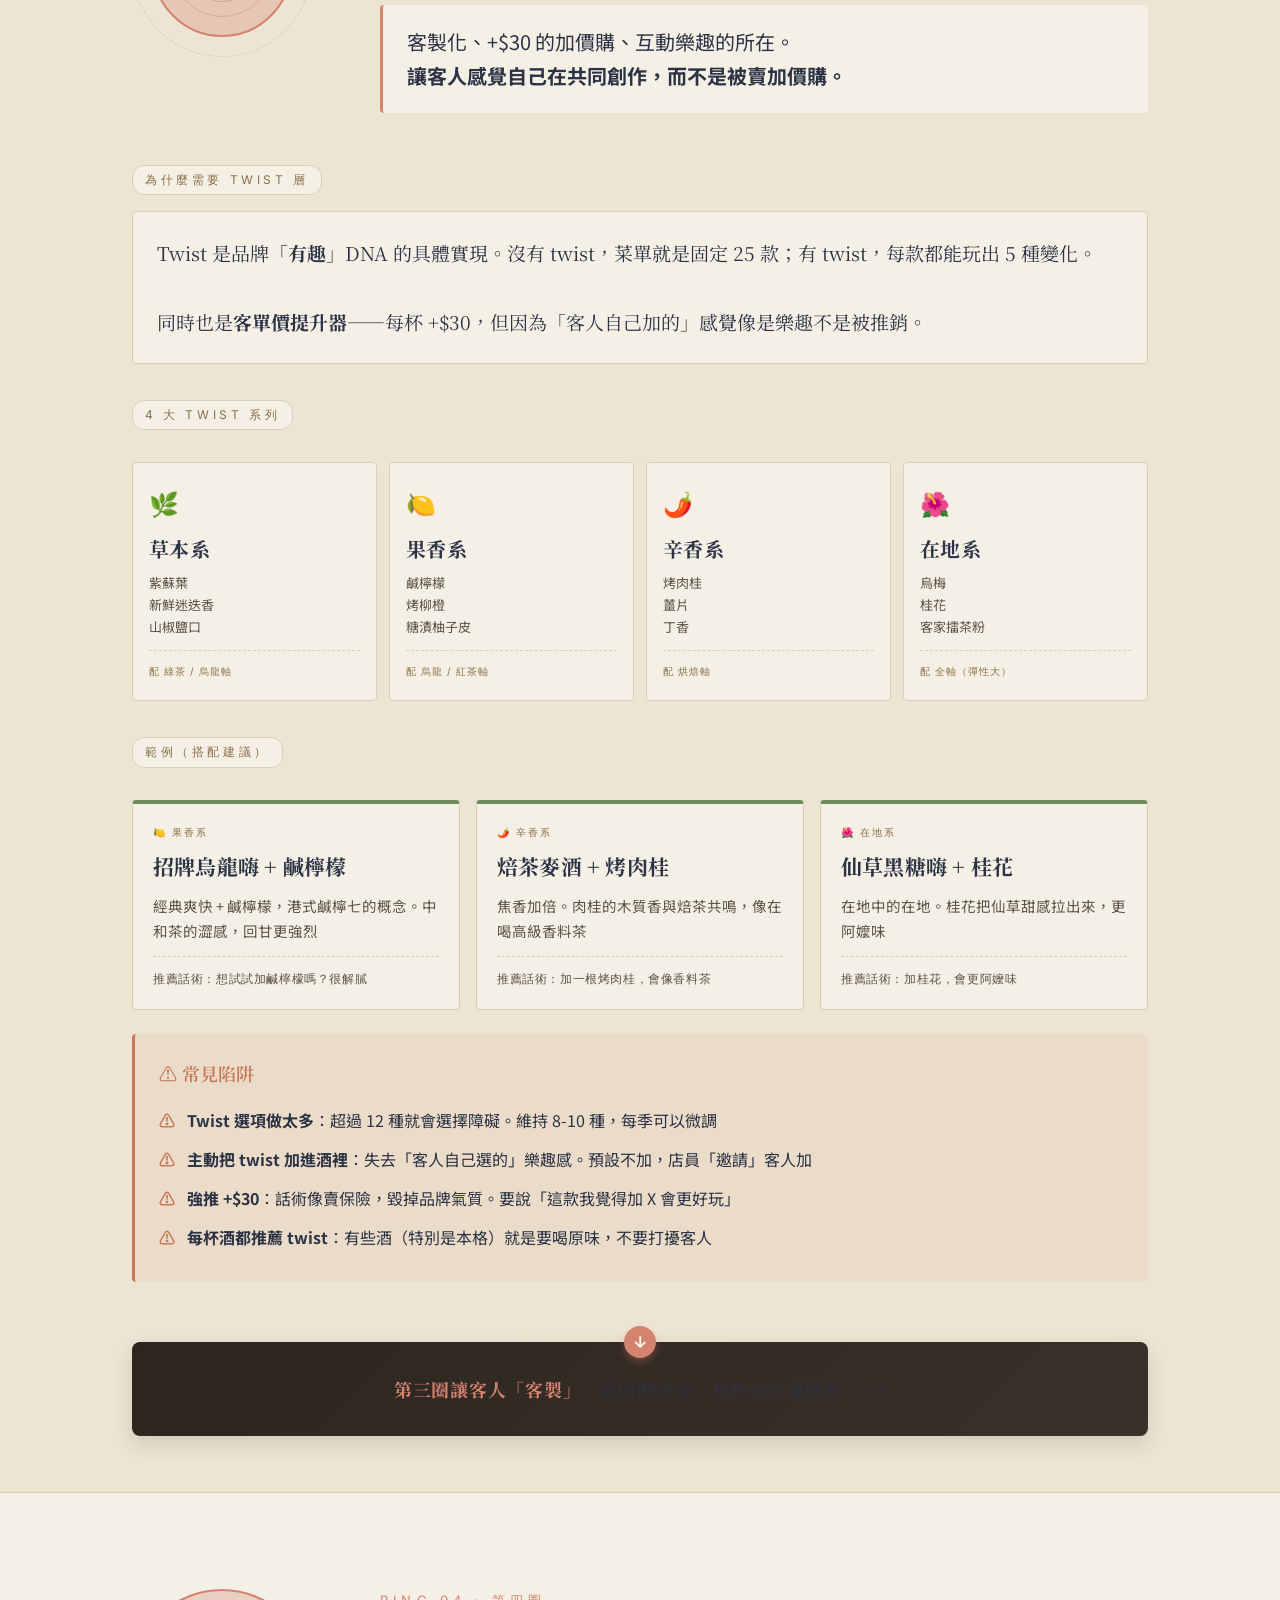
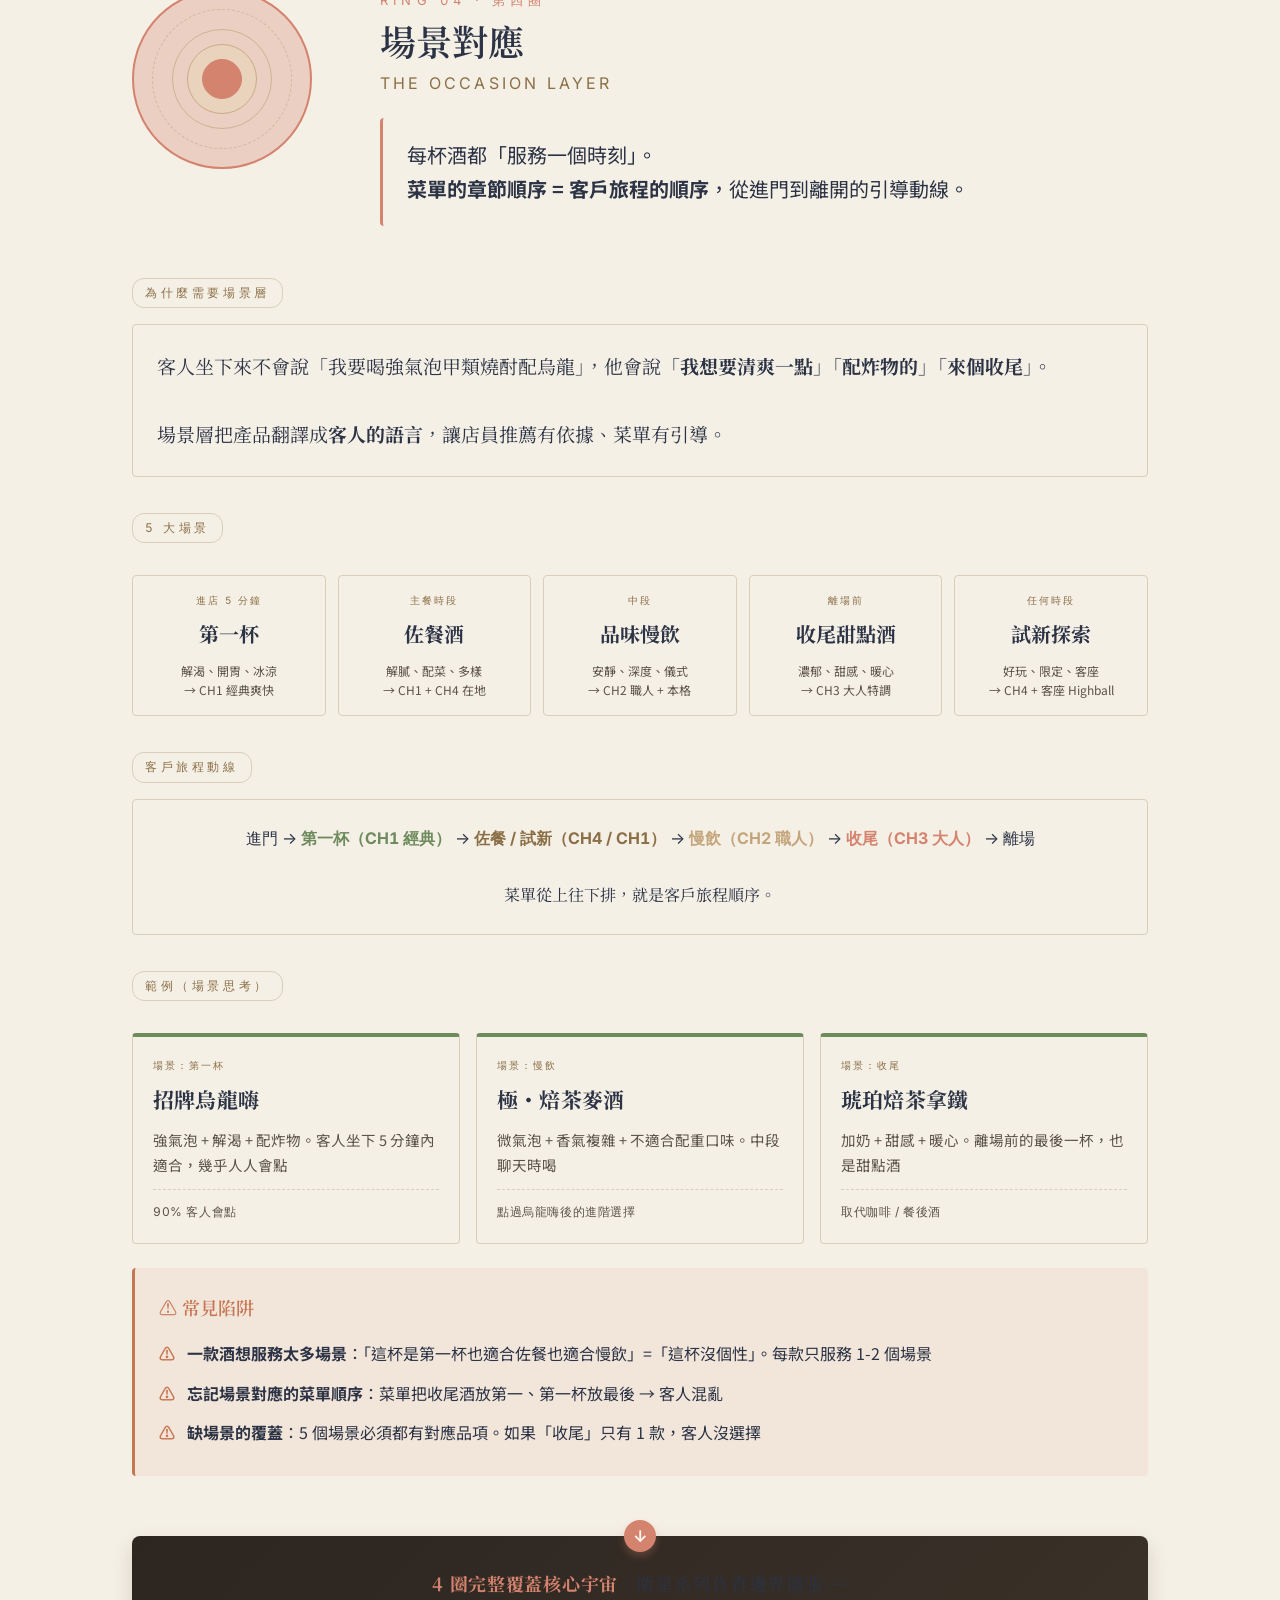
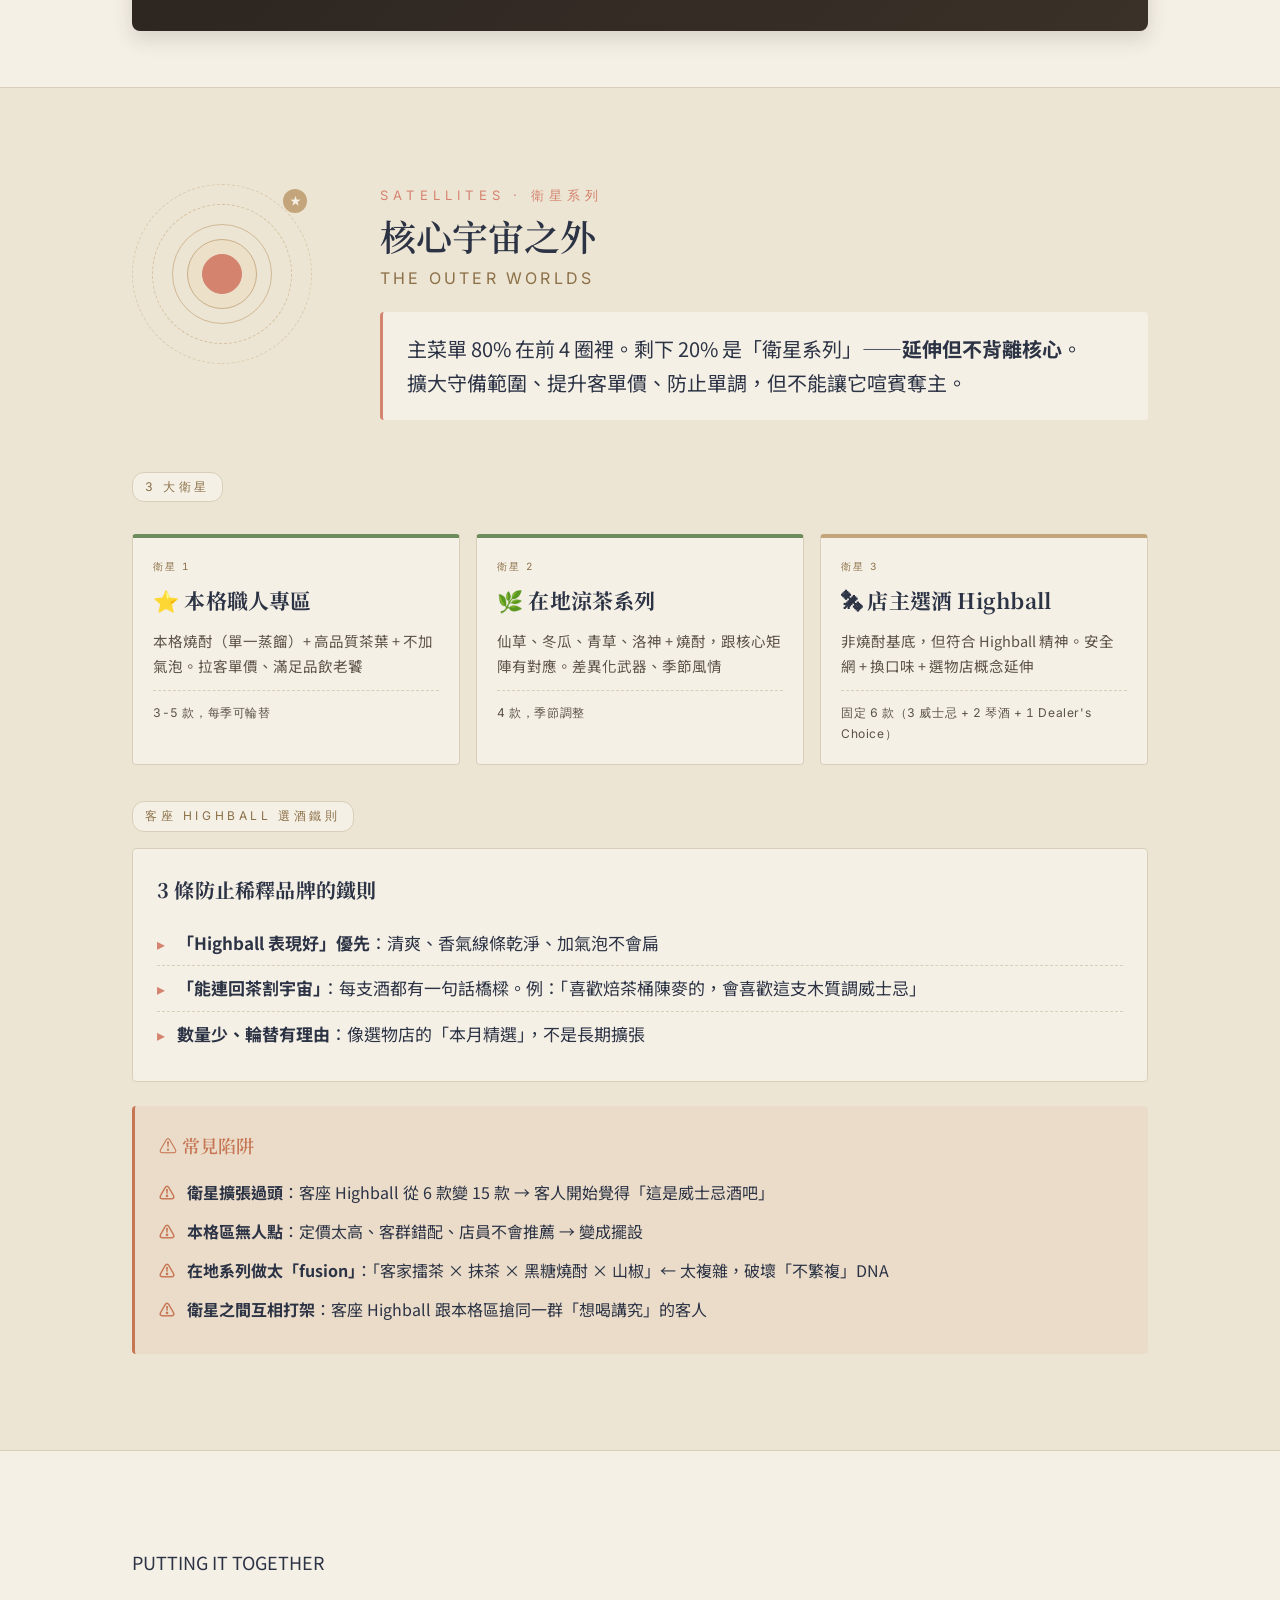
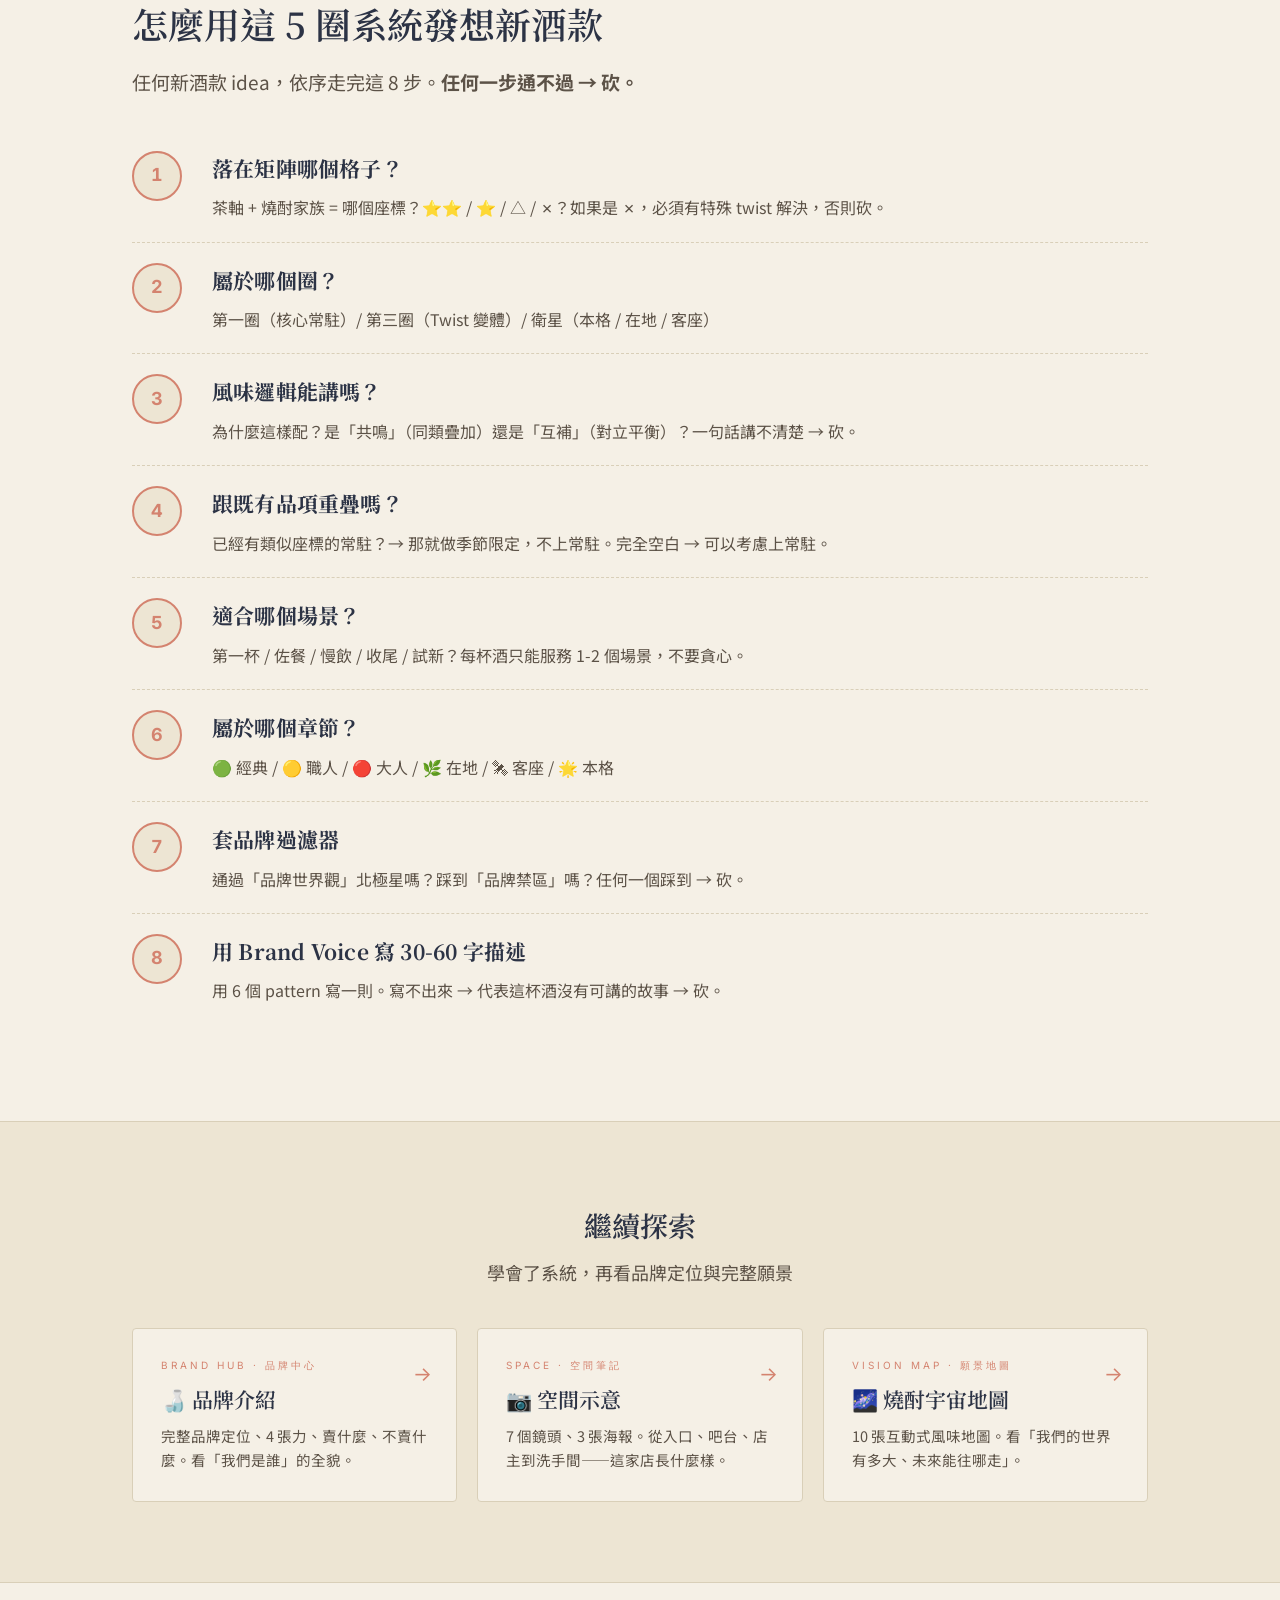
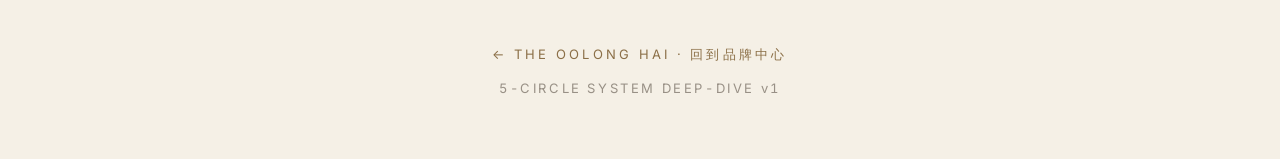
<file: system.html>
<!DOCTYPE html>
<html lang="zh-Hant">
<head>
<meta charset="UTF-8">
<meta name="viewport" content="width=device-width, initial-scale=1.0">
<title>5 圈系統詳解 · 台灣第一家烏龍嗨</title>
<meta name="description" content="酒單設計系統的完整教學。每圈含 what / why / 範例 / 陷阱 / 8 步 SOP。給員工與產品開發夥伴。">

<!-- Favicon -->
<link rel="icon" type="image/svg+xml" href="favicon.svg">

<!-- Open Graph -->
<meta property="og:type" content="website">
<meta property="og:title" content="5 圈系統詳解 · 台灣第一家烏龍嗨">
<meta property="og:description" content="酒單設計系統的完整教學。每圈含 what / why / 範例 / 陷阱 / 8 步 SOP。">
<meta property="og:image" content="https://1st-oolong-hai.vercel.app/og-image.svg">
<meta property="og:url" content="https://1st-oolong-hai.vercel.app/system.html">
<meta property="og:site_name" content="台灣第一家烏龍嗨">
<meta property="og:locale" content="zh_TW">

<!-- Twitter Card -->
<meta name="twitter:card" content="summary_large_image">
<meta name="twitter:title" content="5 圈系統詳解 · 台灣第一家烏龍嗨">
<meta name="twitter:description" content="酒單設計系統的完整教學。每圈含 what / why / 範例 / 陷阱 / 8 步 SOP。">
<meta name="twitter:image" content="https://1st-oolong-hai.vercel.app/og-image.svg">

<link rel="preconnect" href="https://fonts.googleapis.com">
<link rel="preconnect" href="https://fonts.gstatic.com" crossorigin>
<link href="https://fonts.googleapis.com/css2?family=Noto+Serif+TC:wght@400;500;600;700&family=Noto+Sans+TC:wght@300;400;500;700&family=Inter:wght@400;500;600&display=swap" rel="stylesheet">
<style>
  :root {
    --bg-paper: #F5F0E6;
    --bg-paper-2: #EDE5D3;
    --bg-paper-3: #E8DFC9;
    --ink: #2C3345;
    --ink-soft: #5C5247;
    --ink-faint: #8A8073;
    --tea-brown: #8B6F47;
    --barley: #C4A57B;
    --hojicha: #D4836F;
    --green: #6E8B5E;
    --black-sugar: #4A3A2A;
    --line: #D9CFB8;
    --highlight: #E8D9B5;
    --gold: #B8956A;
    --warn: #C77654;
  }

  * { margin: 0; padding: 0; box-sizing: border-box; }

  body {
    background: var(--bg-paper);
    color: var(--ink);
    font-family: "Noto Sans TC", "Inter", system-ui, sans-serif;
    font-weight: 400;
    line-height: 1.7;
    font-size: 18px;
    font-feature-settings: "tnum" on;
  }

  .container { max-width: 1080px; margin: 0 auto; padding: 0 32px; }

  /* === Hero === */
  .hero {
    padding: 96px 0 80px;
    text-align: center;
    border-bottom: 1px solid var(--line);
    background: linear-gradient(180deg, var(--bg-paper-2) 0%, var(--bg-paper) 100%);
  }

  .brand-mark {
    font-family: "Noto Serif TC", serif;
    font-weight: 600;
    font-size: 14.5px;
    letter-spacing: 0.4em;
    color: var(--tea-brown);
    margin-bottom: 24px;
    text-transform: uppercase;
  }

  .brand-title {
    font-family: "Noto Serif TC", serif;
    font-weight: 700;
    font-size: 56px;
    letter-spacing: 0.04em;
    line-height: 1.2;
    color: var(--ink);
    margin-bottom: 20px;
  }

  .brand-tagline {
    font-family: "Noto Serif TC", serif;
    font-size: 21px;
    color: var(--ink-soft);
    max-width: 640px;
    margin: 0 auto;
    line-height: 1.8;
  }

  /* === Hero overview row (circles + summary list) === */
  .hero-overview-row {
    display: grid;
    grid-template-columns: 460px 1fr;
    gap: 60px;
    margin-top: 64px;
    align-items: center;
    text-align: left;
  }

  /* === Hero output preview (#6 menu sample) === */
  .hero-output {
    margin-top: 72px;
    padding-top: 56px;
    border-top: 1px dashed var(--line);
    display: grid;
    grid-template-columns: 280px 1fr;
    gap: 48px;
    align-items: center;
    text-align: left;
  }
  .hero-output-img {
    width: 100%;
    max-width: 280px;
    height: auto;
    display: block;
    border-radius: 4px;
    box-shadow:
      0 16px 48px rgba(44, 51, 69, 0.18),
      0 4px 14px rgba(44, 51, 69, 0.08);
  }
  .hero-output-label {
    font-family: "Inter", sans-serif;
    font-size: 12px;
    letter-spacing: 0.4em;
    color: var(--hojicha);
    text-transform: uppercase;
    margin-bottom: 14px;
    font-weight: 600;
  }
  .hero-output-h {
    font-family: "Noto Serif TC", serif;
    font-size: 28px;
    color: var(--ink);
    margin-bottom: 14px;
    line-height: 1.4;
    font-weight: 600;
    letter-spacing: 0.02em;
  }
  .hero-output-p {
    font-family: "Noto Sans TC", sans-serif;
    font-size: 16px;
    color: var(--ink-soft);
    line-height: 1.75;
    max-width: 560px;
  }
  .hero-output-p strong { color: var(--ink); font-weight: 600; }

  /* === Overview circles === */
  .overview {
    position: relative;
    height: 480px;
    width: 460px;
  }

  .ov-circle {
    position: absolute;
    top: 50%;
    left: 50%;
    border-radius: 50%;
    transform: translate(-50%, -50%);
    display: flex;
    align-items: center;
    justify-content: center;
    border: 1.5px solid var(--barley);
  }

  .ov-c5 { width: 460px; height: 460px; border-style: dashed; opacity: 0.5; background: rgba(232,217,181,0.15); }
  .ov-c4 { width: 360px; height: 360px; border-style: dashed; opacity: 0.65; background: rgba(232,217,181,0.25); }
  .ov-c3 { width: 270px; height: 270px; opacity: 0.8; background: rgba(232,217,181,0.4); }
  .ov-c2 { width: 180px; height: 180px; background: rgba(196,165,123,0.45); }
  .ov-c1 {
    width: 100px; height: 100px;
    background: var(--hojicha);
    border-color: var(--hojicha);
    color: var(--bg-paper);
    font-weight: 600;
  }

  .ov-label {
    position: absolute;
    font-family: "Noto Serif TC", serif;
    font-weight: 500;
    font-size: 14.5px;
    color: var(--ink);
    background: var(--bg-paper);
    padding: 4px 12px;
    border-radius: 12px;
    border: 1px solid var(--line);
    transform: translate(-50%, -50%);
    white-space: nowrap;
  }

  .ov-l-center { top: 50%; left: 50%; color: var(--bg-paper); background: transparent; border: none; font-weight: 700; font-size: 14.5px; padding: 0; }
  .ov-l-1 { top: calc(50% - 80px); left: 50%; }
  .ov-l-2 { top: calc(50% - 125px); left: 50%; }
  .ov-l-3 { top: calc(50% - 170px); left: 50%; }
  .ov-l-4 { top: calc(50% - 215px); left: 50%; }

  /* === Ring overview list (right side of circles) === */
  .ring-overview-list {
    display: flex;
    flex-direction: column;
    gap: 12px;
  }

  .rol-item {
    display: grid;
    grid-template-columns: 78px 1fr;
    gap: 18px;
    padding: 16px 22px;
    background: var(--bg-paper);
    border: 1px solid var(--line);
    border-radius: 6px;
    border-left: 4px solid var(--barley);
    align-items: center;
    transition: all 0.2s ease;
  }

  .rol-item:hover {
    background: var(--bg-paper-3);
    transform: translateX(4px);
    border-left-color: var(--hojicha);
  }

  .rol-item.is-core { border-left-color: var(--hojicha); background: var(--bg-paper-2); }
  .rol-item.is-r1 { border-left-color: var(--barley); }
  .rol-item.is-r2 { border-left-color: var(--green); }
  .rol-item.is-r3 { border-left-color: var(--hojicha); }
  .rol-item.is-r4 { border-left-color: var(--tea-brown); }

  .rol-num {
    font-family: "Inter", sans-serif;
    font-size: 12px;
    letter-spacing: 0.25em;
    color: var(--hojicha);
    text-transform: uppercase;
    font-weight: 700;
    text-align: center;
    padding: 6px 8px;
    background: var(--bg-paper-3);
    border-radius: 4px;
  }

  .rol-content { line-height: 1.5; }

  .rol-name {
    font-family: "Noto Serif TC", serif;
    font-weight: 700;
    font-size: 18px;
    color: var(--ink);
    margin-bottom: 4px;
  }

  .rol-desc {
    font-size: 14.5px;
    color: var(--ink-soft);
    line-height: 1.6;
  }

  @media (max-width: 968px) {
    .hero-overview-row { grid-template-columns: 1fr; gap: 32px; }
    .overview { margin: 0 auto; }
  }

  /* === Section base === */
  .ring-section {
    padding: 96px 0;
    border-bottom: 1px solid var(--line);
  }

  .ring-section:nth-child(odd) {
    background: var(--bg-paper);
  }

  .ring-section:nth-child(even) {
    background: var(--bg-paper-2);
  }

  .ring-header {
    display: grid;
    grid-template-columns: 200px 1fr;
    gap: 48px;
    align-items: start;
    margin-bottom: 48px;
  }

  .ring-circle-vis {
    position: relative;
    width: 180px;
    height: 180px;
  }

  .ring-circle-vis .ring {
    position: absolute;
    top: 50%;
    left: 50%;
    border-radius: 50%;
    transform: translate(-50%, -50%);
    border: 1.5px solid var(--barley);
  }

  .ring-circle-vis .r5 { width: 180px; height: 180px; border-style: dashed; opacity: 0.4; }
  .ring-circle-vis .r4 { width: 140px; height: 140px; border-style: dashed; opacity: 0.55; }
  .ring-circle-vis .r3 { width: 100px; height: 100px; opacity: 0.7; }
  .ring-circle-vis .r2 { width: 70px; height: 70px; opacity: 0.85; background: rgba(232,217,181,0.4); }
  .ring-circle-vis .r1 { width: 40px; height: 40px; background: var(--hojicha); border-color: var(--hojicha); }

  .ring-circle-vis .active-ring {
    background: rgba(212,131,111,0.3);
    border-color: var(--hojicha);
    border-style: solid !important;
    border-width: 2.5px;
    opacity: 1;
  }

  .ring-info .ring-num {
    font-family: "Inter", sans-serif;
    font-size: 13px;
    letter-spacing: 0.4em;
    color: var(--hojicha);
    text-transform: uppercase;
    margin-bottom: 8px;
  }

  .ring-name {
    font-family: "Noto Serif TC", serif;
    font-weight: 600;
    font-size: 36px;
    line-height: 1.2;
    margin-bottom: 8px;
  }

  .ring-en {
    font-family: "Inter", sans-serif;
    font-size: 16px;
    letter-spacing: 0.2em;
    color: var(--tea-brown);
    margin-bottom: 20px;
    text-transform: uppercase;
  }

  .ring-essence {
    font-size: 20px;
    line-height: 1.7;
    color: var(--ink);
    padding: 20px 24px;
    background: var(--bg-paper);
    border-left: 3px solid var(--hojicha);
    border-radius: 4px;
  }

  .ring-section:nth-child(even) .ring-essence {
    background: var(--bg-paper);
  }

  /* Content blocks */
  .content-block {
    margin-top: 32px;
  }

  .block-label {
    display: inline-block;
    font-family: "Inter", sans-serif;
    font-size: 12px;
    letter-spacing: 0.3em;
    color: var(--tea-brown);
    text-transform: uppercase;
    margin-bottom: 16px;
    padding: 4px 12px;
    background: var(--bg-paper);
    border-radius: 12px;
    border: 1px solid var(--line);
  }

  .ring-section:nth-child(even) .block-label {
    background: var(--bg-paper);
  }

  .block-content {
    font-size: 17px;
    line-height: 1.85;
    color: var(--ink);
  }

  .why-text {
    font-family: "Noto Serif TC", serif;
    font-size: 19px;
    line-height: 1.8;
    color: var(--ink);
    padding: 24px;
    background: var(--bg-paper);
    border-radius: 4px;
    border: 1px solid var(--line);
  }

  .ring-section:nth-child(even) .why-text { background: var(--bg-paper); }

  /* Decision list */
  .decision-list {
    background: var(--bg-paper);
    border-radius: 4px;
    padding: 24px;
    border: 1px solid var(--line);
  }

  .ring-section:nth-child(even) .decision-list { background: var(--bg-paper); }

  .decision-list h4 {
    font-family: "Noto Serif TC", serif;
    font-weight: 700;
    font-size: 20px;
    margin-bottom: 14px;
    color: var(--ink);
    letter-spacing: 0.01em;
  }

  .decision-list ul {
    list-style: none;
    padding: 0;
  }

  .decision-list li {
    padding: 8px 0;
    border-bottom: 1px dashed var(--line);
    font-size: 17px;
    color: var(--ink);
  }

  .decision-list li:last-child { border-bottom: none; }

  .decision-list li::before {
    content: "▸";
    color: var(--hojicha);
    margin-right: 12px;
    font-size: 16px;
  }

  /* Examples grid */
  .examples-grid {
    display: grid;
    grid-template-columns: repeat(3, 1fr);
    gap: 16px;
    margin-top: 16px;
  }

  .example-card {
    padding: 20px;
    background: var(--bg-paper);
    border-radius: 4px;
    border: 1px solid var(--line);
    border-top: 4px solid var(--barley);
  }

  .example-card.good { border-top-color: var(--green); }
  .example-card.warning { border-top-color: var(--barley); }
  .example-card.bad { border-top-color: var(--warn); }

  .ring-section:nth-child(even) .example-card { background: var(--bg-paper); }

  .ex-tag {
    font-family: "Inter", sans-serif;
    font-size: 10px;
    letter-spacing: 0.2em;
    color: var(--tea-brown);
    text-transform: uppercase;
    margin-bottom: 8px;
  }

  .ex-name {
    font-family: "Noto Serif TC", serif;
    font-weight: 700;
    font-size: 21px;
    margin-bottom: 10px;
    color: var(--ink);
    letter-spacing: 0.01em;
  }

  .ex-desc {
    font-size: 14.5px;
    line-height: 1.7;
    color: var(--ink-soft);
  }

  .ex-meta {
    margin-top: 12px;
    padding-top: 12px;
    border-top: 1px dashed var(--line);
    font-family: "Inter", sans-serif;
    font-size: 12px;
    color: var(--ink-soft);
    letter-spacing: 0.05em;
  }

  /* Traps section */
  .trap-block {
    margin-top: 24px;
    padding: 24px;
    background: rgba(199,118,84,0.08);
    border-left: 3px solid var(--warn);
    border-radius: 4px;
  }

  .trap-title {
    font-family: "Noto Serif TC", serif;
    font-weight: 600;
    font-size: 18px;
    color: var(--warn);
    margin-bottom: 12px;
  }

  .trap-list {
    list-style: none;
  }

  .trap-list li {
    padding: 6px 0 6px 28px;
    position: relative;
    font-size: 16px;
    color: var(--ink);
    line-height: 1.7;
  }

  .trap-list li::before {
    content: "⚠";
    position: absolute;
    left: 0;
    color: var(--warn);
    font-weight: 700;
  }

  /* === Texture feature poster (#3 inset) === */
  .texture-feature {
    margin: 32px 0 56px;
    padding: 36px;
    background: var(--bg-paper);
    border: 1px solid var(--line);
    border-radius: 6px;
    display: grid;
    grid-template-columns: 360px 1fr;
    gap: 56px;
    align-items: center;
  }
  .texture-feature-img {
    width: 100%;
    max-width: 360px;
    height: auto;
    display: block;
    border-radius: 4px;
    box-shadow:
      0 20px 56px rgba(20, 18, 16, 0.45),
      0 6px 18px rgba(20, 18, 16, 0.25);
  }
  .texture-feature-label {
    font-family: "Inter", sans-serif;
    font-size: 12px;
    letter-spacing: 0.4em;
    color: var(--hojicha);
    text-transform: uppercase;
    margin-bottom: 14px;
    font-weight: 600;
  }
  .texture-feature-h {
    font-family: "Noto Serif TC", serif;
    font-size: 26px;
    line-height: 1.5;
    color: var(--ink);
    margin-bottom: 14px;
    font-weight: 600;
    letter-spacing: 0.02em;
  }
  .texture-feature-h strong { color: var(--hojicha); font-weight: 700; }
  .texture-feature-p {
    font-family: "Noto Sans TC", sans-serif;
    font-size: 16px;
    color: var(--ink-soft);
    line-height: 1.85;
  }
  .texture-feature-p strong { color: var(--ink); font-weight: 600; }
  .texture-feature-spectrum {
    margin-top: 20px;
    display: flex;
    align-items: center;
    gap: 12px;
    font-family: "Inter", sans-serif;
    font-size: 11px;
    letter-spacing: 0.3em;
    color: var(--ink-soft);
    text-transform: uppercase;
  }
  .texture-feature-spectrum-bar {
    flex: 1;
    height: 2px;
    background: linear-gradient(90deg, var(--barley) 0%, var(--hojicha) 100%);
    border-radius: 2px;
  }

  /* Connector — bridge between rings (darker, more prominent) */
  .connector {
    margin: 60px 0 -40px;
    padding: 32px 40px;
    background: linear-gradient(135deg, #2C2520 0%, #3A3128 100%);
    border-radius: 8px;
    text-align: center;
    font-family: "Noto Serif TC", serif;
    font-size: 18px;
    color: var(--ink-light);
    letter-spacing: 0.04em;
    line-height: 1.7;
    box-shadow: 0 8px 20px rgba(44, 37, 32, 0.15);
    position: relative;
  }

  .connector::before {
    content: "↓";
    position: absolute;
    top: -16px;
    left: 50%;
    transform: translateX(-50%);
    width: 32px;
    height: 32px;
    line-height: 32px;
    text-align: center;
    background: var(--hojicha);
    color: #FBF7EC;
    border-radius: 50%;
    font-family: "Inter", sans-serif;
    font-weight: 700;
    font-size: 16px;
    box-shadow: 0 4px 8px rgba(212, 131, 111, 0.3);
  }

  .connector strong {
    color: var(--hojicha);
    font-weight: 700;
  }

  /* Special tables */
  .texture-grid {
    display: grid;
    grid-template-columns: repeat(3, 1fr);
    gap: 12px;
    margin-top: 16px;
  }

  .texture-cell {
    padding: 16px;
    background: var(--bg-paper);
    border-radius: 4px;
    border: 1px solid var(--line);
    text-align: center;
  }

  .ring-section:nth-child(even) .texture-cell { background: var(--bg-paper); }

  .tex-name {
    font-family: "Noto Serif TC", serif;
    font-weight: 700;
    font-size: 19px;
    margin-bottom: 6px;
    color: var(--ink);
  }

  .tex-desc {
    font-size: 13px;
    color: var(--ink-soft);
    line-height: 1.6;
  }

  /* Twist categories */
  .twist-cats {
    display: grid;
    grid-template-columns: repeat(4, 1fr);
    gap: 12px;
    margin-top: 16px;
  }

  .twist-cat {
    padding: 20px 16px;
    background: var(--bg-paper);
    border-radius: 4px;
    border: 1px solid var(--line);
  }

  .ring-section:nth-child(even) .twist-cat { background: var(--bg-paper); }

  .twist-icon {
    font-size: 24px;
    margin-bottom: 8px;
  }

  .twist-name {
    font-family: "Noto Serif TC", serif;
    font-weight: 700;
    font-size: 20px;
    margin-bottom: 6px;
    color: var(--ink);
    letter-spacing: 0.02em;
  }

  .twist-items {
    font-size: 13px;
    color: var(--ink-soft);
    line-height: 1.7;
  }

  .twist-pair {
    margin-top: 12px;
    padding-top: 12px;
    border-top: 1px dashed var(--line);
    font-family: "Inter", sans-serif;
    font-size: 10px;
    letter-spacing: 0.1em;
    color: var(--tea-brown);
    text-transform: uppercase;
  }

  /* Scenario list */
  .scenarios {
    display: grid;
    grid-template-columns: repeat(5, 1fr);
    gap: 12px;
    margin-top: 16px;
  }

  .scenario {
    padding: 16px;
    background: var(--bg-paper);
    border-radius: 4px;
    border: 1px solid var(--line);
    text-align: center;
  }

  .ring-section:nth-child(even) .scenario { background: var(--bg-paper); }

  .scen-time {
    font-family: "Inter", sans-serif;
    font-size: 10px;
    letter-spacing: 0.2em;
    color: var(--tea-brown);
    text-transform: uppercase;
    margin-bottom: 8px;
  }

  .scen-name {
    font-family: "Noto Serif TC", serif;
    font-weight: 700;
    font-size: 20px;
    margin-bottom: 10px;
    color: var(--ink);
  }

  .scen-chapter {
    font-size: 12px;
    color: var(--ink-soft);
    line-height: 1.6;
  }

  /* SOP timeline */
  .sop-timeline {
    margin-top: 32px;
    counter-reset: sop;
  }

  .sop-step {
    display: grid;
    grid-template-columns: 60px 1fr;
    gap: 20px;
    padding: 20px 0;
    border-bottom: 1px dashed var(--line);
  }

  .sop-step:last-child { border-bottom: none; }

  .sop-num {
    counter-increment: sop;
    width: 50px;
    height: 50px;
    border-radius: 50%;
    background: var(--bg-paper-2);
    border: 2px solid var(--hojicha);
    display: flex;
    align-items: center;
    justify-content: center;
    font-family: "Inter", sans-serif;
    font-weight: 700;
    font-size: 18px;
    color: var(--hojicha);
  }

  .sop-num::before { content: counter(sop); }

  .sop-content h4 {
    font-family: "Noto Serif TC", serif;
    font-weight: 700;
    font-size: 21px;
    margin-bottom: 8px;
    color: var(--ink);
    letter-spacing: 0.01em;
  }

  .sop-content p {
    font-size: 16px;
    color: var(--ink-soft);
    line-height: 1.7;
  }

  /* Top nav */
  .top-nav {
    padding: 16px 32px;
    background: var(--bg-paper-2);
    border-bottom: 1px solid var(--line);
    display: flex;
    justify-content: space-between;
    align-items: center;
    font-family: "Inter", sans-serif;
    font-size: 12px;
    letter-spacing: 0.25em;
    text-transform: uppercase;
  }
  .top-nav a { color: var(--tea-brown); text-decoration: none; transition: color 0.2s; }
  .top-nav a:hover { color: var(--ink); }

  /* Related */
  .related { padding: 80px 0; background: var(--bg-paper-2); border-bottom: 1px solid var(--line); }
  .related-h { font-family: "Noto Serif TC", serif; font-weight: 600; font-size: 28px; text-align: center; margin-bottom: 8px; }
  .related-sub { text-align: center; color: var(--ink-soft); margin-bottom: 40px; }
  .related-grid { display: grid; grid-template-columns: repeat(3, 1fr); gap: 20px; }
  .related-card { padding: 28px; background: var(--bg-paper); border: 1px solid var(--line); border-radius: 4px; text-decoration: none; color: var(--ink); transition: all 0.25s; display: block; position: relative; }
  .related-card:hover { background: var(--highlight); transform: translateY(-2px); border-color: var(--barley); }
  .related-card::after { content: "→"; position: absolute; top: 28px; right: 24px; color: var(--hojicha); font-family: "Inter", sans-serif; font-size: 20px; transition: transform 0.25s; }
  .related-card:hover::after { transform: translateX(4px); }
  .related-tag { font-family: "Inter", sans-serif; font-size: 10px; letter-spacing: 0.3em; color: var(--hojicha); text-transform: uppercase; margin-bottom: 8px; }
  .related-title { font-family: "Noto Serif TC", serif; font-weight: 600; font-size: 21px; margin-bottom: 6px; padding-right: 32px; }
  .related-desc { font-size: 14.5px; color: var(--ink-soft); line-height: 1.7; }

  /* Footer */
  footer {
    text-align: center;
    padding: 60px 0;
    color: var(--ink-soft);
    font-family: "Inter", sans-serif;
    font-size: 13px;
    letter-spacing: 0.2em;
  }

  /* === Responsive · 手機版字級系統 ===
     統一 type scale (≤768px):
       eyebrow 11 / caption 13 / body 15 / lead 16
       h4 18 / h3 22 / h2 24 / h2-emphasis 26 / h1 34 / display 40
  */
  @media (max-width: 768px) {
    body { font-size: 16px; }
    .container { padding: 0 20px; }

    /* Hero */
    .hero { padding: 56px 0 40px; }
    .brand-mark { font-size: 11px; letter-spacing: 0.3em; }
    .brand-title { font-size: 34px; }
    .brand-tagline { font-size: 16px; line-height: 1.7; }

    /* Hero overview row - stack */
    .hero-overview-row { grid-template-columns: 1fr !important; gap: 32px; max-width: 100%; }
    .overview { width: 100%; max-width: 460px; margin: 0 auto; }

    /* Hero output preview (#6) - stack */
    .hero-output {
      grid-template-columns: 1fr;
      gap: 24px;
      margin-top: 48px;
      padding-top: 40px;
      text-align: center;
    }
    .hero-output-img { max-width: 220px; margin: 0 auto; }
    .hero-output-h { font-size: 22px; }
    .hero-output-p { font-size: 14px; margin: 0 auto; }
    .hero-output-label { font-size: 11px; }

    /* Texture feature (#3) - stack */
    .texture-feature {
      grid-template-columns: 1fr;
      gap: 24px;
      padding: 24px;
      text-align: center;
    }
    .texture-feature-img { max-width: 280px; margin: 0 auto; }
    .texture-feature-h { font-size: 20px; }
    .texture-feature-p { font-size: 14px; }
    .texture-feature-label { font-size: 11px; }
    .texture-feature-spectrum { justify-content: center; }

    /* Ring overview list */
    .rol-item { grid-template-columns: 70px 1fr; gap: 14px; padding: 14px 16px; }
    .rol-num { font-size: 11px; padding: 5px 6px; letter-spacing: 0.2em; }
    .rol-name { font-size: 16px; }
    .rol-desc { font-size: 13px; line-height: 1.7; }

    /* Top nav */
    .top-nav { font-size: 11px; padding: 12px 16px; letter-spacing: 0.2em; }

    /* Ring sections */
    .ring-section { padding: 56px 0; }
    .ring-header { grid-template-columns: 1fr; gap: 24px; }
    .ring-circle-vis { margin: 0 auto; width: 140px; height: 140px; }
    .ring-name { font-size: 26px; }
    .ring-en { font-size: 11px; }
    .ring-essence { font-size: 16px; padding: 16px 20px; line-height: 1.7; }

    /* Content blocks */
    .block-label { font-size: 11px; padding: 4px 10px; }
    .why-text { font-size: 15px; padding: 18px; line-height: 1.8; }
    .decision-list { padding: 18px; }
    .decision-list h4 { font-size: 16px; }
    .decision-list li { font-size: 13px; padding: 6px 0; line-height: 1.7; }

    /* Examples grid - 1 col */
    .examples-grid { grid-template-columns: 1fr; gap: 12px; }
    .example-card { padding: 18px; }
    .ex-name { font-size: 18px; }
    .ex-desc { font-size: 13px; line-height: 1.7; }

    /* Texture grid - 4 col → 2 col */
    .texture-grid { grid-template-columns: repeat(2, 1fr); gap: 8px; }
    .texture-cell { padding: 14px 10px; }
    .tex-name { font-size: 15px; }
    .tex-desc { font-size: 13px; line-height: 1.6; }

    /* Twist cats - 4 col → 2 col */
    .twist-cats { grid-template-columns: repeat(2, 1fr); gap: 10px; }
    .twist-cat { padding: 16px 12px; }
    .twist-name { font-size: 16px; }
    .twist-items { font-size: 13px; line-height: 1.7; }

    /* Scenarios - 5 col → 1 col */
    .scenarios { grid-template-columns: 1fr; gap: 10px; }
    .scenario { padding: 14px; }
    .scen-name { font-size: 16px; }

    /* Trap block */
    .trap-block { padding: 18px 20px; }
    .trap-list li { font-size: 13px; line-height: 1.7; }

    /* Connector - 過渡塊 */
    .connector {
      margin: 40px 0 -32px;
      padding: 22px 24px;
      font-size: 15px;
      line-height: 1.7;
      letter-spacing: 0.02em;
    }
    .connector::before { width: 28px; height: 28px; line-height: 28px; font-size: 13px; top: -14px; }

    /* SOP timeline */
    .sop-step { grid-template-columns: 44px 1fr; gap: 14px; padding: 16px 0; }
    .sop-num { width: 40px; height: 40px; font-size: 13px; }
    .sop-content h4 { font-size: 18px; }
    .sop-content p { font-size: 13px; line-height: 1.7; }

    /* Related */
    .related { padding: 56px 0; }
    .related-h { font-size: 22px; }
    .related-sub { font-size: 14px; }
    .related-grid { grid-template-columns: 1fr; gap: 12px; }
    .related-card { padding: 22px 24px; }
    .related-tag { font-size: 11px; }
    .related-title { font-size: 18px; }
    .related-desc { font-size: 13px; }

    footer { padding: 32px 16px; font-size: 11px; line-height: 1.6; }
  }

  @media (max-width: 480px) {
    .brand-title { font-size: 28px; }
    .brand-tagline { font-size: 15px; }
    .ring-name { font-size: 22px; }
    .ex-name, .sop-content h4 { font-size: 17px; }
    .twist-cats { grid-template-columns: 1fr; }
    .texture-grid { grid-template-columns: 1fr; }
  }
</style>
</head>
<body>

<!-- =========== TOP NAV =========== -->
<nav class="top-nav">
  <a href="index.html">← 回品牌中心</a>
  <span style="color: var(--ink-soft);">SYSTEM · 5 圈系統詳解</span>
</nav>

<!-- =========== HERO =========== -->
<header class="hero">
  <div class="container">
    <div class="brand-mark">— System Deep-Dive —</div>
    <h1 class="brand-title">5 圈系統 · 詳解</h1>
    <p class="brand-tagline">
      由核心往外擴散的酒單設計系統。<br>
      圓心不可動搖，越往外越多自由度。<br>
      每一圈都有自己的角色、決策、範例與陷阱。
    </p>

    <div class="hero-overview-row">
      <div class="overview">
        <div class="ov-circle ov-c5"></div>
        <div class="ov-circle ov-c4"></div>
        <div class="ov-circle ov-c3"></div>
        <div class="ov-circle ov-c2"></div>
        <div class="ov-circle ov-c1"></div>
        <div class="ov-label ov-l-center">燒酎×茶</div>
        <div class="ov-label ov-l-1">茶軸 × 燒酎家族</div>
        <div class="ov-label ov-l-2">Texture 質地</div>
        <div class="ov-label ov-l-3">Twist 點綴</div>
        <div class="ov-label ov-l-4">場景對應</div>
      </div>



      <div class="ring-overview-list">
        <div class="rol-item is-core">
          <div class="rol-num">CORE · 圓心</div>
          <div class="rol-content">
            <div class="rol-name">燒酎 × 茶</div>
            <div class="rol-desc">所有產品的不可動搖核心方程式 — 80% 常駐品項以此為主</div>
          </div>
        </div>
        <div class="rol-item is-r1">
          <div class="rol-num">RING 01</div>
          <div class="rol-content">
            <div class="rol-name">茶軸 × 燒酎家族</div>
            <div class="rol-desc">產品的 X-Y 座標系統 — 4 茶軸 × 7 燒酎家族 = 28 個可能組合</div>
          </div>
        </div>
        <div class="rol-item is-r2">
          <div class="rol-num">RING 02</div>
          <div class="rol-content">
            <div class="rol-name">Texture 質地工程</div>
            <div class="rol-desc">同一杯酒的口感變數 — 3 種碳酸 × 4 種冰塊 = 12 種口感</div>
          </div>
        </div>
        <div class="rol-item is-r3">
          <div class="rol-num">RING 03</div>
          <div class="rol-content">
            <div class="rol-name">Twist 風味點綴</div>
            <div class="rol-desc">+$30 的客製樂趣 — 4 大系列（草本 / 果香 / 辛香 / 在地）</div>
          </div>
        </div>
        <div class="rol-item is-r4">
          <div class="rol-num">RING 04</div>
          <div class="rol-content">
            <div class="rol-name">場景對應</div>
            <div class="rol-desc">5 個場景對應客戶旅程 — 第一杯 / 佐餐 / 慢飲 / 收尾 / 試新</div>
          </div>
        </div>
      </div>
    </div>

    <!-- 成品預覽：5 圈跑完之後產出的菜單長什麼樣子 -->
    <div class="hero-output">
      <img src="Images/海報/oolonghai_6.png" alt="台灣第一家烏龍嗨 · 菜單樣品" class="hero-output-img">
      <div class="hero-output-text">
        <div class="hero-output-label">— OUTPUT PREVIEW · 系統的成品 —</div>
        <h3 class="hero-output-h">這套 5 圈系統最終產出的菜單，<br>長這樣。</h3>
        <p class="hero-output-p">
          先看「<strong>成品</strong>」，再回頭看每一圈的設計邏輯——你會發現菜單上每一行字的位置、價位、排序、命名，背後都對應到 5 圈裡的某個決策。<br>
          系統不是拘束，是讓每個決定都有依據。
        </p>
      </div>
    </div>
  </div>
</header>


<!-- =========== 圓心 =========== -->
<section class="ring-section">
  <div class="container">
    <div class="ring-header">
      <div class="ring-circle-vis">
        <div class="ring r5"></div>
        <div class="ring r4"></div>
        <div class="ring r3"></div>
        <div class="ring r2"></div>
        <div class="ring r1 active-ring"></div>
      </div>
      <div class="ring-info">
        <div class="ring-num">CORE · 圓心</div>
        <h2 class="ring-name">燒酎 × 茶</h2>
        <div class="ring-en">The Founding Equation</div>
        <div class="ring-essence">
          所有產品的不可動搖核心。任何 idea 必須能跟燒酎或茶建立關係，才能進入這個系統。<br>
          <strong>圓心定義「我們是什麼」，不是「我們做什麼」。</strong>
        </div>
      </div>
    </div>

    <div class="content-block">
      <div class="block-label">為什麼需要這個圓心</div>
      <div class="why-text">
        燒酎是個性鮮明但門檻高的酒種，茶是台灣人最熟悉但少跟酒結合的飲品。
        把這兩個放在一起，創造了一個「<strong>既熟悉又新鮮</strong>」的產品。<br><br>
        圓心不只是配方，是<strong>品牌的純度防線</strong>——當有人提案「來點 mojito 吧」「進個威士忌吧」時，圓心讓我們可以理直氣壯說「不」。
      </div>
    </div>

    <div class="content-block">
      <div class="block-label">這一層的決策</div>
      <div class="decision-list">
        <h4>圓心的 3 條公理</h4>
        <ul>
          <li>燒酎是基酒主軸：<strong>80% 的常駐品項</strong>以燒酎為基酒</li>
          <li>茶是個性靈魂：<strong>每杯酒的「人格」由茶決定</strong></li>
          <li>Highball / 茶割是表現形式：我們是「Highball 選物店」，所有酒都是 Highball / 茶割變體</li>
        </ul>
      </div>
    </div>

    <div class="content-block">
      <div class="block-label">範例</div>
      <div class="examples-grid">
        <div class="example-card good">
          <div class="ex-tag">通過 ✓</div>
          <div class="ex-name">招牌烏龍嗨</div>
          <div class="ex-desc">燒酎 ✓ + 茶 ✓ + Highball 形式 ✓</div>
          <div class="ex-meta">100% 符合圓心</div>
        </div>
        <div class="example-card warning">
          <div class="ex-tag">破例 ⚠</div>
          <div class="ex-name">店主選酒 Highball</div>
          <div class="ex-desc">威士忌 / 琴酒，但是 Highball 形式。屬於「客座」衛星系列</div>
          <div class="ex-meta">總量 ≤ 20%</div>
        </div>
        <div class="example-card bad">
          <div class="ex-tag">不通過 ✗</div>
          <div class="ex-name">純威士忌 Neat</div>
          <div class="ex-desc">沒有茶、不是 Highball。會稀釋品牌定位</div>
          <div class="ex-meta">直接拒絕</div>
        </div>
      </div>
    </div>

    <div class="trap-block">
      <div class="trap-title">⚠ 常見陷阱</div>
      <ul class="trap-list">
        <li><strong>為了討好客人破例</strong>：「客人想喝 mojito 啊」「葡萄酒應該也加吧」——一旦破例，品牌純度就開始流失</li>
        <li><strong>把「衛星系列」誤當核心</strong>：客座 Highball 本來是 20% 的安全網，做太多會喧賓奪主</li>
        <li><strong>圓心動搖</strong>：如果發現自己在問「我們是燒酎店還是 Highball 店」，代表圓心需要重新定錨</li>
      </ul>
    </div>
  </div>

  <div class="container">
    <div class="connector">
      <strong>圓心定義了「我們做什麼」</strong> · 第一圈定義「具體可以做哪些組合」 →
    </div>
  </div>
</section>


<!-- =========== 第一圈 =========== -->
<section class="ring-section">
  <div class="container">
    <div class="ring-header">
      <div class="ring-circle-vis">
        <div class="ring r5"></div>
        <div class="ring r4"></div>
        <div class="ring r3"></div>
        <div class="ring r2 active-ring"></div>
        <div class="ring r1"></div>
      </div>
      <div class="ring-info">
        <div class="ring-num">RING 01 · 第一圈</div>
        <h2 class="ring-name">茶軸 × 燒酎家族</h2>
        <div class="ring-en">The Product Matrix</div>
        <div class="ring-essence">
          產品的 X-Y 座標系統。4 個茶軸 × 7 個燒酎家族 = 28 個可能組合。<br>
          <strong>任何常駐品項都會落在這個矩陣的某個格子。</strong>
        </div>
      </div>
    </div>

    <div class="content-block">
      <div class="block-label">為什麼需要矩陣</div>
      <div class="why-text">
        沒有矩陣，就會「<strong>想到什麼推什麼</strong>」——菜單越長越亂、員工背不起來、客人選不出。<br><br>
        有矩陣，每個品項都有<strong>邏輯位置</strong>。客人問「為什麼這樣搭」答得出來；員工說明新品有依據；季節限定知道從哪個格子發想；空白的格子就是「未來機會」。
      </div>
    </div>

    <div class="content-block">
      <div class="block-label">這一層的決策</div>
      <div class="decision-list">
        <h4>遇到新酒款 idea，問三個問題</h4>
        <ul>
          <li>它落在矩陣的哪個格子？（4 茶軸 × 7 燒酎家族中的哪一格）</li>
          <li>那一格是什麼星等？⭐⭐ / ⭐ / △ / ✗？</li>
          <li>這格已有常駐品嗎？如果有，這個 idea 就只能做季節限定</li>
        </ul>
      </div>
    </div>

    <div class="content-block">
      <div class="block-label">範例（4 個經典格子）</div>
      <div class="examples-grid">
        <div class="example-card good">
          <div class="ex-tag">⭐⭐ 旗艦組合</div>
          <div class="ex-name">焙茶 × 麥燒酎</div>
          <div class="ex-desc">「雙麥」共鳴。麥燒酎的穀物香 + 焙茶的烘焙味，是天作之合</div>
          <div class="ex-meta">代表酒：極・焙茶麥酒</div>
        </div>
        <div class="example-card good">
          <div class="ex-tag">⭐ 經典招牌</div>
          <div class="ex-name">烏龍 × 甲類燒酎</div>
          <div class="ex-desc">甲類乾淨無味，讓烏龍茶當主角。最大眾、最日常</div>
          <div class="ex-meta">代表酒：招牌烏龍嗨</div>
        </div>
        <div class="example-card warning">
          <div class="ex-tag">△ 季節限定範圍</div>
          <div class="ex-name">綠茶 × 桶陳麥</div>
          <div class="ex-desc">能做但不主推。桶陳的木桶味會壓住綠茶細緻感</div>
          <div class="ex-meta">適合：秋冬限定試新</div>
        </div>
        <div class="example-card bad">
          <div class="ex-tag">✗ 不做</div>
          <div class="ex-name">綠茶 × 芋燒酎</div>
          <div class="ex-desc">芋燒酎個性太強、紅薯臭會徹底蓋過綠茶。除非有強 twist 否則砍</div>
          <div class="ex-meta">直接放棄</div>
        </div>
      </div>
    </div>

    <div class="trap-block">
      <div class="trap-title">⚠ 常見陷阱</div>
      <ul class="trap-list">
        <li><strong>被 ✗ 格子吸引</strong>：「我想做芋燒酎×綠茶，因為很特別」——特別不等於好喝。先過矩陣這一關</li>
        <li><strong>同一格塞太多品項</strong>：「烏龍 × 甲類」不需要 5 款，1 款招牌就好。剩下做季節限定</li>
        <li><strong>忽略 △ 的價值</strong>：△ 不是「不能做」，是「常駐有風險，但限定可以玩」。季節限定的養分都在這</li>
        <li><strong>沒有空白格子</strong>：如果 28 個格子都填滿了，反而失去「未來機會」的視野</li>
      </ul>
    </div>
  </div>

  <div class="container">
    <div class="connector">
      <strong>第一圈決定「酒體與風味」</strong> · 第二圈決定「同樣的酒，怎麼喝」 →
    </div>
  </div>
</section>


<!-- =========== 第二圈 =========== -->
<section class="ring-section">
  <div class="container">
    <div class="ring-header">
      <div class="ring-circle-vis">
        <div class="ring r5"></div>
        <div class="ring r4"></div>
        <div class="ring r3 active-ring"></div>
        <div class="ring r2"></div>
        <div class="ring r1"></div>
      </div>
      <div class="ring-info">
        <div class="ring-num">RING 02 · 第二圈</div>
        <h2 class="ring-name">Texture 質地工程</h2>
        <div class="ring-en">The Texture Engineering</div>
        <div class="ring-essence">
          同樣的酒（茶 × 燒酎組合）可以有完全不同的「口感」。<br>
          <strong>碳酸強度 × 冰塊形態</strong>，決定一杯酒從第一口到最後一口的味覺變化。
        </div>
      </div>
    </div>

    <!-- Texture 視覺主題：清醒 → 微醺，從一塊冰開始 -->
    <div class="texture-feature">
      <img src="Images/海報/oolonghai_3.png" alt="台灣第一家烏龍嗨 · Clear to Mellow" class="texture-feature-img">
      <div>
        <div class="texture-feature-label">— CLEAR TO MELLOW · 質地的本質 —</div>
        <h3 class="texture-feature-h">一杯酒從<strong>清醒</strong>到<strong>微醺</strong>，<br>變化都從一塊冰開始。</h3>
        <p class="texture-feature-p">
          冰塊的<strong>大小、形狀、融水速度</strong>，決定了從第一口到最後一口的味覺曲線。<br>
          氣泡決定「節奏」，冰塊決定「時間」——這就是 Texture 工程在做的事。
        </p>
        <div class="texture-feature-spectrum">
          <span>清醒</span>
          <div class="texture-feature-spectrum-bar"></div>
          <span style="color: var(--hojicha);">微醺</span>
        </div>
      </div>
    </div>

    <div class="content-block">
      <div class="block-label">為什麼需要 Texture 層</div>
      <div class="why-text">
        同樣是「烏龍 × 燒酎」，加強氣泡是<strong>解膩痛快</strong>，做成水割就變成<strong>佐餐慢飲</strong>，加大冰球又變成<strong>慢飲品味</strong>。<br><br>
        Texture 是「讓菜單變寬」的免費武器——同樣的原料，不同口感，就能服務不同場景。
      </div>
    </div>

    <div class="content-block">
      <div class="block-label">碳酸強度（3 檔）</div>
      <div class="texture-grid">
        <div class="texture-cell">
          <div class="tex-name">強氣泡 Soda</div>
          <div class="tex-desc">氣泡顆粒大、刺激感強<br>適合第一杯 / 解膩 / 配炸物</div>
        </div>
        <div class="texture-cell">
          <div class="tex-name">微氣泡 Micro</div>
          <div class="tex-desc">氣泡細緻、不搶味<br>適合高級茶割 / 想喝原味</div>
        </div>
        <div class="texture-cell">
          <div class="tex-name">無氣泡 Still</div>
          <div class="tex-desc">純粹水割、慢飲<br>適合本格 / 品味 / 佐冷盤</div>
        </div>
      </div>
    </div>

    <div class="content-block">
      <div class="block-label">冰塊形態（4 種）</div>
      <div class="texture-grid" style="grid-template-columns: repeat(4, 1fr);">
        <div class="texture-cell">
          <div class="tex-name">長條冰 Spear</div>
          <div class="tex-desc">融水慢、視覺感強<br>Highball 專用</div>
        </div>
        <div class="texture-cell">
          <div class="tex-name">方塊冰 Cube</div>
          <div class="tex-desc">融水中等、通用<br>大部分酒款</div>
        </div>
        <div class="texture-cell">
          <div class="tex-name">大冰球 Sphere</div>
          <div class="tex-desc">融水極慢、純粹<br>本格慢飲</div>
        </div>
        <div class="texture-cell">
          <div class="tex-name">碎冰 Crushed</div>
          <div class="tex-desc">融水快、清涼<br>夏天南國風</div>
        </div>
      </div>
    </div>

    <div class="content-block">
      <div class="block-label">範例（同酒不同 Texture）</div>
      <div class="examples-grid">
        <div class="example-card good">
          <div class="ex-tag">CH1 經典</div>
          <div class="ex-name">招牌烏龍嗨</div>
          <div class="ex-desc">強氣泡 + 方塊冰<br>第一口爽快、適合配炸物</div>
          <div class="ex-meta">解膩痛快路線</div>
        </div>
        <div class="example-card good">
          <div class="ex-tag">CH2 職人</div>
          <div class="ex-name">極・焙茶麥酒</div>
          <div class="ex-desc">微氣泡 + 大冰球<br>香氣完整、不被破壞</div>
          <div class="ex-meta">慢飲品味路線</div>
        </div>
        <div class="example-card good">
          <div class="ex-tag">CH3 大人</div>
          <div class="ex-name">琥珀焙茶拿鐵</div>
          <div class="ex-desc">無氣泡 + 加奶<br>溫潤、像甜點酒</div>
          <div class="ex-meta">收尾甜品路線</div>
        </div>
      </div>
    </div>

    <div class="trap-block">
      <div class="trap-title">⚠ 常見陷阱</div>
      <ul class="trap-list">
        <li><strong>每杯都讓客人選 6 個變數</strong>：點酒會變成「氣泡？冰塊？比例？」<strong>客人會累。預設綁定，進階才開放選。</strong></li>
        <li><strong>所有酒都用同一種冰</strong>：失去 Texture 的價值。長條冰、大冰球、碎冰要分開用</li>
        <li><strong>強氣泡水溫不夠冷</strong>：氣泡會疲軟、口感變鈍。氣泡水永遠冰到 2°C</li>
      </ul>
    </div>
  </div>

  <div class="container">
    <div class="connector">
      <strong>第二圈決定「口感」</strong> · 第三圈讓客人「玩起來」 →
    </div>
  </div>
</section>


<!-- =========== 第三圈 =========== -->
<section class="ring-section">
  <div class="container">
    <div class="ring-header">
      <div class="ring-circle-vis">
        <div class="ring r5"></div>
        <div class="ring r4 active-ring"></div>
        <div class="ring r3"></div>
        <div class="ring r2"></div>
        <div class="ring r1"></div>
      </div>
      <div class="ring-info">
        <div class="ring-num">RING 03 · 第三圈</div>
        <h2 class="ring-name">Twist 風味點綴</h2>
        <div class="ring-en">The Customization Layer</div>
        <div class="ring-essence">
          客製化、+$30 的加價購、互動樂趣的所在。<br>
          <strong>讓客人感覺自己在共同創作，而不是被賣加價購。</strong>
        </div>
      </div>
    </div>

    <div class="content-block">
      <div class="block-label">為什麼需要 Twist 層</div>
      <div class="why-text">
        Twist 是品牌「<strong>有趣</strong>」DNA 的具體實現。沒有 twist，菜單就是固定 25 款；有 twist，每款都能玩出 5 種變化。<br><br>
        同時也是<strong>客單價提升器</strong>——每杯 +$30，但因為「客人自己加的」感覺像是樂趣不是被推銷。
      </div>
    </div>

    <div class="content-block">
      <div class="block-label">4 大 Twist 系列</div>
      <div class="twist-cats">
        <div class="twist-cat">
          <div class="twist-icon">🌿</div>
          <div class="twist-name">草本系</div>
          <div class="twist-items">紫蘇葉<br>新鮮迷迭香<br>山椒鹽口</div>
          <div class="twist-pair">配 綠茶 / 烏龍軸</div>
        </div>
        <div class="twist-cat">
          <div class="twist-icon">🍋</div>
          <div class="twist-name">果香系</div>
          <div class="twist-items">鹹檸檬<br>烤柳橙<br>糖漬柚子皮</div>
          <div class="twist-pair">配 烏龍 / 紅茶軸</div>
        </div>
        <div class="twist-cat">
          <div class="twist-icon">🌶️</div>
          <div class="twist-name">辛香系</div>
          <div class="twist-items">烤肉桂<br>薑片<br>丁香</div>
          <div class="twist-pair">配 烘焙軸</div>
        </div>
        <div class="twist-cat">
          <div class="twist-icon">🌺</div>
          <div class="twist-name">在地系</div>
          <div class="twist-items">烏梅<br>桂花<br>客家擂茶粉</div>
          <div class="twist-pair">配 全軸（彈性大）</div>
        </div>
      </div>
    </div>

    <div class="content-block">
      <div class="block-label">範例（搭配建議）</div>
      <div class="examples-grid">
        <div class="example-card good">
          <div class="ex-tag">🍋 果香系</div>
          <div class="ex-name">招牌烏龍嗨 + 鹹檸檬</div>
          <div class="ex-desc">經典爽快 + 鹹檸檬，港式鹹檸七的概念。中和茶的澀感，回甘更強烈</div>
          <div class="ex-meta">推薦話術：想試試加鹹檸檬嗎？很解膩</div>
        </div>
        <div class="example-card good">
          <div class="ex-tag">🌶️ 辛香系</div>
          <div class="ex-name">焙茶麥酒 + 烤肉桂</div>
          <div class="ex-desc">焦香加倍。肉桂的木質香與焙茶共鳴，像在喝高級香料茶</div>
          <div class="ex-meta">推薦話術：加一根烤肉桂，會像香料茶</div>
        </div>
        <div class="example-card good">
          <div class="ex-tag">🌺 在地系</div>
          <div class="ex-name">仙草黑糖嗨 + 桂花</div>
          <div class="ex-desc">在地中的在地。桂花把仙草甜感拉出來，更阿嬤味</div>
          <div class="ex-meta">推薦話術：加桂花，會更阿嬤味</div>
        </div>
      </div>
    </div>

    <div class="trap-block">
      <div class="trap-title">⚠ 常見陷阱</div>
      <ul class="trap-list">
        <li><strong>Twist 選項做太多</strong>：超過 12 種就會選擇障礙。維持 8-10 種，每季可以微調</li>
        <li><strong>主動把 twist 加進酒裡</strong>：失去「客人自己選的」樂趣感。預設不加，店員「邀請」客人加</li>
        <li><strong>強推 +$30</strong>：話術像賣保險，毀掉品牌氣質。要說「這款我覺得加 X 會更好玩」</li>
        <li><strong>每杯酒都推薦 twist</strong>：有些酒（特別是本格）就是要喝原味，不要打擾客人</li>
      </ul>
    </div>
  </div>

  <div class="container">
    <div class="connector">
      <strong>第三圈讓客人「客製」</strong> · 第四圈決定「這杯給什麼時刻」 →
    </div>
  </div>
</section>


<!-- =========== 第四圈 =========== -->
<section class="ring-section">
  <div class="container">
    <div class="ring-header">
      <div class="ring-circle-vis">
        <div class="ring r5 active-ring"></div>
        <div class="ring r4"></div>
        <div class="ring r3"></div>
        <div class="ring r2"></div>
        <div class="ring r1"></div>
      </div>
      <div class="ring-info">
        <div class="ring-num">RING 04 · 第四圈</div>
        <h2 class="ring-name">場景對應</h2>
        <div class="ring-en">The Occasion Layer</div>
        <div class="ring-essence">
          每杯酒都「服務一個時刻」。<br>
          <strong>菜單的章節順序 = 客戶旅程的順序</strong>，從進門到離開的引導動線。
        </div>
      </div>
    </div>

    <div class="content-block">
      <div class="block-label">為什麼需要場景層</div>
      <div class="why-text">
        客人坐下來不會說「我要喝強氣泡甲類燒酎配烏龍」，他會說「<strong>我想要清爽一點</strong>」「<strong>配炸物的</strong>」「<strong>來個收尾</strong>」。<br><br>
        場景層把產品翻譯成<strong>客人的語言</strong>，讓店員推薦有依據、菜單有引導。
      </div>
    </div>

    <div class="content-block">
      <div class="block-label">5 大場景</div>
      <div class="scenarios">
        <div class="scenario">
          <div class="scen-time">進店 5 分鐘</div>
          <div class="scen-name">第一杯</div>
          <div class="scen-chapter">解渴、開胃、冰涼<br>→ CH1 經典爽快</div>
        </div>
        <div class="scenario">
          <div class="scen-time">主餐時段</div>
          <div class="scen-name">佐餐酒</div>
          <div class="scen-chapter">解膩、配菜、多樣<br>→ CH1 + CH4 在地</div>
        </div>
        <div class="scenario">
          <div class="scen-time">中段</div>
          <div class="scen-name">品味慢飲</div>
          <div class="scen-chapter">安靜、深度、儀式<br>→ CH2 職人 + 本格</div>
        </div>
        <div class="scenario">
          <div class="scen-time">離場前</div>
          <div class="scen-name">收尾甜點酒</div>
          <div class="scen-chapter">濃郁、甜感、暖心<br>→ CH3 大人特調</div>
        </div>
        <div class="scenario">
          <div class="scen-time">任何時段</div>
          <div class="scen-name">試新探索</div>
          <div class="scen-chapter">好玩、限定、客座<br>→ CH4 + 客座 Highball</div>
        </div>
      </div>
    </div>

    <div class="content-block">
      <div class="block-label">客戶旅程動線</div>
      <div class="why-text" style="text-align: center; font-family: 'Inter', sans-serif; font-size: 16px;">
        進門 → <strong style="color:var(--green);">第一杯（CH1 經典）</strong> → <strong style="color:var(--tea-brown);">佐餐 / 試新（CH4 / CH1）</strong> → <strong style="color:var(--barley);">慢飲（CH2 職人）</strong> → <strong style="color:var(--hojicha);">收尾（CH3 大人）</strong> → 離場<br><br>
        <span style="font-family: 'Noto Serif TC';">菜單從上往下排，就是客戶旅程順序。</span>
      </div>
    </div>

    <div class="content-block">
      <div class="block-label">範例（場景思考）</div>
      <div class="examples-grid">
        <div class="example-card good">
          <div class="ex-tag">場景：第一杯</div>
          <div class="ex-name">招牌烏龍嗨</div>
          <div class="ex-desc">強氣泡 + 解渴 + 配炸物。客人坐下 5 分鐘內適合，幾乎人人會點</div>
          <div class="ex-meta">90% 客人會點</div>
        </div>
        <div class="example-card good">
          <div class="ex-tag">場景：慢飲</div>
          <div class="ex-name">極・焙茶麥酒</div>
          <div class="ex-desc">微氣泡 + 香氣複雜 + 不適合配重口味。中段聊天時喝</div>
          <div class="ex-meta">點過烏龍嗨後的進階選擇</div>
        </div>
        <div class="example-card good">
          <div class="ex-tag">場景：收尾</div>
          <div class="ex-name">琥珀焙茶拿鐵</div>
          <div class="ex-desc">加奶 + 甜感 + 暖心。離場前的最後一杯，也是甜點酒</div>
          <div class="ex-meta">取代咖啡 / 餐後酒</div>
        </div>
      </div>
    </div>

    <div class="trap-block">
      <div class="trap-title">⚠ 常見陷阱</div>
      <ul class="trap-list">
        <li><strong>一款酒想服務太多場景</strong>：「這杯是第一杯也適合佐餐也適合慢飲」=「這杯沒個性」。每款只服務 1-2 個場景</li>
        <li><strong>忘記場景對應的菜單順序</strong>：菜單把收尾酒放第一、第一杯放最後 → 客人混亂</li>
        <li><strong>缺場景的覆蓋</strong>：5 個場景必須都有對應品項。如果「收尾」只有 1 款，客人沒選擇</li>
      </ul>
    </div>
  </div>

  <div class="container">
    <div class="connector">
      <strong>4 圈完整覆蓋核心宇宙</strong> · 衛星系列負責邊界擴張 →
    </div>
  </div>
</section>


<!-- =========== 衛星系列 =========== -->
<section class="ring-section">
  <div class="container">
    <div class="ring-header">
      <div class="ring-circle-vis">
        <div class="ring r5"></div>
        <div class="ring r4"></div>
        <div class="ring r3"></div>
        <div class="ring r2"></div>
        <div class="ring r1"></div>
        <!-- 衛星：所有圈都不亮，意味著在外面 -->
        <div style="position:absolute; top:5px; right:5px; width:24px; height:24px; border-radius:50%; background: var(--barley); display:flex; align-items:center; justify-content:center; font-size:11px; font-weight:700; color: var(--bg-paper);">★</div>
      </div>
      <div class="ring-info">
        <div class="ring-num">SATELLITES · 衛星系列</div>
        <h2 class="ring-name">核心宇宙之外</h2>
        <div class="ring-en">The Outer Worlds</div>
        <div class="ring-essence">
          主菜單 80% 在前 4 圈裡。剩下 20% 是「衛星系列」——<strong>延伸但不背離核心</strong>。<br>
          擴大守備範圍、提升客單價、防止單調，但不能讓它喧賓奪主。
        </div>
      </div>
    </div>

    <div class="content-block">
      <div class="block-label">3 大衛星</div>
      <div class="examples-grid">
        <div class="example-card good">
          <div class="ex-tag">衛星 1</div>
          <div class="ex-name">⭐ 本格職人專區</div>
          <div class="ex-desc">本格燒酎（單一蒸餾）+ 高品質茶葉 + 不加氣泡。拉客單價、滿足品飲老饕</div>
          <div class="ex-meta">3-5 款，每季可輪替</div>
        </div>
        <div class="example-card good">
          <div class="ex-tag">衛星 2</div>
          <div class="ex-name">🌿 在地涼茶系列</div>
          <div class="ex-desc">仙草、冬瓜、青草、洛神 + 燒酎，跟核心矩陣有對應。差異化武器、季節風情</div>
          <div class="ex-meta">4 款，季節調整</div>
        </div>
        <div class="example-card warning">
          <div class="ex-tag">衛星 3</div>
          <div class="ex-name">🛰 店主選酒 Highball</div>
          <div class="ex-desc">非燒酎基底，但符合 Highball 精神。安全網 + 換口味 + 選物店概念延伸</div>
          <div class="ex-meta">固定 6 款（3 威士忌 + 2 琴酒 + 1 Dealer's Choice）</div>
        </div>
      </div>
    </div>

    <div class="content-block">
      <div class="block-label">客座 Highball 選酒鐵則</div>
      <div class="decision-list">
        <h4>3 條防止稀釋品牌的鐵則</h4>
        <ul>
          <li><strong>「Highball 表現好」優先</strong>：清爽、香氣線條乾淨、加氣泡不會扁</li>
          <li><strong>「能連回茶割宇宙」</strong>：每支酒都有一句話橋樑。例：「喜歡焙茶桶陳麥的，會喜歡這支木質調威士忌」</li>
          <li><strong>數量少、輪替有理由</strong>：像選物店的「本月精選」，不是長期擴張</li>
        </ul>
      </div>
    </div>

    <div class="trap-block">
      <div class="trap-title">⚠ 常見陷阱</div>
      <ul class="trap-list">
        <li><strong>衛星擴張過頭</strong>：客座 Highball 從 6 款變 15 款 → 客人開始覺得「這是威士忌酒吧」</li>
        <li><strong>本格區無人點</strong>：定價太高、客群錯配、店員不會推薦 → 變成擺設</li>
        <li><strong>在地系列做太「fusion」</strong>：「客家擂茶 × 抹茶 × 黑糖燒酎 × 山椒」← 太複雜，破壞「不繁複」DNA</li>
        <li><strong>衛星之間互相打架</strong>：客座 Highball 跟本格區搶同一群「想喝講究」的客人</li>
      </ul>
    </div>
  </div>
</section>


<!-- =========== 8 步 SOP =========== -->
<section class="ring-section">
  <div class="container">
    <div class="ring-num" style="margin-bottom: 16px;">PUTTING IT TOGETHER</div>
    <h2 style="font-family: 'Noto Serif TC'; font-weight: 600; font-size: 36px; margin-bottom: 12px;">怎麼用這 5 圈系統發想新酒款</h2>
    <p style="font-size: 19px; color: var(--ink-soft); max-width: 720px; margin-bottom: 32px;">
      任何新酒款 idea，依序走完這 8 步。<strong>任何一步通不過 → 砍。</strong>
    </p>

    <div class="sop-timeline">
      <div class="sop-step">
        <div class="sop-num"></div>
        <div class="sop-content">
          <h4>落在矩陣哪個格子？</h4>
          <p>茶軸 + 燒酎家族 = 哪個座標？⭐⭐ / ⭐ / △ / ✗？如果是 ✗，必須有特殊 twist 解決，否則砍。</p>
        </div>
      </div>
      <div class="sop-step">
        <div class="sop-num"></div>
        <div class="sop-content">
          <h4>屬於哪個圈？</h4>
          <p>第一圈（核心常駐）/ 第三圈（Twist 變體）/ 衛星（本格 / 在地 / 客座）</p>
        </div>
      </div>
      <div class="sop-step">
        <div class="sop-num"></div>
        <div class="sop-content">
          <h4>風味邏輯能講嗎？</h4>
          <p>為什麼這樣配？是「共鳴」（同類疊加）還是「互補」（對立平衡）？一句話講不清楚 → 砍。</p>
        </div>
      </div>
      <div class="sop-step">
        <div class="sop-num"></div>
        <div class="sop-content">
          <h4>跟既有品項重疊嗎？</h4>
          <p>已經有類似座標的常駐？→ 那就做季節限定，不上常駐。完全空白 → 可以考慮上常駐。</p>
        </div>
      </div>
      <div class="sop-step">
        <div class="sop-num"></div>
        <div class="sop-content">
          <h4>適合哪個場景？</h4>
          <p>第一杯 / 佐餐 / 慢飲 / 收尾 / 試新？每杯酒只能服務 1-2 個場景，不要貪心。</p>
        </div>
      </div>
      <div class="sop-step">
        <div class="sop-num"></div>
        <div class="sop-content">
          <h4>屬於哪個章節？</h4>
          <p>🟢 經典 / 🟡 職人 / 🔴 大人 / 🌿 在地 / 🛰 客座 / 🌟 本格</p>
        </div>
      </div>
      <div class="sop-step">
        <div class="sop-num"></div>
        <div class="sop-content">
          <h4>套品牌過濾器</h4>
          <p>通過「品牌世界觀」北極星嗎？踩到「品牌禁區」嗎？任何一個踩到 → 砍。</p>
        </div>
      </div>
      <div class="sop-step">
        <div class="sop-num"></div>
        <div class="sop-content">
          <h4>用 Brand Voice 寫 30-60 字描述</h4>
          <p>用 6 個 pattern 寫一則。寫不出來 → 代表這杯酒沒有可講的故事 → 砍。</p>
        </div>
      </div>
    </div>
  </div>
</section>

<!-- =========== RELATED READING =========== -->
<section class="related">
  <div class="container">
    <h2 class="related-h">繼續探索</h2>
    <p class="related-sub">學會了系統，再看品牌定位與完整願景</p>
    <div class="related-grid">
      <a href="index.html" class="related-card">
        <div class="related-tag">BRAND HUB · 品牌中心</div>
        <div class="related-title">🍶 品牌介紹</div>
        <div class="related-desc">完整品牌定位、4 張力、賣什麼、不賣什麼。看「我們是誰」的全貌。</div>
      </a>
      <a href="space.html" class="related-card">
        <div class="related-tag">SPACE · 空間筆記</div>
        <div class="related-title">📷 空間示意</div>
        <div class="related-desc">7 個鏡頭、3 張海報。從入口、吧台、店主到洗手間——這家店長什麼樣。</div>
      </a>
      <a href="universe.html" class="related-card">
        <div class="related-tag">VISION MAP · 願景地圖</div>
        <div class="related-title">🌌 燒酎宇宙地圖</div>
        <div class="related-desc">10 張互動式風味地圖。看「我們的世界有多大、未來能往哪走」。</div>
      </a>
    </div>
  </div>
</section>

<!-- =========== FOOTER =========== -->
<footer>
  <div class="container">
    <a href="index.html" style="color: var(--tea-brown); text-decoration: none; letter-spacing: 0.25em;">← THE OOLONG HAI · 回到品牌中心</a>
    <div style="margin-top: 12px; opacity: 0.6;">5-CIRCLE SYSTEM DEEP-DIVE v1</div>
  </div>
</footer>

</body>
</html>
</file>
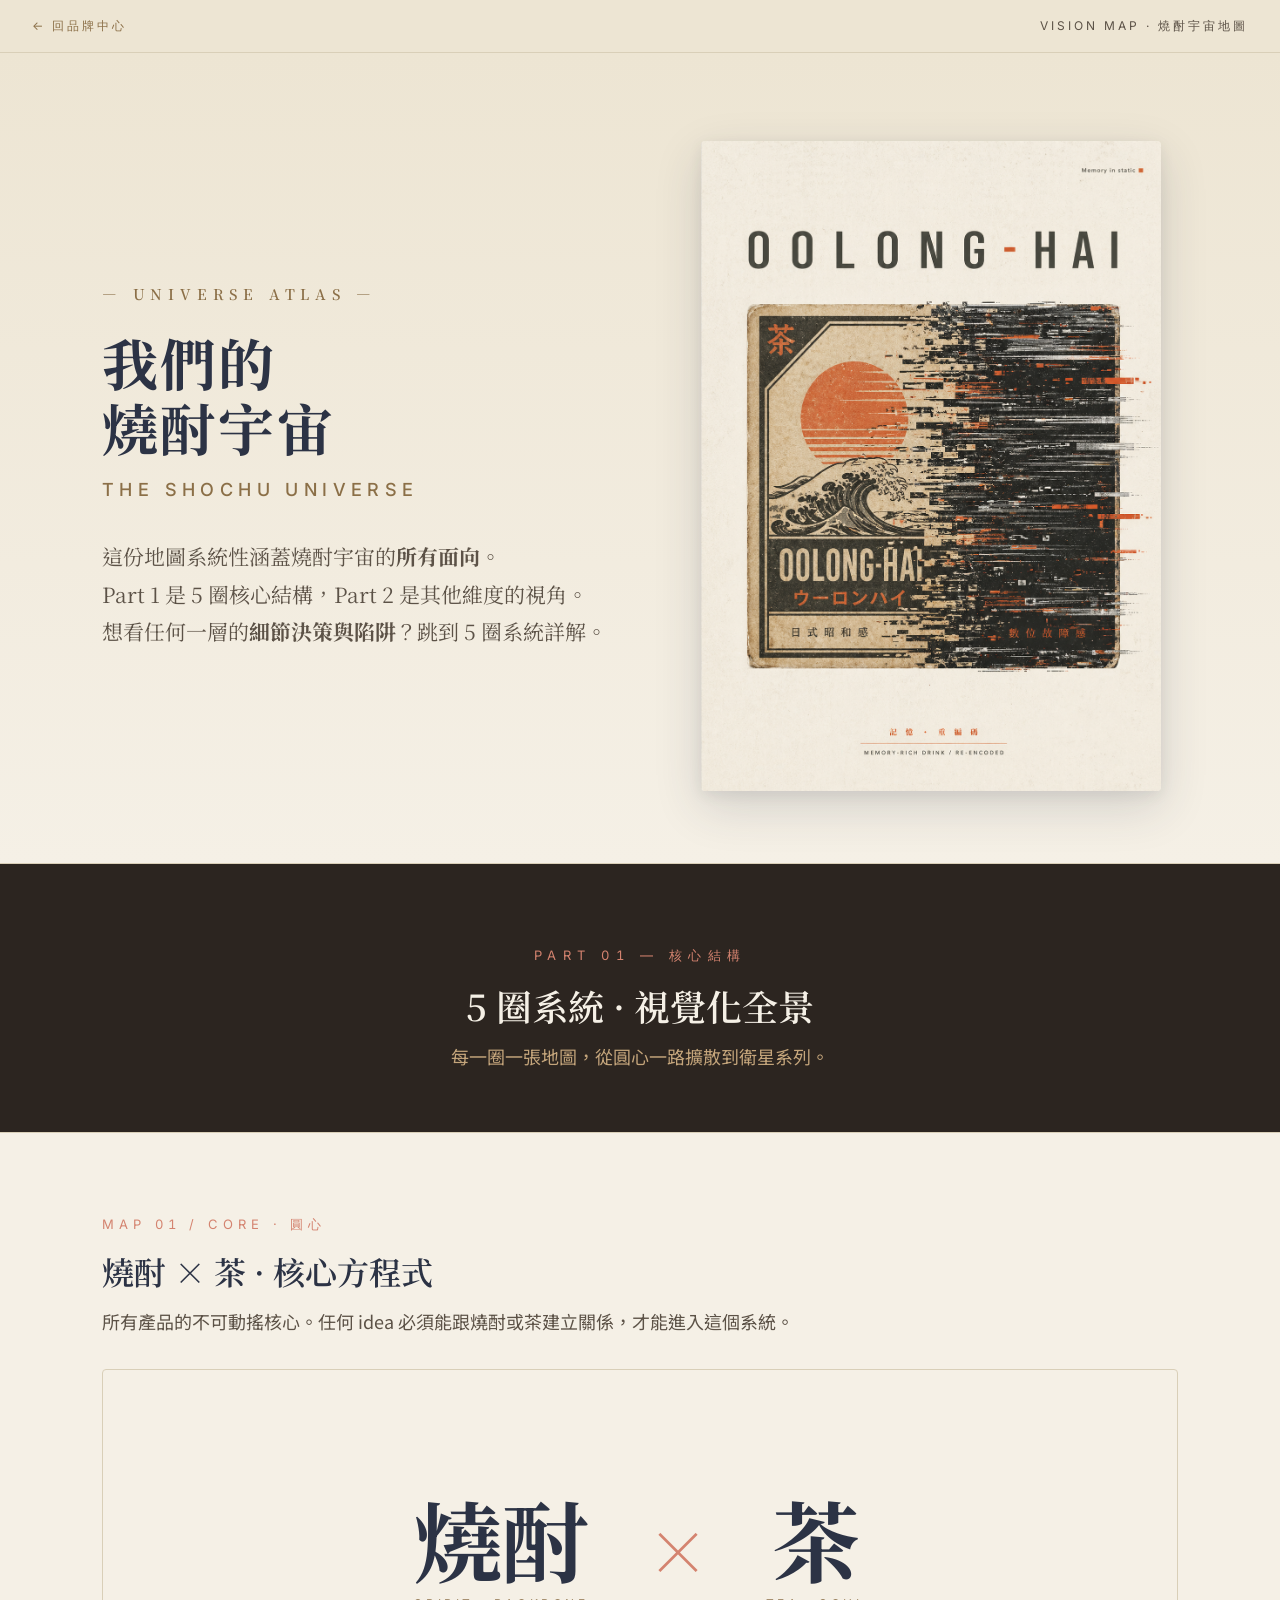
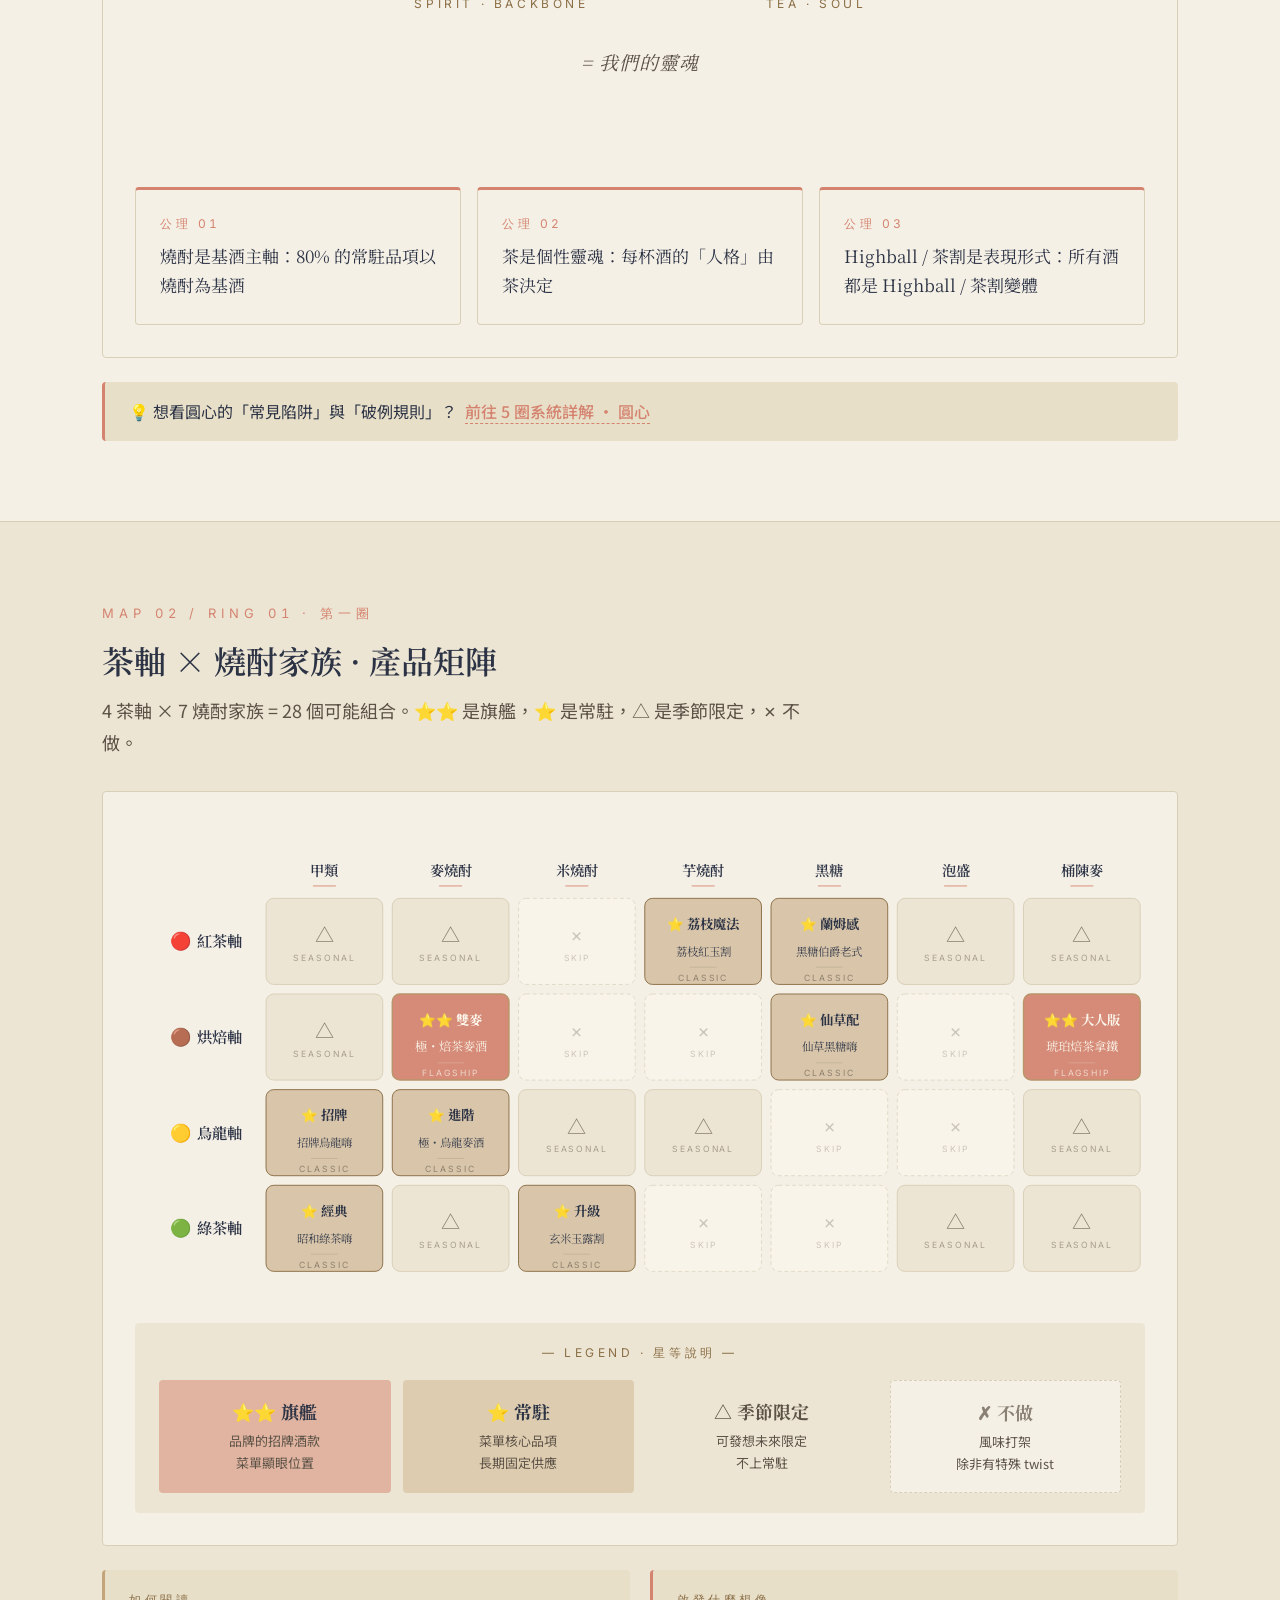
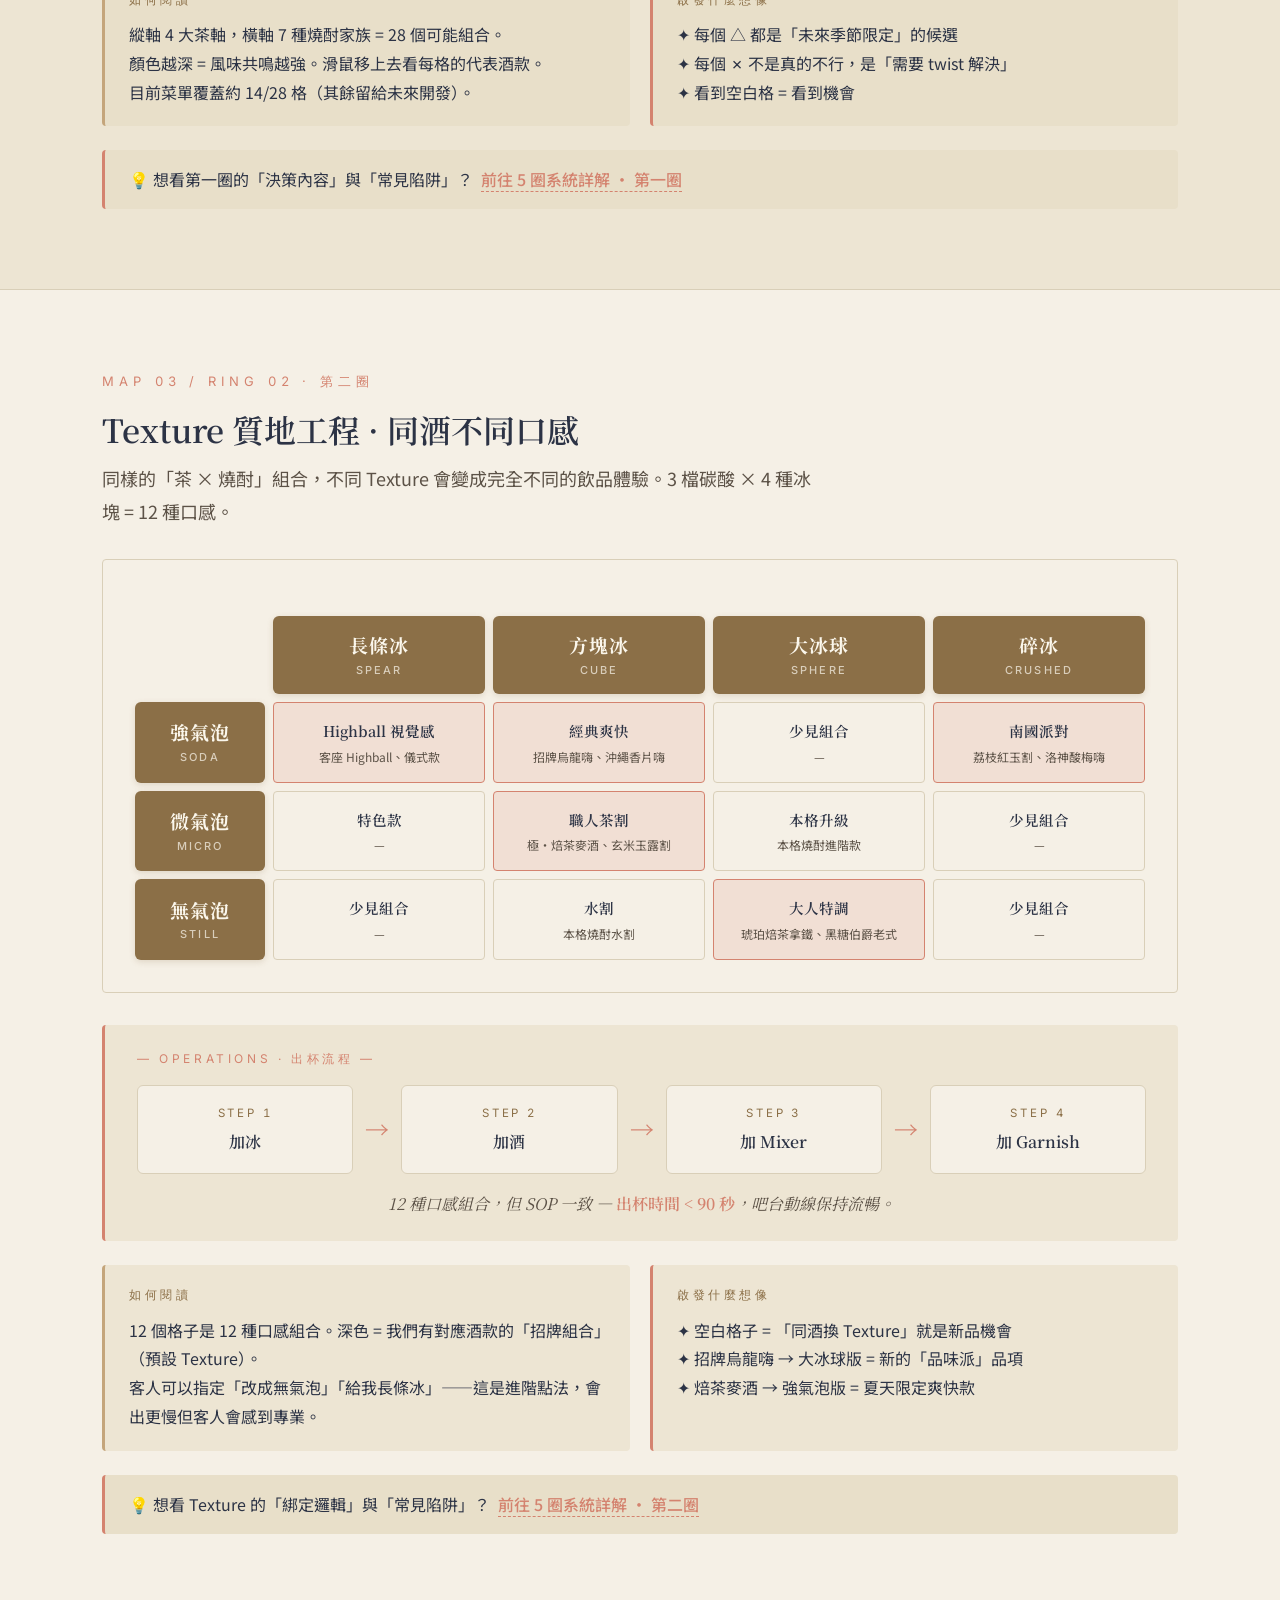
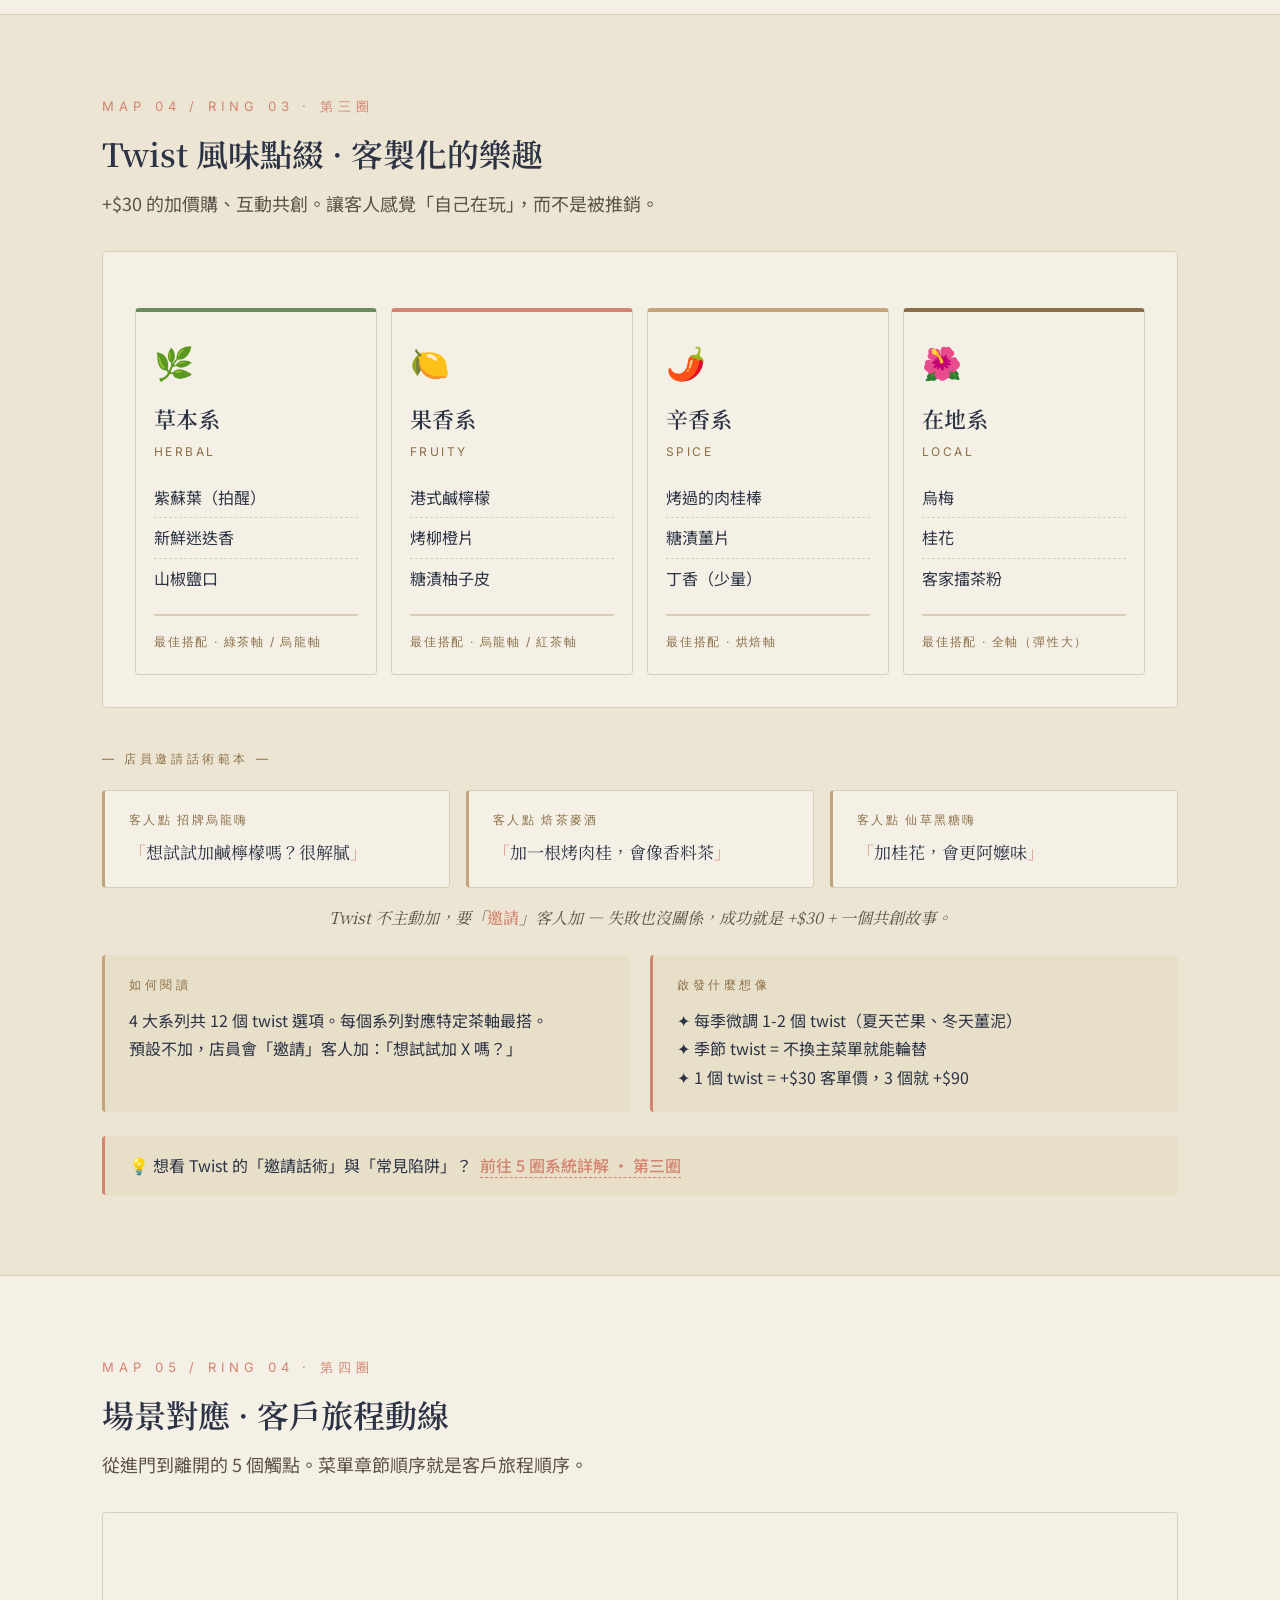
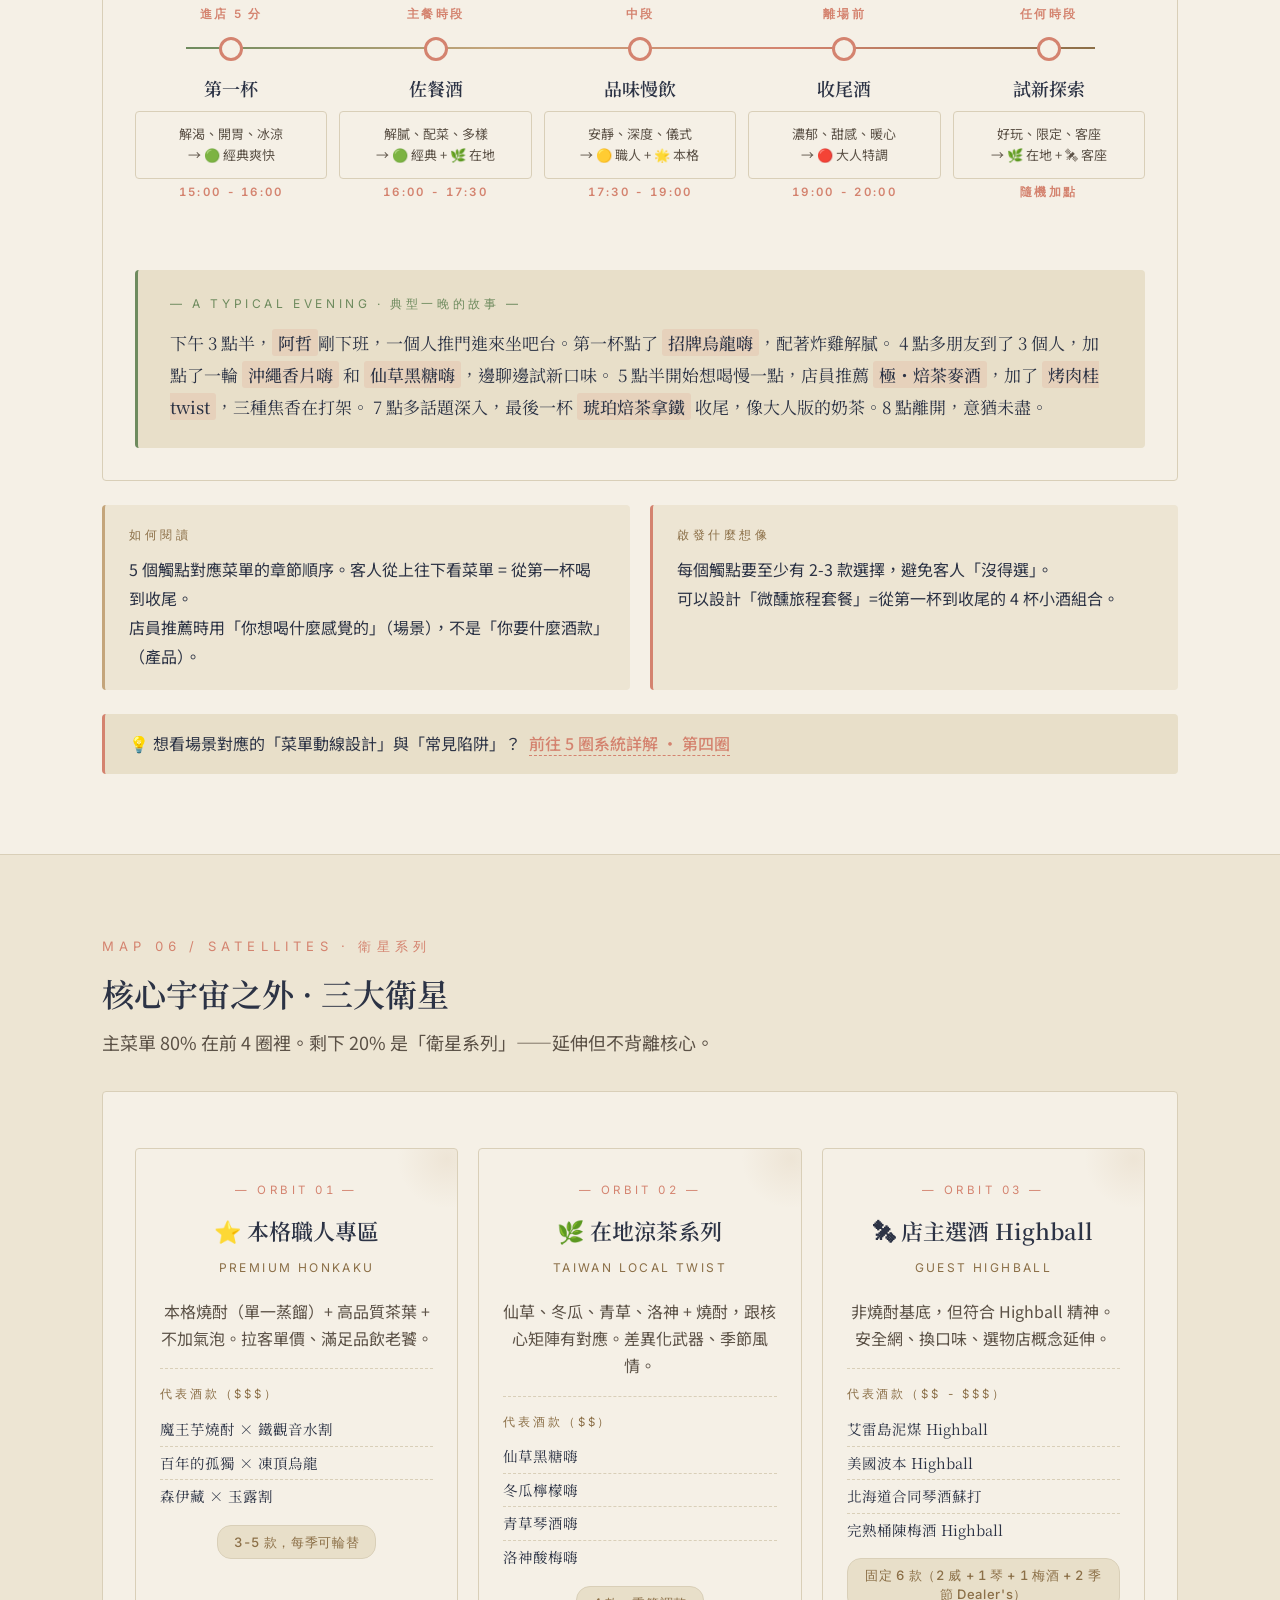
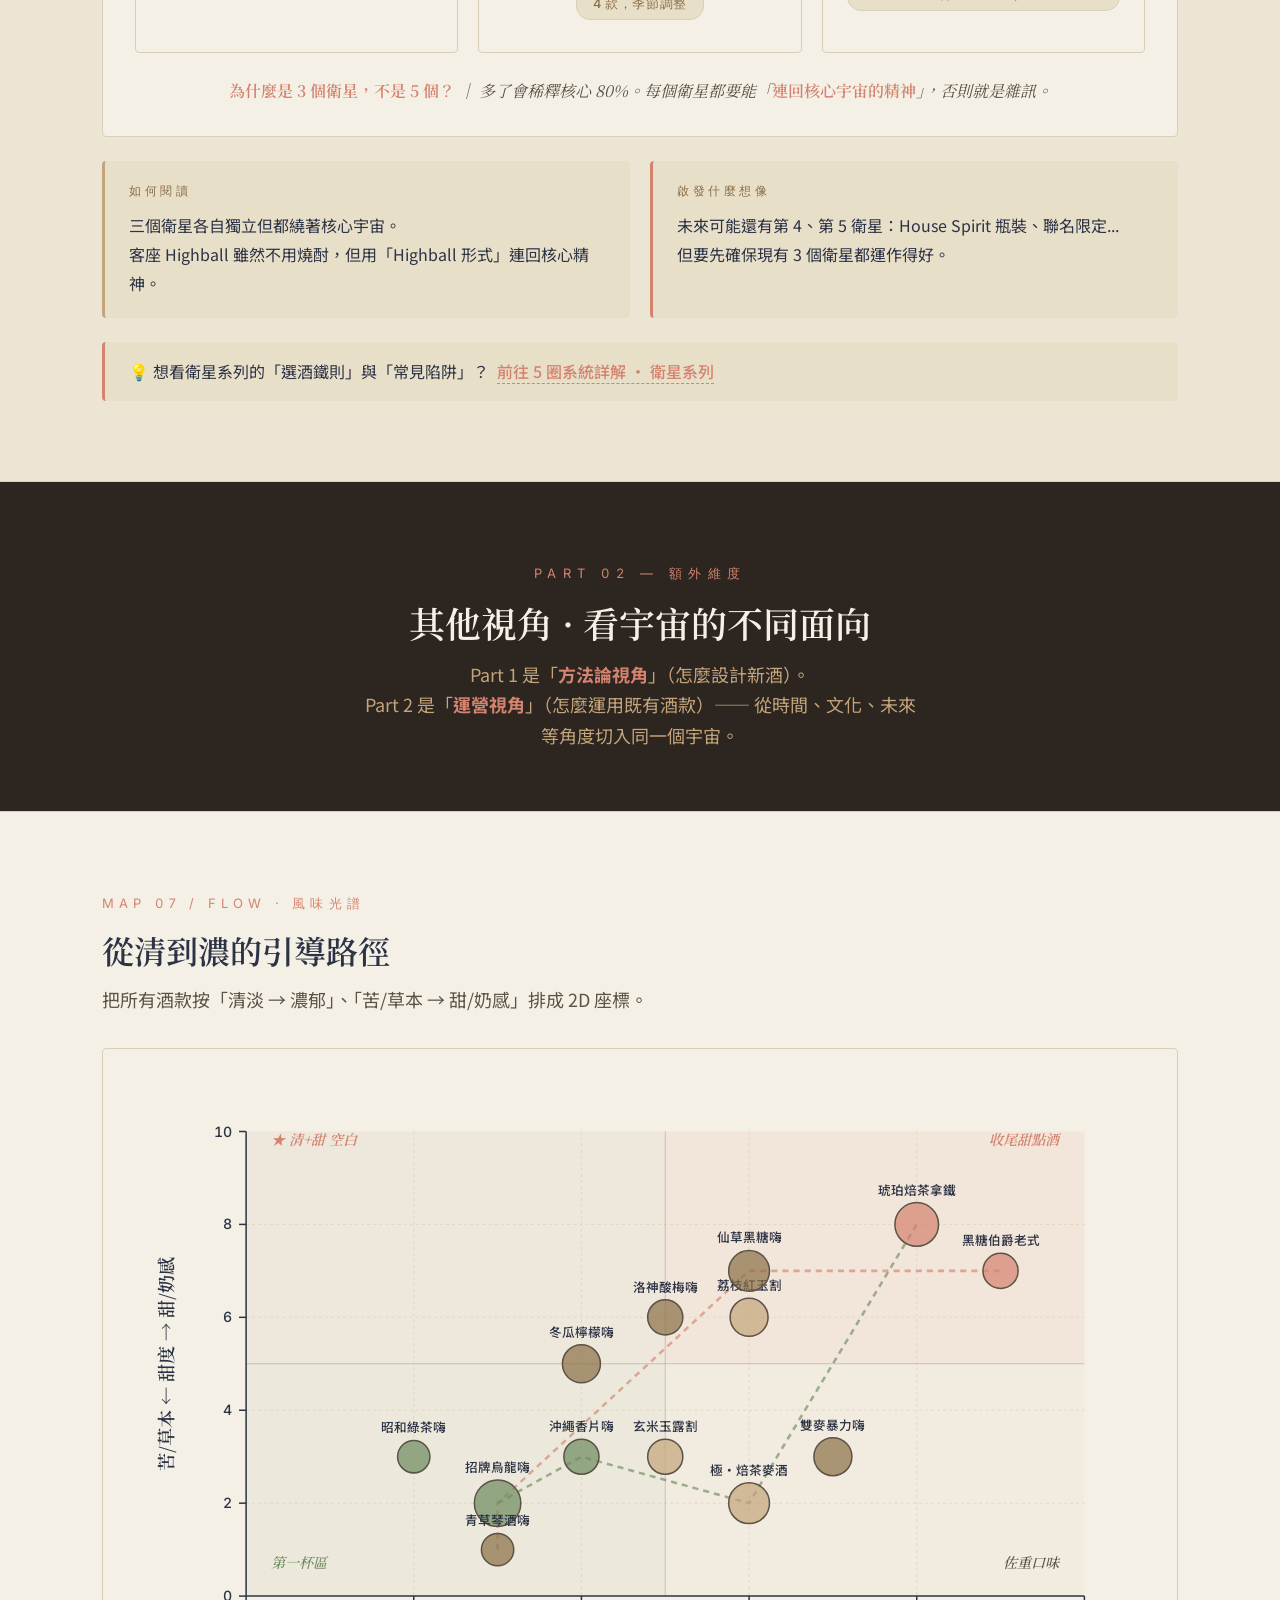
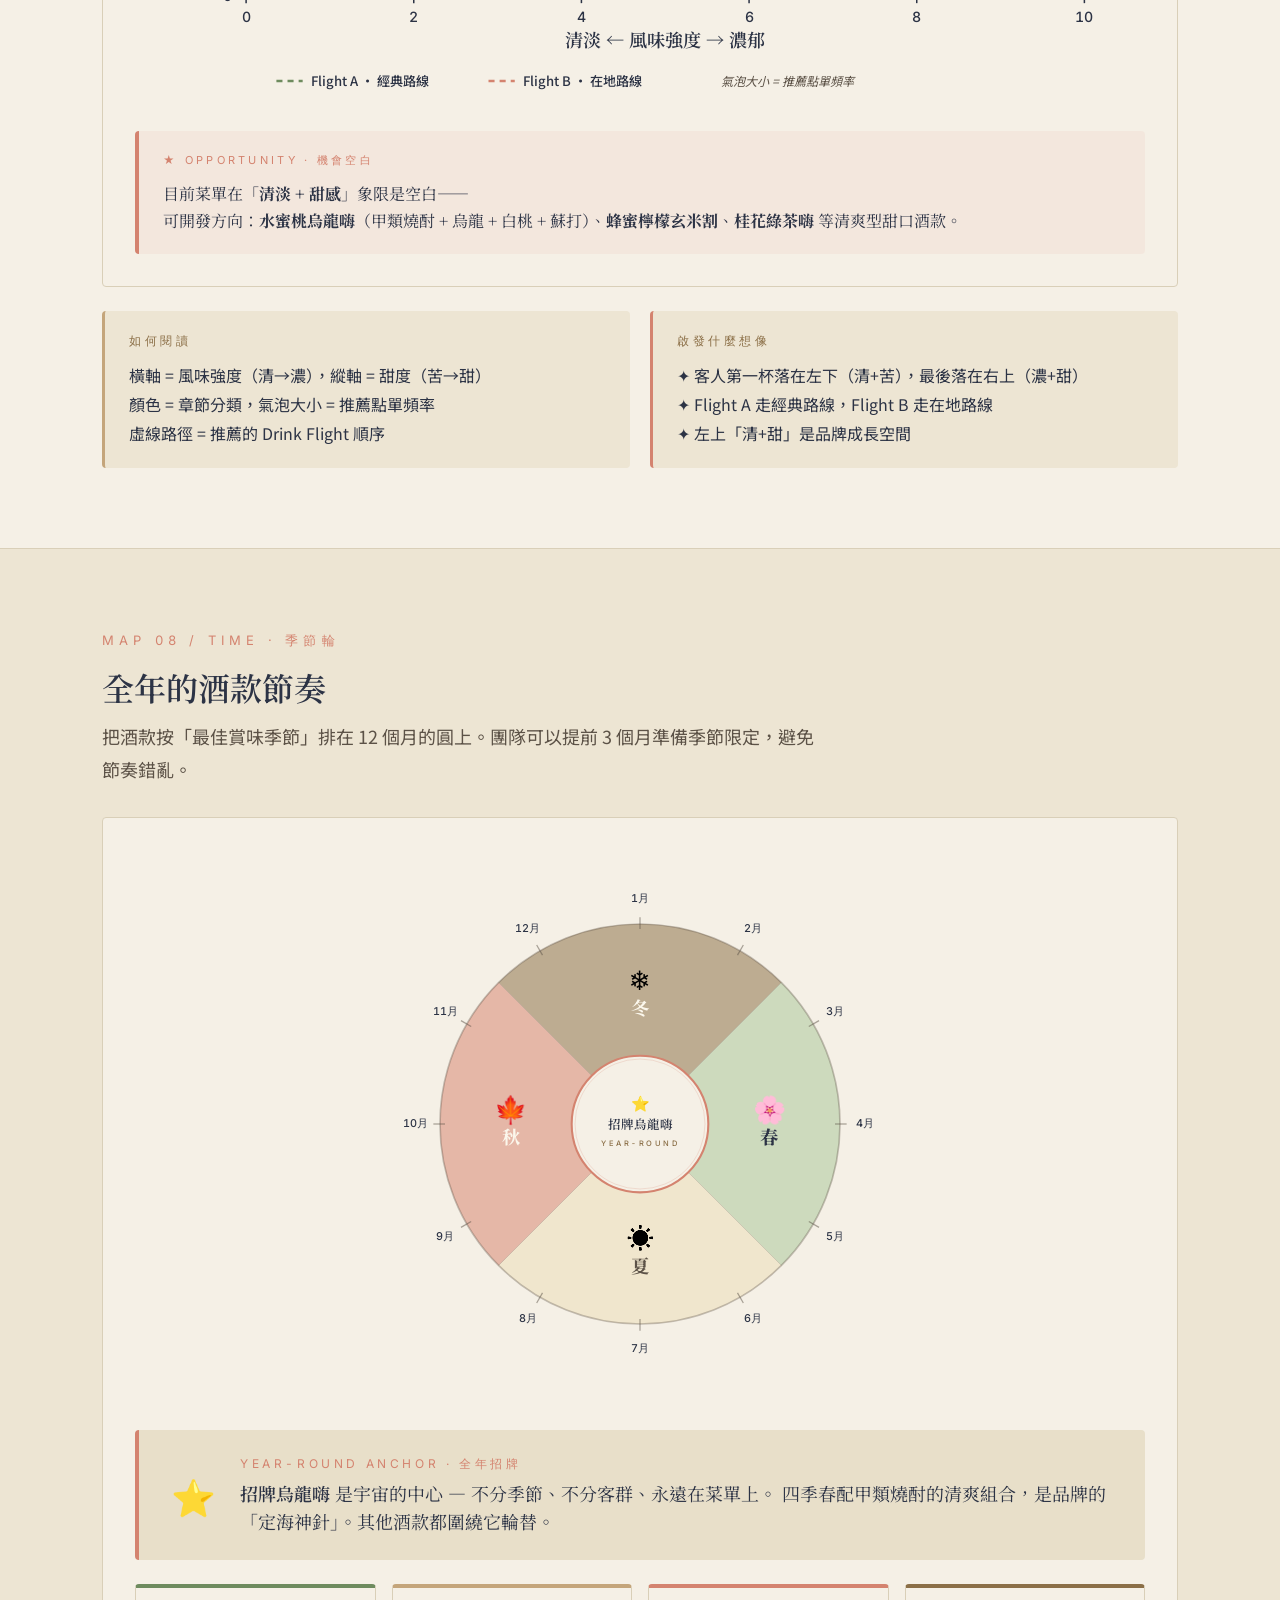
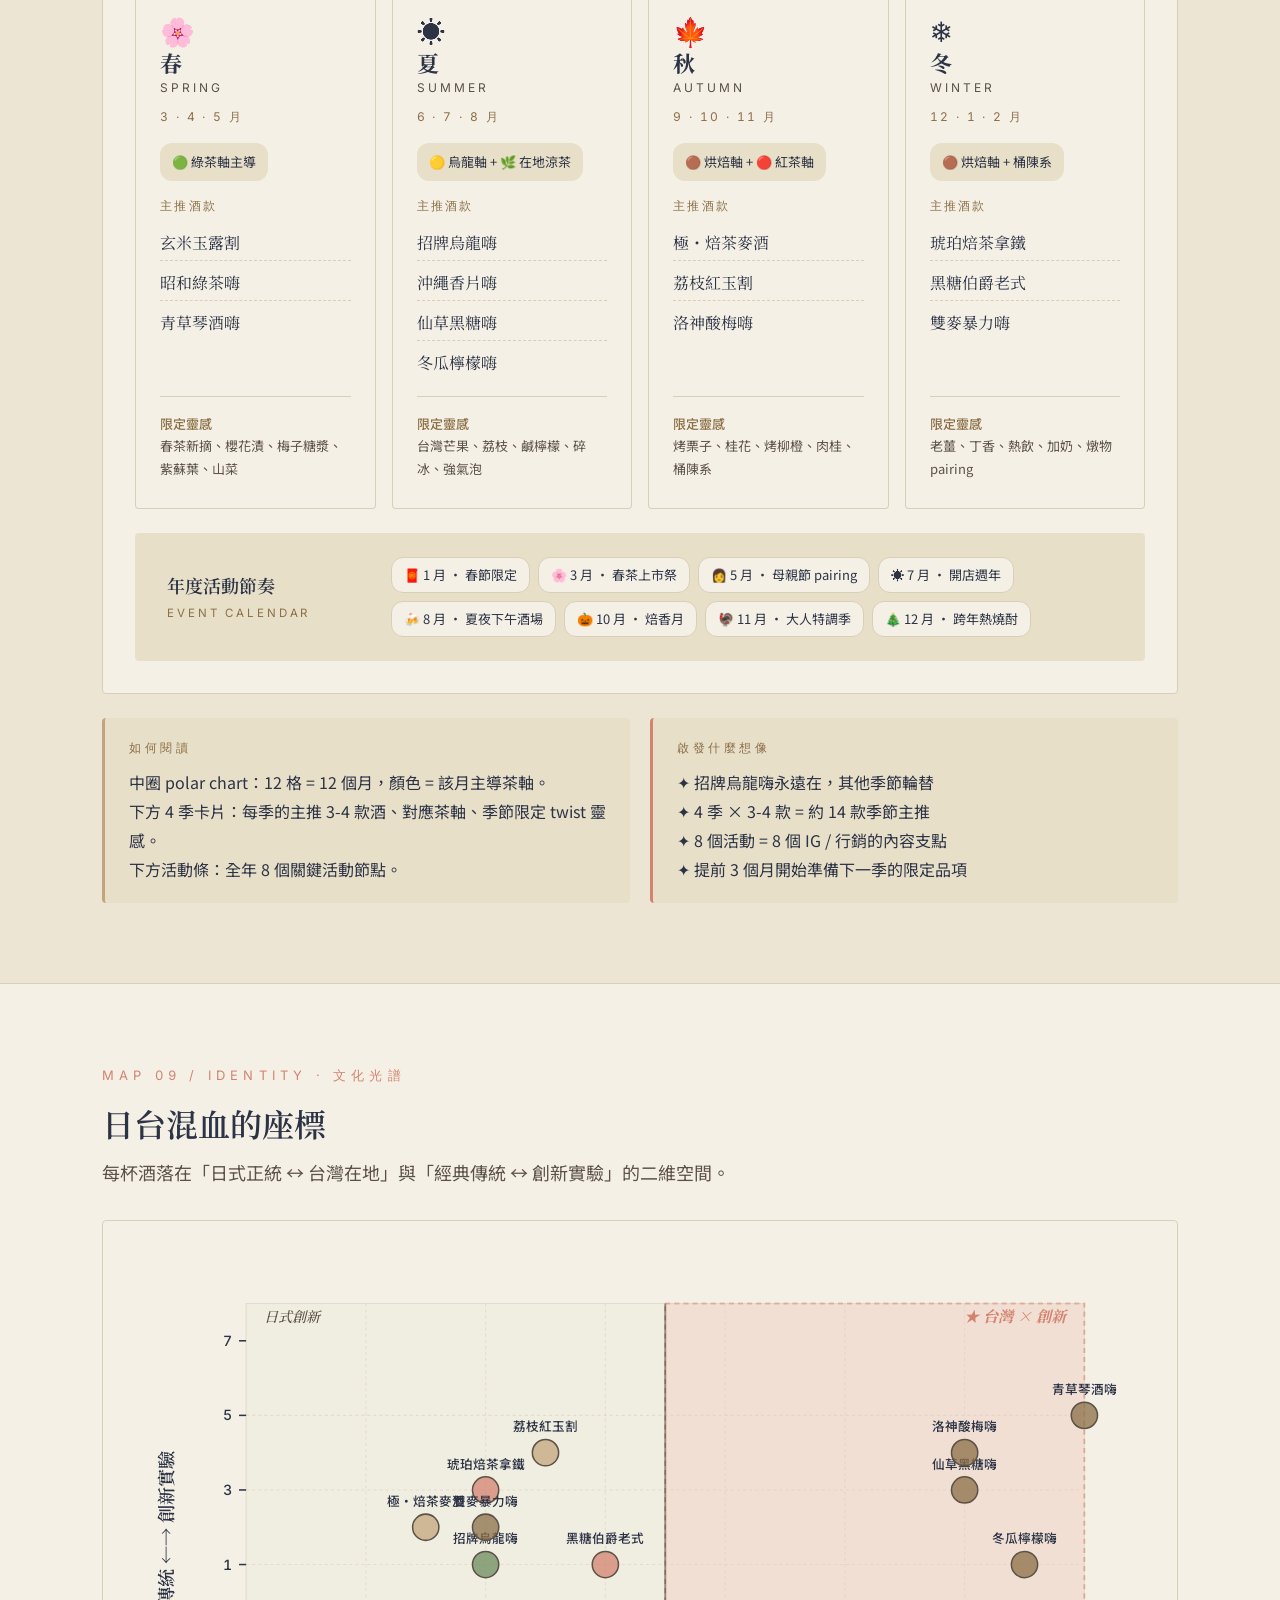
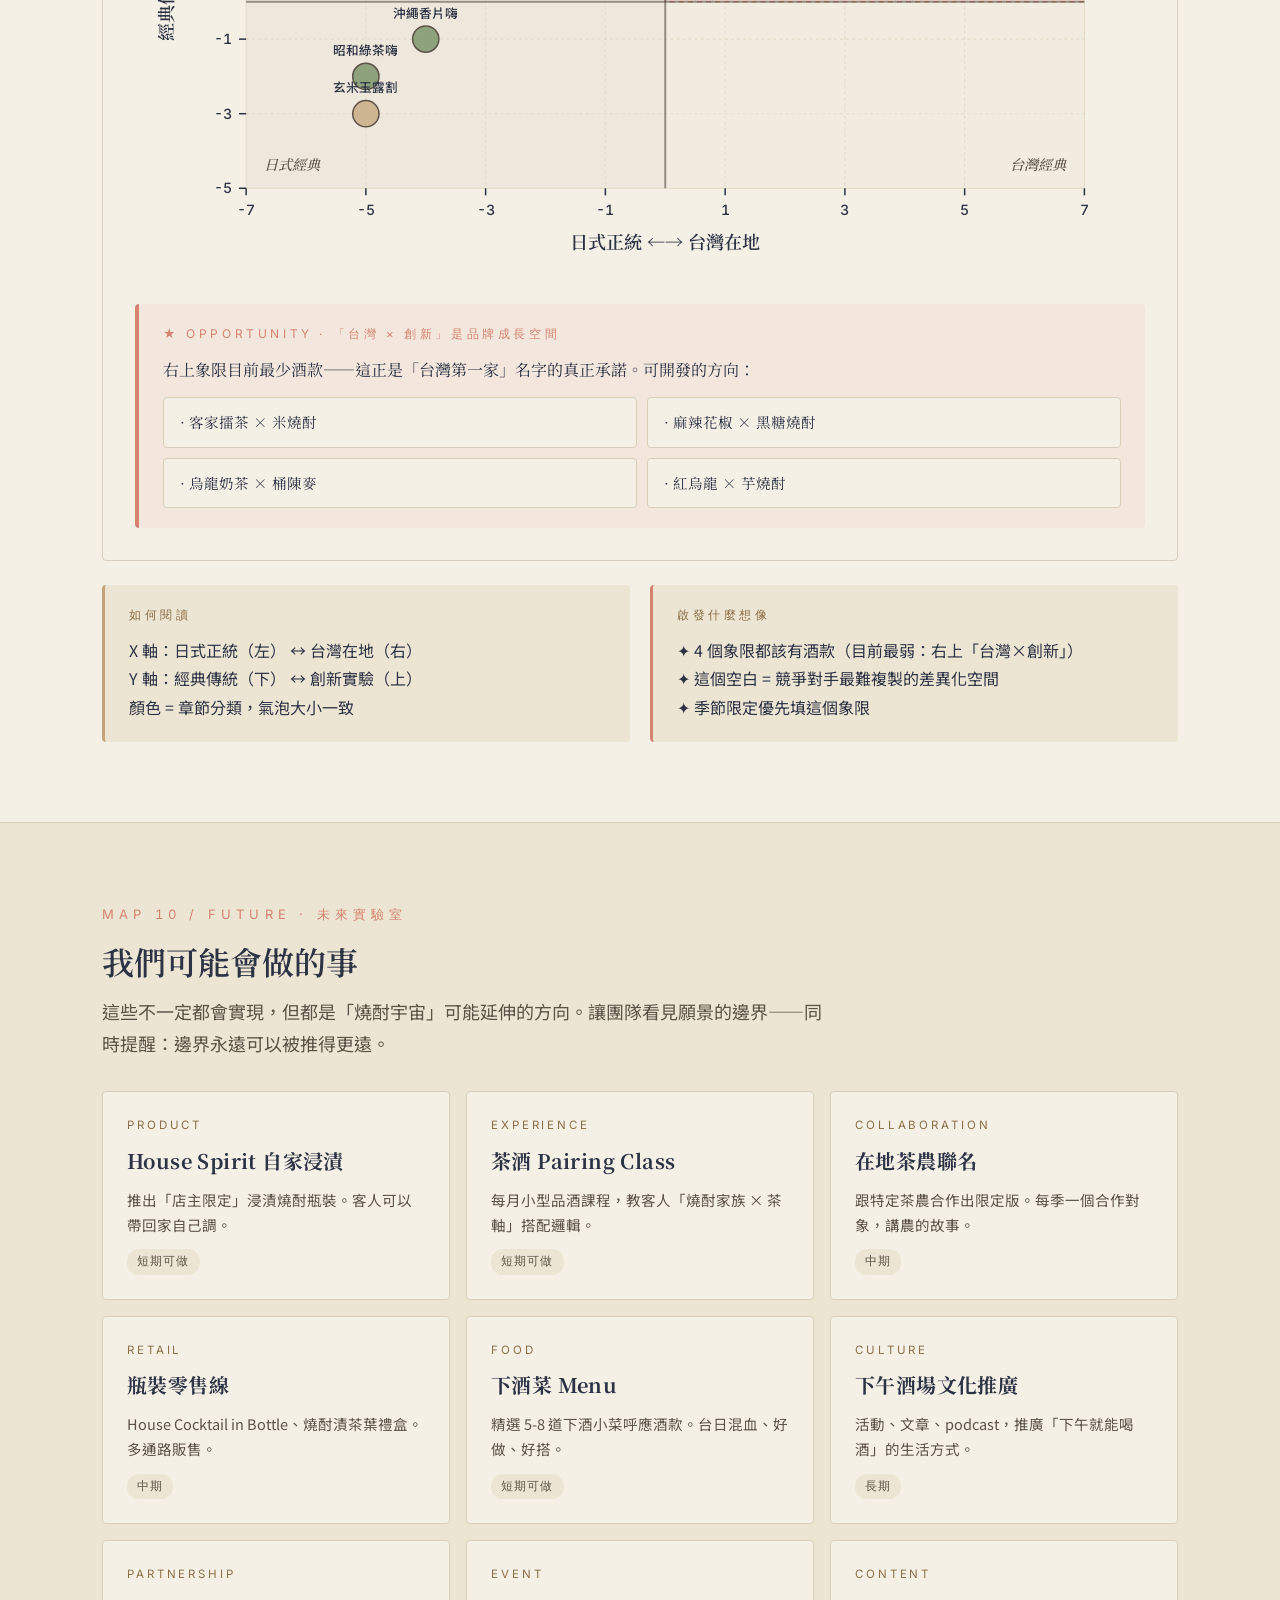
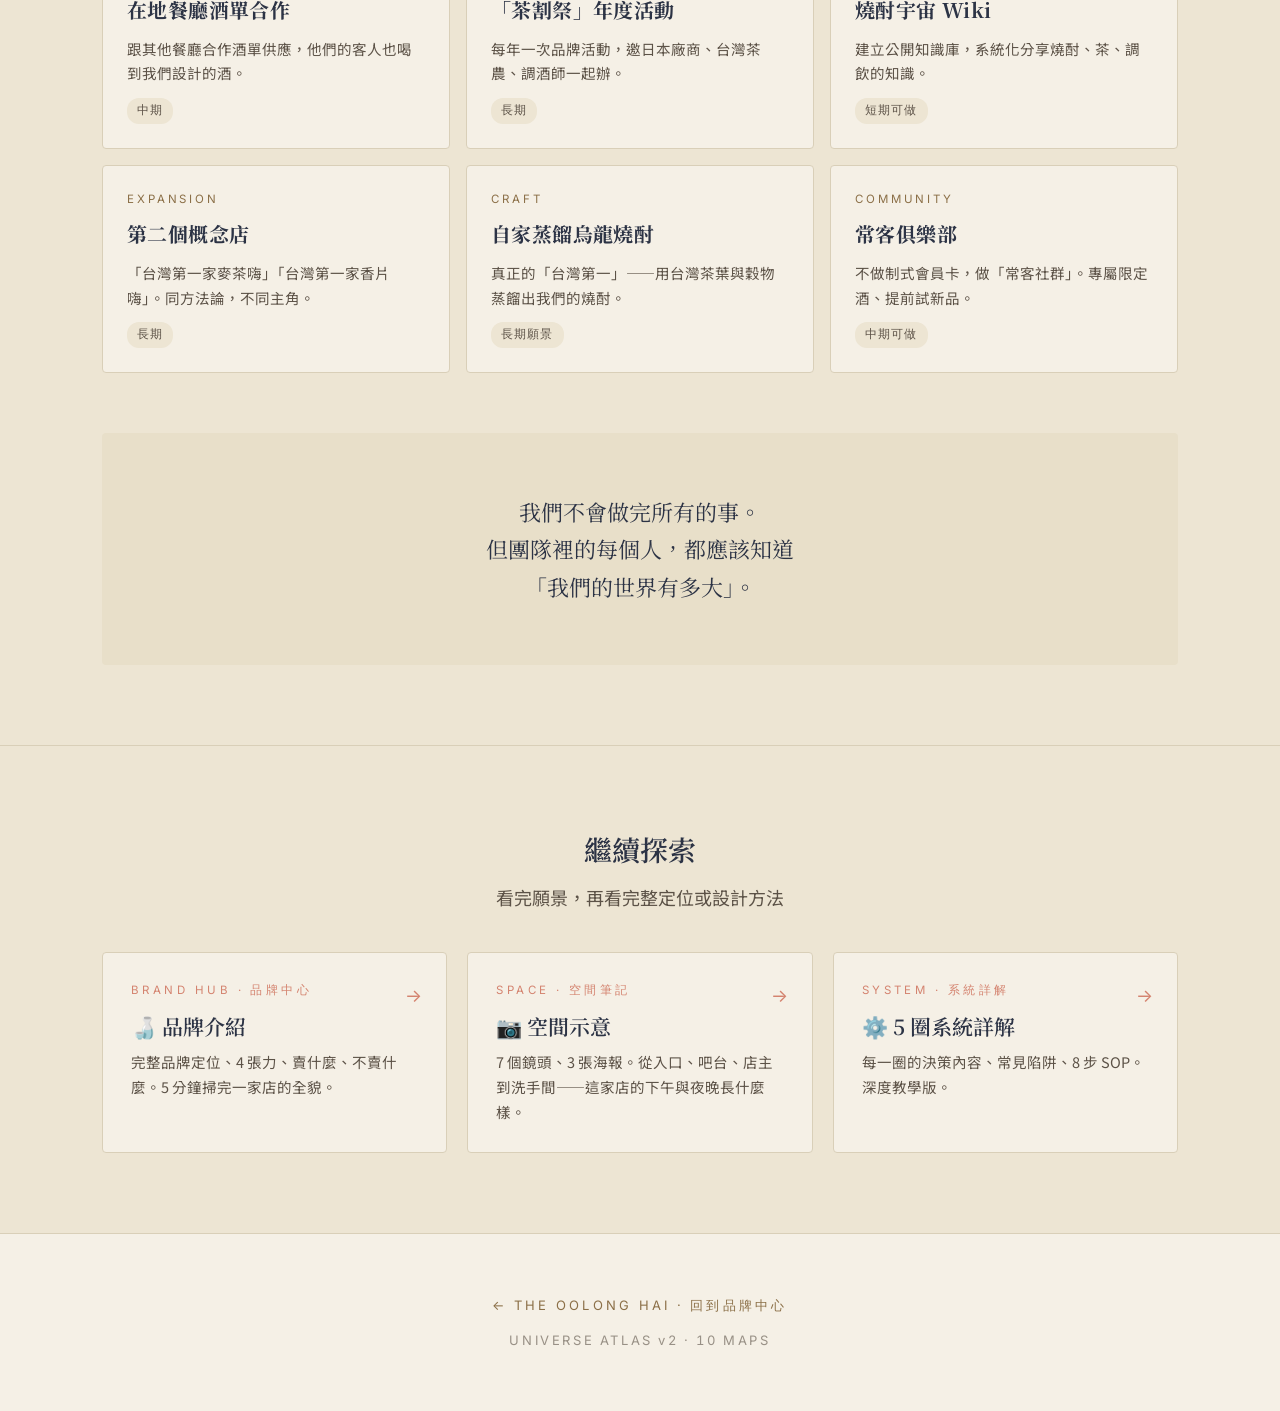
<file: universe.html>
<!DOCTYPE html>
<html lang="zh-Hant">
<head>
<meta charset="UTF-8">
<meta name="viewport" content="width=device-width, initial-scale=1.0">
<title>燒酎宇宙地圖 · 台灣第一家烏龍嗨</title>
<meta name="description" content="10 張互動式風味地圖。看「我們的世界有多大、未來能往哪走」。給團隊與夥伴看的願景全景。">

<!-- Favicon -->
<link rel="icon" type="image/svg+xml" href="favicon.svg">

<!-- Open Graph -->
<meta property="og:type" content="website">
<meta property="og:title" content="燒酎宇宙地圖 · 台灣第一家烏龍嗨">
<meta property="og:description" content="10 張互動式風味地圖。看「我們的世界有多大、未來能往哪走」。">
<meta property="og:image" content="https://1st-oolong-hai.vercel.app/og-image.svg">
<meta property="og:url" content="https://1st-oolong-hai.vercel.app/universe.html">
<meta property="og:site_name" content="台灣第一家烏龍嗨">
<meta property="og:locale" content="zh_TW">

<!-- Twitter Card -->
<meta name="twitter:card" content="summary_large_image">
<meta name="twitter:title" content="燒酎宇宙地圖 · 台灣第一家烏龍嗨">
<meta name="twitter:description" content="10 張互動式風味地圖。看「我們的世界有多大、未來能往哪走」。">
<meta name="twitter:image" content="https://1st-oolong-hai.vercel.app/og-image.svg">

<link rel="preconnect" href="https://fonts.googleapis.com">
<link rel="preconnect" href="https://fonts.gstatic.com" crossorigin>
<link href="https://fonts.googleapis.com/css2?family=Noto+Serif+TC:wght@400;500;600;700&family=Noto+Sans+TC:wght@300;400;500;700&family=Inter:wght@400;500;600&display=swap" rel="stylesheet">
<script src="https://cdn.plot.ly/plotly-2.35.2.min.js"></script>
<style>
  :root {
    --bg-paper: #F5F0E6;
    --bg-paper-2: #EDE5D3;
    --bg-paper-3: #E8DFC9;
    --bg-dark: #2C2520;
    --ink: #2C3345;
    --ink-soft: #5C5247;
    --ink-faint: #8A8073;
    --ink-light: #E8DFC9;
    --tea-brown: #8B6F47;
    --barley: #C4A57B;
    --hojicha: #D4836F;
    --green: #6E8B5E;
    --black-sugar: #4A3A2A;
    --line: #D9CFB8;
    --highlight: #E8D9B5;
    --gold: #B8956A;
  }

  * { margin: 0; padding: 0; box-sizing: border-box; }

  body {
    background: var(--bg-paper);
    color: var(--ink);
    font-family: "Noto Sans TC", "Inter", system-ui, sans-serif;
    line-height: 1.7;
    font-size: 18px;
    font-feature-settings: "tnum" on;
  }

  .container { max-width: 1140px; margin: 0 auto; padding: 0 32px; }
  .container-tight { max-width: 880px; margin: 0 auto; padding: 0 32px; }

  /* === Top nav === */
  .top-nav {
    padding: 16px 32px;
    background: var(--bg-paper-2);
    border-bottom: 1px solid var(--line);
    display: flex;
    justify-content: space-between;
    align-items: center;
    font-family: "Inter", sans-serif;
    font-size: 12px;
    letter-spacing: 0.25em;
    text-transform: uppercase;
  }
  .top-nav a { color: var(--tea-brown); text-decoration: none; transition: color 0.2s; }
  .top-nav a:hover { color: var(--ink); }

  /* === Hero === */
  .hero {
    padding: 88px 0 72px;
    border-bottom: 1px solid var(--line);
    background: linear-gradient(180deg, var(--bg-paper-2) 0%, var(--bg-paper) 100%);
  }
  .hero-grid {
    display: grid;
    grid-template-columns: 1.05fr 1fr;
    gap: 64px;
    align-items: center;
  }
  .hero-text { text-align: left; }
  .hero-visual { display: flex; align-items: center; justify-content: center; }
  .hero-visual img {
    width: 100%;
    height: auto;
    max-width: 460px;
    display: block;
    border-radius: 4px;
    box-shadow:
      0 16px 48px rgba(44, 51, 69, 0.16),
      0 4px 14px rgba(44, 51, 69, 0.08);
  }
  .brand-mark { font-family: "Noto Serif TC", serif; font-weight: 600; font-size: 14.5px; letter-spacing: 0.4em; color: var(--tea-brown); margin-bottom: 24px; text-transform: uppercase; }
  .brand-title { font-family: "Noto Serif TC", serif; font-weight: 700; font-size: 56px; letter-spacing: 0.04em; line-height: 1.15; color: var(--ink); margin-bottom: 16px; }
  .brand-en { font-family: "Inter", sans-serif; font-weight: 500; font-size: 18px; letter-spacing: 0.3em; color: var(--tea-brown); margin-bottom: 32px; text-transform: uppercase; }
  .brand-tagline { font-family: "Noto Serif TC", serif; font-size: 21px; color: var(--ink-soft); max-width: 680px; line-height: 1.8; }

  /* === Part divider === */
  .part-divider {
    padding: 80px 0 60px;
    background: var(--bg-dark);
    color: var(--ink-light);
    text-align: center;
    border-bottom: 1px solid var(--line);
  }

  .part-num {
    font-family: "Inter", sans-serif;
    font-size: 13px;
    letter-spacing: 0.5em;
    color: var(--hojicha);
    text-transform: uppercase;
    margin-bottom: 16px;
  }

  .part-title {
    font-family: "Noto Serif TC", serif;
    font-weight: 600;
    font-size: 36px;
    line-height: 1.3;
    margin-bottom: 12px;
    color: var(--bg-paper);
  }

  .part-desc {
    font-size: 18px;
    color: var(--barley);
    max-width: 560px;
    margin: 0 auto;
    line-height: 1.7;
  }

  /* === Section base === */
  section.map-section { padding: 80px 0; border-bottom: 1px solid var(--line); }
  section.map-section:nth-of-type(even) { background: var(--bg-paper-2); }

  .section-num { font-family: "Inter", sans-serif; font-size: 13px; letter-spacing: 0.4em; color: var(--hojicha); margin-bottom: 16px; }
  .section-title { font-family: "Noto Serif TC", serif; font-weight: 600; font-size: 32px; line-height: 1.3; margin-bottom: 12px; }
  .section-subtitle { font-size: 18px; color: var(--ink-soft); max-width: 720px; margin-bottom: 32px; line-height: 1.8; }

  /* Chart wrapper */
  .chart-card {
    margin-top: 24px;
    padding: 32px;
    background: var(--bg-paper);
    border: 1px solid var(--line);
    border-radius: 4px;
  }

  section.map-section:nth-of-type(even) .chart-card {
    background: var(--bg-paper);
  }

  .chart-container { width: 100%; min-height: 480px; }

  /* === Equation visual (圓心) === */
  .equation-display {
    text-align: center;
    padding: 60px 0;
  }

  .eq-row {
    display: flex;
    align-items: center;
    justify-content: center;
    gap: clamp(24px, 5vw, 56px);
    flex-wrap: wrap;
    margin: 32px 0;
  }

  .eq-block { text-align: center; }
  .eq-term {
    font-family: "Noto Serif TC", serif;
    font-weight: 700;
    font-size: clamp(56px, 9vw, 88px);
    color: var(--ink);
    line-height: 1;
  }
  .eq-sub {
    font-family: "Inter", sans-serif;
    font-size: 12px;
    letter-spacing: 0.3em;
    color: var(--tea-brown);
    text-transform: uppercase;
    margin-top: 12px;
  }
  .eq-op {
    font-family: "Noto Serif TC", serif;
    font-size: clamp(48px, 7vw, 64px);
    color: var(--hojicha);
    font-weight: 300;
    margin-top: -12px;
  }
  .eq-result {
    margin-top: 20px;
    font-family: "Noto Serif TC", serif;
    font-size: 19px;
    color: var(--ink-soft);
    letter-spacing: 0.05em;
    font-style: italic;
  }

  .core-axioms {
    display: grid;
    grid-template-columns: repeat(3, 1fr);
    gap: 16px;
    margin-top: 48px;
  }

  .axiom-card {
    padding: 24px;
    background: var(--bg-paper);
    border: 1px solid var(--line);
    border-radius: 4px;
    border-top: 3px solid var(--hojicha);
  }

  section.map-section:nth-of-type(even) .axiom-card { background: var(--bg-paper); }

  .axiom-num {
    font-family: "Inter", sans-serif;
    font-size: 12px;
    letter-spacing: 0.3em;
    color: var(--hojicha);
    text-transform: uppercase;
    margin-bottom: 8px;
  }

  .axiom-text {
    font-family: "Noto Serif TC", serif;
    font-size: 17px;
    line-height: 1.7;
    color: var(--ink);
  }

  /* === Texture grid (第二圈) === */
  .texture-matrix {
    display: grid;
    grid-template-columns: 130px repeat(4, 1fr);
    gap: 8px;
    margin-top: 24px;
  }

  .tex-header, .tex-rowhead {
    padding: 16px 12px;
    text-align: center;
    font-family: "Noto Serif TC", serif;
    font-weight: 700;
    font-size: 19px;
    background: var(--tea-brown);
    color: #FBF7EC;
    border-radius: 6px;
    letter-spacing: 0.04em;
    line-height: 1.4;
    box-shadow: 0 2px 6px rgba(139, 111, 71, 0.2);
  }

  .tex-rowhead {
    display: flex;
    flex-direction: column;
    justify-content: center;
    align-items: center;
  }

  /* English caption inside headers */
  .tex-header,
  .tex-rowhead {
    position: relative;
  }

  .tex-header > small,
  .tex-rowhead > small,
  .tex-header span:not(:first-child),
  .tex-rowhead span:not(:first-child) {
    display: block;
    font-family: "Inter", sans-serif;
    font-size: 11px;
    font-weight: 500;
    color: rgba(251, 247, 236, 0.7);
    margin-top: 4px;
    letter-spacing: 0.2em;
    text-transform: uppercase;
  }

  .tex-cell {
    padding: 16px 12px;
    background: var(--bg-paper);
    border: 1px solid var(--line);
    border-radius: 4px;
    text-align: center;
    transition: all 0.2s;
  }

  section.map-section:nth-of-type(even) .tex-cell { background: var(--bg-paper); }

  .tex-cell:hover { background: var(--highlight); transform: scale(1.02); }

  .tex-cell.featured {
    background: rgba(212,131,111,0.15);
    border-color: var(--hojicha);
  }

  .tex-name {
    font-family: "Noto Serif TC", serif;
    font-weight: 600;
    font-size: 14.5px;
    color: var(--ink);
    margin-bottom: 4px;
  }

  .tex-example {
    font-size: 12px;
    color: var(--ink-soft);
    line-height: 1.5;
  }

  /* === Twist quadrants (第三圈) === */
  .twist-quadrants {
    display: grid;
    grid-template-columns: repeat(4, 1fr);
    gap: 14px;
    margin-top: 24px;
  }

  .twist-q {
    padding: 22px 18px;
    background: var(--bg-paper);
    border: 1px solid var(--line);
    border-radius: 4px;
    border-top: 4px solid var(--green);
  }

  section.map-section:nth-of-type(even) .twist-q { background: var(--bg-paper); }

  .twist-q.cat-fruit { border-top-color: var(--hojicha); }
  .twist-q.cat-spice { border-top-color: var(--barley); }
  .twist-q.cat-local { border-top-color: var(--tea-brown); }

  .twist-icon {
    font-size: 32px;
    margin-bottom: 12px;
  }

  .twist-name {
    font-family: "Noto Serif TC", serif;
    font-weight: 600;
    font-size: 22px;
    margin-bottom: 4px;
  }

  .twist-en {
    font-family: "Inter", sans-serif;
    font-size: 12px;
    letter-spacing: 0.2em;
    color: var(--tea-brown);
    text-transform: uppercase;
    margin-bottom: 16px;
  }

  .twist-items {
    list-style: none;
    margin-bottom: 16px;
  }

  .twist-items li {
    padding: 6px 0;
    font-size: 16px;
    color: var(--ink);
    border-bottom: 1px dashed var(--line);
  }

  .twist-items li:last-child { border-bottom: none; }

  .twist-pair {
    margin-top: 16px;
    padding-top: 16px;
    border-top: 2px solid var(--line);
    font-family: "Inter", sans-serif;
    font-size: 12px;
    letter-spacing: 0.15em;
    color: var(--tea-brown);
    text-transform: uppercase;
  }

  /* === Journey (第四圈) === */
  .journey {
    margin-top: 32px;
    position: relative;
    padding: 24px 0;
  }

  .journey-line {
    position: absolute;
    top: 70px;
    left: 5%;
    right: 5%;
    height: 2px;
    background: linear-gradient(to right, var(--green), var(--barley), var(--hojicha), var(--tea-brown));
    z-index: 0;
  }

  .journey-stops {
    display: grid;
    grid-template-columns: repeat(5, 1fr);
    gap: 12px;
    position: relative;
    z-index: 1;
  }

  .stop {
    text-align: center;
  }

  .stop-time {
    font-family: "Inter", sans-serif;
    font-size: 11.5px;
    letter-spacing: 0.2em;
    color: var(--tea-brown);
    text-transform: uppercase;
    margin-bottom: 12px;
  }

  .stop-dot {
    width: 24px;
    height: 24px;
    border-radius: 50%;
    background: var(--bg-paper);
    border: 3px solid var(--hojicha);
    margin: 0 auto 12px;
  }

  .stop-name {
    font-family: "Noto Serif TC", serif;
    font-weight: 600;
    font-size: 18px;
    margin-bottom: 8px;
  }

  .stop-chapter {
    padding: 12px;
    background: var(--bg-paper);
    border: 1px solid var(--line);
    border-radius: 4px;
    font-size: 13px;
    color: var(--ink-soft);
    line-height: 1.6;
  }

  section.map-section:nth-of-type(even) .stop-chapter { background: var(--bg-paper); }

  /* === Satellites (planetary) === */
  .planets {
    display: grid;
    grid-template-columns: repeat(3, 1fr);
    gap: 20px;
    margin-top: 24px;
  }

  .planet {
    padding: 32px 24px;
    background: var(--bg-paper);
    border: 1px solid var(--line);
    border-radius: 4px;
    text-align: center;
    position: relative;
    overflow: hidden;
  }

  section.map-section:nth-of-type(even) .planet { background: var(--bg-paper); }

  .planet::before {
    content: "";
    position: absolute;
    top: -40px;
    right: -40px;
    width: 100px;
    height: 100px;
    border-radius: 50%;
    background: radial-gradient(circle, rgba(196,165,123,0.15) 0%, transparent 70%);
  }

  .planet-orbit {
    font-family: "Inter", sans-serif;
    font-size: 11.5px;
    letter-spacing: 0.3em;
    color: var(--hojicha);
    text-transform: uppercase;
    margin-bottom: 12px;
  }

  .planet-name {
    font-family: "Noto Serif TC", serif;
    font-weight: 600;
    font-size: 22px;
    margin-bottom: 8px;
  }

  .planet-en {
    font-family: "Inter", sans-serif;
    font-size: 12px;
    letter-spacing: 0.2em;
    color: var(--tea-brown);
    text-transform: uppercase;
    margin-bottom: 20px;
  }

  .planet-purpose {
    font-size: 16px;
    color: var(--ink-soft);
    line-height: 1.7;
    margin-bottom: 16px;
  }

  .planet-rule {
    display: inline-block;
    padding: 7px 16px;
    background: var(--bg-paper-3);
    border-radius: 14px;
    border: 1px solid var(--line);
    font-family: "Inter", sans-serif;
    font-size: 13px;
    color: var(--tea-brown);
    letter-spacing: 0.05em;
    line-height: 1.4;
    font-weight: 500;
  }

  /* === Read-explain blocks === */
  .read-block {
    margin-top: 24px;
    display: grid;
    grid-template-columns: 1fr 1fr;
    gap: 20px;
  }

  .read-card {
    padding: 20px 24px;
    background: var(--bg-paper-2);
    border-radius: 4px;
    border-left: 3px solid var(--barley);
  }

  section.map-section:nth-of-type(even) .read-card { background: var(--bg-paper-3); }

  .read-card.inspire { border-left-color: var(--hojicha); }

  .read-label {
    font-family: "Inter", sans-serif;
    font-size: 12px;
    letter-spacing: 0.3em;
    color: var(--tea-brown);
    text-transform: uppercase;
    margin-bottom: 10px;
  }

  .read-text {
    font-size: 16px;
    line-height: 1.8;
    color: var(--ink);
  }

  /* === Deep-dive link === */
  .deep-link-bar {
    margin-top: 24px;
    padding: 16px 24px;
    background: var(--bg-paper-3);
    border-radius: 4px;
    border-left: 3px solid var(--hojicha);
    font-size: 16px;
    color: var(--ink);
  }

  .deep-link-bar a {
    color: var(--hojicha);
    text-decoration: none;
    border-bottom: 1px dashed var(--hojicha);
    font-weight: 500;
    margin-left: 8px;
  }

  .deep-link-bar a:hover { color: var(--ink); border-bottom-style: solid; }

  /* === Matrix cell hover animation === */
  .matrix-cell {
    transition: transform 0.25s ease-out, filter 0.25s ease-out;
    cursor: pointer;
    transform-origin: center;
    transform-box: fill-box;
  }
  .matrix-cell:hover {
    transform: translateY(-4px);
    filter: drop-shadow(0 8px 14px rgba(139, 111, 71, 0.25));
  }
  .matrix-cell-subtle:hover {
    transform: translateY(-2px);
    filter: drop-shadow(0 4px 8px rgba(0, 0, 0, 0.08));
  }

  /* === Spectrum point hover === */
  .spectrum-point {
    cursor: pointer;
  }
  .spectrum-point circle {
    transition: r 0.2s, fill-opacity 0.2s, stroke-width 0.2s;
  }
  .spectrum-point text {
    transition: font-weight 0.2s, font-size 0.2s;
  }
  .spectrum-point:hover circle {
    fill-opacity: 0.95 !important;
    stroke-width: 2.5 !important;
  }
  .spectrum-point:hover text {
    font-weight: 700 !important;
    font-size: 14px !important;
  }

  /* === Generic enhancement: SOP timeline === */
  .sop-timeline-block {
    margin-top: 32px;
    padding: 24px 32px;
    background: var(--bg-paper-2);
    border-radius: 4px;
    border-left: 3px solid var(--hojicha);
  }

  section.map-section:nth-of-type(even) .sop-timeline-block { background: var(--bg-paper-3); }

  .sop-block-label {
    font-family: "Inter", sans-serif;
    font-size: 12px;
    letter-spacing: 0.3em;
    color: var(--hojicha);
    text-transform: uppercase;
    margin-bottom: 16px;
  }

  .sop-flow {
    display: flex;
    align-items: stretch;
    gap: 12px;
    flex-wrap: nowrap;
  }

  .sop-flow-step {
    flex: 1;
    text-align: center;
    padding: 18px 12px;
    background: var(--bg-paper);
    border-radius: 6px;
    border: 1px solid var(--line);
    display: flex;
    flex-direction: column;
    justify-content: center;
  }

  .sop-flow-arrow {
    flex: 0 0 auto;
    display: flex;
    align-items: center;
    justify-content: center;
  }

  section.map-section:nth-of-type(even) .sop-flow-step { background: var(--bg-paper); }

  .sop-flow-num {
    font-family: "Inter", sans-serif;
    font-size: 11.5px;
    letter-spacing: 0.25em;
    color: var(--tea-brown);
    text-transform: uppercase;
    margin-bottom: 4px;
  }

  .sop-flow-action {
    font-family: "Noto Serif TC", serif;
    font-weight: 600;
    font-size: 16px;
    color: var(--ink);
  }

  /* (color/size handled in flex-rule above) */
  .sop-flow > .sop-flow-arrow {
    color: var(--hojicha);
    font-size: 24px;
    font-weight: 300;
  }

  .sop-stat {
    margin-top: 16px;
    text-align: center;
    font-family: "Noto Serif TC", serif;
    font-size: 16px;
    color: var(--ink-soft);
    font-style: italic;
  }

  .sop-stat strong {
    color: var(--hojicha);
    font-weight: 600;
    font-style: normal;
  }

  /* === Twist invitation cards === */
  .invitation-block {
    margin-top: 32px;
  }

  .invitation-grid {
    display: grid;
    grid-template-columns: repeat(3, 1fr);
    gap: 16px;
    margin-top: 16px;
  }

  .invitation-card {
    padding: 20px 24px;
    background: var(--bg-paper);
    border: 1px solid var(--line);
    border-radius: 4px;
    border-left: 3px solid var(--barley);
  }

  section.map-section:nth-of-type(even) .invitation-card { background: var(--bg-paper); }

  .inv-context {
    font-family: "Inter", sans-serif;
    font-size: 11.5px;
    letter-spacing: 0.2em;
    color: var(--tea-brown);
    text-transform: uppercase;
    margin-bottom: 8px;
  }

  .inv-quote {
    font-family: "Noto Serif TC", serif;
    font-size: 17px;
    line-height: 1.7;
    color: var(--ink);
  }

  .inv-quote::before { content: "「"; color: var(--hojicha); }
  .inv-quote::after { content: "」"; color: var(--hojicha); }

  /* === Journey timeline enhancement === */
  .journey-typical {
    margin-top: 32px;
    padding: 24px 32px;
    background: var(--bg-paper-3);
    border-radius: 4px;
    border-left: 3px solid var(--green);
  }

  .typical-label {
    font-family: "Inter", sans-serif;
    font-size: 12px;
    letter-spacing: 0.3em;
    color: var(--green);
    text-transform: uppercase;
    margin-bottom: 12px;
  }

  .typical-story {
    font-family: "Noto Serif TC", serif;
    font-size: 17px;
    line-height: 1.9;
    color: var(--ink);
  }

  .typical-story strong {
    background: rgba(212, 131, 111, 0.15);
    padding: 1px 6px;
    border-radius: 3px;
    color: var(--ink);
    font-weight: 500;
  }

  .stop-time {
    font-family: "Inter", sans-serif;
    font-size: 11.5px;
    letter-spacing: 0.2em;
    color: var(--hojicha);
    text-transform: uppercase;
    margin-top: 4px;
    font-weight: 600;
  }

  .stop-spend {
    margin-top: 8px;
    font-family: "Inter", sans-serif;
    font-size: 12px;
    color: var(--ink-soft);
    letter-spacing: 0.05em;
  }

  /* === Satellite drinks === */
  .planet-drinks {
    margin-top: 16px;
    padding-top: 16px;
    border-top: 1px dashed var(--line);
    text-align: left;
  }

  .planet-drinks-label {
    font-family: "Inter", sans-serif;
    font-size: 11.5px;
    letter-spacing: 0.25em;
    color: var(--tea-brown);
    text-transform: uppercase;
    margin-bottom: 8px;
  }

  .planet-drink-item {
    font-family: "Noto Serif TC", serif;
    font-size: 14.5px;
    color: var(--ink);
    padding: 4px 0;
    border-bottom: 1px dashed var(--line);
  }

  .planet-drink-item:last-child { border-bottom: none; }

  /* === Seasonal detail === */
  .seasons-detail {
    margin-top: 32px;
  }

  .year-round-banner {
    padding: 24px 32px;
    background: var(--bg-paper-3);
    border-radius: 4px;
    border-left: 4px solid var(--hojicha);
    display: flex;
    align-items: center;
    gap: 24px;
    margin-bottom: 24px;
  }

  .year-round-icon {
    font-size: 36px;
    line-height: 1;
  }

  .year-round-content {
    flex: 1;
  }

  .year-round-label {
    font-family: "Inter", sans-serif;
    font-size: 12px;
    letter-spacing: 0.3em;
    color: var(--hojicha);
    text-transform: uppercase;
    margin-bottom: 4px;
  }

  .year-round-text {
    font-family: "Noto Serif TC", serif;
    font-size: 18px;
    color: var(--ink);
    line-height: 1.6;
  }

  .year-round-text strong {
    color: var(--ink);
    font-weight: 600;
  }

  .seasons-grid {
    display: grid;
    grid-template-columns: repeat(4, 1fr);
    gap: 16px;
  }

  .season-card {
    padding: 28px 24px;
    background: var(--bg-paper);
    border: 1px solid var(--line);
    border-radius: 4px;
    border-top: 4px solid var(--green);
    display: flex;
    flex-direction: column;
  }

  section.map-section:nth-of-type(even) .season-card { background: var(--bg-paper); }

  .season-card.summer { border-top-color: var(--barley); }
  .season-card.autumn { border-top-color: var(--hojicha); }
  .season-card.winter { border-top-color: var(--tea-brown); }

  .season-header {
    margin-bottom: 16px;
  }

  .season-icon {
    font-size: 28px;
    line-height: 1;
    margin-bottom: 8px;
  }

  .season-name {
    font-family: "Noto Serif TC", serif;
    font-weight: 700;
    font-size: 22px;
    color: var(--ink);
    line-height: 1;
  }

  .season-en {
    font-family: "Inter", sans-serif;
    font-size: 12px;
    letter-spacing: 0.25em;
    color: var(--ink-soft);
    text-transform: uppercase;
    margin-top: 4px;
  }

  .season-months {
    font-family: "Inter", sans-serif;
    font-size: 12px;
    letter-spacing: 0.2em;
    color: var(--tea-brown);
    margin-top: 8px;
  }

  .season-axis {
    padding: 8px 12px;
    background: var(--bg-paper-2);
    border-radius: 12px;
    font-size: 13px;
    color: var(--ink);
    margin-bottom: 16px;
    display: inline-block;
    align-self: flex-start;
  }

  section.map-section:nth-of-type(even) .season-axis { background: var(--bg-paper-3); }

  .season-section {
    margin-bottom: 16px;
  }

  .season-label {
    font-family: "Inter", sans-serif;
    font-size: 11.5px;
    letter-spacing: 0.2em;
    color: var(--tea-brown);
    text-transform: uppercase;
    margin-bottom: 8px;
  }

  .season-drinks {
    display: flex;
    flex-direction: column;
    gap: 4px;
  }

  .season-drink {
    font-family: "Noto Serif TC", serif;
    font-size: 16px;
    color: var(--ink);
    padding: 4px 0;
    border-bottom: 1px dashed var(--line);
  }

  .season-drink:last-child { border-bottom: none; }

  .season-twist {
    margin-top: auto;
    padding-top: 16px;
    border-top: 1px solid var(--line);
    font-size: 13px;
    color: var(--ink-soft);
    line-height: 1.7;
  }

  .season-twist strong {
    color: var(--tea-brown);
    font-weight: 500;
  }

  .events-strip {
    margin-top: 24px;
    padding: 24px 32px;
    background: var(--bg-paper-2);
    border-radius: 4px;
    display: grid;
    grid-template-columns: 200px 1fr;
    gap: 24px;
    align-items: center;
  }

  section.map-section:nth-of-type(even) .events-strip { background: var(--bg-paper-3); }

  .events-label {
    font-family: "Noto Serif TC", serif;
    font-weight: 600;
    font-size: 18px;
    color: var(--ink);
  }

  .events-label small {
    display: block;
    font-family: "Inter", sans-serif;
    font-size: 11.5px;
    letter-spacing: 0.25em;
    color: var(--tea-brown);
    text-transform: uppercase;
    margin-top: 4px;
    font-weight: normal;
  }

  .events-list {
    display: flex;
    flex-wrap: wrap;
    gap: 8px;
  }

  .event-tag {
    padding: 6px 12px;
    background: var(--bg-paper);
    border: 1px solid var(--line);
    border-radius: 12px;
    font-size: 13px;
    color: var(--ink);
  }

  /* === Future cards === */
  .future-grid {
    display: grid;
    grid-template-columns: repeat(3, 1fr);
    gap: 16px;
    margin-top: 24px;
  }

  .future-card {
    padding: 24px;
    background: var(--bg-paper);
    border: 1px solid var(--line);
    border-radius: 4px;
    transition: all 0.2s;
  }

  section.map-section:nth-of-type(even) .future-card { background: var(--bg-paper); }

  .future-card:hover { background: var(--highlight); transform: translateY(-2px); }

  .future-cat {
    font-family: "Inter", sans-serif;
    font-size: 11.5px;
    letter-spacing: 0.25em;
    color: var(--tea-brown);
    text-transform: uppercase;
    margin-bottom: 8px;
  }

  .future-title {
    font-family: "Noto Serif TC", serif;
    font-weight: 700;
    font-size: 20px;
    margin-bottom: 10px;
    color: var(--ink);
    letter-spacing: 0.02em;
  }

  .future-desc {
    font-size: 14.5px;
    line-height: 1.7;
    color: var(--ink-soft);
  }

  .future-tag {
    display: inline-block;
    margin-top: 12px;
    padding: 3px 10px;
    background: var(--bg-paper-2);
    border-radius: 12px;
    font-family: "Inter", sans-serif;
    font-size: 11.5px;
    letter-spacing: 0.1em;
    color: var(--ink-soft);
    text-transform: uppercase;
  }

  /* === Closing message === */
  .closing {
    margin: 60px 0 0;
    padding: 60px 40px;
    text-align: center;
    background: var(--bg-paper-3);
    border-radius: 4px;
  }

  .closing-text {
    font-family: "Noto Serif TC", serif;
    font-size: 22px;
    line-height: 1.7;
    color: var(--ink);
    max-width: 600px;
    margin: 0 auto;
  }

  /* === Related === */
  .related { padding: 80px 0; background: var(--bg-paper-2); border-bottom: 1px solid var(--line); }
  .related-h { font-family: "Noto Serif TC", serif; font-weight: 600; font-size: 28px; text-align: center; margin-bottom: 8px; }
  .related-sub { text-align: center; color: var(--ink-soft); margin-bottom: 40px; }
  .related-grid { display: grid; grid-template-columns: repeat(3, 1fr); gap: 20px; }
  .related-card { padding: 28px; background: var(--bg-paper); border: 1px solid var(--line); border-radius: 4px; text-decoration: none; color: var(--ink); transition: all 0.25s; display: block; position: relative; }
  .related-card:hover { background: var(--highlight); transform: translateY(-2px); border-color: var(--barley); }
  .related-card::after { content: "→"; position: absolute; top: 28px; right: 24px; color: var(--hojicha); font-family: "Inter", sans-serif; font-size: 18px; transition: transform 0.25s; }
  .related-card:hover::after { transform: translateX(4px); }
  .related-tag { font-family: "Inter", sans-serif; font-size: 11.5px; letter-spacing: 0.3em; color: var(--hojicha); text-transform: uppercase; margin-bottom: 8px; }
  .related-title { font-family: "Noto Serif TC", serif; font-weight: 600; font-size: 21px; margin-bottom: 6px; padding-right: 32px; }
  .related-desc { font-size: 14.5px; color: var(--ink-soft); line-height: 1.7; }

  /* Footer */
  footer { text-align: center; padding: 60px 0; color: var(--ink-soft); font-family: "Inter", sans-serif; font-size: 13px; letter-spacing: 0.2em; }

  /* === Responsive · 手機版字級系統 ===
     統一 type scale (≤768px):
       eyebrow 11 / caption 13 / body 15 / lead 16
       h4 18 / h3 22 / h2 24 / h2-emphasis 26 / h1 34 / display 40
  */
  @media (max-width: 768px) {
    body { font-size: 16px; }
    .container, .container-tight { padding: 0 20px; }

    /* Hero */
    .hero { padding: 56px 0 40px; }
    .hero-grid {
      grid-template-columns: 1fr;
      gap: 32px;
      text-align: center;
    }
    .hero-text { text-align: center; }
    .hero-visual { order: -1; }
    .hero-visual img { max-width: 320px; }
    .brand-mark { font-size: 11px; letter-spacing: 0.3em; }
    .brand-title { font-size: 34px; }
    .brand-en { font-size: 13px; letter-spacing: 0.2em; margin-bottom: 24px; }
    .brand-tagline { font-size: 16px; line-height: 1.7; margin: 0 auto; }

    /* Top nav */
    .top-nav { font-size: 11px; padding: 12px 16px; letter-spacing: 0.2em; }

    /* Part divider (黑色塊) */
    .part-divider { padding: 56px 0 40px; }
    .part-num { font-size: 11px; letter-spacing: 0.4em; }
    .part-title { font-size: 26px; }
    .part-desc { font-size: 15px; line-height: 1.7; }

    /* Map sections */
    .map-section { padding: 56px 0; }
    .section-num { font-size: 11px; letter-spacing: 0.3em; }
    .section-title { font-size: 24px; }
    .section-subtitle { font-size: 15px; margin-bottom: 28px; }

    /* Chart cards */
    .chart-card { padding: 16px; }

    /* Read block - stack */
    .read-block { grid-template-columns: 1fr; gap: 12px; }
    .read-card { padding: 18px 20px; }
    .read-text { font-size: 13px; line-height: 1.7; }

    /* Equation */
    .eq-display { padding: 32px 0; }
    .eq-row { gap: 20px; }
    .eq-term { font-size: 40px; }
    .eq-op { font-size: 28px; margin-top: -6px; }

    /* Core axioms - 1 col */
    .core-axioms { grid-template-columns: 1fr; gap: 12px; }
    .axiom-card { padding: 18px; }

    /* Texture matrix - 橫向滾動 */
    .texture-matrix {
      grid-template-columns: 100px repeat(4, minmax(120px, 1fr)) !important;
      overflow-x: auto;
      display: grid !important;
    }
    .tex-header, .tex-rowhead { font-size: 13px; padding: 14px 10px; }
    .tex-cell { padding: 14px 10px; }
    .tex-name { font-size: 13px; }
    .tex-example { font-size: 11px; }

    /* Twist quadrants - 4 col → 2 col */
    .twist-quadrants { grid-template-columns: repeat(2, 1fr); gap: 10px; }
    .twist-q { padding: 18px 14px; }
    .twist-icon { font-size: 24px; }
    .twist-name { font-size: 18px; }
    .twist-items li { font-size: 13px; padding: 4px 0; }

    /* Invitation grid - 3 col → 1 col */
    .invitation-grid { grid-template-columns: 1fr !important; }
    .invitation-card { padding: 16px 20px; }
    .inv-quote { font-size: 13px; line-height: 1.7; }

    /* Journey - stack */
    .journey-line { display: none; }
    .journey-stops { grid-template-columns: 1fr; gap: 16px; }
    .stop-chapter { font-size: 13px; padding: 12px; }

    /* Journey typical story */
    .journey-typical { padding: 18px 22px; }
    .typical-story { font-size: 13px; line-height: 1.85; }

    /* Planets - stack */
    .planets { grid-template-columns: 1fr; gap: 14px; }
    .planet { padding: 22px 20px; }
    .planet-name { font-size: 18px; }

    /* Seasonal year-round banner */
    .year-round-banner { padding: 18px 22px; gap: 16px; }
    .year-round-icon { font-size: 28px; }
    .year-round-text { font-size: 13px; line-height: 1.7; }

    /* Seasons grid - 4 col → 2 col */
    .seasons-grid { grid-template-columns: repeat(2, 1fr); gap: 10px; }
    .season-card { padding: 18px 14px; }
    .season-name { font-size: 18px; }
    .season-drink { font-size: 13px; }

    /* Events strip - stack */
    .events-strip { grid-template-columns: 1fr; gap: 14px; padding: 18px 22px; }
    .event-tag { font-size: 11px; padding: 5px 10px; }

    /* Future grid - 3 col → 1 col */
    .future-grid { grid-template-columns: 1fr; gap: 12px; }
    .future-card { padding: 18px 20px; }
    .future-title { font-size: 18px; }

    /* Closing */
    .closing { padding: 40px 24px; margin: 40px 0 0; }
    .closing-text { font-size: 16px; line-height: 1.85; }

    /* SOP flow - stack vertically */
    .sop-flow { flex-direction: column; gap: 8px; }
    .sop-flow-arrow { transform: rotate(90deg); padding: 4px 0; }
    .sop-flow-step { width: 100%; }

    /* Deep link bar */
    .deep-link-bar { padding: 14px 20px; font-size: 13px; }

    /* Related */
    .related { padding: 56px 0; }
    .related-h { font-size: 22px; }
    .related-sub { font-size: 14px; }
    .related-grid { grid-template-columns: 1fr; gap: 12px; }
    .related-card { padding: 22px 24px; }
    .related-tag { font-size: 11px; }
    .related-title { font-size: 18px; }
    .related-desc { font-size: 13px; }

    footer { padding: 32px 16px; font-size: 11px; line-height: 1.6; }
  }

  @media (max-width: 480px) {
    .brand-title { font-size: 28px; }
    .brand-tagline { font-size: 15px; }
    .section-title { font-size: 22px; }
    .part-title { font-size: 24px; }
    .eq-term { font-size: 32px; }
    .planet-name, .twist-name, .season-name, .future-title { font-size: 17px; }
    .twist-quadrants, .seasons-grid { grid-template-columns: 1fr !important; }
  }
</style>
</head>
<body>

<!-- =========== TOP NAV =========== -->
<nav class="top-nav">
  <a href="index.html">← 回品牌中心</a>
  <span style="color: var(--ink-soft);">VISION MAP · 燒酎宇宙地圖</span>
</nav>

<!-- =========== HERO =========== -->
<header class="hero">
  <div class="container hero-grid">
    <div class="hero-text">
      <div class="brand-mark">— Universe Atlas —</div>
      <h1 class="brand-title">我們的<br>燒酎宇宙</h1>
      <div class="brand-en">The Shochu Universe</div>
      <p class="brand-tagline">
        這份地圖系統性涵蓋燒酎宇宙的<strong>所有面向</strong>。<br>
        Part 1 是 5 圈核心結構，Part 2 是其他維度的視角。<br>
        想看任何一層的<strong>細節決策與陷阱</strong>？跳到 5 圈系統詳解。
      </p>
    </div>
    <div class="hero-visual">
      <img src="Images/海報/oolonghai_7.png" alt="台灣第一家烏龍嗨 · Memory Re:Encoded">
    </div>
  </div>
</header>

<!-- =========== PART 1 DIVIDER =========== -->
<div class="part-divider">
  <div class="container">
    <div class="part-num">PART 01 — 核心結構</div>
    <h2 class="part-title">5 圈系統 · 視覺化全景</h2>
    <p class="part-desc">每一圈一張地圖，從圓心一路擴散到衛星系列。</p>
  </div>
</div>

<!-- =========== MAP 01 · 圓心 =========== -->
<section class="map-section">
  <div class="container">
    <div class="section-num">MAP 01 / CORE · 圓心</div>
    <h2 class="section-title">燒酎 × 茶 · 核心方程式</h2>
    <p class="section-subtitle">所有產品的不可動搖核心。任何 idea 必須能跟燒酎或茶建立關係，才能進入這個系統。</p>

    <div class="chart-card">
      <div class="equation-display">
        <div class="eq-row">
          <div class="eq-block">
            <div class="eq-term">燒酎</div>
            <div class="eq-sub">Spirit · Backbone</div>
          </div>
          <div class="eq-op">×</div>
          <div class="eq-block">
            <div class="eq-term">茶</div>
            <div class="eq-sub">Tea · Soul</div>
          </div>
        </div>
        <div class="eq-result">= 我們的靈魂</div>
      </div>

      <div class="core-axioms">
        <div class="axiom-card">
          <div class="axiom-num">公理 01</div>
          <div class="axiom-text">燒酎是基酒主軸：80% 的常駐品項以燒酎為基酒</div>
        </div>
        <div class="axiom-card">
          <div class="axiom-num">公理 02</div>
          <div class="axiom-text">茶是個性靈魂：每杯酒的「人格」由茶決定</div>
        </div>
        <div class="axiom-card">
          <div class="axiom-num">公理 03</div>
          <div class="axiom-text">Highball / 茶割是表現形式：所有酒都是 Highball / 茶割變體</div>
        </div>
      </div>
    </div>

    <div class="deep-link-bar">
      💡 想看圓心的「常見陷阱」與「破例規則」？<a href="system.html">前往 5 圈系統詳解 · 圓心</a>
    </div>
  </div>
</section>

<!-- =========== MAP 02 · 第一圈：矩陣 =========== -->
<section class="map-section">
  <div class="container">
    <div class="section-num">MAP 02 / RING 01 · 第一圈</div>
    <h2 class="section-title">茶軸 × 燒酎家族 · 產品矩陣</h2>
    <p class="section-subtitle">4 茶軸 × 7 燒酎家族 = 28 個可能組合。⭐⭐ 是旗艦，⭐ 是常駐，△ 是季節限定，✗ 不做。</p>

    <div class="chart-card">
      <div id="matrix-chart" style="padding: 16px 0;"></div>

      <!-- 矩陣圖例 -->
      <div style="margin-top: 24px; padding: 20px 24px; background: var(--bg-paper-2); border-radius: 4px;">
        <div style="font-family: 'Inter', sans-serif; font-size: 12px; letter-spacing: 0.3em; color: var(--tea-brown); text-transform: uppercase; margin-bottom: 16px; text-align: center;">— LEGEND · 星等說明 —</div>
        <div style="display: grid; grid-template-columns: repeat(4, 1fr); gap: 12px;">
          <div style="padding: 16px; background: rgba(212,131,111,0.5); border-radius: 4px; text-align: center;">
            <div style="font-family: 'Noto Serif TC', serif; font-weight: 700; font-size: 18px; color: #2C3345; margin-bottom: 4px;">⭐⭐ 旗艦</div>
            <div style="font-size: 13px; color: #5C5247;">品牌的招牌酒款<br>菜單顯眼位置</div>
          </div>
          <div style="padding: 16px; background: rgba(196,165,123,0.4); border-radius: 4px; text-align: center;">
            <div style="font-family: 'Noto Serif TC', serif; font-weight: 700; font-size: 18px; color: #2C3345; margin-bottom: 4px;">⭐ 常駐</div>
            <div style="font-size: 13px; color: #5C5247;">菜單核心品項<br>長期固定供應</div>
          </div>
          <div style="padding: 16px; background: #EDE5D3; border-radius: 4px; text-align: center;">
            <div style="font-family: 'Noto Serif TC', serif; font-weight: 700; font-size: 18px; color: #5C5247; margin-bottom: 4px;">△ 季節限定</div>
            <div style="font-size: 13px; color: #5C5247;">可發想未來限定<br>不上常駐</div>
          </div>
          <div style="padding: 16px; background: #F5F0E6; border: 1px dashed #D9CFB8; border-radius: 4px; text-align: center;">
            <div style="font-family: 'Noto Serif TC', serif; font-weight: 700; font-size: 18px; color: #8A8073; margin-bottom: 4px;">✗ 不做</div>
            <div style="font-size: 13px; color: #5C5247;">風味打架<br>除非有特殊 twist</div>
          </div>
        </div>
      </div>
    </div>

    <div class="read-block">
      <div class="read-card">
        <div class="read-label">如何閱讀</div>
        <div class="read-text">
          縱軸 4 大茶軸，橫軸 7 種燒酎家族 = 28 個可能組合。<br>
          顏色越深 = 風味共鳴越強。滑鼠移上去看每格的代表酒款。<br>
          目前菜單覆蓋約 14/28 格（其餘留給未來開發）。
        </div>
      </div>
      <div class="read-card inspire">
        <div class="read-label">啟發什麼想像</div>
        <div class="read-text">
          ✦ 每個 △ 都是「未來季節限定」的候選<br>
          ✦ 每個 ✗ 不是真的不行，是「需要 twist 解決」<br>
          ✦ 看到空白格 = 看到機會
        </div>
      </div>
    </div>

    <div class="deep-link-bar">
      💡 想看第一圈的「決策內容」與「常見陷阱」？<a href="system.html">前往 5 圈系統詳解 · 第一圈</a>
    </div>
  </div>
</section>

<!-- =========== MAP 03 · 第二圈：Texture =========== -->
<section class="map-section">
  <div class="container">
    <div class="section-num">MAP 03 / RING 02 · 第二圈</div>
    <h2 class="section-title">Texture 質地工程 · 同酒不同口感</h2>
    <p class="section-subtitle">同樣的「茶 × 燒酎」組合，不同 Texture 會變成完全不同的飲品體驗。3 檔碳酸 × 4 種冰塊 = 12 種口感。</p>

    <div class="chart-card">
      <div class="texture-matrix">
        <div></div>
        <div class="tex-header">長條冰<small>Spear</small></div>
        <div class="tex-header">方塊冰<small>Cube</small></div>
        <div class="tex-header">大冰球<small>Sphere</small></div>
        <div class="tex-header">碎冰<small>Crushed</small></div>

        <div class="tex-rowhead">強氣泡<small>Soda</small></div>
        <div class="tex-cell featured">
          <div class="tex-name">Highball 視覺感</div>
          <div class="tex-example">客座 Highball、儀式款</div>
        </div>
        <div class="tex-cell featured">
          <div class="tex-name">經典爽快</div>
          <div class="tex-example">招牌烏龍嗨、沖繩香片嗨</div>
        </div>
        <div class="tex-cell">
          <div class="tex-name">少見組合</div>
          <div class="tex-example">—</div>
        </div>
        <div class="tex-cell featured">
          <div class="tex-name">南國派對</div>
          <div class="tex-example">荔枝紅玉割、洛神酸梅嗨</div>
        </div>

        <div class="tex-rowhead">微氣泡<small>Micro</small></div>
        <div class="tex-cell">
          <div class="tex-name">特色款</div>
          <div class="tex-example">—</div>
        </div>
        <div class="tex-cell featured">
          <div class="tex-name">職人茶割</div>
          <div class="tex-example">極・焙茶麥酒、玄米玉露割</div>
        </div>
        <div class="tex-cell">
          <div class="tex-name">本格升級</div>
          <div class="tex-example">本格燒酎進階款</div>
        </div>
        <div class="tex-cell">
          <div class="tex-name">少見組合</div>
          <div class="tex-example">—</div>
        </div>

        <div class="tex-rowhead">無氣泡<small>Still</small></div>
        <div class="tex-cell">
          <div class="tex-name">少見組合</div>
          <div class="tex-example">—</div>
        </div>
        <div class="tex-cell">
          <div class="tex-name">水割</div>
          <div class="tex-example">本格燒酎水割</div>
        </div>
        <div class="tex-cell featured">
          <div class="tex-name">大人特調</div>
          <div class="tex-example">琥珀焙茶拿鐵、黑糖伯爵老式</div>
        </div>
        <div class="tex-cell">
          <div class="tex-name">少見組合</div>
          <div class="tex-example">—</div>
        </div>
      </div>
    </div>

    <div class="sop-timeline-block">
      <div class="sop-block-label">— OPERATIONS · 出杯流程 —</div>
      <div class="sop-flow">
        <div class="sop-flow-step">
          <div class="sop-flow-num">Step 1</div>
          <div class="sop-flow-action">加冰</div>
        </div>
        <div class="sop-flow-arrow">→</div>
        <div class="sop-flow-step">
          <div class="sop-flow-num">Step 2</div>
          <div class="sop-flow-action">加酒</div>
        </div>
        <div class="sop-flow-arrow">→</div>
        <div class="sop-flow-step">
          <div class="sop-flow-num">Step 3</div>
          <div class="sop-flow-action">加 Mixer</div>
        </div>
        <div class="sop-flow-arrow">→</div>
        <div class="sop-flow-step">
          <div class="sop-flow-num">Step 4</div>
          <div class="sop-flow-action">加 Garnish</div>
        </div>
      </div>
      <div class="sop-stat">
        12 種口感組合，但 SOP 一致 — <strong>出杯時間 < 90 秒</strong>，吧台動線保持流暢。
      </div>
    </div>

    <div class="read-block">
      <div class="read-card">
        <div class="read-label">如何閱讀</div>
        <div class="read-text">
          12 個格子是 12 種口感組合。深色 = 我們有對應酒款的「招牌組合」（預設 Texture）。<br>
          客人可以指定「改成無氣泡」「給我長條冰」——這是進階點法，會出更慢但客人會感到專業。
        </div>
      </div>
      <div class="read-card inspire">
        <div class="read-label">啟發什麼想像</div>
        <div class="read-text">
          ✦ 空白格子 = 「同酒換 Texture」就是新品機會<br>
          ✦ 招牌烏龍嗨 → 大冰球版 = 新的「品味派」品項<br>
          ✦ 焙茶麥酒 → 強氣泡版 = 夏天限定爽快款
        </div>
      </div>
    </div>

    <div class="deep-link-bar">
      💡 想看 Texture 的「綁定邏輯」與「常見陷阱」？<a href="system.html">前往 5 圈系統詳解 · 第二圈</a>
    </div>
  </div>
</section>

<!-- =========== MAP 04 · 第三圈：Twist =========== -->
<section class="map-section">
  <div class="container">
    <div class="section-num">MAP 04 / RING 03 · 第三圈</div>
    <h2 class="section-title">Twist 風味點綴 · 客製化的樂趣</h2>
    <p class="section-subtitle">+$30 的加價購、互動共創。讓客人感覺「自己在玩」，而不是被推銷。</p>

    <div class="chart-card">
      <div class="twist-quadrants">
        <div class="twist-q cat-herb">
          <div class="twist-icon">🌿</div>
          <div class="twist-name">草本系</div>
          <div class="twist-en">Herbal</div>
          <ul class="twist-items">
            <li>紫蘇葉（拍醒）</li>
            <li>新鮮迷迭香</li>
            <li>山椒鹽口</li>
          </ul>
          <div class="twist-pair">最佳搭配 · 綠茶軸 / 烏龍軸</div>
        </div>

        <div class="twist-q cat-fruit">
          <div class="twist-icon">🍋</div>
          <div class="twist-name">果香系</div>
          <div class="twist-en">Fruity</div>
          <ul class="twist-items">
            <li>港式鹹檸檬</li>
            <li>烤柳橙片</li>
            <li>糖漬柚子皮</li>
          </ul>
          <div class="twist-pair">最佳搭配 · 烏龍軸 / 紅茶軸</div>
        </div>

        <div class="twist-q cat-spice">
          <div class="twist-icon">🌶️</div>
          <div class="twist-name">辛香系</div>
          <div class="twist-en">Spice</div>
          <ul class="twist-items">
            <li>烤過的肉桂棒</li>
            <li>糖漬薑片</li>
            <li>丁香（少量）</li>
          </ul>
          <div class="twist-pair">最佳搭配 · 烘焙軸</div>
        </div>

        <div class="twist-q cat-local">
          <div class="twist-icon">🌺</div>
          <div class="twist-name">在地系</div>
          <div class="twist-en">Local</div>
          <ul class="twist-items">
            <li>烏梅</li>
            <li>桂花</li>
            <li>客家擂茶粉</li>
          </ul>
          <div class="twist-pair">最佳搭配 · 全軸（彈性大）</div>
        </div>
      </div>
    </div>

    <!-- 邀請話術範本 -->
    <div class="invitation-block">
      <div class="block-label" style="display: inline-block; font-family: 'Inter', sans-serif; font-size: 12px; letter-spacing: 0.3em; color: var(--tea-brown); text-transform: uppercase; margin-bottom: 4px;">— 店員邀請話術範本 —</div>
      <div class="invitation-grid">
        <div class="invitation-card">
          <div class="inv-context">客人點 招牌烏龍嗨</div>
          <div class="inv-quote">想試試加鹹檸檬嗎？很解膩</div>
        </div>
        <div class="invitation-card">
          <div class="inv-context">客人點 焙茶麥酒</div>
          <div class="inv-quote">加一根烤肉桂，會像香料茶</div>
        </div>
        <div class="invitation-card">
          <div class="inv-context">客人點 仙草黑糖嗨</div>
          <div class="inv-quote">加桂花，會更阿嬤味</div>
        </div>
      </div>
      <div class="sop-stat" style="margin-top: 16px;">
        Twist 不主動加，要「<strong>邀請</strong>」客人加 — 失敗也沒關係，成功就是 +$30 + 一個共創故事。
      </div>
    </div>

    <div class="read-block">
      <div class="read-card">
        <div class="read-label">如何閱讀</div>
        <div class="read-text">
          4 大系列共 12 個 twist 選項。每個系列對應特定茶軸最搭。<br>
          預設不加，店員會「邀請」客人加：「想試試加 X 嗎？」
        </div>
      </div>
      <div class="read-card inspire">
        <div class="read-label">啟發什麼想像</div>
        <div class="read-text">
          ✦ 每季微調 1-2 個 twist（夏天芒果、冬天薑泥）<br>
          ✦ 季節 twist = 不換主菜單就能輪替<br>
          ✦ 1 個 twist = +$30 客單價，3 個就 +$90
        </div>
      </div>
    </div>

    <div class="deep-link-bar">
      💡 想看 Twist 的「邀請話術」與「常見陷阱」？<a href="system.html">前往 5 圈系統詳解 · 第三圈</a>
    </div>
  </div>
</section>

<!-- =========== MAP 05 · 第四圈：場景 =========== -->
<section class="map-section">
  <div class="container">
    <div class="section-num">MAP 05 / RING 04 · 第四圈</div>
    <h2 class="section-title">場景對應 · 客戶旅程動線</h2>
    <p class="section-subtitle">從進門到離開的 5 個觸點。菜單章節順序就是客戶旅程順序。</p>

    <div class="chart-card">
      <div class="journey">
        <div class="journey-line"></div>
        <div class="journey-stops">
          <div class="stop">
            <div class="stop-time">進店 5 分</div>
            <div class="stop-dot"></div>
            <div class="stop-name">第一杯</div>
            <div class="stop-chapter">解渴、開胃、冰涼<br>→ 🟢 經典爽快</div>
            <div class="stop-time">15:00 - 16:00</div>
          </div>
          <div class="stop">
            <div class="stop-time">主餐時段</div>
            <div class="stop-dot"></div>
            <div class="stop-name">佐餐酒</div>
            <div class="stop-chapter">解膩、配菜、多樣<br>→ 🟢 經典 + 🌿 在地</div>
            <div class="stop-time">16:00 - 17:30</div>
          </div>
          <div class="stop">
            <div class="stop-time">中段</div>
            <div class="stop-dot"></div>
            <div class="stop-name">品味慢飲</div>
            <div class="stop-chapter">安靜、深度、儀式<br>→ 🟡 職人 + 🌟 本格</div>
            <div class="stop-time">17:30 - 19:00</div>
          </div>
          <div class="stop">
            <div class="stop-time">離場前</div>
            <div class="stop-dot"></div>
            <div class="stop-name">收尾酒</div>
            <div class="stop-chapter">濃郁、甜感、暖心<br>→ 🔴 大人特調</div>
            <div class="stop-time">19:00 - 20:00</div>
          </div>
          <div class="stop">
            <div class="stop-time">任何時段</div>
            <div class="stop-dot"></div>
            <div class="stop-name">試新探索</div>
            <div class="stop-chapter">好玩、限定、客座<br>→ 🌿 在地 + 🛰 客座</div>
            <div class="stop-time">隨機加點</div>
          </div>
        </div>
      </div>

      <!-- 典型一晚故事 -->
      <div class="journey-typical">
        <div class="typical-label">— A TYPICAL EVENING · 典型一晚的故事 —</div>
        <div class="typical-story">
          下午 3 點半，<strong>阿哲</strong>剛下班，一個人推門進來坐吧台。第一杯點了 <strong>招牌烏龍嗨</strong>，配著炸雞解膩。
          4 點多朋友到了 3 個人，加點了一輪 <strong>沖繩香片嗨</strong> 和 <strong>仙草黑糖嗨</strong>，邊聊邊試新口味。
          5 點半開始想喝慢一點，店員推薦 <strong>極・焙茶麥酒</strong>，加了 <strong>烤肉桂 twist</strong>，三種焦香在打架。
          7 點多話題深入，最後一杯 <strong>琥珀焙茶拿鐵</strong> 收尾，像大人版的奶茶。8 點離開，意猶未盡。
        </div>
      </div>
    </div>

    <div class="read-block">
      <div class="read-card">
        <div class="read-label">如何閱讀</div>
        <div class="read-text">
          5 個觸點對應菜單的章節順序。客人從上往下看菜單 = 從第一杯喝到收尾。<br>
          店員推薦時用「你想喝什麼感覺的」（場景），不是「你要什麼酒款」（產品）。
        </div>
      </div>
      <div class="read-card inspire">
        <div class="read-label">啟發什麼想像</div>
        <div class="read-text">
          每個觸點要至少有 2-3 款選擇，避免客人「沒得選」。<br>
          可以設計「微醺旅程套餐」=從第一杯到收尾的 4 杯小酒組合。
        </div>
      </div>
    </div>

    <div class="deep-link-bar">
      💡 想看場景對應的「菜單動線設計」與「常見陷阱」？<a href="system.html">前往 5 圈系統詳解 · 第四圈</a>
    </div>
  </div>
</section>

<!-- =========== MAP 06 · 衛星系列 =========== -->
<section class="map-section">
  <div class="container">
    <div class="section-num">MAP 06 / SATELLITES · 衛星系列</div>
    <h2 class="section-title">核心宇宙之外 · 三大衛星</h2>
    <p class="section-subtitle">主菜單 80% 在前 4 圈裡。剩下 20% 是「衛星系列」——延伸但不背離核心。</p>

    <div class="chart-card">
      <div class="planets">
        <div class="planet">
          <div class="planet-orbit">— ORBIT 01 —</div>
          <div class="planet-name">⭐ 本格職人專區</div>
          <div class="planet-en">Premium Honkaku</div>
          <div class="planet-purpose">本格燒酎（單一蒸餾）+ 高品質茶葉 + 不加氣泡。拉客單價、滿足品飲老饕。</div>
          <div class="planet-drinks">
            <div class="planet-drinks-label">代表酒款（$$$）</div>
            <div class="planet-drink-item">魔王芋燒酎 × 鐵觀音水割</div>
            <div class="planet-drink-item">百年的孤獨 × 凍頂烏龍</div>
            <div class="planet-drink-item">森伊藏 × 玉露割</div>
          </div>
          <div class="planet-rule" style="margin-top: 12px;">3-5 款，每季可輪替</div>
        </div>

        <div class="planet">
          <div class="planet-orbit">— ORBIT 02 —</div>
          <div class="planet-name">🌿 在地涼茶系列</div>
          <div class="planet-en">Taiwan Local Twist</div>
          <div class="planet-purpose">仙草、冬瓜、青草、洛神 + 燒酎，跟核心矩陣有對應。差異化武器、季節風情。</div>
          <div class="planet-drinks">
            <div class="planet-drinks-label">代表酒款（$$）</div>
            <div class="planet-drink-item">仙草黑糖嗨</div>
            <div class="planet-drink-item">冬瓜檸檬嗨</div>
            <div class="planet-drink-item">青草琴酒嗨</div>
            <div class="planet-drink-item">洛神酸梅嗨</div>
          </div>
          <div class="planet-rule" style="margin-top: 12px;">4 款，季節調整</div>
        </div>

        <div class="planet">
          <div class="planet-orbit">— ORBIT 03 —</div>
          <div class="planet-name">🛰 店主選酒 Highball</div>
          <div class="planet-en">Guest Highball</div>
          <div class="planet-purpose">非燒酎基底，但符合 Highball 精神。安全網、換口味、選物店概念延伸。</div>
          <div class="planet-drinks">
            <div class="planet-drinks-label">代表酒款（$$ - $$$）</div>
            <div class="planet-drink-item">艾雷島泥煤 Highball</div>
            <div class="planet-drink-item">美國波本 Highball</div>
            <div class="planet-drink-item">北海道合同琴酒蘇打</div>
            <div class="planet-drink-item">完熟桶陳梅酒 Highball</div>
          </div>
          <div class="planet-rule" style="margin-top: 12px;">固定 6 款（2 威 + 1 琴 + 1 梅酒 + 2 季節 Dealer's）</div>
        </div>
      </div>

      <div class="sop-stat" style="margin-top: 24px; text-align: center;">
        <strong>為什麼是 3 個衛星，不是 5 個？</strong> ｜ 多了會稀釋核心 80%。每個衛星都要能「<strong>連回核心宇宙的精神</strong>」，否則就是雜訊。
      </div>
    </div>

    <div class="read-block">
      <div class="read-card">
        <div class="read-label">如何閱讀</div>
        <div class="read-text">
          三個衛星各自獨立但都繞著核心宇宙。<br>
          客座 Highball 雖然不用燒酎，但用「Highball 形式」連回核心精神。
        </div>
      </div>
      <div class="read-card inspire">
        <div class="read-label">啟發什麼想像</div>
        <div class="read-text">
          未來可能還有第 4、第 5 衛星：House Spirit 瓶裝、聯名限定...<br>
          但要先確保現有 3 個衛星都運作得好。
        </div>
      </div>
    </div>

    <div class="deep-link-bar">
      💡 想看衛星系列的「選酒鐵則」與「常見陷阱」？<a href="system.html">前往 5 圈系統詳解 · 衛星系列</a>
    </div>
  </div>
</section>


<!-- =========== PART 2 DIVIDER =========== -->
<div class="part-divider">
  <div class="container">
    <div class="part-num">PART 02 — 額外維度</div>
    <h2 class="part-title">其他視角 · 看宇宙的不同面向</h2>
    <p class="part-desc">
      Part 1 是「<strong style="color:var(--hojicha);">方法論視角</strong>」（怎麼設計新酒）。<br>
      Part 2 是「<strong style="color:var(--hojicha);">運營視角</strong>」（怎麼運用既有酒款）—— 從時間、文化、未來等角度切入同一個宇宙。
    </p>
  </div>
</div>


<!-- =========== MAP 07 · 風味光譜 =========== -->
<section class="map-section">
  <div class="container">
    <div class="section-num">MAP 07 / FLOW · 風味光譜</div>
    <h2 class="section-title">從清到濃的引導路徑</h2>
    <p class="section-subtitle">把所有酒款按「清淡 → 濃郁」、「苦/草本 → 甜/奶感」排成 2D 座標。</p>

    <div class="chart-card">
      <div id="spectrum-chart" class="chart-container"></div>

      <!-- 機會空白 callout -->
      <div style="margin-top: 24px; padding: 20px 24px; background: rgba(212,131,111,0.08); border-radius: 4px; border-left: 4px solid var(--hojicha);">
        <div style="font-family: 'Inter', sans-serif; font-size: 11px; letter-spacing: 0.3em; color: var(--hojicha); text-transform: uppercase; margin-bottom: 10px;">★ OPPORTUNITY · 機會空白</div>
        <div style="font-family: 'Noto Serif TC', serif; font-size: 16px; line-height: 1.7; color: var(--ink);">
          目前菜單在「<strong>清淡 + 甜感</strong>」象限是空白——<br>
          可開發方向：<strong>水蜜桃烏龍嗨</strong>（甲類燒酎 + 烏龍 + 白桃 + 蘇打）、<strong>蜂蜜檸檬玄米割</strong>、<strong>桂花綠茶嗨</strong> 等清爽型甜口酒款。
        </div>
      </div>
    </div>

    <div class="read-block">
      <div class="read-card">
        <div class="read-label">如何閱讀</div>
        <div class="read-text">
          橫軸 = 風味強度（清→濃），縱軸 = 甜度（苦→甜）<br>
          顏色 = 章節分類，氣泡大小 = 推薦點單頻率<br>
          虛線路徑 = 推薦的 Drink Flight 順序
        </div>
      </div>
      <div class="read-card inspire">
        <div class="read-label">啟發什麼想像</div>
        <div class="read-text">
          ✦ 客人第一杯落在左下（清+苦），最後落在右上（濃+甜）<br>
          ✦ Flight A 走經典路線，Flight B 走在地路線<br>
          ✦ 左上「清+甜」是品牌成長空間
        </div>
      </div>
    </div>
  </div>
</section>

<!-- =========== MAP 08 · 季節輪 =========== -->
<section class="map-section">
  <div class="container">
    <div class="section-num">MAP 08 / TIME · 季節輪</div>
    <h2 class="section-title">全年的酒款節奏</h2>
    <p class="section-subtitle">把酒款按「最佳賞味季節」排在 12 個月的圓上。團隊可以提前 3 個月準備季節限定，避免節奏錯亂。</p>

    <div class="chart-card">
      <div id="seasonal-wheel" style="display: flex; justify-content: center; padding: 24px 0;"></div>

      <div class="seasons-detail">
        <!-- 全年招牌 -->
        <div class="year-round-banner">
          <div class="year-round-icon">⭐</div>
          <div class="year-round-content">
            <div class="year-round-label">YEAR-ROUND ANCHOR · 全年招牌</div>
            <div class="year-round-text">
              <strong>招牌烏龍嗨</strong> 是宇宙的中心 — 不分季節、不分客群、永遠在菜單上。
              四季春配甲類燒酎的清爽組合，是品牌的「定海神針」。其他酒款都圍繞它輪替。
            </div>
          </div>
        </div>

        <!-- 4 季詳細 -->
        <div class="seasons-grid">
          <!-- 春 -->
          <div class="season-card spring">
            <div class="season-header">
              <div class="season-icon">🌸</div>
              <div class="season-name">春</div>
              <div class="season-en">SPRING</div>
              <div class="season-months">3 · 4 · 5 月</div>
            </div>
            <div class="season-axis">🟢 綠茶軸主導</div>
            <div class="season-section">
              <div class="season-label">主推酒款</div>
              <div class="season-drinks">
                <div class="season-drink">玄米玉露割</div>
                <div class="season-drink">昭和綠茶嗨</div>
                <div class="season-drink">青草琴酒嗨</div>
              </div>
            </div>
            <div class="season-twist">
              <strong>限定靈感</strong><br>
              春茶新摘、櫻花漬、梅子糖漿、紫蘇葉、山菜
            </div>
          </div>

          <!-- 夏 -->
          <div class="season-card summer">
            <div class="season-header">
              <div class="season-icon">☀️</div>
              <div class="season-name">夏</div>
              <div class="season-en">SUMMER</div>
              <div class="season-months">6 · 7 · 8 月</div>
            </div>
            <div class="season-axis">🟡 烏龍軸 + 🌿 在地涼茶</div>
            <div class="season-section">
              <div class="season-label">主推酒款</div>
              <div class="season-drinks">
                <div class="season-drink">招牌烏龍嗨</div>
                <div class="season-drink">沖繩香片嗨</div>
                <div class="season-drink">仙草黑糖嗨</div>
                <div class="season-drink">冬瓜檸檬嗨</div>
              </div>
            </div>
            <div class="season-twist">
              <strong>限定靈感</strong><br>
              台灣芒果、荔枝、鹹檸檬、碎冰、強氣泡
            </div>
          </div>

          <!-- 秋 -->
          <div class="season-card autumn">
            <div class="season-header">
              <div class="season-icon">🍁</div>
              <div class="season-name">秋</div>
              <div class="season-en">AUTUMN</div>
              <div class="season-months">9 · 10 · 11 月</div>
            </div>
            <div class="season-axis">🟤 烘焙軸 + 🔴 紅茶軸</div>
            <div class="season-section">
              <div class="season-label">主推酒款</div>
              <div class="season-drinks">
                <div class="season-drink">極・焙茶麥酒</div>
                <div class="season-drink">荔枝紅玉割</div>
                <div class="season-drink">洛神酸梅嗨</div>
              </div>
            </div>
            <div class="season-twist">
              <strong>限定靈感</strong><br>
              烤栗子、桂花、烤柳橙、肉桂、桶陳系
            </div>
          </div>

          <!-- 冬 -->
          <div class="season-card winter">
            <div class="season-header">
              <div class="season-icon">❄️</div>
              <div class="season-name">冬</div>
              <div class="season-en">WINTER</div>
              <div class="season-months">12 · 1 · 2 月</div>
            </div>
            <div class="season-axis">🟤 烘焙軸 + 桶陳系</div>
            <div class="season-section">
              <div class="season-label">主推酒款</div>
              <div class="season-drinks">
                <div class="season-drink">琥珀焙茶拿鐵</div>
                <div class="season-drink">黑糖伯爵老式</div>
                <div class="season-drink">雙麥暴力嗨</div>
              </div>
            </div>
            <div class="season-twist">
              <strong>限定靈感</strong><br>
              老薑、丁香、熱飲、加奶、燉物 pairing
            </div>
          </div>
        </div>

        <!-- 全年活動 -->
        <div class="events-strip">
          <div class="events-label">
            年度活動節奏
            <small>EVENT CALENDAR</small>
          </div>
          <div class="events-list">
            <span class="event-tag">🧧 1 月 · 春節限定</span>
            <span class="event-tag">🌸 3 月 · 春茶上市祭</span>
            <span class="event-tag">👩 5 月 · 母親節 pairing</span>
            <span class="event-tag">☀️ 7 月 · 開店週年</span>
            <span class="event-tag">🍻 8 月 · 夏夜下午酒場</span>
            <span class="event-tag">🎃 10 月 · 焙香月</span>
            <span class="event-tag">🦃 11 月 · 大人特調季</span>
            <span class="event-tag">🎄 12 月 · 跨年熱燒酎</span>
          </div>
        </div>
      </div>
    </div>

    <div class="read-block">
      <div class="read-card">
        <div class="read-label">如何閱讀</div>
        <div class="read-text">
          中圈 polar chart：12 格 = 12 個月，顏色 = 該月主導茶軸。<br>
          下方 4 季卡片：每季的主推 3-4 款酒、對應茶軸、季節限定 twist 靈感。<br>
          下方活動條：全年 8 個關鍵活動節點。
        </div>
      </div>
      <div class="read-card inspire">
        <div class="read-label">啟發什麼想像</div>
        <div class="read-text">
          ✦ 招牌烏龍嗨永遠在，其他季節輪替<br>
          ✦ 4 季 × 3-4 款 = 約 14 款季節主推<br>
          ✦ 8 個活動 = 8 個 IG / 行銷的內容支點<br>
          ✦ 提前 3 個月開始準備下一季的限定品項
        </div>
      </div>
    </div>
  </div>
</section>

<!-- =========== MAP 09 · 文化光譜 =========== -->
<section class="map-section">
  <div class="container">
    <div class="section-num">MAP 09 / IDENTITY · 文化光譜</div>
    <h2 class="section-title">日台混血的座標</h2>
    <p class="section-subtitle">每杯酒落在「日式正統 ↔ 台灣在地」與「經典傳統 ↔ 創新實驗」的二維空間。</p>

    <div class="chart-card">
      <div id="culture-chart" class="chart-container"></div>

      <!-- 機會空白 callout -->
      <div style="margin-top: 24px; padding: 20px 24px; background: rgba(212,131,111,0.08); border-radius: 4px; border-left: 4px solid var(--hojicha);">
        <div style="font-family: 'Inter', sans-serif; font-size: 12px; letter-spacing: 0.3em; color: var(--hojicha); text-transform: uppercase; margin-bottom: 12px;">★ OPPORTUNITY · 「台灣 × 創新」是品牌成長空間</div>
        <div style="font-family: 'Noto Serif TC', serif; font-size: 16px; line-height: 1.8; color: var(--ink); margin-bottom: 12px;">
          右上象限目前最少酒款——這正是「台灣第一家」名字的真正承諾。可開發的方向：
        </div>
        <div style="display: grid; grid-template-columns: repeat(2, 1fr); gap: 10px; margin-top: 12px;">
          <div style="padding: 12px 16px; background: var(--bg-paper); border-radius: 4px; font-family: 'Noto Serif TC', serif; font-size: 14.5px; color: var(--ink); border: 1px solid var(--line);">· 客家擂茶 × 米燒酎</div>
          <div style="padding: 12px 16px; background: var(--bg-paper); border-radius: 4px; font-family: 'Noto Serif TC', serif; font-size: 14.5px; color: var(--ink); border: 1px solid var(--line);">· 麻辣花椒 × 黑糖燒酎</div>
          <div style="padding: 12px 16px; background: var(--bg-paper); border-radius: 4px; font-family: 'Noto Serif TC', serif; font-size: 14.5px; color: var(--ink); border: 1px solid var(--line);">· 烏龍奶茶 × 桶陳麥</div>
          <div style="padding: 12px 16px; background: var(--bg-paper); border-radius: 4px; font-family: 'Noto Serif TC', serif; font-size: 14.5px; color: var(--ink); border: 1px solid var(--line);">· 紅烏龍 × 芋燒酎</div>
        </div>
      </div>
    </div>

    <div class="read-block">
      <div class="read-card">
        <div class="read-label">如何閱讀</div>
        <div class="read-text">
          X 軸：日式正統（左） ↔ 台灣在地（右）<br>
          Y 軸：經典傳統（下） ↔ 創新實驗（上）<br>
          顏色 = 章節分類，氣泡大小一致
        </div>
      </div>
      <div class="read-card inspire">
        <div class="read-label">啟發什麼想像</div>
        <div class="read-text">
          ✦ 4 個象限都該有酒款（目前最弱：右上「台灣×創新」）<br>
          ✦ 這個空白 = 競爭對手最難複製的差異化空間<br>
          ✦ 季節限定優先填這個象限
        </div>
      </div>
    </div>
  </div>
</section>

<!-- =========== MAP 10 · 未來實驗室 =========== -->
<section class="map-section">
  <div class="container">
    <div class="section-num">MAP 10 / FUTURE · 未來實驗室</div>
    <h2 class="section-title">我們可能會做的事</h2>
    <p class="section-subtitle">這些不一定都會實現，但都是「燒酎宇宙」可能延伸的方向。讓團隊看見願景的邊界——同時提醒：邊界永遠可以被推得更遠。</p>

    <div class="future-grid">
      <div class="future-card">
        <div class="future-cat">PRODUCT</div>
        <div class="future-title">House Spirit 自家浸漬</div>
        <div class="future-desc">推出「店主限定」浸漬燒酎瓶裝。客人可以帶回家自己調。</div>
        <div class="future-tag">短期可做</div>
      </div>

      <div class="future-card">
        <div class="future-cat">EXPERIENCE</div>
        <div class="future-title">茶酒 Pairing Class</div>
        <div class="future-desc">每月小型品酒課程，教客人「燒酎家族 × 茶軸」搭配邏輯。</div>
        <div class="future-tag">短期可做</div>
      </div>

      <div class="future-card">
        <div class="future-cat">COLLABORATION</div>
        <div class="future-title">在地茶農聯名</div>
        <div class="future-desc">跟特定茶農合作出限定版。每季一個合作對象，講農的故事。</div>
        <div class="future-tag">中期</div>
      </div>

      <div class="future-card">
        <div class="future-cat">RETAIL</div>
        <div class="future-title">瓶裝零售線</div>
        <div class="future-desc">House Cocktail in Bottle、燒酎漬茶葉禮盒。多通路販售。</div>
        <div class="future-tag">中期</div>
      </div>

      <div class="future-card">
        <div class="future-cat">FOOD</div>
        <div class="future-title">下酒菜 Menu</div>
        <div class="future-desc">精選 5-8 道下酒小菜呼應酒款。台日混血、好做、好搭。</div>
        <div class="future-tag">短期可做</div>
      </div>

      <div class="future-card">
        <div class="future-cat">CULTURE</div>
        <div class="future-title">下午酒場文化推廣</div>
        <div class="future-desc">活動、文章、podcast，推廣「下午就能喝酒」的生活方式。</div>
        <div class="future-tag">長期</div>
      </div>

      <div class="future-card">
        <div class="future-cat">PARTNERSHIP</div>
        <div class="future-title">在地餐廳酒單合作</div>
        <div class="future-desc">跟其他餐廳合作酒單供應，他們的客人也喝到我們設計的酒。</div>
        <div class="future-tag">中期</div>
      </div>

      <div class="future-card">
        <div class="future-cat">EVENT</div>
        <div class="future-title">「茶割祭」年度活動</div>
        <div class="future-desc">每年一次品牌活動，邀日本廠商、台灣茶農、調酒師一起辦。</div>
        <div class="future-tag">長期</div>
      </div>

      <div class="future-card">
        <div class="future-cat">CONTENT</div>
        <div class="future-title">燒酎宇宙 Wiki</div>
        <div class="future-desc">建立公開知識庫，系統化分享燒酎、茶、調飲的知識。</div>
        <div class="future-tag">短期可做</div>
      </div>

      <div class="future-card">
        <div class="future-cat">EXPANSION</div>
        <div class="future-title">第二個概念店</div>
        <div class="future-desc">「台灣第一家麥茶嗨」「台灣第一家香片嗨」。同方法論，不同主角。</div>
        <div class="future-tag">長期</div>
      </div>

      <div class="future-card">
        <div class="future-cat">CRAFT</div>
        <div class="future-title">自家蒸餾烏龍燒酎</div>
        <div class="future-desc">真正的「台灣第一」——用台灣茶葉與穀物蒸餾出我們的燒酎。</div>
        <div class="future-tag">長期願景</div>
      </div>

      <div class="future-card">
        <div class="future-cat">COMMUNITY</div>
        <div class="future-title">常客俱樂部</div>
        <div class="future-desc">不做制式會員卡，做「常客社群」。專屬限定酒、提前試新品。</div>
        <div class="future-tag">中期可做</div>
      </div>
    </div>

    <div class="closing">
      <div class="closing-text">
        我們不會做完所有的事。<br>
        但團隊裡的每個人，都應該知道<br>
        「我們的世界有多大」。
      </div>
    </div>
  </div>
</section>

<!-- =========== RELATED READING =========== -->
<section class="related">
  <div class="container">
    <h2 class="related-h">繼續探索</h2>
    <p class="related-sub">看完願景，再看完整定位或設計方法</p>
    <div class="related-grid">
      <a href="index.html" class="related-card">
        <div class="related-tag">BRAND HUB · 品牌中心</div>
        <div class="related-title">🍶 品牌介紹</div>
        <div class="related-desc">完整品牌定位、4 張力、賣什麼、不賣什麼。5 分鐘掃完一家店的全貌。</div>
      </a>
      <a href="space.html" class="related-card">
        <div class="related-tag">SPACE · 空間筆記</div>
        <div class="related-title">📷 空間示意</div>
        <div class="related-desc">7 個鏡頭、3 張海報。從入口、吧台、店主到洗手間——這家店的下午與夜晚長什麼樣。</div>
      </a>
      <a href="system.html" class="related-card">
        <div class="related-tag">SYSTEM · 系統詳解</div>
        <div class="related-title">⚙️ 5 圈系統詳解</div>
        <div class="related-desc">每一圈的決策內容、常見陷阱、8 步 SOP。深度教學版。</div>
      </a>
    </div>
  </div>
</section>

<!-- =========== FOOTER =========== -->
<footer>
  <div class="container">
    <a href="index.html" style="color: var(--tea-brown); text-decoration: none; letter-spacing: 0.25em;">← THE OOLONG HAI · 回到品牌中心</a>
    <div style="margin-top: 12px; opacity: 0.6;">UNIVERSE ATLAS v2 · 10 MAPS</div>
  </div>
</footer>

<script>
  const baseLayout = {
    paper_bgcolor: 'rgba(0,0,0,0)',
    plot_bgcolor: 'rgba(0,0,0,0)',
    font: { family: 'Noto Sans TC, Inter, sans-serif', color: '#2C3345', size: 13 },
    margin: { l: 80, r: 40, t: 40, b: 60 }
  };

  const drinks = {
    name: ['招牌烏龍嗨', '昭和綠茶嗨', '沖繩香片嗨', '極・焙茶麥酒', '玄米玉露割', '荔枝紅玉割', '琥珀焙茶拿鐵', '黑糖伯爵老式', '仙草黑糖嗨', '冬瓜檸檬嗨', '青草琴酒嗨', '洛神酸梅嗨', '雙麥暴力嗨'],
    chapter: ['CH1', 'CH1', 'CH1', 'CH2', 'CH2', 'CH2', 'CH3', 'CH3', 'CH4', 'CH4', 'CH4', 'CH4', 'CH4'],
    intensity: [3, 2, 4, 6, 5, 6, 8, 9, 6, 4, 3, 5, 7],
    sweetness: [2, 3, 3, 2, 3, 6, 8, 7, 7, 5, 1, 6, 3],
    cultureX: [-3, -5, -4, -4, -5, -2, -3, -1, 5, 6, 7, 5, -3],
    cultureY: [1, -2, -1, 2, -3, 4, 3, 1, 3, 1, 5, 4, 2],
    popularity: [10, 5, 6, 8, 6, 7, 9, 6, 8, 7, 5, 6, 7]
  };

  const chapterColors = { 'CH1': '#6E8B5E', 'CH2': '#C4A57B', 'CH3': '#D4836F', 'CH4': '#8B6F47' };

  // MAP 02: 茶軸 × 燒酎家族 矩陣 (Custom SVG)
  function buildMatrix() {
    const teaAxis = [
      { emoji: '🟢', name: '綠茶軸' },
      { emoji: '🟡', name: '烏龍軸' },
      { emoji: '🟤', name: '烘焙軸' },
      { emoji: '🔴', name: '紅茶軸' }
    ];
    const spiritFamily = ['甲類', '麥燒酎', '米燒酎', '芋燒酎', '黑糖', '泡盛', '桶陳麥'];

    // Cell data: rating + label + drink
    // ratings: 'flagship' (⭐⭐), 'classic' (⭐), 'seasonal' (△), 'no' (✗)
    const data = [
      // 綠茶軸
      [
        { r: 'classic',  label: '經典',  drink: '昭和綠茶嗨' },
        { r: 'seasonal' },
        { r: 'classic',  label: '升級',  drink: '玄米玉露割' },
        { r: 'no' },
        { r: 'no' },
        { r: 'seasonal' },
        { r: 'seasonal' }
      ],
      // 烏龍軸
      [
        { r: 'classic',  label: '招牌',  drink: '招牌烏龍嗨' },
        { r: 'classic',  label: '進階',  drink: '極・烏龍麥酒' },
        { r: 'seasonal' },
        { r: 'seasonal' },
        { r: 'no' },
        { r: 'no' },
        { r: 'seasonal' }
      ],
      // 烘焙軸
      [
        { r: 'seasonal' },
        { r: 'flagship', label: '雙麥',  drink: '極・焙茶麥酒' },
        { r: 'no' },
        { r: 'no' },
        { r: 'classic',  label: '仙草配', drink: '仙草黑糖嗨' },
        { r: 'no' },
        { r: 'flagship', label: '大人版', drink: '琥珀焙茶拿鐵' }
      ],
      // 紅茶軸
      [
        { r: 'seasonal' },
        { r: 'seasonal' },
        { r: 'no' },
        { r: 'classic',  label: '荔枝魔法', drink: '荔枝紅玉割' },
        { r: 'classic',  label: '蘭姆感',   drink: '黑糖伯爵老式' },
        { r: 'seasonal' },
        { r: 'seasonal' }
      ]
    ];

    // Layout config
    const cellW = 132;
    const cellH = 100;
    const headerH = 56;
    const labelW = 132;
    const gap = 5;

    const totalW = labelW + 7 * cellW;
    const totalH = headerH + 4 * cellH + 8;

    // Display order: red top → green bottom (matches "by intensity" reading)
    const displayAxis = [...teaAxis].reverse();
    const displayData = [...data].reverse();

    let svg = `<svg viewBox="0 0 ${totalW} ${totalH}" xmlns="http://www.w3.org/2000/svg" style="width: 100%; height: auto; display: block;">`;

    // Column headers (top row, spirit families)
    spiritFamily.forEach((name, j) => {
      const x = labelW + j * cellW + cellW / 2;
      svg += `<text x="${x}" y="${headerH - 18}" text-anchor="middle" font-family="Noto Serif TC, serif" font-weight="600" font-size="15" fill="#2C3345">${name}</text>`;
      // small tick line under header
      svg += `<line x1="${x - 12}" y1="${headerH - 8}" x2="${x + 12}" y2="${headerH - 8}" stroke="#D4836F" stroke-width="1.5" opacity="0.6"/>`;
    });

    // Row label + cells
    displayAxis.forEach((axis, i) => {
      const rowY = headerH + i * cellH;

      // Row label (left)
      const labelY = rowY + cellH / 2;
      svg += `<text x="${labelW - 20}" y="${labelY + 2}" text-anchor="end" dominant-baseline="middle" font-family="Noto Serif TC, serif" font-weight="600" font-size="16" fill="#2C3345">`;
      svg += `<tspan font-size="18">${axis.emoji}</tspan>`;
      svg += `<tspan dx="6">${axis.name}</tspan>`;
      svg += `</text>`;

      // Cells
      displayData[i].forEach((cell, j) => {
        const cellX = labelW + j * cellW + gap;
        const cellY = rowY + gap;
        const w = cellW - 2 * gap;
        const h = cellH - 2 * gap;

        let cellSvg = '';
        switch (cell.r) {
          case 'flagship':
            cellSvg = `<g class="matrix-cell">
              <rect x="${cellX}" y="${cellY}" width="${w}" height="${h}" rx="8" ry="8" fill="#D4836F" fill-opacity="0.92" stroke="#B8956A" stroke-width="1.5"/>
              <text x="${cellX + w/2}" y="${cellY + 32}" text-anchor="middle" font-family="Noto Serif TC, serif" font-weight="700" font-size="14" fill="#FBF7EC">⭐⭐  ${cell.label}</text>
              <text x="${cellX + w/2}" y="${cellY + 60}" text-anchor="middle" font-family="Noto Serif TC, serif" font-size="13" fill="#FBF7EC" opacity="0.95">${cell.drink}</text>
              <line x1="${cellX + w/2 - 14}" y1="${cellY + 72}" x2="${cellX + w/2 + 14}" y2="${cellY + 72}" stroke="#FBF7EC" stroke-width="0.5" opacity="0.4"/>
              <text x="${cellX + w/2}" y="${cellY + 86}" text-anchor="middle" font-family="Inter, sans-serif" font-size="9" letter-spacing="2" fill="#FBF7EC" opacity="0.7">FLAGSHIP</text>
            </g>`;
            break;
          case 'classic':
            cellSvg = `<g class="matrix-cell">
              <rect x="${cellX}" y="${cellY}" width="${w}" height="${h}" rx="8" ry="8" fill="#C4A57B" fill-opacity="0.55" stroke="#8B6F47" stroke-width="1"/>
              <text x="${cellX + w/2}" y="${cellY + 32}" text-anchor="middle" font-family="Noto Serif TC, serif" font-weight="700" font-size="14" fill="#2C3345">⭐  ${cell.label}</text>
              <text x="${cellX + w/2}" y="${cellY + 60}" text-anchor="middle" font-family="Noto Serif TC, serif" font-size="12" fill="#2C3345" opacity="0.9">${cell.drink}</text>
              <line x1="${cellX + w/2 - 14}" y1="${cellY + 72}" x2="${cellX + w/2 + 14}" y2="${cellY + 72}" stroke="#5C5247" stroke-width="0.5" opacity="0.3"/>
              <text x="${cellX + w/2}" y="${cellY + 86}" text-anchor="middle" font-family="Inter, sans-serif" font-size="9" letter-spacing="2" fill="#5C5247" opacity="0.6">CLASSIC</text>
            </g>`;
            break;
          case 'seasonal':
            cellSvg = `<g class="matrix-cell matrix-cell-subtle">
              <rect x="${cellX}" y="${cellY}" width="${w}" height="${h}" rx="8" ry="8" fill="#EDE5D3" stroke="#D9CFB8" stroke-width="1"/>
              <text x="${cellX + w/2}" y="${cellY + h/2 - 4}" text-anchor="middle" dominant-baseline="middle" font-family="Noto Serif TC, serif" font-weight="600" font-size="20" fill="#8A8073">△</text>
              <text x="${cellX + w/2}" y="${cellY + h/2 + 18}" text-anchor="middle" dominant-baseline="middle" font-family="Inter, sans-serif" font-size="9" letter-spacing="2" fill="#8A8073" opacity="0.7">SEASONAL</text>
            </g>`;
            break;
          case 'no':
            cellSvg = `<g class="matrix-cell matrix-cell-subtle">
              <rect x="${cellX}" y="${cellY}" width="${w}" height="${h}" rx="8" ry="8" fill="#FBF7EC" stroke="#D9CFB8" stroke-width="1" stroke-dasharray="4 3" opacity="0.7"/>
              <text x="${cellX + w/2}" y="${cellY + h/2 - 4}" text-anchor="middle" dominant-baseline="middle" font-family="Inter, sans-serif" font-size="18" fill="#8A8073" opacity="0.4">✗</text>
              <text x="${cellX + w/2}" y="${cellY + h/2 + 18}" text-anchor="middle" dominant-baseline="middle" font-family="Inter, sans-serif" font-size="9" letter-spacing="2" fill="#8A8073" opacity="0.4">SKIP</text>
            </g>`;
            break;
        }
        svg += cellSvg;
      });
    });

    svg += `</svg>`;

    document.getElementById('matrix-chart').innerHTML = svg;
  }
  buildMatrix();

  // MAP 07: 風味光譜 (Custom SVG)
  function buildFlavorSpectrum() {
    const W = 1000, H = 620;
    const m = { top: 50, right: 60, bottom: 110, left: 110 };
    const pw = W - m.left - m.right;
    const ph = H - m.top - m.bottom;
    const xMin = 0, xMax = 10, yMin = 0, yMax = 10;
    const toX = v => m.left + (v - xMin) / (xMax - xMin) * pw;
    const toY = v => m.top + ph - (v - yMin) / (yMax - yMin) * ph;

    const data = drinks.name.map((n, i) => ({
      name: n,
      x: drinks.intensity[i],
      y: drinks.sweetness[i],
      ch: drinks.chapter[i],
      pop: drinks.popularity[i]
    }));

    let svg = `<svg viewBox="0 0 ${W} ${H}" xmlns="http://www.w3.org/2000/svg" style="width: 100%; height: auto; display: block;">`;

    // 4 quadrant backgrounds
    const midX = 5, midY = 5;
    svg += `<rect x="${toX(0)}" y="${toY(midY)}" width="${toX(midX) - toX(0)}" height="${toY(0) - toY(midY)}" fill="#6E8B5E" fill-opacity="0.07"/>`;
    svg += `<rect x="${toX(midX)}" y="${toY(midY)}" width="${toX(xMax) - toX(midX)}" height="${toY(0) - toY(midY)}" fill="#C4A57B" fill-opacity="0.07"/>`;
    svg += `<rect x="${toX(midX)}" y="${toY(yMax)}" width="${toX(xMax) - toX(midX)}" height="${toY(midY) - toY(yMax)}" fill="#D4836F" fill-opacity="0.1"/>`;
    svg += `<rect x="${toX(0)}" y="${toY(yMax)}" width="${toX(midX) - toX(0)}" height="${toY(midY) - toY(yMax)}" fill="#8B6F47" fill-opacity="0.07"/>`;

    // Grid lines (dashed, subtle)
    for (let v = 2; v <= 8; v += 2) {
      svg += `<line x1="${toX(v)}" y1="${m.top}" x2="${toX(v)}" y2="${m.top + ph}" stroke="#D9CFB8" stroke-width="1" stroke-dasharray="3 3" opacity="0.6"/>`;
      svg += `<line x1="${m.left}" y1="${toY(v)}" x2="${m.left + pw}" y2="${toY(v)}" stroke="#D9CFB8" stroke-width="1" stroke-dasharray="3 3" opacity="0.6"/>`;
    }

    // Center divider (slightly stronger at midpoint)
    svg += `<line x1="${toX(midX)}" y1="${m.top}" x2="${toX(midX)}" y2="${m.top + ph}" stroke="#5C5247" stroke-width="1" opacity="0.25"/>`;
    svg += `<line x1="${m.left}" y1="${toY(midY)}" x2="${m.left + pw}" y2="${toY(midY)}" stroke="#5C5247" stroke-width="1" opacity="0.25"/>`;

    // Axes
    svg += `<line x1="${m.left}" y1="${m.top + ph}" x2="${m.left + pw}" y2="${m.top + ph}" stroke="#2C3345" stroke-width="1.5"/>`;
    svg += `<line x1="${m.left}" y1="${m.top}" x2="${m.left}" y2="${m.top + ph}" stroke="#2C3345" stroke-width="1.5"/>`;

    // Tick marks + numeric labels
    for (let v = 0; v <= 10; v += 2) {
      // X axis ticks
      svg += `<line x1="${toX(v)}" y1="${m.top + ph}" x2="${toX(v)}" y2="${m.top + ph + 7}" stroke="#2C3345" stroke-width="1.5"/>`;
      svg += `<text x="${toX(v)}" y="${m.top + ph + 26}" text-anchor="middle" font-family="Inter, sans-serif" font-size="14" font-weight="500" fill="#2C3345">${v}</text>`;
      // Y axis ticks
      svg += `<line x1="${m.left}" y1="${toY(v)}" x2="${m.left - 7}" y2="${toY(v)}" stroke="#2C3345" stroke-width="1.5"/>`;
      svg += `<text x="${m.left - 14}" y="${toY(v) + 5}" text-anchor="end" font-family="Inter, sans-serif" font-size="14" font-weight="500" fill="#2C3345">${v}</text>`;
    }

    // Axis titles
    svg += `<text x="${m.left + pw/2}" y="${H - 60}" text-anchor="middle" font-family="Noto Serif TC, serif" font-weight="600" font-size="18" fill="#2C3345">清淡  ←  風味強度  →  濃郁</text>`;
    svg += `<text x="38" y="${m.top + ph/2}" text-anchor="middle" font-family="Noto Serif TC, serif" font-weight="600" font-size="18" fill="#2C3345" transform="rotate(-90 38 ${m.top + ph/2})">苦/草本  ←  甜度  →  甜/奶感</text>`;

    // Corner quadrant labels
    svg += `<text x="${toX(0.3)}" y="${toY(0.6)}" font-family="Noto Serif TC, serif" font-style="italic" font-size="14" fill="#6E8B5E" font-weight="500">第一杯區</text>`;
    svg += `<text x="${toX(9.7)}" y="${toY(0.6)}" text-anchor="end" font-family="Noto Serif TC, serif" font-style="italic" font-size="14" fill="#5C5247" font-weight="500">佐重口味</text>`;
    svg += `<text x="${toX(9.7)}" y="${toY(9.7)}" text-anchor="end" font-family="Noto Serif TC, serif" font-style="italic" font-size="14" fill="#D4836F" font-weight="600">收尾甜點酒</text>`;
    svg += `<text x="${toX(0.3)}" y="${toY(9.7)}" font-family="Noto Serif TC, serif" font-style="italic" font-size="14" fill="#D4836F" font-weight="600">★ 清+甜 空白</text>`;

    // Flight paths
    const flightAIdx = [0, 2, 3, 6];
    const flightBIdx = [10, 0, 8, 7];
    const flightAPoints = flightAIdx.map(i => `${toX(data[i].x).toFixed(1)},${toY(data[i].y).toFixed(1)}`).join(' ');
    const flightBPoints = flightBIdx.map(i => `${toX(data[i].x).toFixed(1)},${toY(data[i].y).toFixed(1)}`).join(' ');
    svg += `<polyline points="${flightAPoints}" stroke="#6E8B5E" stroke-width="2.5" stroke-dasharray="6 5" fill="none" opacity="0.65"/>`;
    svg += `<polyline points="${flightBPoints}" stroke="#D4836F" stroke-width="2.5" stroke-dasharray="6 5" fill="none" opacity="0.65"/>`;

    // Data points
    data.forEach(d => {
      const cx = toX(d.x);
      const cy = toY(d.y);
      const r = 9 + (d.pop * 1.4);
      const color = chapterColors[d.ch];
      svg += `<g class="spectrum-point">`;
      svg += `<circle cx="${cx}" cy="${cy}" r="${r}" fill="${color}" fill-opacity="0.7" stroke="#5C5247" stroke-width="1.5"/>`;
      svg += `<text x="${cx}" y="${cy - r - 8}" text-anchor="middle" font-family="Noto Sans TC, sans-serif" font-size="12.5" fill="#2C3345" font-weight="500">${d.name}</text>`;
      svg += `</g>`;
    });

    // Legend (bottom of chart, horizontal)
    const legendY = H - 26;
    svg += `<g>`;
    svg += `<line x1="${m.left + 30}" y1="${legendY}" x2="${m.left + 56}" y2="${legendY}" stroke="#6E8B5E" stroke-width="2.5" stroke-dasharray="6 5"/>`;
    svg += `<text x="${m.left + 64}" y="${legendY + 5}" font-family="Noto Sans TC, sans-serif" font-size="13" fill="#2C3345" font-weight="500">Flight A · 經典路線</text>`;
    svg += `<line x1="${m.left + 240}" y1="${legendY}" x2="${m.left + 266}" y2="${legendY}" stroke="#D4836F" stroke-width="2.5" stroke-dasharray="6 5"/>`;
    svg += `<text x="${m.left + 274}" y="${legendY + 5}" font-family="Noto Sans TC, sans-serif" font-size="13" fill="#2C3345" font-weight="500">Flight B · 在地路線</text>`;
    svg += `<text x="${m.left + 470}" y="${legendY + 5}" font-family="Noto Sans TC, sans-serif" font-size="12" fill="#5C5247" font-style="italic">氣泡大小 = 推薦點單頻率</text>`;
    svg += `</g>`;

    svg += `</svg>`;
    document.getElementById('spectrum-chart').innerHTML = svg;
  }
  buildFlavorSpectrum();

  // MAP 08: 季節羅盤輪 (Custom SVG)
  function buildSeasonalWheel() {
    const cx = 300, cy = 300, r = 240;
    const months = ['1月', '2月', '3月', '4月', '5月', '6月', '7月', '8月', '9月', '10月', '11月', '12月'];

    // Helper: convert clockwise-from-top angle (degrees) to SVG point
    const point = (radius, angleDeg) => {
      const rad = (angleDeg - 90) * Math.PI / 180;
      return { x: cx + radius * Math.cos(rad), y: cy + radius * Math.sin(rad) };
    };

    // Helper: build pie slice path
    const slice = (startAngle, endAngle, radius) => {
      const start = point(radius, startAngle);
      const end = point(radius, endAngle);
      return `M ${cx} ${cy} L ${start.x.toFixed(1)} ${start.y.toFixed(1)} A ${radius} ${radius} 0 0 1 ${end.x.toFixed(1)} ${end.y.toFixed(1)} Z`;
    };

    let svg = `<svg viewBox="0 0 600 600" xmlns="http://www.w3.org/2000/svg" style="max-width: 500px; width: 100%; height: auto;">`;

    // Soft background
    svg += `<circle cx="${cx}" cy="${cy}" r="${r}" fill="#FBF7EC"/>`;

    // 4 Season quadrants (clockwise from top)
    svg += `<g opacity="0.55">`;
    svg += `<path d="${slice(-45, 45, r)}" fill="#8B6F47"/>`;       // Winter (top)
    svg += `<path d="${slice(45, 135, r)}" fill="#A8C497"/>`;       // Spring (right)
    svg += `<path d="${slice(135, 225, r)}" fill="#E8D9B5"/>`;      // Summer (bottom)
    svg += `<path d="${slice(225, 315, r)}" fill="#D4836F"/>`;      // Autumn (left)
    svg += `</g>`;

    // Quadrant divider lines (subtle)
    svg += `<g stroke="#5C5247" stroke-width="1" opacity="0.25">`;
    [45, 135, 225, 315].forEach(angle => {
      const p = point(r, angle);
      svg += `<line x1="${cx}" y1="${cy}" x2="${p.x.toFixed(1)}" y2="${p.y.toFixed(1)}"/>`;
    });
    svg += `</g>`;

    // Outer circle border
    svg += `<circle cx="${cx}" cy="${cy}" r="${r}" fill="none" stroke="#5C5247" stroke-width="2" opacity="0.35"/>`;

    // Month tick marks + labels (12 months)
    for (let i = 0; i < 12; i++) {
      const angle = i * 30;
      const inner = point(r - 6, angle);
      const outer = point(r + 8, angle);
      const label = point(r + 30, angle);

      svg += `<line x1="${inner.x.toFixed(1)}" y1="${inner.y.toFixed(1)}" x2="${outer.x.toFixed(1)}" y2="${outer.y.toFixed(1)}" stroke="#5C5247" stroke-width="1.5" opacity="0.5"/>`;
      svg += `<text x="${label.x.toFixed(1)}" y="${(label.y + 4).toFixed(1)}" text-anchor="middle" font-family="Inter, sans-serif" font-size="13" fill="#2C3345" font-weight="500">${months[i]}</text>`;
    }

    // Season labels in each quadrant (centered)
    const seasonLabels = [
      { text: '❄️', sub: '冬', angle: 0,   tcolor: '#FBF7EC' },
      { text: '🌸', sub: '春', angle: 90,  tcolor: '#2C3345' },
      { text: '☀️', sub: '夏', angle: 180, tcolor: '#5C5247' },
      { text: '🍁', sub: '秋', angle: 270, tcolor: '#FBF7EC' }
    ];
    seasonLabels.forEach(s => {
      const p = point(155, s.angle);
      svg += `<text x="${p.x.toFixed(1)}" y="${(p.y - 6).toFixed(1)}" text-anchor="middle" font-size="32">${s.text}</text>`;
      svg += `<text x="${p.x.toFixed(1)}" y="${(p.y + 24).toFixed(1)}" text-anchor="middle" font-family="Noto Serif TC, serif" font-size="22" font-weight="700" fill="${s.tcolor}">${s.sub}</text>`;
    });

    // Inner anchor circle (with shadow effect)
    svg += `<circle cx="${cx}" cy="${cy}" r="82" fill="#F5F0E6" stroke="#D4836F" stroke-width="2.5"/>`;
    svg += `<circle cx="${cx}" cy="${cy}" r="78" fill="none" stroke="#D4836F" stroke-width="0.5" opacity="0.5"/>`;

    // Center anchor text
    svg += `<text x="${cx}" y="${cy - 18}" text-anchor="middle" font-size="18">⭐</text>`;
    svg += `<text x="${cx}" y="${cy + 6}" text-anchor="middle" font-family="Noto Serif TC, serif" font-size="15" font-weight="600" fill="#2C3345">招牌烏龍嗨</text>`;
    svg += `<text x="${cx}" y="${cy + 26}" text-anchor="middle" font-family="Inter, sans-serif" font-size="9" letter-spacing="3" fill="#8B6F47" font-weight="500">YEAR-ROUND</text>`;

    svg += `</svg>`;

    document.getElementById('seasonal-wheel').innerHTML = svg;
  }
  buildSeasonalWheel();

  // MAP 09: 文化光譜 (Custom SVG)
  function buildCultureSpectrum() {
    const W = 1000, H = 620;
    const m = { top: 50, right: 60, bottom: 90, left: 110 };
    const pw = W - m.left - m.right;
    const ph = H - m.top - m.bottom;
    const xMin = -7, xMax = 7, yMin = -5, yMax = 8;
    const toX = v => m.left + (v - xMin) / (xMax - xMin) * pw;
    const toY = v => m.top + ph - (v - yMin) / (yMax - yMin) * ph;

    const data = drinks.name.map((n, i) => ({
      name: n,
      x: drinks.cultureX[i],
      y: drinks.cultureY[i],
      ch: drinks.chapter[i]
    }));

    let svg = `<svg viewBox="0 0 ${W} ${H}" xmlns="http://www.w3.org/2000/svg" style="width: 100%; height: auto; display: block;">`;

    // 4 quadrant backgrounds
    svg += `<rect x="${toX(xMin)}" y="${toY(0)}" width="${toX(0) - toX(xMin)}" height="${toY(yMin) - toY(0)}" fill="#8B6F47" fill-opacity="0.07"/>`;
    svg += `<rect x="${toX(0)}" y="${toY(0)}" width="${toX(xMax) - toX(0)}" height="${toY(yMin) - toY(0)}" fill="#C4A57B" fill-opacity="0.07"/>`;
    svg += `<rect x="${toX(xMin)}" y="${toY(yMax)}" width="${toX(0) - toX(xMin)}" height="${toY(0) - toY(yMax)}" fill="#A8C497" fill-opacity="0.07"/>`;
    // 右上機會空白：highlighted with dashed border
    svg += `<rect x="${toX(0)}" y="${toY(yMax)}" width="${toX(xMax) - toX(0)}" height="${toY(0) - toY(yMax)}" fill="#D4836F" fill-opacity="0.15" stroke="#D4836F" stroke-width="1.5" stroke-dasharray="5 4"/>`;

    // Grid lines (dashed, subtle)
    for (let v = xMin + 2; v <= xMax - 2; v += 2) {
      if (v === 0) continue; // skip 0 (drawn as axis)
      svg += `<line x1="${toX(v)}" y1="${m.top}" x2="${toX(v)}" y2="${m.top + ph}" stroke="#D9CFB8" stroke-width="1" stroke-dasharray="3 3" opacity="0.5"/>`;
    }
    for (let v = yMin + 2; v <= yMax - 2; v += 2) {
      if (v === 0) continue;
      svg += `<line x1="${m.left}" y1="${toY(v)}" x2="${m.left + pw}" y2="${toY(v)}" stroke="#D9CFB8" stroke-width="1" stroke-dasharray="3 3" opacity="0.5"/>`;
    }

    // Plot frame
    svg += `<rect x="${m.left}" y="${m.top}" width="${pw}" height="${ph}" fill="none" stroke="#D9CFB8" stroke-width="1" opacity="0.6"/>`;

    // Center axes (X=0, Y=0) — drawn through middle, stronger
    svg += `<line x1="${toX(0)}" y1="${m.top}" x2="${toX(0)}" y2="${m.top + ph}" stroke="#5C5247" stroke-width="2" opacity="0.6"/>`;
    svg += `<line x1="${m.left}" y1="${toY(0)}" x2="${m.left + pw}" y2="${toY(0)}" stroke="#5C5247" stroke-width="2" opacity="0.6"/>`;

    // X tick marks + labels (on bottom edge)
    for (let v = xMin; v <= xMax; v += 2) {
      svg += `<line x1="${toX(v)}" y1="${m.top + ph}" x2="${toX(v)}" y2="${m.top + ph + 7}" stroke="#2C3345" stroke-width="1.5"/>`;
      svg += `<text x="${toX(v)}" y="${m.top + ph + 26}" text-anchor="middle" font-family="Inter, sans-serif" font-size="14" font-weight="500" fill="#2C3345">${v}</text>`;
    }
    // Y tick marks + labels (on left edge)
    for (let v = yMin; v <= yMax; v += 2) {
      svg += `<line x1="${m.left}" y1="${toY(v)}" x2="${m.left - 7}" y2="${toY(v)}" stroke="#2C3345" stroke-width="1.5"/>`;
      svg += `<text x="${m.left - 14}" y="${toY(v) + 5}" text-anchor="end" font-family="Inter, sans-serif" font-size="14" font-weight="500" fill="#2C3345">${v}</text>`;
    }

    // Axis titles
    svg += `<text x="${m.left + pw/2}" y="${H - 30}" text-anchor="middle" font-family="Noto Serif TC, serif" font-weight="600" font-size="18" fill="#2C3345">日式正統  ←→  台灣在地</text>`;
    svg += `<text x="38" y="${m.top + ph/2}" text-anchor="middle" font-family="Noto Serif TC, serif" font-weight="600" font-size="18" fill="#2C3345" transform="rotate(-90 38 ${m.top + ph/2})">經典傳統  ←→  創新實驗</text>`;

    // Corner quadrant labels (placed in 4 corners far from data)
    svg += `<text x="${toX(-6.7)}" y="${toY(-4.5)}" font-family="Noto Serif TC, serif" font-style="italic" font-size="14" fill="#5C5247" font-weight="500">日式經典</text>`;
    svg += `<text x="${toX(6.7)}" y="${toY(-4.5)}" text-anchor="end" font-family="Noto Serif TC, serif" font-style="italic" font-size="14" fill="#5C5247" font-weight="500">台灣經典</text>`;
    svg += `<text x="${toX(-6.7)}" y="${toY(7.5)}" font-family="Noto Serif TC, serif" font-style="italic" font-size="14" fill="#5C5247" font-weight="500">日式創新</text>`;
    svg += `<text x="${toX(6.7)}" y="${toY(7.5)}" text-anchor="end" font-family="Noto Serif TC, serif" font-style="italic" font-size="15" fill="#D4836F" font-weight="700">★ 台灣 × 創新</text>`;

    // Data points
    data.forEach(d => {
      const cx = toX(d.x);
      const cy = toY(d.y);
      const r = 13;
      const color = chapterColors[d.ch];
      svg += `<g class="spectrum-point">`;
      svg += `<circle cx="${cx}" cy="${cy}" r="${r}" fill="${color}" fill-opacity="0.75" stroke="#5C5247" stroke-width="1.5"/>`;
      svg += `<text x="${cx}" y="${cy - r - 8}" text-anchor="middle" font-family="Noto Sans TC, sans-serif" font-size="12.5" fill="#2C3345" font-weight="500">${d.name}</text>`;
      svg += `</g>`;
    });

    svg += `</svg>`;
    document.getElementById('culture-chart').innerHTML = svg;
  }
  buildCultureSpectrum();
</script>

</body>
</html>
</file>
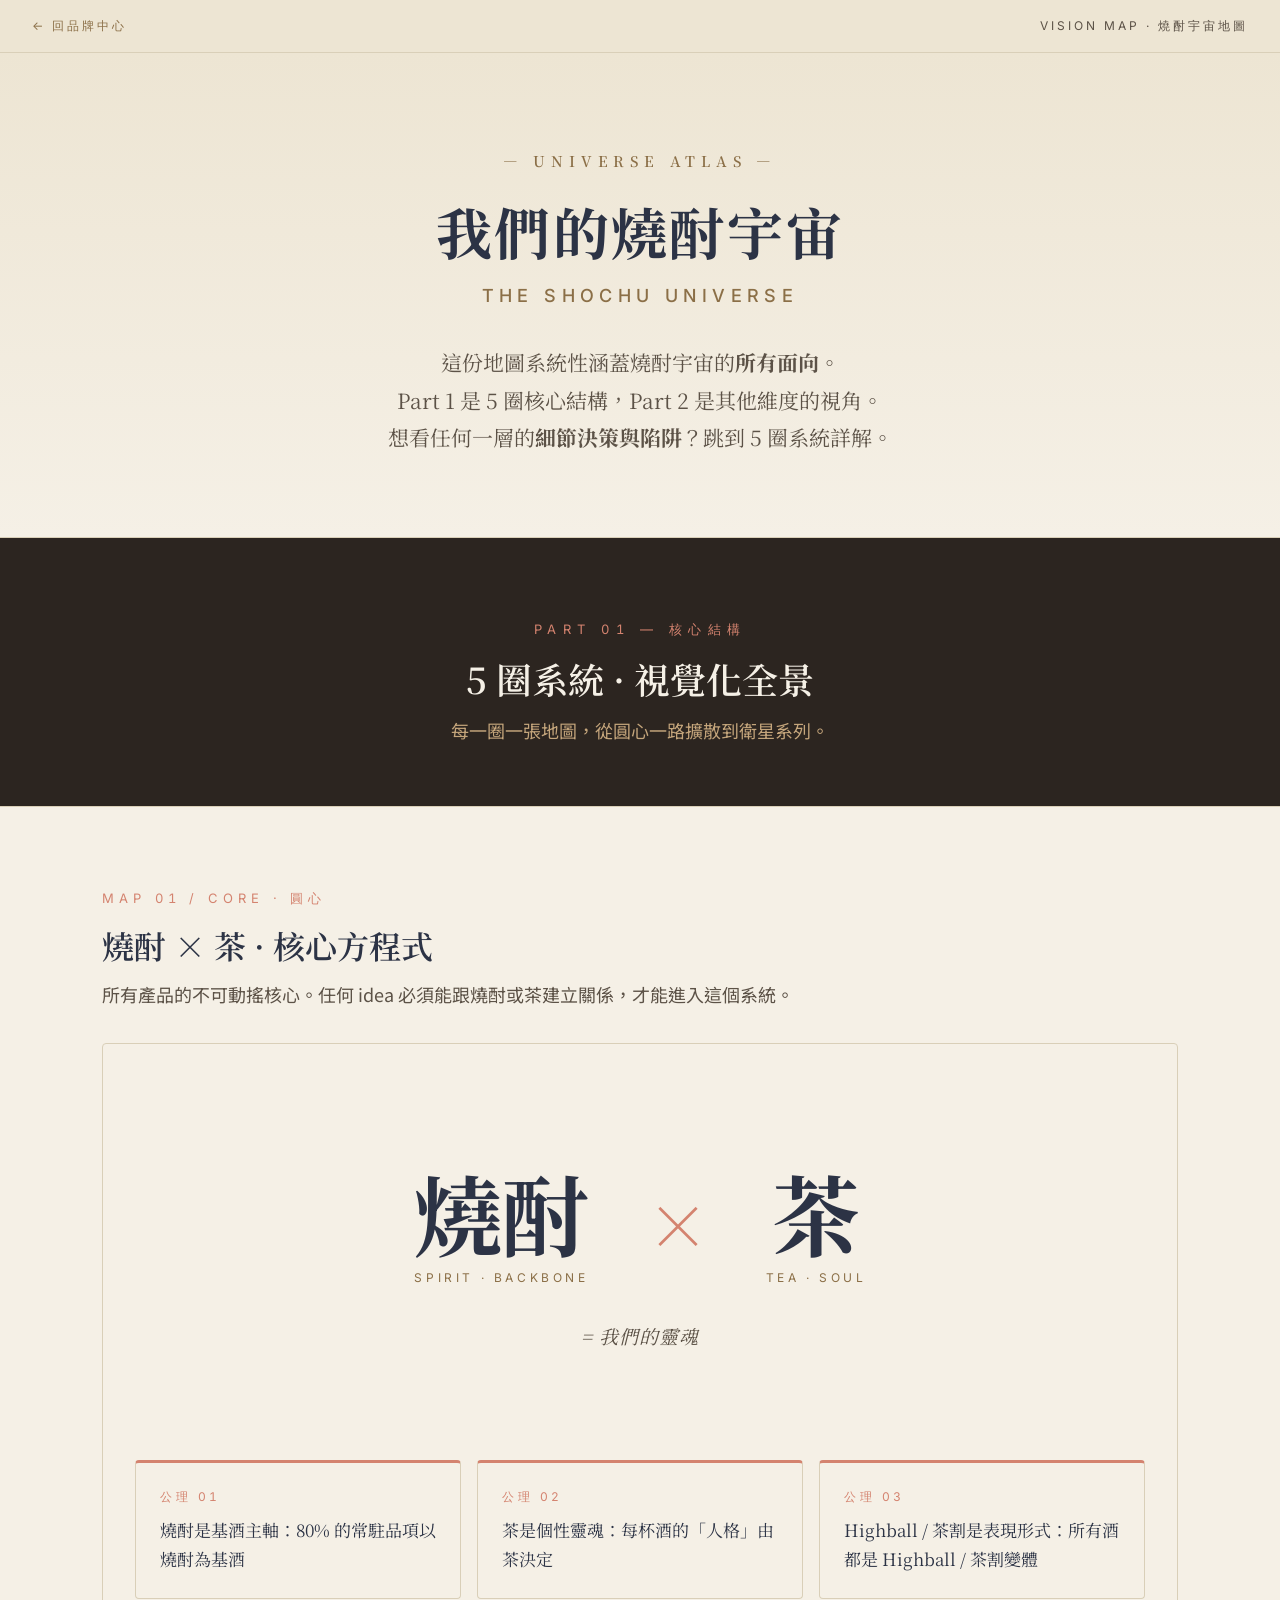
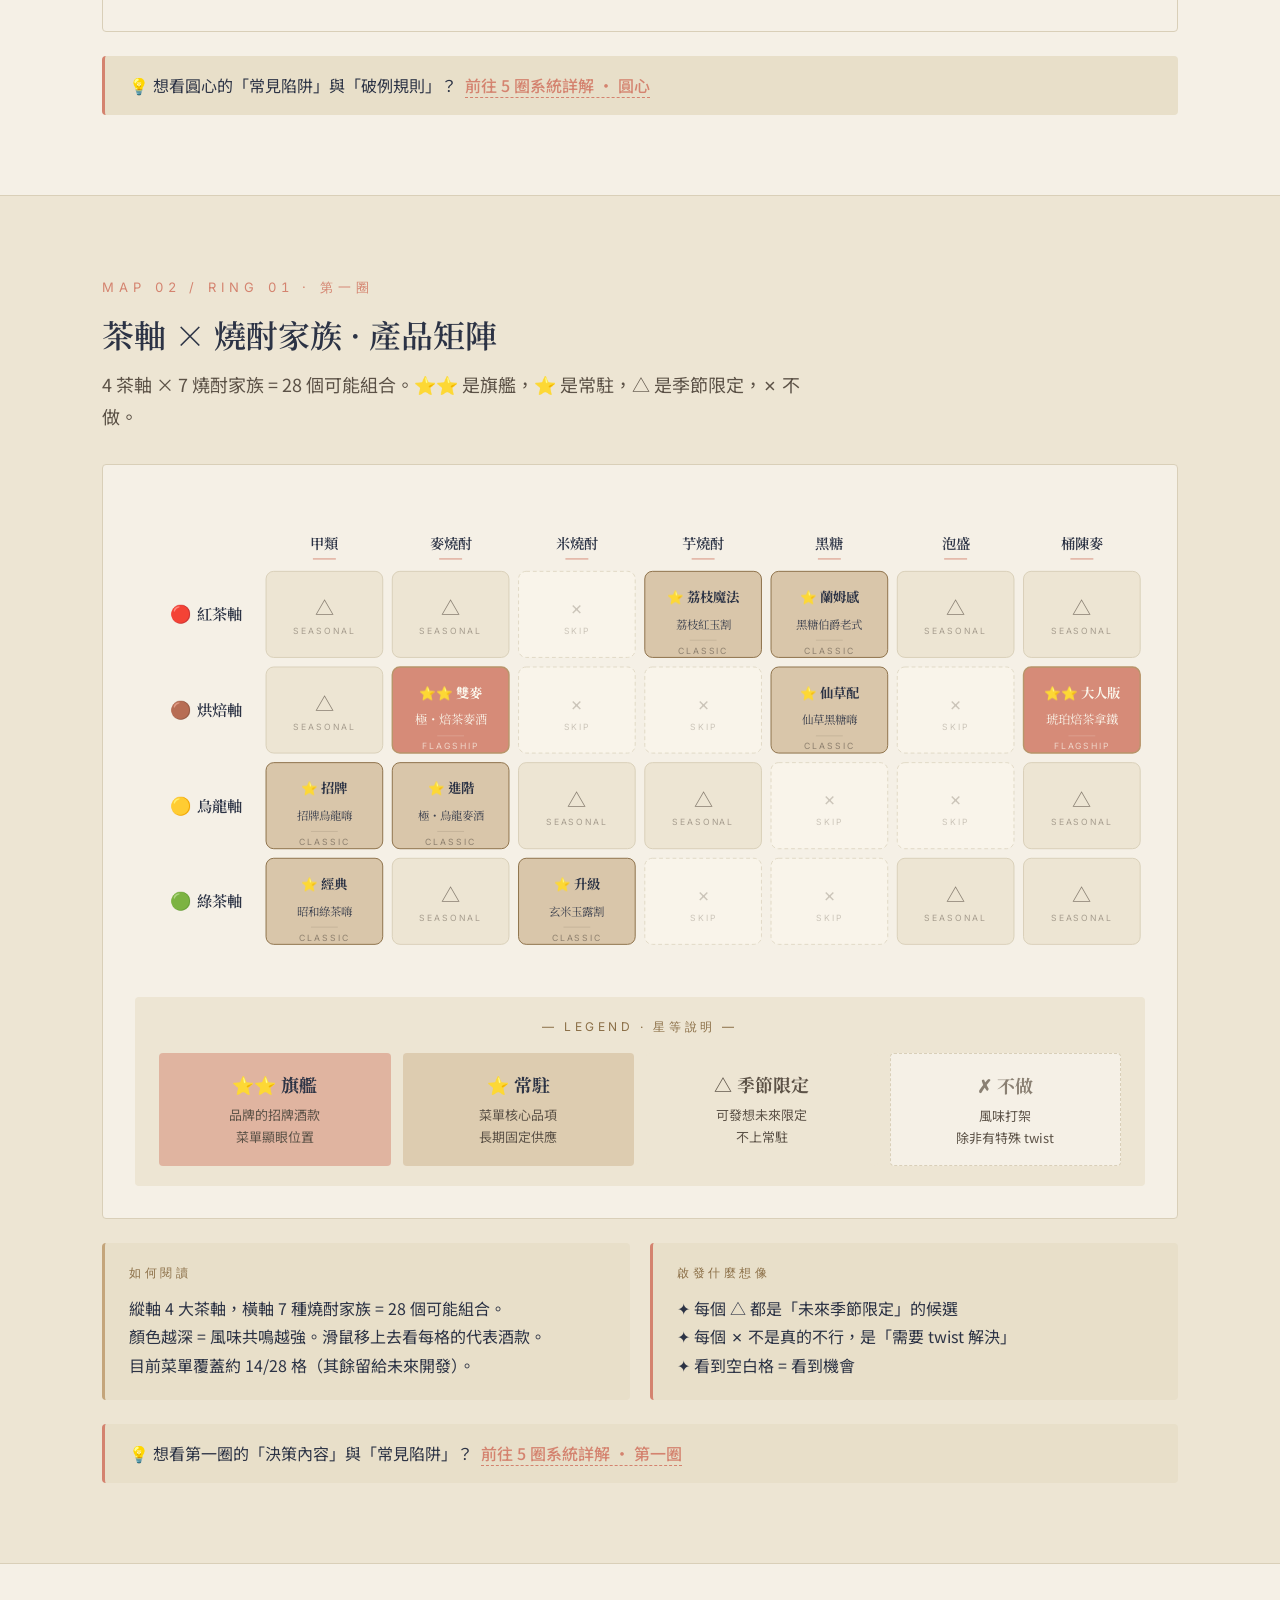
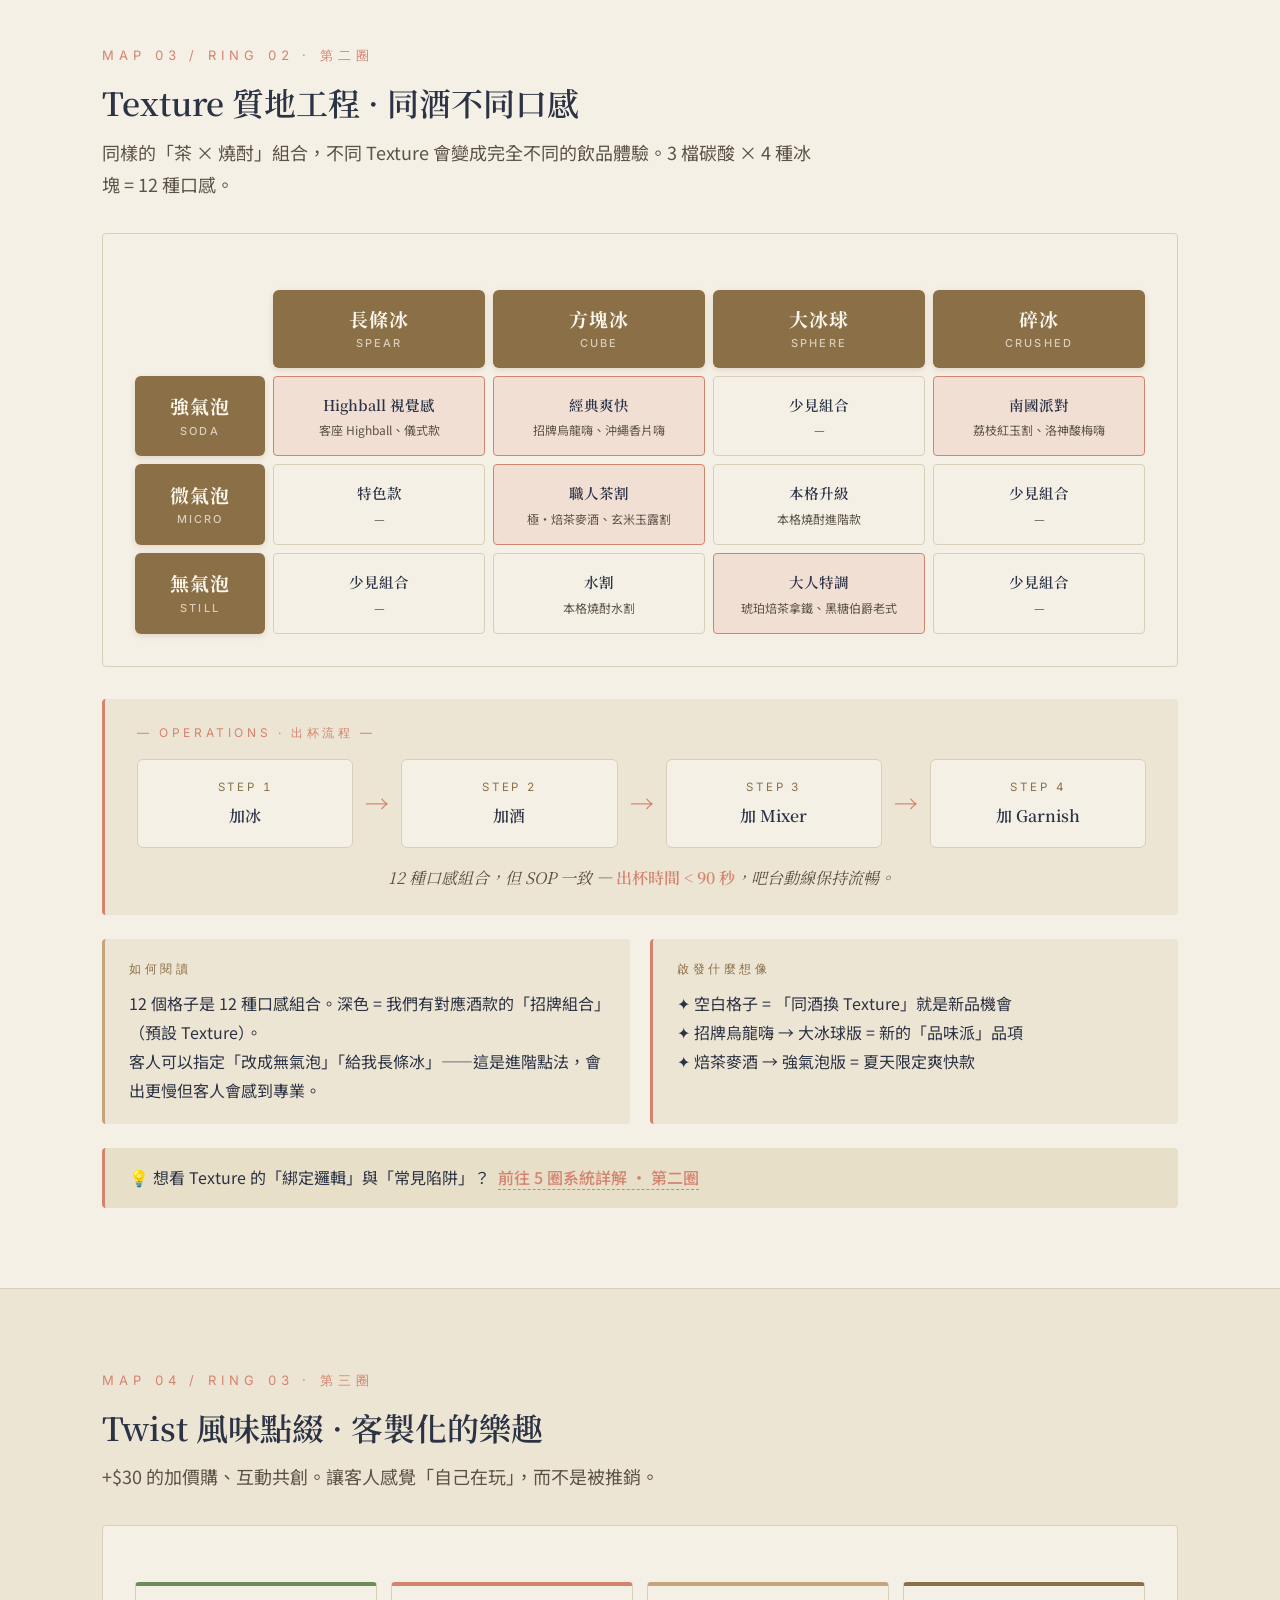
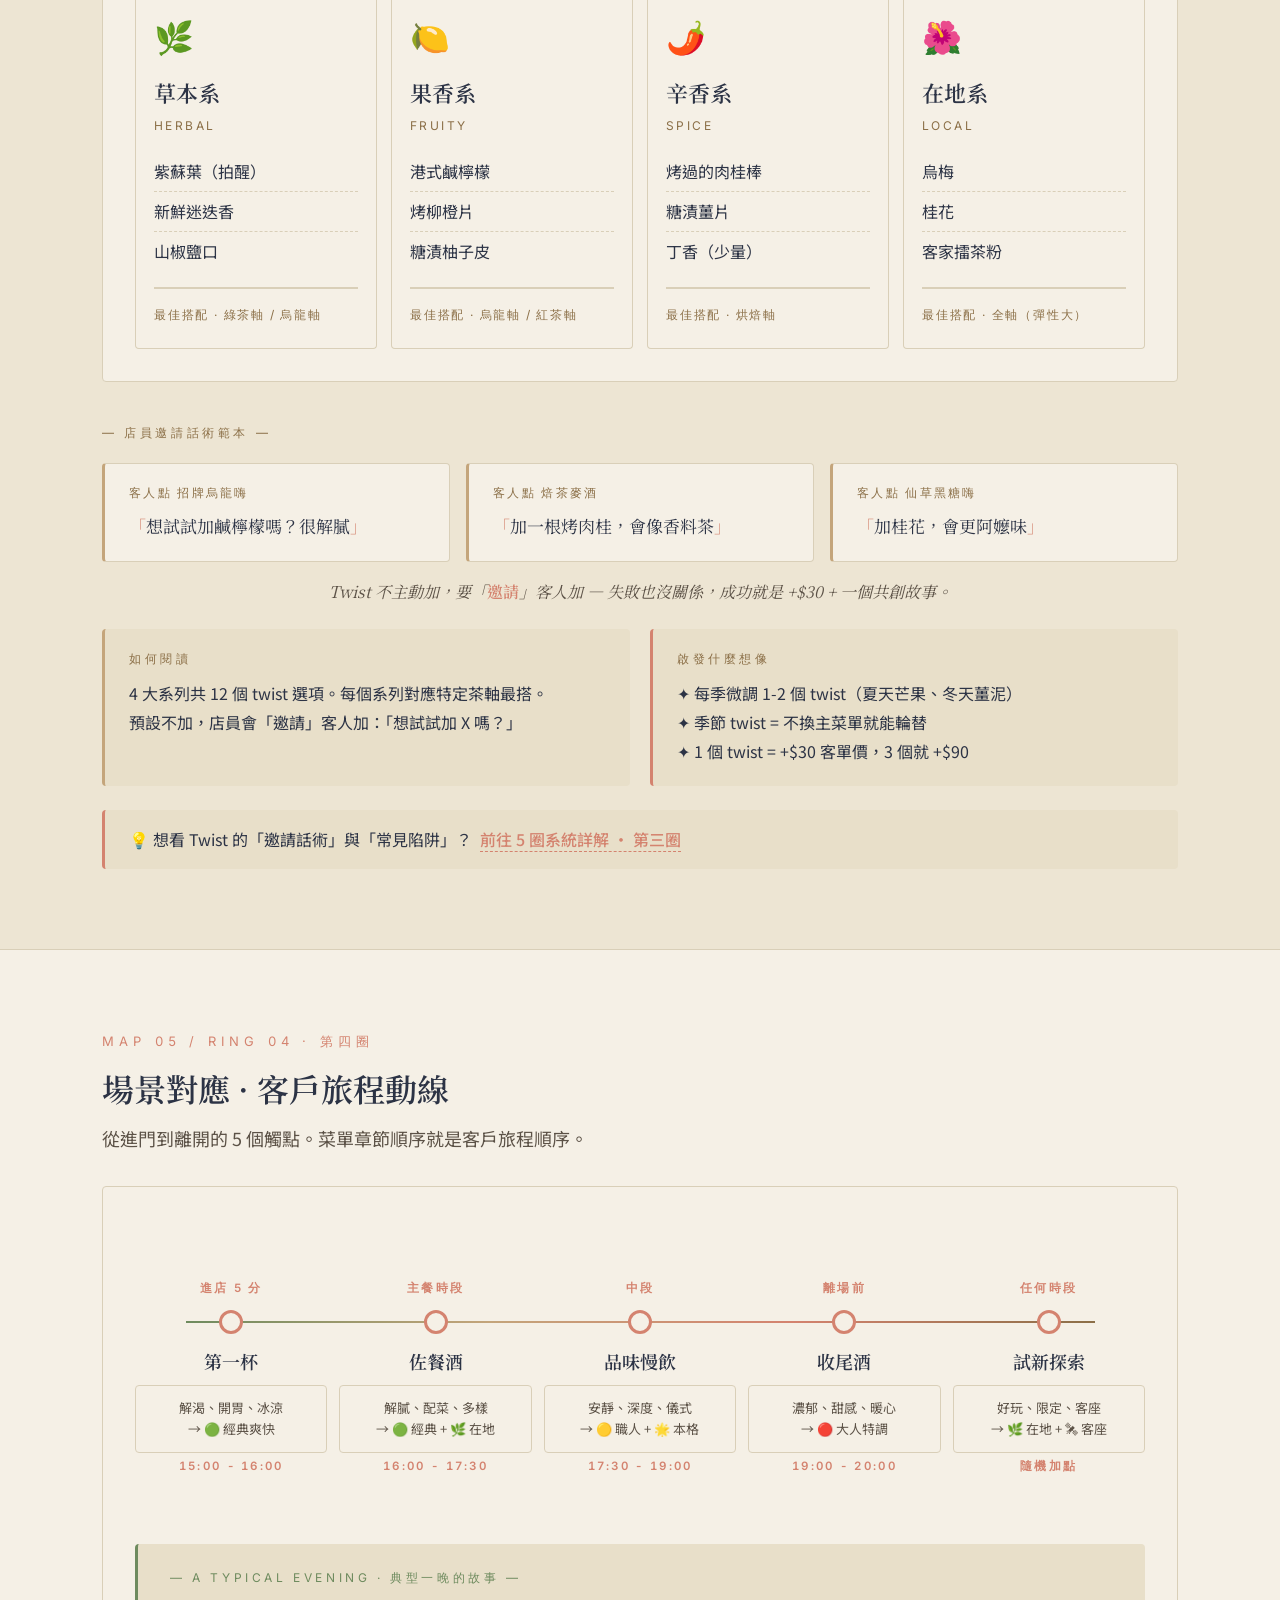
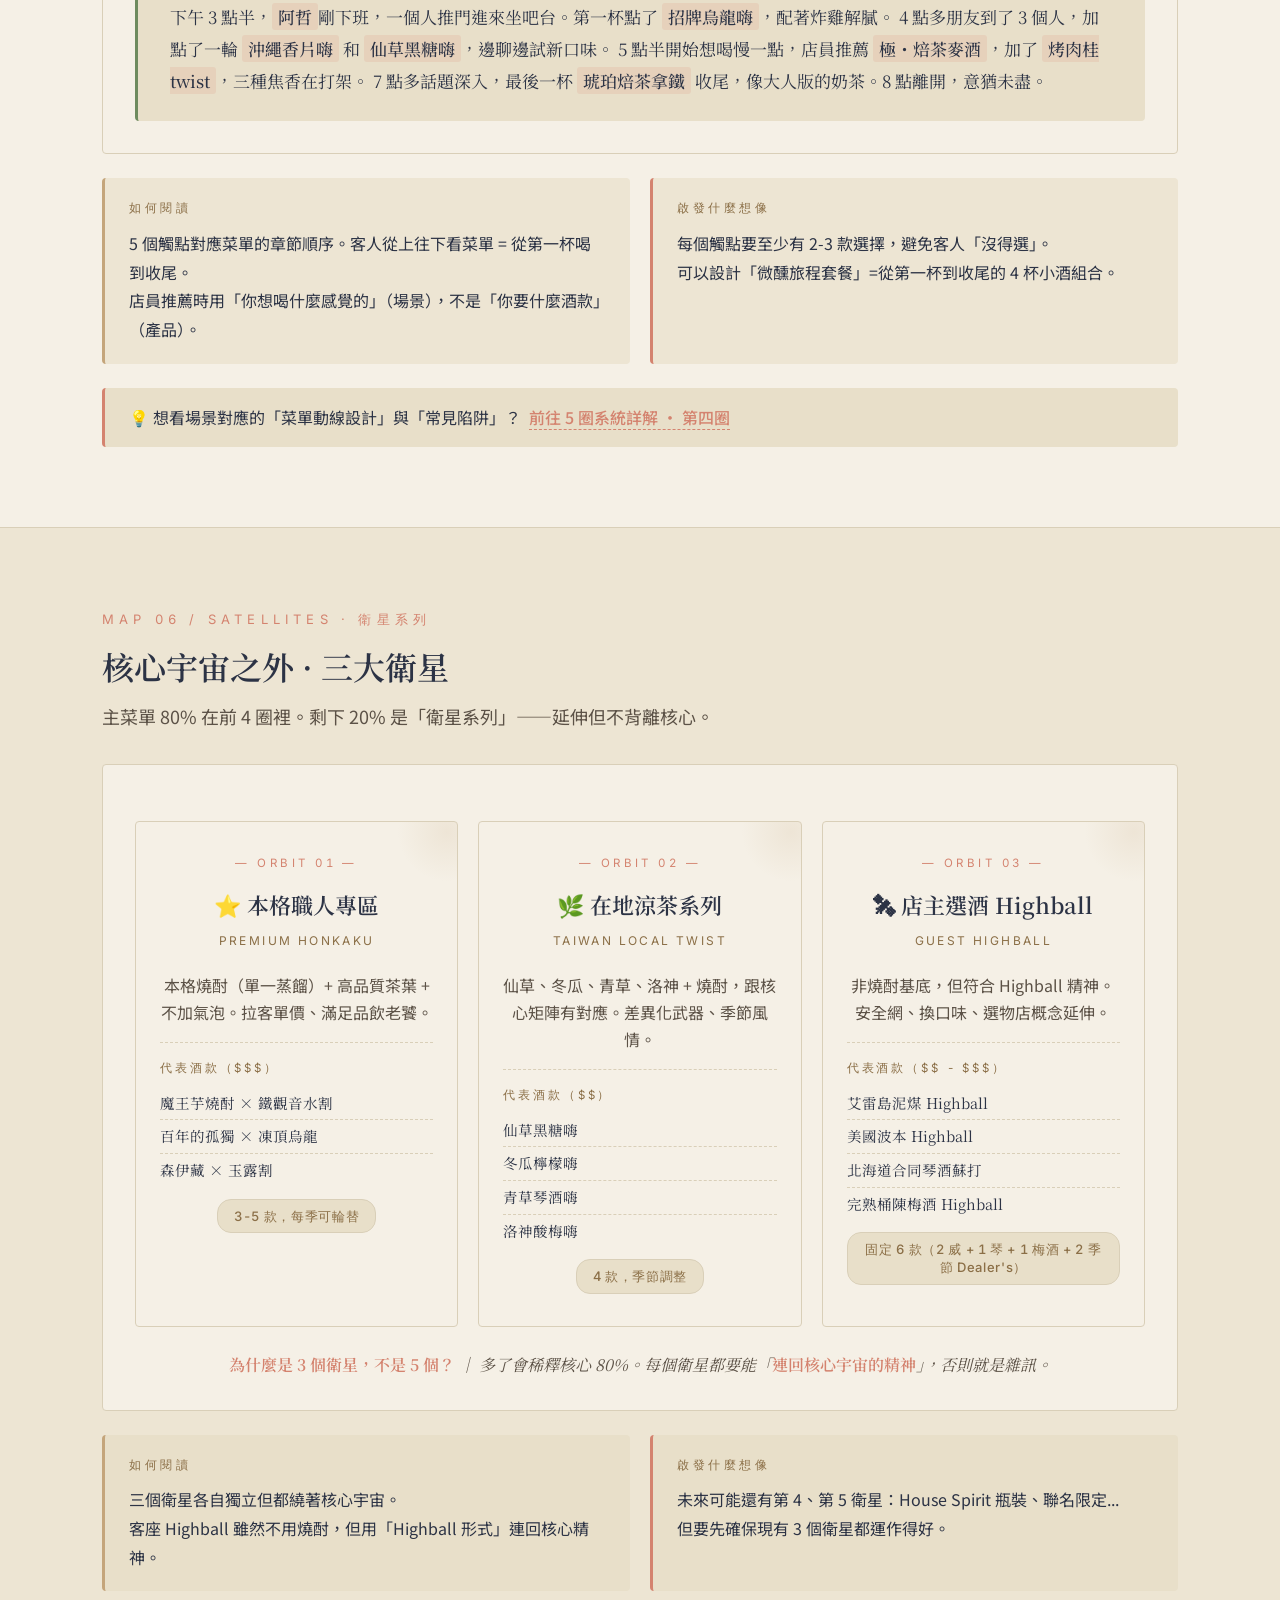
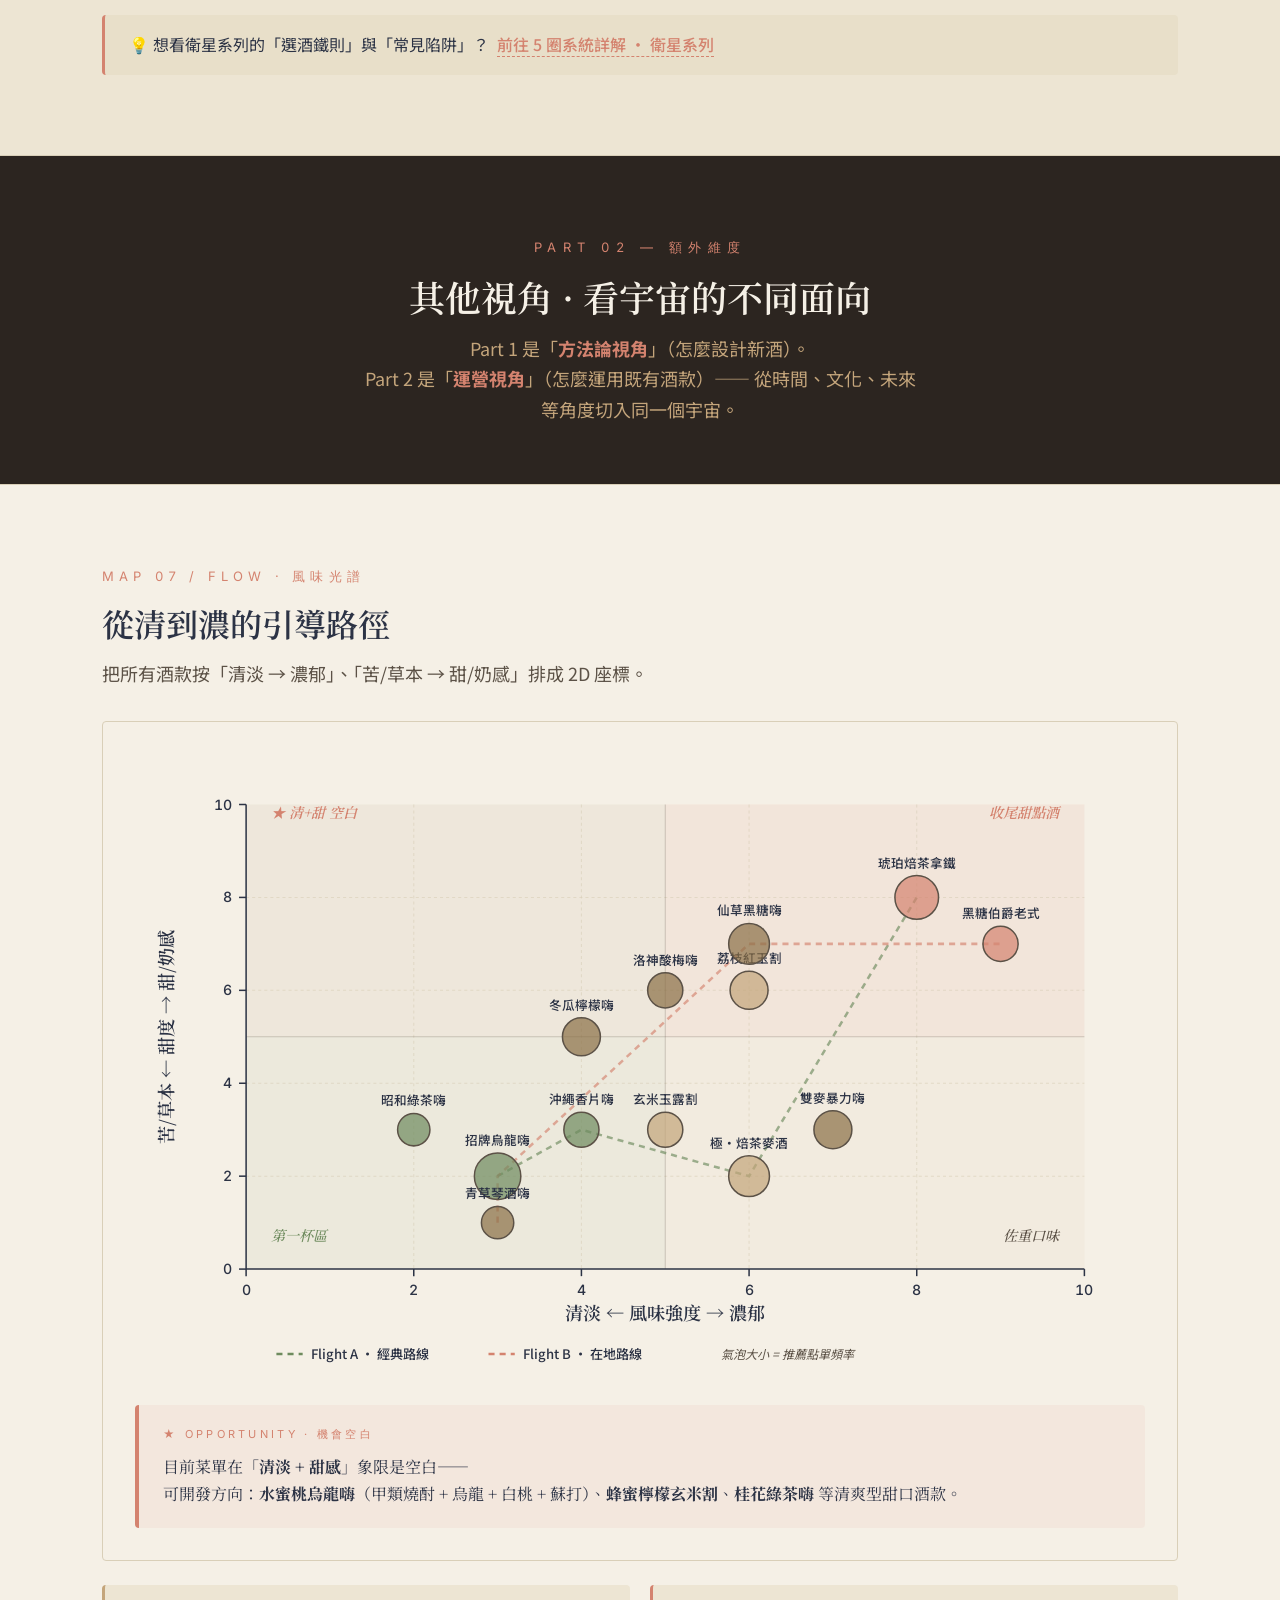
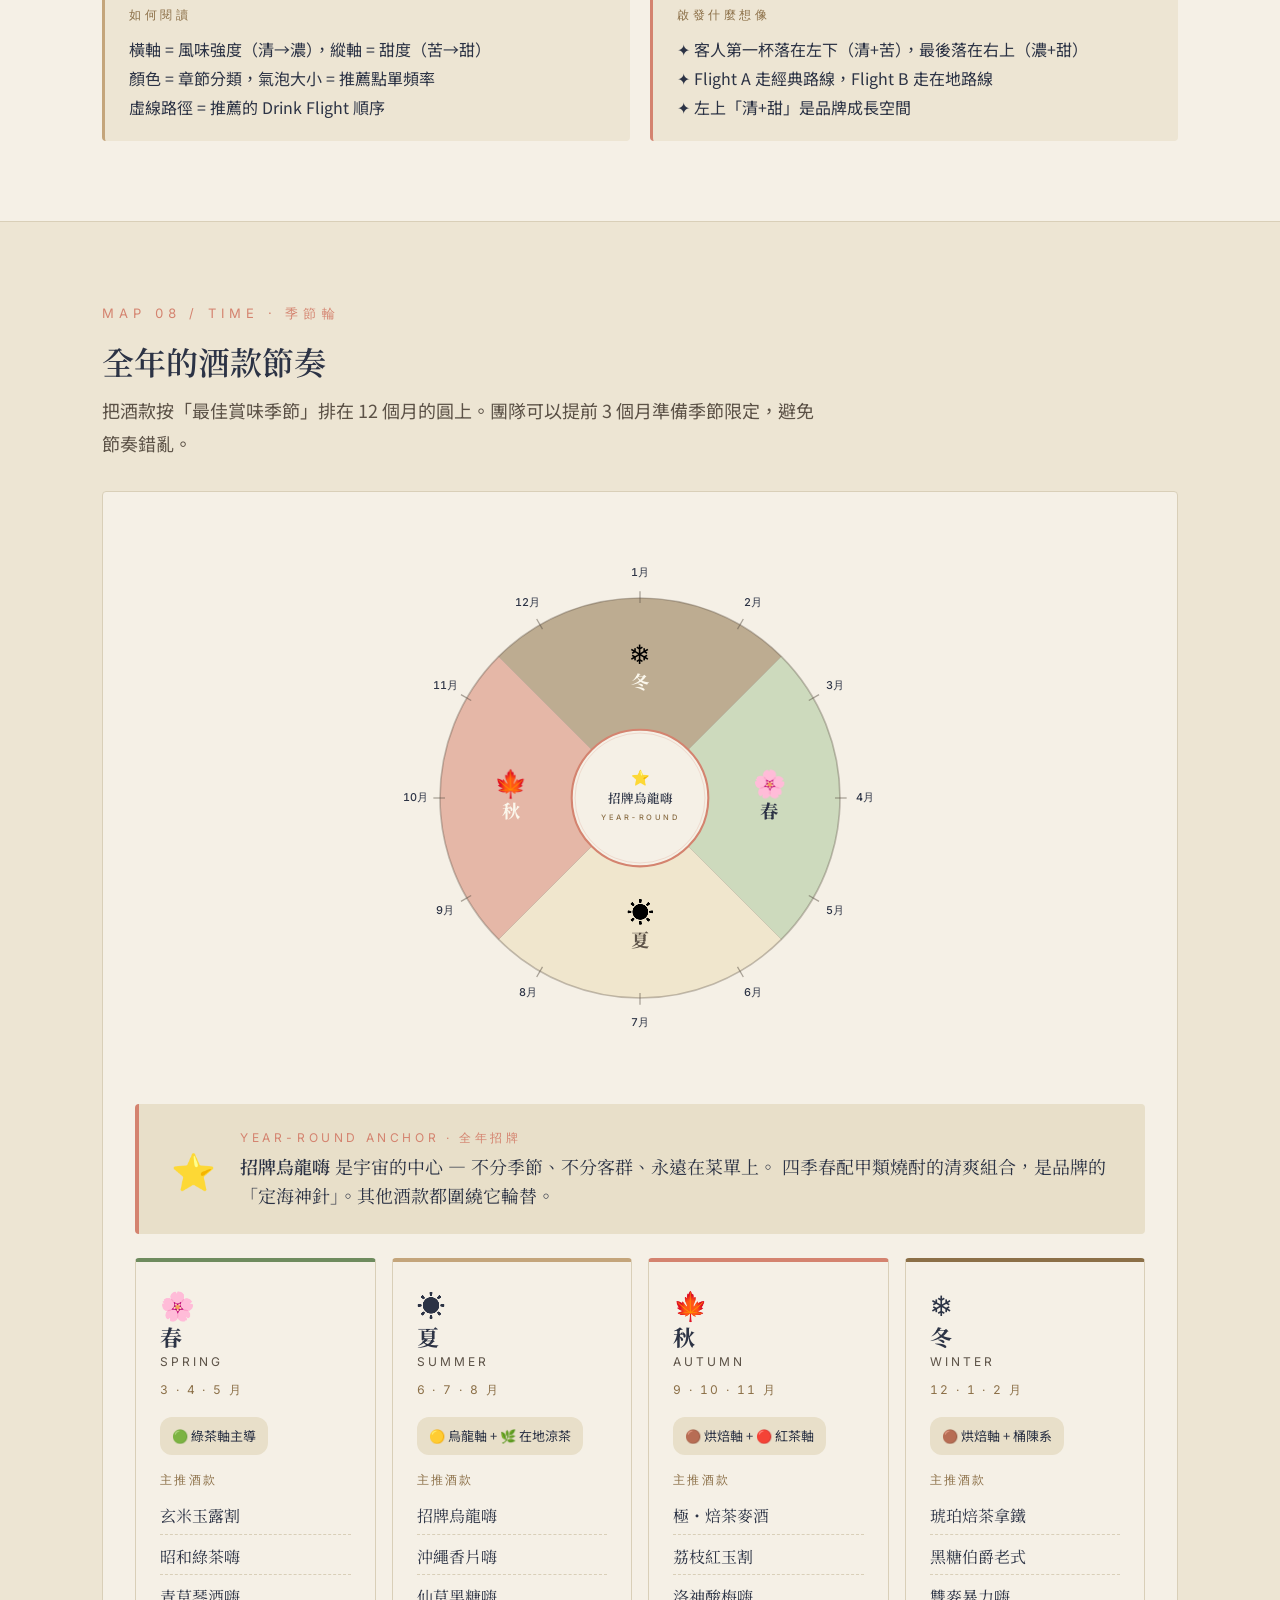
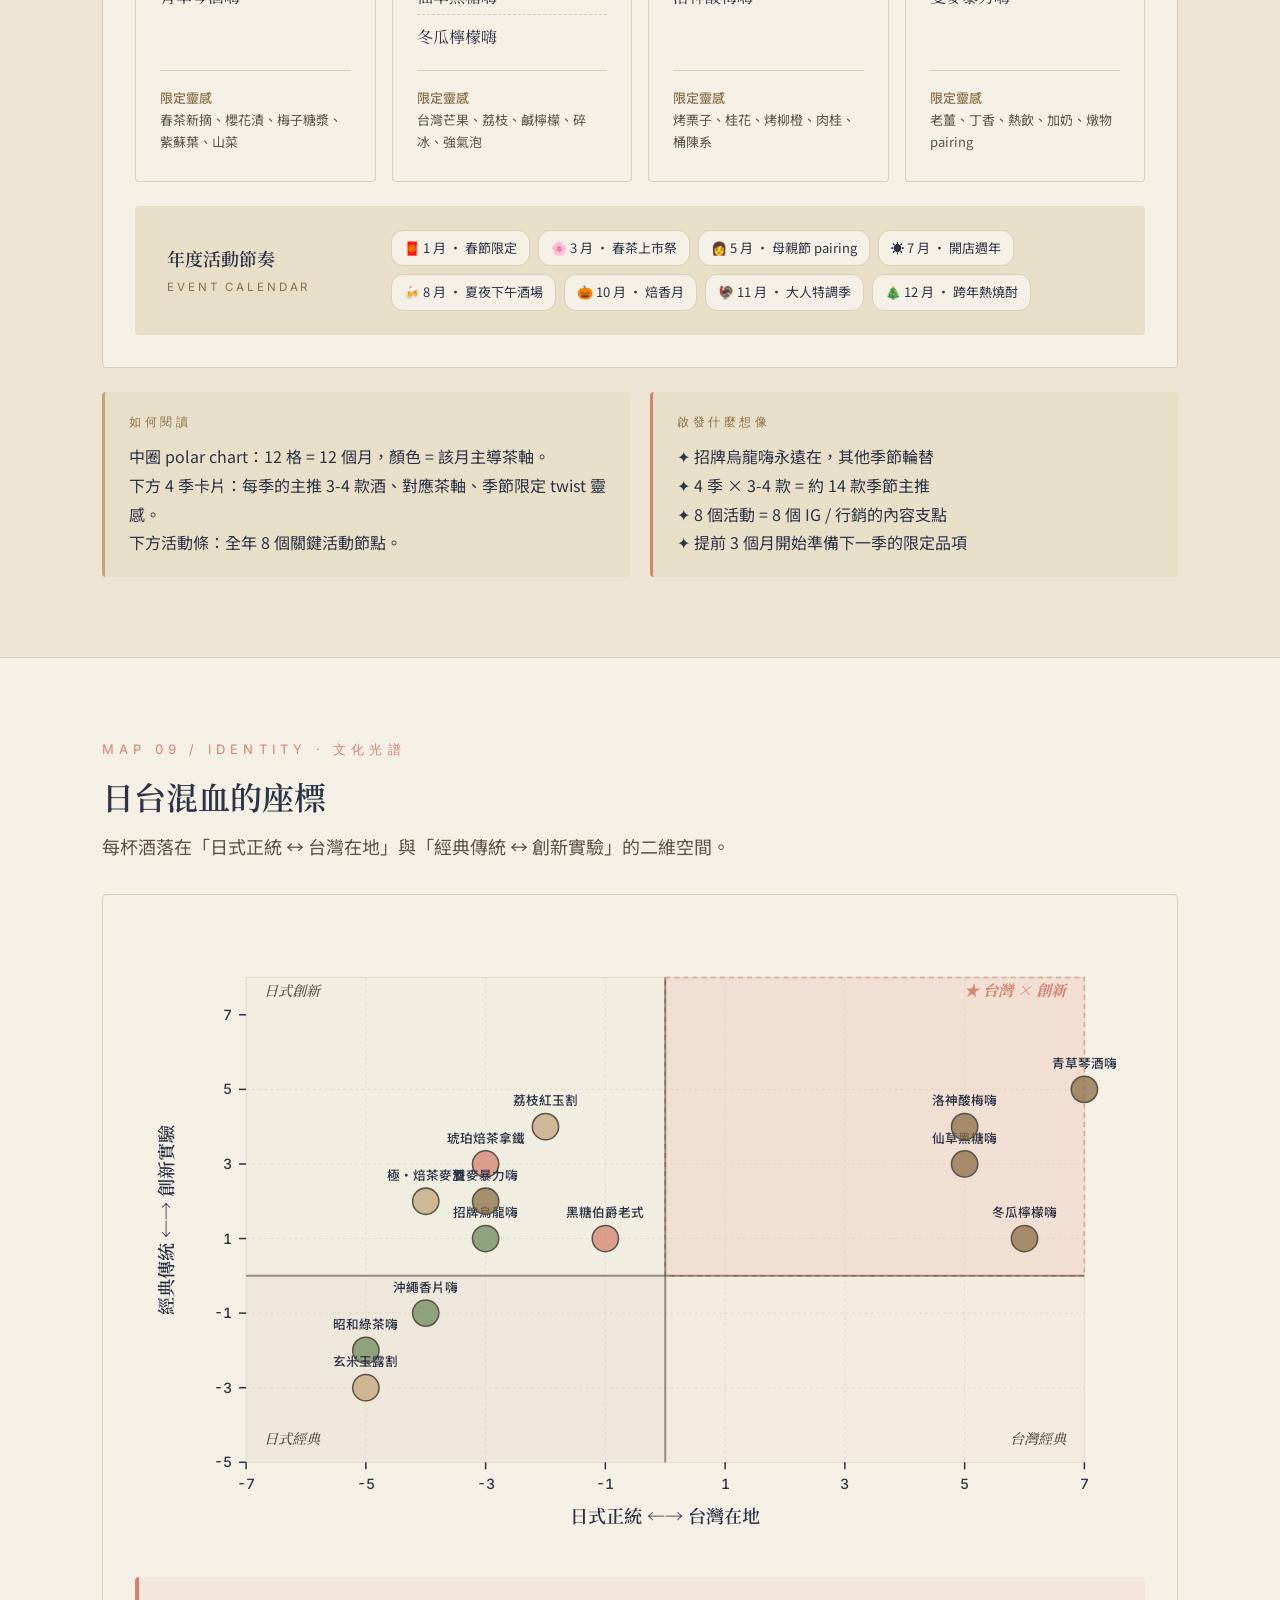
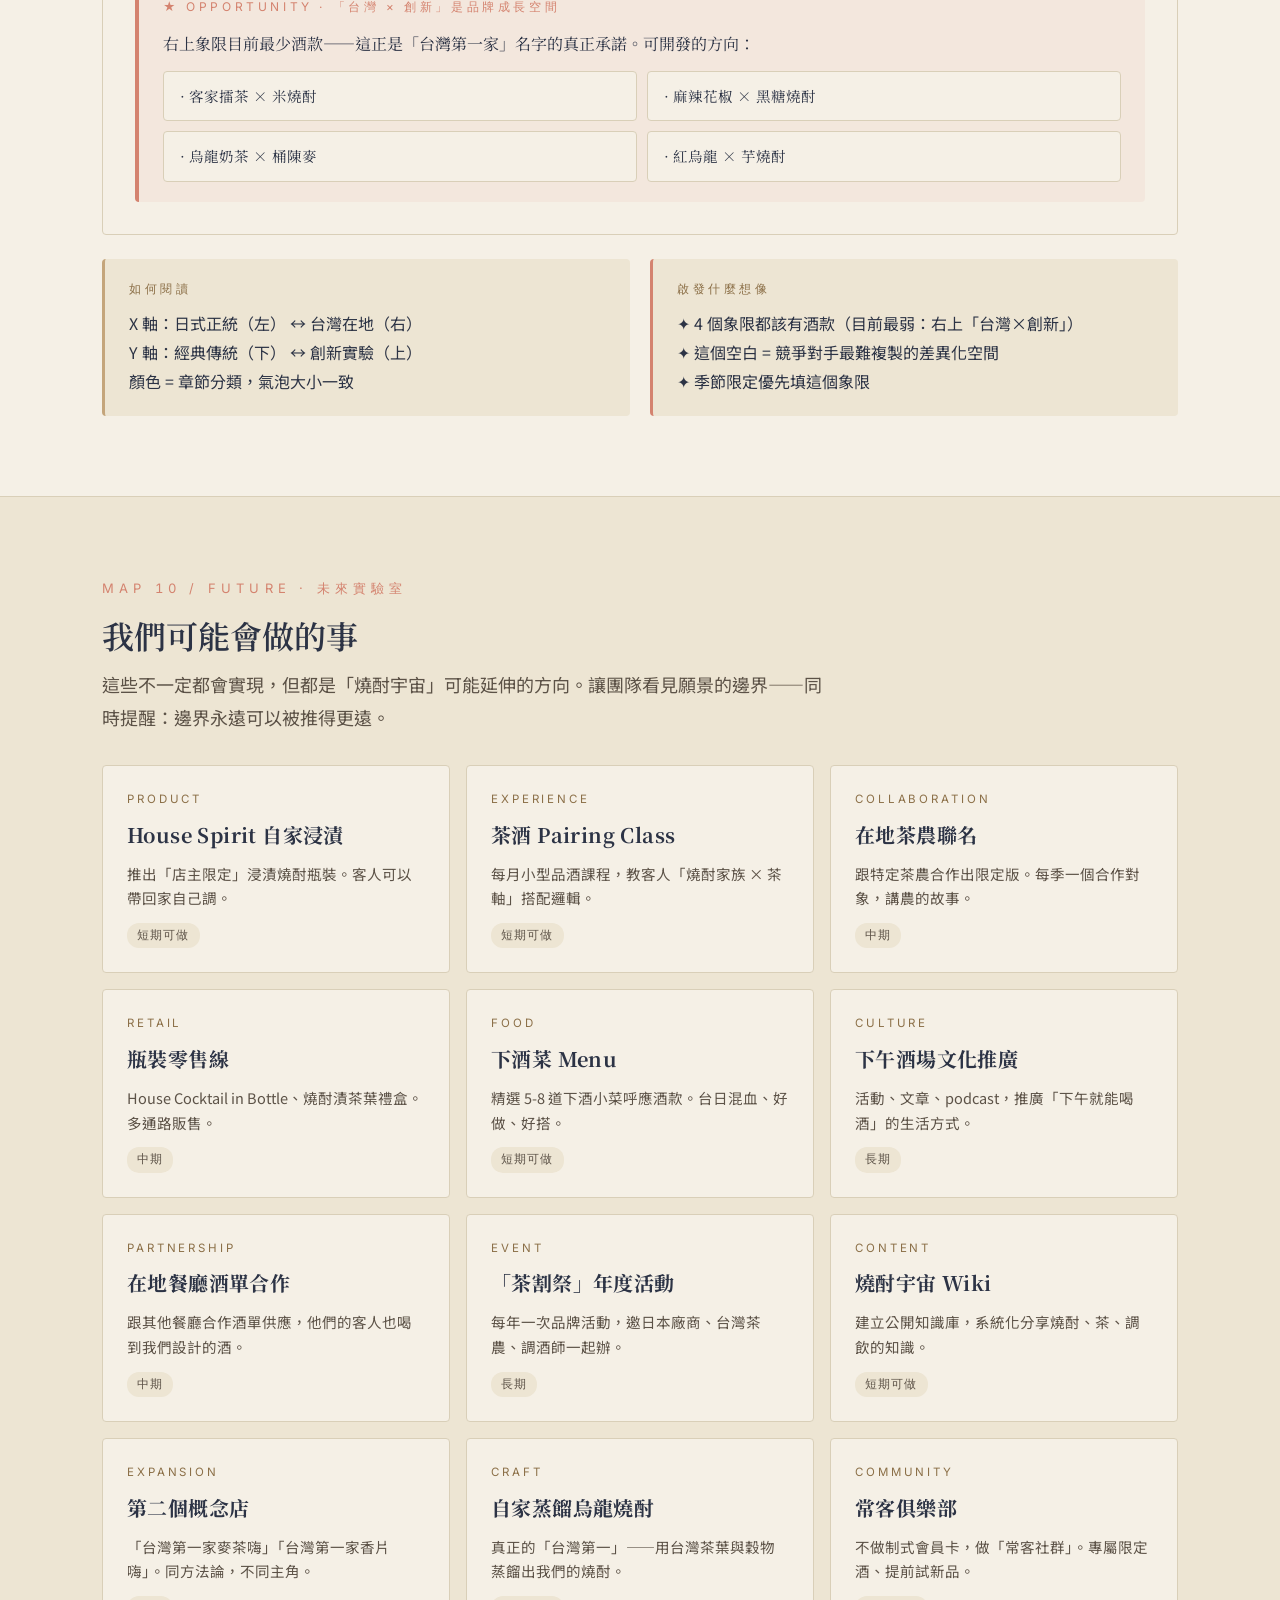
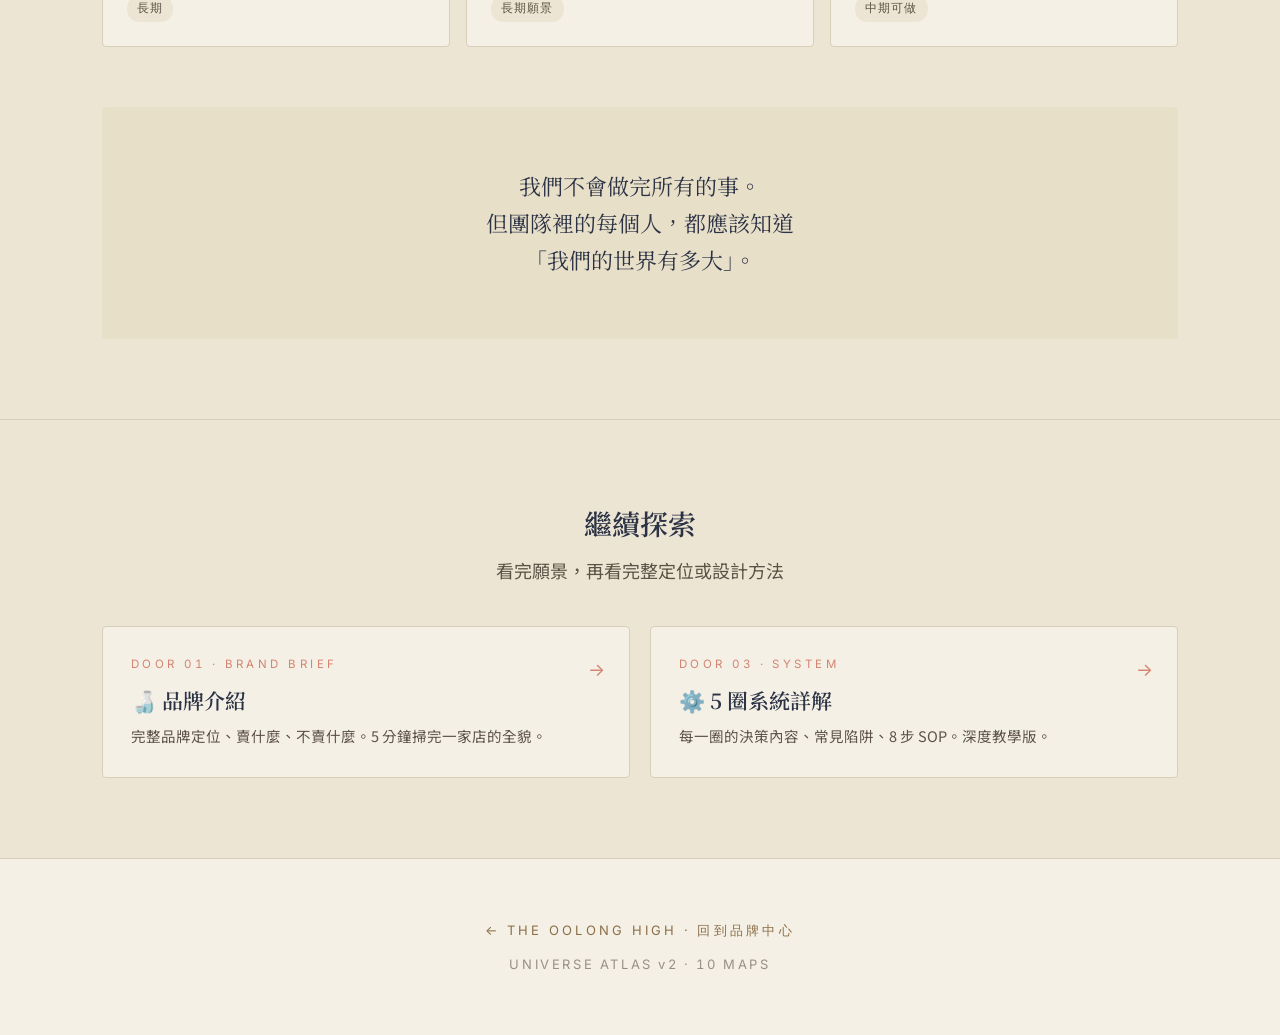
<file: 燒酎宇宙地圖.html>
<!DOCTYPE html>
<html lang="zh-Hant">
<head>
<meta charset="UTF-8">
<meta name="viewport" content="width=device-width, initial-scale=1.0">
<title>燒酎宇宙地圖 · 台灣第一家烏龍嗨</title>
<link rel="preconnect" href="https://fonts.googleapis.com">
<link rel="preconnect" href="https://fonts.gstatic.com" crossorigin>
<link href="https://fonts.googleapis.com/css2?family=Noto+Serif+TC:wght@400;500;600;700&family=Noto+Sans+TC:wght@300;400;500;700&family=Inter:wght@400;500;600&display=swap" rel="stylesheet">
<script src="https://cdn.plot.ly/plotly-2.35.2.min.js"></script>
<style>
  :root {
    --bg-paper: #F5F0E6;
    --bg-paper-2: #EDE5D3;
    --bg-paper-3: #E8DFC9;
    --bg-dark: #2C2520;
    --ink: #2C3345;
    --ink-soft: #5C5247;
    --ink-faint: #8A8073;
    --ink-light: #E8DFC9;
    --tea-brown: #8B6F47;
    --barley: #C4A57B;
    --hojicha: #D4836F;
    --green: #6E8B5E;
    --black-sugar: #4A3A2A;
    --line: #D9CFB8;
    --highlight: #E8D9B5;
    --gold: #B8956A;
  }

  * { margin: 0; padding: 0; box-sizing: border-box; }

  body {
    background: var(--bg-paper);
    color: var(--ink);
    font-family: "Noto Sans TC", "Inter", system-ui, sans-serif;
    line-height: 1.7;
    font-size: 18px;
    font-feature-settings: "tnum" on;
  }

  .container { max-width: 1140px; margin: 0 auto; padding: 0 32px; }
  .container-tight { max-width: 880px; margin: 0 auto; padding: 0 32px; }

  /* === Top nav === */
  .top-nav {
    padding: 16px 32px;
    background: var(--bg-paper-2);
    border-bottom: 1px solid var(--line);
    display: flex;
    justify-content: space-between;
    align-items: center;
    font-family: "Inter", sans-serif;
    font-size: 12px;
    letter-spacing: 0.25em;
    text-transform: uppercase;
  }
  .top-nav a { color: var(--tea-brown); text-decoration: none; transition: color 0.2s; }
  .top-nav a:hover { color: var(--ink); }

  /* === Hero === */
  .hero {
    padding: 96px 0 80px;
    text-align: center;
    border-bottom: 1px solid var(--line);
    background: linear-gradient(180deg, var(--bg-paper-2) 0%, var(--bg-paper) 100%);
  }
  .brand-mark { font-family: "Noto Serif TC", serif; font-weight: 600; font-size: 14.5px; letter-spacing: 0.4em; color: var(--tea-brown); margin-bottom: 24px; text-transform: uppercase; }
  .brand-title { font-family: "Noto Serif TC", serif; font-weight: 700; font-size: 56px; letter-spacing: 0.04em; line-height: 1.2; color: var(--ink); margin-bottom: 16px; }
  .brand-en { font-family: "Inter", sans-serif; font-weight: 500; font-size: 18px; letter-spacing: 0.3em; color: var(--tea-brown); margin-bottom: 32px; text-transform: uppercase; }
  .brand-tagline { font-family: "Noto Serif TC", serif; font-size: 21px; color: var(--ink-soft); max-width: 680px; margin: 0 auto; line-height: 1.8; }

  /* === Part divider === */
  .part-divider {
    padding: 80px 0 60px;
    background: var(--bg-dark);
    color: var(--ink-light);
    text-align: center;
    border-bottom: 1px solid var(--line);
  }

  .part-num {
    font-family: "Inter", sans-serif;
    font-size: 13px;
    letter-spacing: 0.5em;
    color: var(--hojicha);
    text-transform: uppercase;
    margin-bottom: 16px;
  }

  .part-title {
    font-family: "Noto Serif TC", serif;
    font-weight: 600;
    font-size: 36px;
    line-height: 1.3;
    margin-bottom: 12px;
    color: var(--bg-paper);
  }

  .part-desc {
    font-size: 18px;
    color: var(--barley);
    max-width: 560px;
    margin: 0 auto;
    line-height: 1.7;
  }

  /* === Section base === */
  section.map-section { padding: 80px 0; border-bottom: 1px solid var(--line); }
  section.map-section:nth-of-type(even) { background: var(--bg-paper-2); }

  .section-num { font-family: "Inter", sans-serif; font-size: 13px; letter-spacing: 0.4em; color: var(--hojicha); margin-bottom: 16px; }
  .section-title { font-family: "Noto Serif TC", serif; font-weight: 600; font-size: 32px; line-height: 1.3; margin-bottom: 12px; }
  .section-subtitle { font-size: 18px; color: var(--ink-soft); max-width: 720px; margin-bottom: 32px; line-height: 1.8; }

  /* Chart wrapper */
  .chart-card {
    margin-top: 24px;
    padding: 32px;
    background: var(--bg-paper);
    border: 1px solid var(--line);
    border-radius: 4px;
  }

  section.map-section:nth-of-type(even) .chart-card {
    background: var(--bg-paper);
  }

  .chart-container { width: 100%; min-height: 480px; }

  /* === Equation visual (圓心) === */
  .equation-display {
    text-align: center;
    padding: 60px 0;
  }

  .eq-row {
    display: flex;
    align-items: center;
    justify-content: center;
    gap: clamp(24px, 5vw, 56px);
    flex-wrap: wrap;
    margin: 32px 0;
  }

  .eq-block { text-align: center; }
  .eq-term {
    font-family: "Noto Serif TC", serif;
    font-weight: 700;
    font-size: clamp(56px, 9vw, 88px);
    color: var(--ink);
    line-height: 1;
  }
  .eq-sub {
    font-family: "Inter", sans-serif;
    font-size: 12px;
    letter-spacing: 0.3em;
    color: var(--tea-brown);
    text-transform: uppercase;
    margin-top: 12px;
  }
  .eq-op {
    font-family: "Noto Serif TC", serif;
    font-size: clamp(48px, 7vw, 64px);
    color: var(--hojicha);
    font-weight: 300;
    margin-top: -12px;
  }
  .eq-result {
    margin-top: 20px;
    font-family: "Noto Serif TC", serif;
    font-size: 19px;
    color: var(--ink-soft);
    letter-spacing: 0.05em;
    font-style: italic;
  }

  .core-axioms {
    display: grid;
    grid-template-columns: repeat(3, 1fr);
    gap: 16px;
    margin-top: 48px;
  }

  .axiom-card {
    padding: 24px;
    background: var(--bg-paper);
    border: 1px solid var(--line);
    border-radius: 4px;
    border-top: 3px solid var(--hojicha);
  }

  section.map-section:nth-of-type(even) .axiom-card { background: var(--bg-paper); }

  .axiom-num {
    font-family: "Inter", sans-serif;
    font-size: 12px;
    letter-spacing: 0.3em;
    color: var(--hojicha);
    text-transform: uppercase;
    margin-bottom: 8px;
  }

  .axiom-text {
    font-family: "Noto Serif TC", serif;
    font-size: 17px;
    line-height: 1.7;
    color: var(--ink);
  }

  /* === Texture grid (第二圈) === */
  .texture-matrix {
    display: grid;
    grid-template-columns: 130px repeat(4, 1fr);
    gap: 8px;
    margin-top: 24px;
  }

  .tex-header, .tex-rowhead {
    padding: 16px 12px;
    text-align: center;
    font-family: "Noto Serif TC", serif;
    font-weight: 700;
    font-size: 19px;
    background: var(--tea-brown);
    color: #FBF7EC;
    border-radius: 6px;
    letter-spacing: 0.04em;
    line-height: 1.4;
    box-shadow: 0 2px 6px rgba(139, 111, 71, 0.2);
  }

  .tex-rowhead {
    display: flex;
    flex-direction: column;
    justify-content: center;
    align-items: center;
  }

  /* English caption inside headers */
  .tex-header,
  .tex-rowhead {
    position: relative;
  }

  .tex-header > small,
  .tex-rowhead > small,
  .tex-header span:not(:first-child),
  .tex-rowhead span:not(:first-child) {
    display: block;
    font-family: "Inter", sans-serif;
    font-size: 11px;
    font-weight: 500;
    color: rgba(251, 247, 236, 0.7);
    margin-top: 4px;
    letter-spacing: 0.2em;
    text-transform: uppercase;
  }

  .tex-cell {
    padding: 16px 12px;
    background: var(--bg-paper);
    border: 1px solid var(--line);
    border-radius: 4px;
    text-align: center;
    transition: all 0.2s;
  }

  section.map-section:nth-of-type(even) .tex-cell { background: var(--bg-paper); }

  .tex-cell:hover { background: var(--highlight); transform: scale(1.02); }

  .tex-cell.featured {
    background: rgba(212,131,111,0.15);
    border-color: var(--hojicha);
  }

  .tex-name {
    font-family: "Noto Serif TC", serif;
    font-weight: 600;
    font-size: 14.5px;
    color: var(--ink);
    margin-bottom: 4px;
  }

  .tex-example {
    font-size: 12px;
    color: var(--ink-soft);
    line-height: 1.5;
  }

  /* === Twist quadrants (第三圈) === */
  .twist-quadrants {
    display: grid;
    grid-template-columns: repeat(4, 1fr);
    gap: 14px;
    margin-top: 24px;
  }

  .twist-q {
    padding: 22px 18px;
    background: var(--bg-paper);
    border: 1px solid var(--line);
    border-radius: 4px;
    border-top: 4px solid var(--green);
  }

  section.map-section:nth-of-type(even) .twist-q { background: var(--bg-paper); }

  .twist-q.cat-fruit { border-top-color: var(--hojicha); }
  .twist-q.cat-spice { border-top-color: var(--barley); }
  .twist-q.cat-local { border-top-color: var(--tea-brown); }

  .twist-icon {
    font-size: 32px;
    margin-bottom: 12px;
  }

  .twist-name {
    font-family: "Noto Serif TC", serif;
    font-weight: 600;
    font-size: 22px;
    margin-bottom: 4px;
  }

  .twist-en {
    font-family: "Inter", sans-serif;
    font-size: 12px;
    letter-spacing: 0.2em;
    color: var(--tea-brown);
    text-transform: uppercase;
    margin-bottom: 16px;
  }

  .twist-items {
    list-style: none;
    margin-bottom: 16px;
  }

  .twist-items li {
    padding: 6px 0;
    font-size: 16px;
    color: var(--ink);
    border-bottom: 1px dashed var(--line);
  }

  .twist-items li:last-child { border-bottom: none; }

  .twist-pair {
    margin-top: 16px;
    padding-top: 16px;
    border-top: 2px solid var(--line);
    font-family: "Inter", sans-serif;
    font-size: 12px;
    letter-spacing: 0.15em;
    color: var(--tea-brown);
    text-transform: uppercase;
  }

  /* === Journey (第四圈) === */
  .journey {
    margin-top: 32px;
    position: relative;
    padding: 24px 0;
  }

  .journey-line {
    position: absolute;
    top: 70px;
    left: 5%;
    right: 5%;
    height: 2px;
    background: linear-gradient(to right, var(--green), var(--barley), var(--hojicha), var(--tea-brown));
    z-index: 0;
  }

  .journey-stops {
    display: grid;
    grid-template-columns: repeat(5, 1fr);
    gap: 12px;
    position: relative;
    z-index: 1;
  }

  .stop {
    text-align: center;
  }

  .stop-time {
    font-family: "Inter", sans-serif;
    font-size: 11.5px;
    letter-spacing: 0.2em;
    color: var(--tea-brown);
    text-transform: uppercase;
    margin-bottom: 12px;
  }

  .stop-dot {
    width: 24px;
    height: 24px;
    border-radius: 50%;
    background: var(--bg-paper);
    border: 3px solid var(--hojicha);
    margin: 0 auto 12px;
  }

  .stop-name {
    font-family: "Noto Serif TC", serif;
    font-weight: 600;
    font-size: 18px;
    margin-bottom: 8px;
  }

  .stop-chapter {
    padding: 12px;
    background: var(--bg-paper);
    border: 1px solid var(--line);
    border-radius: 4px;
    font-size: 13px;
    color: var(--ink-soft);
    line-height: 1.6;
  }

  section.map-section:nth-of-type(even) .stop-chapter { background: var(--bg-paper); }

  /* === Satellites (planetary) === */
  .planets {
    display: grid;
    grid-template-columns: repeat(3, 1fr);
    gap: 20px;
    margin-top: 24px;
  }

  .planet {
    padding: 32px 24px;
    background: var(--bg-paper);
    border: 1px solid var(--line);
    border-radius: 4px;
    text-align: center;
    position: relative;
    overflow: hidden;
  }

  section.map-section:nth-of-type(even) .planet { background: var(--bg-paper); }

  .planet::before {
    content: "";
    position: absolute;
    top: -40px;
    right: -40px;
    width: 100px;
    height: 100px;
    border-radius: 50%;
    background: radial-gradient(circle, rgba(196,165,123,0.15) 0%, transparent 70%);
  }

  .planet-orbit {
    font-family: "Inter", sans-serif;
    font-size: 11.5px;
    letter-spacing: 0.3em;
    color: var(--hojicha);
    text-transform: uppercase;
    margin-bottom: 12px;
  }

  .planet-name {
    font-family: "Noto Serif TC", serif;
    font-weight: 600;
    font-size: 22px;
    margin-bottom: 8px;
  }

  .planet-en {
    font-family: "Inter", sans-serif;
    font-size: 12px;
    letter-spacing: 0.2em;
    color: var(--tea-brown);
    text-transform: uppercase;
    margin-bottom: 20px;
  }

  .planet-purpose {
    font-size: 16px;
    color: var(--ink-soft);
    line-height: 1.7;
    margin-bottom: 16px;
  }

  .planet-rule {
    display: inline-block;
    padding: 7px 16px;
    background: var(--bg-paper-3);
    border-radius: 14px;
    border: 1px solid var(--line);
    font-family: "Inter", sans-serif;
    font-size: 13px;
    color: var(--tea-brown);
    letter-spacing: 0.05em;
    line-height: 1.4;
    font-weight: 500;
  }

  /* === Read-explain blocks === */
  .read-block {
    margin-top: 24px;
    display: grid;
    grid-template-columns: 1fr 1fr;
    gap: 20px;
  }

  .read-card {
    padding: 20px 24px;
    background: var(--bg-paper-2);
    border-radius: 4px;
    border-left: 3px solid var(--barley);
  }

  section.map-section:nth-of-type(even) .read-card { background: var(--bg-paper-3); }

  .read-card.inspire { border-left-color: var(--hojicha); }

  .read-label {
    font-family: "Inter", sans-serif;
    font-size: 12px;
    letter-spacing: 0.3em;
    color: var(--tea-brown);
    text-transform: uppercase;
    margin-bottom: 10px;
  }

  .read-text {
    font-size: 16px;
    line-height: 1.8;
    color: var(--ink);
  }

  /* === Deep-dive link === */
  .deep-link-bar {
    margin-top: 24px;
    padding: 16px 24px;
    background: var(--bg-paper-3);
    border-radius: 4px;
    border-left: 3px solid var(--hojicha);
    font-size: 16px;
    color: var(--ink);
  }

  .deep-link-bar a {
    color: var(--hojicha);
    text-decoration: none;
    border-bottom: 1px dashed var(--hojicha);
    font-weight: 500;
    margin-left: 8px;
  }

  .deep-link-bar a:hover { color: var(--ink); border-bottom-style: solid; }

  /* === Matrix cell hover animation === */
  .matrix-cell {
    transition: transform 0.25s ease-out, filter 0.25s ease-out;
    cursor: pointer;
    transform-origin: center;
    transform-box: fill-box;
  }
  .matrix-cell:hover {
    transform: translateY(-4px);
    filter: drop-shadow(0 8px 14px rgba(139, 111, 71, 0.25));
  }
  .matrix-cell-subtle:hover {
    transform: translateY(-2px);
    filter: drop-shadow(0 4px 8px rgba(0, 0, 0, 0.08));
  }

  /* === Spectrum point hover === */
  .spectrum-point {
    cursor: pointer;
  }
  .spectrum-point circle {
    transition: r 0.2s, fill-opacity 0.2s, stroke-width 0.2s;
  }
  .spectrum-point text {
    transition: font-weight 0.2s, font-size 0.2s;
  }
  .spectrum-point:hover circle {
    fill-opacity: 0.95 !important;
    stroke-width: 2.5 !important;
  }
  .spectrum-point:hover text {
    font-weight: 700 !important;
    font-size: 14px !important;
  }

  /* === Generic enhancement: SOP timeline === */
  .sop-timeline-block {
    margin-top: 32px;
    padding: 24px 32px;
    background: var(--bg-paper-2);
    border-radius: 4px;
    border-left: 3px solid var(--hojicha);
  }

  section.map-section:nth-of-type(even) .sop-timeline-block { background: var(--bg-paper-3); }

  .sop-block-label {
    font-family: "Inter", sans-serif;
    font-size: 12px;
    letter-spacing: 0.3em;
    color: var(--hojicha);
    text-transform: uppercase;
    margin-bottom: 16px;
  }

  .sop-flow {
    display: flex;
    align-items: stretch;
    gap: 12px;
    flex-wrap: nowrap;
  }

  .sop-flow-step {
    flex: 1;
    text-align: center;
    padding: 18px 12px;
    background: var(--bg-paper);
    border-radius: 6px;
    border: 1px solid var(--line);
    display: flex;
    flex-direction: column;
    justify-content: center;
  }

  .sop-flow-arrow {
    flex: 0 0 auto;
    display: flex;
    align-items: center;
    justify-content: center;
  }

  section.map-section:nth-of-type(even) .sop-flow-step { background: var(--bg-paper); }

  .sop-flow-num {
    font-family: "Inter", sans-serif;
    font-size: 11.5px;
    letter-spacing: 0.25em;
    color: var(--tea-brown);
    text-transform: uppercase;
    margin-bottom: 4px;
  }

  .sop-flow-action {
    font-family: "Noto Serif TC", serif;
    font-weight: 600;
    font-size: 16px;
    color: var(--ink);
  }

  /* (color/size handled in flex-rule above) */
  .sop-flow > .sop-flow-arrow {
    color: var(--hojicha);
    font-size: 24px;
    font-weight: 300;
  }

  .sop-stat {
    margin-top: 16px;
    text-align: center;
    font-family: "Noto Serif TC", serif;
    font-size: 16px;
    color: var(--ink-soft);
    font-style: italic;
  }

  .sop-stat strong {
    color: var(--hojicha);
    font-weight: 600;
    font-style: normal;
  }

  /* === Twist invitation cards === */
  .invitation-block {
    margin-top: 32px;
  }

  .invitation-grid {
    display: grid;
    grid-template-columns: repeat(3, 1fr);
    gap: 16px;
    margin-top: 16px;
  }

  .invitation-card {
    padding: 20px 24px;
    background: var(--bg-paper);
    border: 1px solid var(--line);
    border-radius: 4px;
    border-left: 3px solid var(--barley);
  }

  section.map-section:nth-of-type(even) .invitation-card { background: var(--bg-paper); }

  .inv-context {
    font-family: "Inter", sans-serif;
    font-size: 11.5px;
    letter-spacing: 0.2em;
    color: var(--tea-brown);
    text-transform: uppercase;
    margin-bottom: 8px;
  }

  .inv-quote {
    font-family: "Noto Serif TC", serif;
    font-size: 17px;
    line-height: 1.7;
    color: var(--ink);
  }

  .inv-quote::before { content: "「"; color: var(--hojicha); }
  .inv-quote::after { content: "」"; color: var(--hojicha); }

  /* === Journey timeline enhancement === */
  .journey-typical {
    margin-top: 32px;
    padding: 24px 32px;
    background: var(--bg-paper-3);
    border-radius: 4px;
    border-left: 3px solid var(--green);
  }

  .typical-label {
    font-family: "Inter", sans-serif;
    font-size: 12px;
    letter-spacing: 0.3em;
    color: var(--green);
    text-transform: uppercase;
    margin-bottom: 12px;
  }

  .typical-story {
    font-family: "Noto Serif TC", serif;
    font-size: 17px;
    line-height: 1.9;
    color: var(--ink);
  }

  .typical-story strong {
    background: rgba(212, 131, 111, 0.15);
    padding: 1px 6px;
    border-radius: 3px;
    color: var(--ink);
    font-weight: 500;
  }

  .stop-time {
    font-family: "Inter", sans-serif;
    font-size: 11.5px;
    letter-spacing: 0.2em;
    color: var(--hojicha);
    text-transform: uppercase;
    margin-top: 4px;
    font-weight: 600;
  }

  .stop-spend {
    margin-top: 8px;
    font-family: "Inter", sans-serif;
    font-size: 12px;
    color: var(--ink-soft);
    letter-spacing: 0.05em;
  }

  /* === Satellite drinks === */
  .planet-drinks {
    margin-top: 16px;
    padding-top: 16px;
    border-top: 1px dashed var(--line);
    text-align: left;
  }

  .planet-drinks-label {
    font-family: "Inter", sans-serif;
    font-size: 11.5px;
    letter-spacing: 0.25em;
    color: var(--tea-brown);
    text-transform: uppercase;
    margin-bottom: 8px;
  }

  .planet-drink-item {
    font-family: "Noto Serif TC", serif;
    font-size: 14.5px;
    color: var(--ink);
    padding: 4px 0;
    border-bottom: 1px dashed var(--line);
  }

  .planet-drink-item:last-child { border-bottom: none; }

  /* === Seasonal detail === */
  .seasons-detail {
    margin-top: 32px;
  }

  .year-round-banner {
    padding: 24px 32px;
    background: var(--bg-paper-3);
    border-radius: 4px;
    border-left: 4px solid var(--hojicha);
    display: flex;
    align-items: center;
    gap: 24px;
    margin-bottom: 24px;
  }

  .year-round-icon {
    font-size: 36px;
    line-height: 1;
  }

  .year-round-content {
    flex: 1;
  }

  .year-round-label {
    font-family: "Inter", sans-serif;
    font-size: 12px;
    letter-spacing: 0.3em;
    color: var(--hojicha);
    text-transform: uppercase;
    margin-bottom: 4px;
  }

  .year-round-text {
    font-family: "Noto Serif TC", serif;
    font-size: 18px;
    color: var(--ink);
    line-height: 1.6;
  }

  .year-round-text strong {
    color: var(--ink);
    font-weight: 600;
  }

  .seasons-grid {
    display: grid;
    grid-template-columns: repeat(4, 1fr);
    gap: 16px;
  }

  .season-card {
    padding: 28px 24px;
    background: var(--bg-paper);
    border: 1px solid var(--line);
    border-radius: 4px;
    border-top: 4px solid var(--green);
    display: flex;
    flex-direction: column;
  }

  section.map-section:nth-of-type(even) .season-card { background: var(--bg-paper); }

  .season-card.summer { border-top-color: var(--barley); }
  .season-card.autumn { border-top-color: var(--hojicha); }
  .season-card.winter { border-top-color: var(--tea-brown); }

  .season-header {
    margin-bottom: 16px;
  }

  .season-icon {
    font-size: 28px;
    line-height: 1;
    margin-bottom: 8px;
  }

  .season-name {
    font-family: "Noto Serif TC", serif;
    font-weight: 700;
    font-size: 22px;
    color: var(--ink);
    line-height: 1;
  }

  .season-en {
    font-family: "Inter", sans-serif;
    font-size: 12px;
    letter-spacing: 0.25em;
    color: var(--ink-soft);
    text-transform: uppercase;
    margin-top: 4px;
  }

  .season-months {
    font-family: "Inter", sans-serif;
    font-size: 12px;
    letter-spacing: 0.2em;
    color: var(--tea-brown);
    margin-top: 8px;
  }

  .season-axis {
    padding: 8px 12px;
    background: var(--bg-paper-2);
    border-radius: 12px;
    font-size: 13px;
    color: var(--ink);
    margin-bottom: 16px;
    display: inline-block;
    align-self: flex-start;
  }

  section.map-section:nth-of-type(even) .season-axis { background: var(--bg-paper-3); }

  .season-section {
    margin-bottom: 16px;
  }

  .season-label {
    font-family: "Inter", sans-serif;
    font-size: 11.5px;
    letter-spacing: 0.2em;
    color: var(--tea-brown);
    text-transform: uppercase;
    margin-bottom: 8px;
  }

  .season-drinks {
    display: flex;
    flex-direction: column;
    gap: 4px;
  }

  .season-drink {
    font-family: "Noto Serif TC", serif;
    font-size: 16px;
    color: var(--ink);
    padding: 4px 0;
    border-bottom: 1px dashed var(--line);
  }

  .season-drink:last-child { border-bottom: none; }

  .season-twist {
    margin-top: auto;
    padding-top: 16px;
    border-top: 1px solid var(--line);
    font-size: 13px;
    color: var(--ink-soft);
    line-height: 1.7;
  }

  .season-twist strong {
    color: var(--tea-brown);
    font-weight: 500;
  }

  .events-strip {
    margin-top: 24px;
    padding: 24px 32px;
    background: var(--bg-paper-2);
    border-radius: 4px;
    display: grid;
    grid-template-columns: 200px 1fr;
    gap: 24px;
    align-items: center;
  }

  section.map-section:nth-of-type(even) .events-strip { background: var(--bg-paper-3); }

  .events-label {
    font-family: "Noto Serif TC", serif;
    font-weight: 600;
    font-size: 18px;
    color: var(--ink);
  }

  .events-label small {
    display: block;
    font-family: "Inter", sans-serif;
    font-size: 11.5px;
    letter-spacing: 0.25em;
    color: var(--tea-brown);
    text-transform: uppercase;
    margin-top: 4px;
    font-weight: normal;
  }

  .events-list {
    display: flex;
    flex-wrap: wrap;
    gap: 8px;
  }

  .event-tag {
    padding: 6px 12px;
    background: var(--bg-paper);
    border: 1px solid var(--line);
    border-radius: 12px;
    font-size: 13px;
    color: var(--ink);
  }

  /* === Future cards === */
  .future-grid {
    display: grid;
    grid-template-columns: repeat(3, 1fr);
    gap: 16px;
    margin-top: 24px;
  }

  .future-card {
    padding: 24px;
    background: var(--bg-paper);
    border: 1px solid var(--line);
    border-radius: 4px;
    transition: all 0.2s;
  }

  section.map-section:nth-of-type(even) .future-card { background: var(--bg-paper); }

  .future-card:hover { background: var(--highlight); transform: translateY(-2px); }

  .future-cat {
    font-family: "Inter", sans-serif;
    font-size: 11.5px;
    letter-spacing: 0.25em;
    color: var(--tea-brown);
    text-transform: uppercase;
    margin-bottom: 8px;
  }

  .future-title {
    font-family: "Noto Serif TC", serif;
    font-weight: 700;
    font-size: 20px;
    margin-bottom: 10px;
    color: var(--ink);
    letter-spacing: 0.02em;
  }

  .future-desc {
    font-size: 14.5px;
    line-height: 1.7;
    color: var(--ink-soft);
  }

  .future-tag {
    display: inline-block;
    margin-top: 12px;
    padding: 3px 10px;
    background: var(--bg-paper-2);
    border-radius: 12px;
    font-family: "Inter", sans-serif;
    font-size: 11.5px;
    letter-spacing: 0.1em;
    color: var(--ink-soft);
    text-transform: uppercase;
  }

  /* === Closing message === */
  .closing {
    margin: 60px 0 0;
    padding: 60px 40px;
    text-align: center;
    background: var(--bg-paper-3);
    border-radius: 4px;
  }

  .closing-text {
    font-family: "Noto Serif TC", serif;
    font-size: 22px;
    line-height: 1.7;
    color: var(--ink);
    max-width: 600px;
    margin: 0 auto;
  }

  /* === Related === */
  .related { padding: 80px 0; background: var(--bg-paper-2); border-bottom: 1px solid var(--line); }
  .related-h { font-family: "Noto Serif TC", serif; font-weight: 600; font-size: 28px; text-align: center; margin-bottom: 8px; }
  .related-sub { text-align: center; color: var(--ink-soft); margin-bottom: 40px; }
  .related-grid { display: grid; grid-template-columns: repeat(2, 1fr); gap: 20px; }
  .related-card { padding: 28px; background: var(--bg-paper); border: 1px solid var(--line); border-radius: 4px; text-decoration: none; color: var(--ink); transition: all 0.25s; display: block; position: relative; }
  .related-card:hover { background: var(--highlight); transform: translateY(-2px); border-color: var(--barley); }
  .related-card::after { content: "→"; position: absolute; top: 28px; right: 24px; color: var(--hojicha); font-family: "Inter", sans-serif; font-size: 18px; transition: transform 0.25s; }
  .related-card:hover::after { transform: translateX(4px); }
  .related-tag { font-family: "Inter", sans-serif; font-size: 11.5px; letter-spacing: 0.3em; color: var(--hojicha); text-transform: uppercase; margin-bottom: 8px; }
  .related-title { font-family: "Noto Serif TC", serif; font-weight: 600; font-size: 21px; margin-bottom: 6px; padding-right: 32px; }
  .related-desc { font-size: 14.5px; color: var(--ink-soft); line-height: 1.7; }

  /* Footer */
  footer { text-align: center; padding: 60px 0; color: var(--ink-soft); font-family: "Inter", sans-serif; font-size: 13px; letter-spacing: 0.2em; }

  @media (max-width: 768px) {
    .brand-title { font-size: 36px; }
    .read-block, .twist-quadrants, .planets { grid-template-columns: 1fr; }
    .future-grid { grid-template-columns: 1fr; }
    .core-axioms { grid-template-columns: 1fr; }
    .texture-matrix { grid-template-columns: 1fr; }
    .journey-stops { grid-template-columns: 1fr; }
    .journey-line { display: none; }
    .closing-text { font-size: 18px; }
  }
</style>
</head>
<body>

<!-- =========== TOP NAV =========== -->
<nav class="top-nav">
  <a href="index.html">← 回品牌中心</a>
  <span style="color: var(--ink-soft);">VISION MAP · 燒酎宇宙地圖</span>
</nav>

<!-- =========== HERO =========== -->
<header class="hero">
  <div class="container">
    <div class="brand-mark">— Universe Atlas —</div>
    <h1 class="brand-title">我們的燒酎宇宙</h1>
    <div class="brand-en">The Shochu Universe</div>
    <p class="brand-tagline">
      這份地圖系統性涵蓋燒酎宇宙的<strong>所有面向</strong>。<br>
      Part 1 是 5 圈核心結構，Part 2 是其他維度的視角。<br>
      想看任何一層的<strong>細節決策與陷阱</strong>？跳到 5 圈系統詳解。
    </p>
  </div>
</header>

<!-- =========== PART 1 DIVIDER =========== -->
<div class="part-divider">
  <div class="container">
    <div class="part-num">PART 01 — 核心結構</div>
    <h2 class="part-title">5 圈系統 · 視覺化全景</h2>
    <p class="part-desc">每一圈一張地圖，從圓心一路擴散到衛星系列。</p>
  </div>
</div>

<!-- =========== MAP 01 · 圓心 =========== -->
<section class="map-section">
  <div class="container">
    <div class="section-num">MAP 01 / CORE · 圓心</div>
    <h2 class="section-title">燒酎 × 茶 · 核心方程式</h2>
    <p class="section-subtitle">所有產品的不可動搖核心。任何 idea 必須能跟燒酎或茶建立關係，才能進入這個系統。</p>

    <div class="chart-card">
      <div class="equation-display">
        <div class="eq-row">
          <div class="eq-block">
            <div class="eq-term">燒酎</div>
            <div class="eq-sub">Spirit · Backbone</div>
          </div>
          <div class="eq-op">×</div>
          <div class="eq-block">
            <div class="eq-term">茶</div>
            <div class="eq-sub">Tea · Soul</div>
          </div>
        </div>
        <div class="eq-result">= 我們的靈魂</div>
      </div>

      <div class="core-axioms">
        <div class="axiom-card">
          <div class="axiom-num">公理 01</div>
          <div class="axiom-text">燒酎是基酒主軸：80% 的常駐品項以燒酎為基酒</div>
        </div>
        <div class="axiom-card">
          <div class="axiom-num">公理 02</div>
          <div class="axiom-text">茶是個性靈魂：每杯酒的「人格」由茶決定</div>
        </div>
        <div class="axiom-card">
          <div class="axiom-num">公理 03</div>
          <div class="axiom-text">Highball / 茶割是表現形式：所有酒都是 Highball / 茶割變體</div>
        </div>
      </div>
    </div>

    <div class="deep-link-bar">
      💡 想看圓心的「常見陷阱」與「破例規則」？<a href="5圈系統詳解.html">前往 5 圈系統詳解 · 圓心</a>
    </div>
  </div>
</section>

<!-- =========== MAP 02 · 第一圈：矩陣 =========== -->
<section class="map-section">
  <div class="container">
    <div class="section-num">MAP 02 / RING 01 · 第一圈</div>
    <h2 class="section-title">茶軸 × 燒酎家族 · 產品矩陣</h2>
    <p class="section-subtitle">4 茶軸 × 7 燒酎家族 = 28 個可能組合。⭐⭐ 是旗艦，⭐ 是常駐，△ 是季節限定，✗ 不做。</p>

    <div class="chart-card">
      <div id="matrix-chart" style="padding: 16px 0;"></div>

      <!-- 矩陣圖例 -->
      <div style="margin-top: 24px; padding: 20px 24px; background: var(--bg-paper-2); border-radius: 4px;">
        <div style="font-family: 'Inter', sans-serif; font-size: 12px; letter-spacing: 0.3em; color: var(--tea-brown); text-transform: uppercase; margin-bottom: 16px; text-align: center;">— LEGEND · 星等說明 —</div>
        <div style="display: grid; grid-template-columns: repeat(4, 1fr); gap: 12px;">
          <div style="padding: 16px; background: rgba(212,131,111,0.5); border-radius: 4px; text-align: center;">
            <div style="font-family: 'Noto Serif TC', serif; font-weight: 700; font-size: 18px; color: #2C3345; margin-bottom: 4px;">⭐⭐ 旗艦</div>
            <div style="font-size: 13px; color: #5C5247;">品牌的招牌酒款<br>菜單顯眼位置</div>
          </div>
          <div style="padding: 16px; background: rgba(196,165,123,0.4); border-radius: 4px; text-align: center;">
            <div style="font-family: 'Noto Serif TC', serif; font-weight: 700; font-size: 18px; color: #2C3345; margin-bottom: 4px;">⭐ 常駐</div>
            <div style="font-size: 13px; color: #5C5247;">菜單核心品項<br>長期固定供應</div>
          </div>
          <div style="padding: 16px; background: #EDE5D3; border-radius: 4px; text-align: center;">
            <div style="font-family: 'Noto Serif TC', serif; font-weight: 700; font-size: 18px; color: #5C5247; margin-bottom: 4px;">△ 季節限定</div>
            <div style="font-size: 13px; color: #5C5247;">可發想未來限定<br>不上常駐</div>
          </div>
          <div style="padding: 16px; background: #F5F0E6; border: 1px dashed #D9CFB8; border-radius: 4px; text-align: center;">
            <div style="font-family: 'Noto Serif TC', serif; font-weight: 700; font-size: 18px; color: #8A8073; margin-bottom: 4px;">✗ 不做</div>
            <div style="font-size: 13px; color: #5C5247;">風味打架<br>除非有特殊 twist</div>
          </div>
        </div>
      </div>
    </div>

    <div class="read-block">
      <div class="read-card">
        <div class="read-label">如何閱讀</div>
        <div class="read-text">
          縱軸 4 大茶軸，橫軸 7 種燒酎家族 = 28 個可能組合。<br>
          顏色越深 = 風味共鳴越強。滑鼠移上去看每格的代表酒款。<br>
          目前菜單覆蓋約 14/28 格（其餘留給未來開發）。
        </div>
      </div>
      <div class="read-card inspire">
        <div class="read-label">啟發什麼想像</div>
        <div class="read-text">
          ✦ 每個 △ 都是「未來季節限定」的候選<br>
          ✦ 每個 ✗ 不是真的不行，是「需要 twist 解決」<br>
          ✦ 看到空白格 = 看到機會
        </div>
      </div>
    </div>

    <div class="deep-link-bar">
      💡 想看第一圈的「決策內容」與「常見陷阱」？<a href="5圈系統詳解.html">前往 5 圈系統詳解 · 第一圈</a>
    </div>
  </div>
</section>

<!-- =========== MAP 03 · 第二圈：Texture =========== -->
<section class="map-section">
  <div class="container">
    <div class="section-num">MAP 03 / RING 02 · 第二圈</div>
    <h2 class="section-title">Texture 質地工程 · 同酒不同口感</h2>
    <p class="section-subtitle">同樣的「茶 × 燒酎」組合，不同 Texture 會變成完全不同的飲品體驗。3 檔碳酸 × 4 種冰塊 = 12 種口感。</p>

    <div class="chart-card">
      <div class="texture-matrix">
        <div></div>
        <div class="tex-header">長條冰<small>Spear</small></div>
        <div class="tex-header">方塊冰<small>Cube</small></div>
        <div class="tex-header">大冰球<small>Sphere</small></div>
        <div class="tex-header">碎冰<small>Crushed</small></div>

        <div class="tex-rowhead">強氣泡<small>Soda</small></div>
        <div class="tex-cell featured">
          <div class="tex-name">Highball 視覺感</div>
          <div class="tex-example">客座 Highball、儀式款</div>
        </div>
        <div class="tex-cell featured">
          <div class="tex-name">經典爽快</div>
          <div class="tex-example">招牌烏龍嗨、沖繩香片嗨</div>
        </div>
        <div class="tex-cell">
          <div class="tex-name">少見組合</div>
          <div class="tex-example">—</div>
        </div>
        <div class="tex-cell featured">
          <div class="tex-name">南國派對</div>
          <div class="tex-example">荔枝紅玉割、洛神酸梅嗨</div>
        </div>

        <div class="tex-rowhead">微氣泡<small>Micro</small></div>
        <div class="tex-cell">
          <div class="tex-name">特色款</div>
          <div class="tex-example">—</div>
        </div>
        <div class="tex-cell featured">
          <div class="tex-name">職人茶割</div>
          <div class="tex-example">極・焙茶麥酒、玄米玉露割</div>
        </div>
        <div class="tex-cell">
          <div class="tex-name">本格升級</div>
          <div class="tex-example">本格燒酎進階款</div>
        </div>
        <div class="tex-cell">
          <div class="tex-name">少見組合</div>
          <div class="tex-example">—</div>
        </div>

        <div class="tex-rowhead">無氣泡<small>Still</small></div>
        <div class="tex-cell">
          <div class="tex-name">少見組合</div>
          <div class="tex-example">—</div>
        </div>
        <div class="tex-cell">
          <div class="tex-name">水割</div>
          <div class="tex-example">本格燒酎水割</div>
        </div>
        <div class="tex-cell featured">
          <div class="tex-name">大人特調</div>
          <div class="tex-example">琥珀焙茶拿鐵、黑糖伯爵老式</div>
        </div>
        <div class="tex-cell">
          <div class="tex-name">少見組合</div>
          <div class="tex-example">—</div>
        </div>
      </div>
    </div>

    <div class="sop-timeline-block">
      <div class="sop-block-label">— OPERATIONS · 出杯流程 —</div>
      <div class="sop-flow">
        <div class="sop-flow-step">
          <div class="sop-flow-num">Step 1</div>
          <div class="sop-flow-action">加冰</div>
        </div>
        <div class="sop-flow-arrow">→</div>
        <div class="sop-flow-step">
          <div class="sop-flow-num">Step 2</div>
          <div class="sop-flow-action">加酒</div>
        </div>
        <div class="sop-flow-arrow">→</div>
        <div class="sop-flow-step">
          <div class="sop-flow-num">Step 3</div>
          <div class="sop-flow-action">加 Mixer</div>
        </div>
        <div class="sop-flow-arrow">→</div>
        <div class="sop-flow-step">
          <div class="sop-flow-num">Step 4</div>
          <div class="sop-flow-action">加 Garnish</div>
        </div>
      </div>
      <div class="sop-stat">
        12 種口感組合，但 SOP 一致 — <strong>出杯時間 < 90 秒</strong>，吧台動線保持流暢。
      </div>
    </div>

    <div class="read-block">
      <div class="read-card">
        <div class="read-label">如何閱讀</div>
        <div class="read-text">
          12 個格子是 12 種口感組合。深色 = 我們有對應酒款的「招牌組合」（預設 Texture）。<br>
          客人可以指定「改成無氣泡」「給我長條冰」——這是進階點法，會出更慢但客人會感到專業。
        </div>
      </div>
      <div class="read-card inspire">
        <div class="read-label">啟發什麼想像</div>
        <div class="read-text">
          ✦ 空白格子 = 「同酒換 Texture」就是新品機會<br>
          ✦ 招牌烏龍嗨 → 大冰球版 = 新的「品味派」品項<br>
          ✦ 焙茶麥酒 → 強氣泡版 = 夏天限定爽快款
        </div>
      </div>
    </div>

    <div class="deep-link-bar">
      💡 想看 Texture 的「綁定邏輯」與「常見陷阱」？<a href="5圈系統詳解.html">前往 5 圈系統詳解 · 第二圈</a>
    </div>
  </div>
</section>

<!-- =========== MAP 04 · 第三圈：Twist =========== -->
<section class="map-section">
  <div class="container">
    <div class="section-num">MAP 04 / RING 03 · 第三圈</div>
    <h2 class="section-title">Twist 風味點綴 · 客製化的樂趣</h2>
    <p class="section-subtitle">+$30 的加價購、互動共創。讓客人感覺「自己在玩」，而不是被推銷。</p>

    <div class="chart-card">
      <div class="twist-quadrants">
        <div class="twist-q cat-herb">
          <div class="twist-icon">🌿</div>
          <div class="twist-name">草本系</div>
          <div class="twist-en">Herbal</div>
          <ul class="twist-items">
            <li>紫蘇葉（拍醒）</li>
            <li>新鮮迷迭香</li>
            <li>山椒鹽口</li>
          </ul>
          <div class="twist-pair">最佳搭配 · 綠茶軸 / 烏龍軸</div>
        </div>

        <div class="twist-q cat-fruit">
          <div class="twist-icon">🍋</div>
          <div class="twist-name">果香系</div>
          <div class="twist-en">Fruity</div>
          <ul class="twist-items">
            <li>港式鹹檸檬</li>
            <li>烤柳橙片</li>
            <li>糖漬柚子皮</li>
          </ul>
          <div class="twist-pair">最佳搭配 · 烏龍軸 / 紅茶軸</div>
        </div>

        <div class="twist-q cat-spice">
          <div class="twist-icon">🌶️</div>
          <div class="twist-name">辛香系</div>
          <div class="twist-en">Spice</div>
          <ul class="twist-items">
            <li>烤過的肉桂棒</li>
            <li>糖漬薑片</li>
            <li>丁香（少量）</li>
          </ul>
          <div class="twist-pair">最佳搭配 · 烘焙軸</div>
        </div>

        <div class="twist-q cat-local">
          <div class="twist-icon">🌺</div>
          <div class="twist-name">在地系</div>
          <div class="twist-en">Local</div>
          <ul class="twist-items">
            <li>烏梅</li>
            <li>桂花</li>
            <li>客家擂茶粉</li>
          </ul>
          <div class="twist-pair">最佳搭配 · 全軸（彈性大）</div>
        </div>
      </div>
    </div>

    <!-- 邀請話術範本 -->
    <div class="invitation-block">
      <div class="block-label" style="display: inline-block; font-family: 'Inter', sans-serif; font-size: 12px; letter-spacing: 0.3em; color: var(--tea-brown); text-transform: uppercase; margin-bottom: 4px;">— 店員邀請話術範本 —</div>
      <div class="invitation-grid">
        <div class="invitation-card">
          <div class="inv-context">客人點 招牌烏龍嗨</div>
          <div class="inv-quote">想試試加鹹檸檬嗎？很解膩</div>
        </div>
        <div class="invitation-card">
          <div class="inv-context">客人點 焙茶麥酒</div>
          <div class="inv-quote">加一根烤肉桂，會像香料茶</div>
        </div>
        <div class="invitation-card">
          <div class="inv-context">客人點 仙草黑糖嗨</div>
          <div class="inv-quote">加桂花，會更阿嬤味</div>
        </div>
      </div>
      <div class="sop-stat" style="margin-top: 16px;">
        Twist 不主動加，要「<strong>邀請</strong>」客人加 — 失敗也沒關係，成功就是 +$30 + 一個共創故事。
      </div>
    </div>

    <div class="read-block">
      <div class="read-card">
        <div class="read-label">如何閱讀</div>
        <div class="read-text">
          4 大系列共 12 個 twist 選項。每個系列對應特定茶軸最搭。<br>
          預設不加，店員會「邀請」客人加：「想試試加 X 嗎？」
        </div>
      </div>
      <div class="read-card inspire">
        <div class="read-label">啟發什麼想像</div>
        <div class="read-text">
          ✦ 每季微調 1-2 個 twist（夏天芒果、冬天薑泥）<br>
          ✦ 季節 twist = 不換主菜單就能輪替<br>
          ✦ 1 個 twist = +$30 客單價，3 個就 +$90
        </div>
      </div>
    </div>

    <div class="deep-link-bar">
      💡 想看 Twist 的「邀請話術」與「常見陷阱」？<a href="5圈系統詳解.html">前往 5 圈系統詳解 · 第三圈</a>
    </div>
  </div>
</section>

<!-- =========== MAP 05 · 第四圈：場景 =========== -->
<section class="map-section">
  <div class="container">
    <div class="section-num">MAP 05 / RING 04 · 第四圈</div>
    <h2 class="section-title">場景對應 · 客戶旅程動線</h2>
    <p class="section-subtitle">從進門到離開的 5 個觸點。菜單章節順序就是客戶旅程順序。</p>

    <div class="chart-card">
      <div class="journey">
        <div class="journey-line"></div>
        <div class="journey-stops">
          <div class="stop">
            <div class="stop-time">進店 5 分</div>
            <div class="stop-dot"></div>
            <div class="stop-name">第一杯</div>
            <div class="stop-chapter">解渴、開胃、冰涼<br>→ 🟢 經典爽快</div>
            <div class="stop-time">15:00 - 16:00</div>
          </div>
          <div class="stop">
            <div class="stop-time">主餐時段</div>
            <div class="stop-dot"></div>
            <div class="stop-name">佐餐酒</div>
            <div class="stop-chapter">解膩、配菜、多樣<br>→ 🟢 經典 + 🌿 在地</div>
            <div class="stop-time">16:00 - 17:30</div>
          </div>
          <div class="stop">
            <div class="stop-time">中段</div>
            <div class="stop-dot"></div>
            <div class="stop-name">品味慢飲</div>
            <div class="stop-chapter">安靜、深度、儀式<br>→ 🟡 職人 + 🌟 本格</div>
            <div class="stop-time">17:30 - 19:00</div>
          </div>
          <div class="stop">
            <div class="stop-time">離場前</div>
            <div class="stop-dot"></div>
            <div class="stop-name">收尾酒</div>
            <div class="stop-chapter">濃郁、甜感、暖心<br>→ 🔴 大人特調</div>
            <div class="stop-time">19:00 - 20:00</div>
          </div>
          <div class="stop">
            <div class="stop-time">任何時段</div>
            <div class="stop-dot"></div>
            <div class="stop-name">試新探索</div>
            <div class="stop-chapter">好玩、限定、客座<br>→ 🌿 在地 + 🛰 客座</div>
            <div class="stop-time">隨機加點</div>
          </div>
        </div>
      </div>

      <!-- 典型一晚故事 -->
      <div class="journey-typical">
        <div class="typical-label">— A TYPICAL EVENING · 典型一晚的故事 —</div>
        <div class="typical-story">
          下午 3 點半，<strong>阿哲</strong>剛下班，一個人推門進來坐吧台。第一杯點了 <strong>招牌烏龍嗨</strong>，配著炸雞解膩。
          4 點多朋友到了 3 個人，加點了一輪 <strong>沖繩香片嗨</strong> 和 <strong>仙草黑糖嗨</strong>，邊聊邊試新口味。
          5 點半開始想喝慢一點，店員推薦 <strong>極・焙茶麥酒</strong>，加了 <strong>烤肉桂 twist</strong>，三種焦香在打架。
          7 點多話題深入，最後一杯 <strong>琥珀焙茶拿鐵</strong> 收尾，像大人版的奶茶。8 點離開，意猶未盡。
        </div>
      </div>
    </div>

    <div class="read-block">
      <div class="read-card">
        <div class="read-label">如何閱讀</div>
        <div class="read-text">
          5 個觸點對應菜單的章節順序。客人從上往下看菜單 = 從第一杯喝到收尾。<br>
          店員推薦時用「你想喝什麼感覺的」（場景），不是「你要什麼酒款」（產品）。
        </div>
      </div>
      <div class="read-card inspire">
        <div class="read-label">啟發什麼想像</div>
        <div class="read-text">
          每個觸點要至少有 2-3 款選擇，避免客人「沒得選」。<br>
          可以設計「微醺旅程套餐」=從第一杯到收尾的 4 杯小酒組合。
        </div>
      </div>
    </div>

    <div class="deep-link-bar">
      💡 想看場景對應的「菜單動線設計」與「常見陷阱」？<a href="5圈系統詳解.html">前往 5 圈系統詳解 · 第四圈</a>
    </div>
  </div>
</section>

<!-- =========== MAP 06 · 衛星系列 =========== -->
<section class="map-section">
  <div class="container">
    <div class="section-num">MAP 06 / SATELLITES · 衛星系列</div>
    <h2 class="section-title">核心宇宙之外 · 三大衛星</h2>
    <p class="section-subtitle">主菜單 80% 在前 4 圈裡。剩下 20% 是「衛星系列」——延伸但不背離核心。</p>

    <div class="chart-card">
      <div class="planets">
        <div class="planet">
          <div class="planet-orbit">— ORBIT 01 —</div>
          <div class="planet-name">⭐ 本格職人專區</div>
          <div class="planet-en">Premium Honkaku</div>
          <div class="planet-purpose">本格燒酎（單一蒸餾）+ 高品質茶葉 + 不加氣泡。拉客單價、滿足品飲老饕。</div>
          <div class="planet-drinks">
            <div class="planet-drinks-label">代表酒款（$$$）</div>
            <div class="planet-drink-item">魔王芋燒酎 × 鐵觀音水割</div>
            <div class="planet-drink-item">百年的孤獨 × 凍頂烏龍</div>
            <div class="planet-drink-item">森伊藏 × 玉露割</div>
          </div>
          <div class="planet-rule" style="margin-top: 12px;">3-5 款，每季可輪替</div>
        </div>

        <div class="planet">
          <div class="planet-orbit">— ORBIT 02 —</div>
          <div class="planet-name">🌿 在地涼茶系列</div>
          <div class="planet-en">Taiwan Local Twist</div>
          <div class="planet-purpose">仙草、冬瓜、青草、洛神 + 燒酎，跟核心矩陣有對應。差異化武器、季節風情。</div>
          <div class="planet-drinks">
            <div class="planet-drinks-label">代表酒款（$$）</div>
            <div class="planet-drink-item">仙草黑糖嗨</div>
            <div class="planet-drink-item">冬瓜檸檬嗨</div>
            <div class="planet-drink-item">青草琴酒嗨</div>
            <div class="planet-drink-item">洛神酸梅嗨</div>
          </div>
          <div class="planet-rule" style="margin-top: 12px;">4 款，季節調整</div>
        </div>

        <div class="planet">
          <div class="planet-orbit">— ORBIT 03 —</div>
          <div class="planet-name">🛰 店主選酒 Highball</div>
          <div class="planet-en">Guest Highball</div>
          <div class="planet-purpose">非燒酎基底，但符合 Highball 精神。安全網、換口味、選物店概念延伸。</div>
          <div class="planet-drinks">
            <div class="planet-drinks-label">代表酒款（$$ - $$$）</div>
            <div class="planet-drink-item">艾雷島泥煤 Highball</div>
            <div class="planet-drink-item">美國波本 Highball</div>
            <div class="planet-drink-item">北海道合同琴酒蘇打</div>
            <div class="planet-drink-item">完熟桶陳梅酒 Highball</div>
          </div>
          <div class="planet-rule" style="margin-top: 12px;">固定 6 款（2 威 + 1 琴 + 1 梅酒 + 2 季節 Dealer's）</div>
        </div>
      </div>

      <div class="sop-stat" style="margin-top: 24px; text-align: center;">
        <strong>為什麼是 3 個衛星，不是 5 個？</strong> ｜ 多了會稀釋核心 80%。每個衛星都要能「<strong>連回核心宇宙的精神</strong>」，否則就是雜訊。
      </div>
    </div>

    <div class="read-block">
      <div class="read-card">
        <div class="read-label">如何閱讀</div>
        <div class="read-text">
          三個衛星各自獨立但都繞著核心宇宙。<br>
          客座 Highball 雖然不用燒酎，但用「Highball 形式」連回核心精神。
        </div>
      </div>
      <div class="read-card inspire">
        <div class="read-label">啟發什麼想像</div>
        <div class="read-text">
          未來可能還有第 4、第 5 衛星：House Spirit 瓶裝、聯名限定...<br>
          但要先確保現有 3 個衛星都運作得好。
        </div>
      </div>
    </div>

    <div class="deep-link-bar">
      💡 想看衛星系列的「選酒鐵則」與「常見陷阱」？<a href="5圈系統詳解.html">前往 5 圈系統詳解 · 衛星系列</a>
    </div>
  </div>
</section>


<!-- =========== PART 2 DIVIDER =========== -->
<div class="part-divider">
  <div class="container">
    <div class="part-num">PART 02 — 額外維度</div>
    <h2 class="part-title">其他視角 · 看宇宙的不同面向</h2>
    <p class="part-desc">
      Part 1 是「<strong style="color:var(--hojicha);">方法論視角</strong>」（怎麼設計新酒）。<br>
      Part 2 是「<strong style="color:var(--hojicha);">運營視角</strong>」（怎麼運用既有酒款）—— 從時間、文化、未來等角度切入同一個宇宙。
    </p>
  </div>
</div>


<!-- =========== MAP 07 · 風味光譜 =========== -->
<section class="map-section">
  <div class="container">
    <div class="section-num">MAP 07 / FLOW · 風味光譜</div>
    <h2 class="section-title">從清到濃的引導路徑</h2>
    <p class="section-subtitle">把所有酒款按「清淡 → 濃郁」、「苦/草本 → 甜/奶感」排成 2D 座標。</p>

    <div class="chart-card">
      <div id="spectrum-chart" class="chart-container"></div>

      <!-- 機會空白 callout -->
      <div style="margin-top: 24px; padding: 20px 24px; background: rgba(212,131,111,0.08); border-radius: 4px; border-left: 4px solid var(--hojicha);">
        <div style="font-family: 'Inter', sans-serif; font-size: 11px; letter-spacing: 0.3em; color: var(--hojicha); text-transform: uppercase; margin-bottom: 10px;">★ OPPORTUNITY · 機會空白</div>
        <div style="font-family: 'Noto Serif TC', serif; font-size: 16px; line-height: 1.7; color: var(--ink);">
          目前菜單在「<strong>清淡 + 甜感</strong>」象限是空白——<br>
          可開發方向：<strong>水蜜桃烏龍嗨</strong>（甲類燒酎 + 烏龍 + 白桃 + 蘇打）、<strong>蜂蜜檸檬玄米割</strong>、<strong>桂花綠茶嗨</strong> 等清爽型甜口酒款。
        </div>
      </div>
    </div>

    <div class="read-block">
      <div class="read-card">
        <div class="read-label">如何閱讀</div>
        <div class="read-text">
          橫軸 = 風味強度（清→濃），縱軸 = 甜度（苦→甜）<br>
          顏色 = 章節分類，氣泡大小 = 推薦點單頻率<br>
          虛線路徑 = 推薦的 Drink Flight 順序
        </div>
      </div>
      <div class="read-card inspire">
        <div class="read-label">啟發什麼想像</div>
        <div class="read-text">
          ✦ 客人第一杯落在左下（清+苦），最後落在右上（濃+甜）<br>
          ✦ Flight A 走經典路線，Flight B 走在地路線<br>
          ✦ 左上「清+甜」是品牌成長空間
        </div>
      </div>
    </div>
  </div>
</section>

<!-- =========== MAP 08 · 季節輪 =========== -->
<section class="map-section">
  <div class="container">
    <div class="section-num">MAP 08 / TIME · 季節輪</div>
    <h2 class="section-title">全年的酒款節奏</h2>
    <p class="section-subtitle">把酒款按「最佳賞味季節」排在 12 個月的圓上。團隊可以提前 3 個月準備季節限定，避免節奏錯亂。</p>

    <div class="chart-card">
      <div id="seasonal-wheel" style="display: flex; justify-content: center; padding: 24px 0;"></div>

      <div class="seasons-detail">
        <!-- 全年招牌 -->
        <div class="year-round-banner">
          <div class="year-round-icon">⭐</div>
          <div class="year-round-content">
            <div class="year-round-label">YEAR-ROUND ANCHOR · 全年招牌</div>
            <div class="year-round-text">
              <strong>招牌烏龍嗨</strong> 是宇宙的中心 — 不分季節、不分客群、永遠在菜單上。
              四季春配甲類燒酎的清爽組合，是品牌的「定海神針」。其他酒款都圍繞它輪替。
            </div>
          </div>
        </div>

        <!-- 4 季詳細 -->
        <div class="seasons-grid">
          <!-- 春 -->
          <div class="season-card spring">
            <div class="season-header">
              <div class="season-icon">🌸</div>
              <div class="season-name">春</div>
              <div class="season-en">SPRING</div>
              <div class="season-months">3 · 4 · 5 月</div>
            </div>
            <div class="season-axis">🟢 綠茶軸主導</div>
            <div class="season-section">
              <div class="season-label">主推酒款</div>
              <div class="season-drinks">
                <div class="season-drink">玄米玉露割</div>
                <div class="season-drink">昭和綠茶嗨</div>
                <div class="season-drink">青草琴酒嗨</div>
              </div>
            </div>
            <div class="season-twist">
              <strong>限定靈感</strong><br>
              春茶新摘、櫻花漬、梅子糖漿、紫蘇葉、山菜
            </div>
          </div>

          <!-- 夏 -->
          <div class="season-card summer">
            <div class="season-header">
              <div class="season-icon">☀️</div>
              <div class="season-name">夏</div>
              <div class="season-en">SUMMER</div>
              <div class="season-months">6 · 7 · 8 月</div>
            </div>
            <div class="season-axis">🟡 烏龍軸 + 🌿 在地涼茶</div>
            <div class="season-section">
              <div class="season-label">主推酒款</div>
              <div class="season-drinks">
                <div class="season-drink">招牌烏龍嗨</div>
                <div class="season-drink">沖繩香片嗨</div>
                <div class="season-drink">仙草黑糖嗨</div>
                <div class="season-drink">冬瓜檸檬嗨</div>
              </div>
            </div>
            <div class="season-twist">
              <strong>限定靈感</strong><br>
              台灣芒果、荔枝、鹹檸檬、碎冰、強氣泡
            </div>
          </div>

          <!-- 秋 -->
          <div class="season-card autumn">
            <div class="season-header">
              <div class="season-icon">🍁</div>
              <div class="season-name">秋</div>
              <div class="season-en">AUTUMN</div>
              <div class="season-months">9 · 10 · 11 月</div>
            </div>
            <div class="season-axis">🟤 烘焙軸 + 🔴 紅茶軸</div>
            <div class="season-section">
              <div class="season-label">主推酒款</div>
              <div class="season-drinks">
                <div class="season-drink">極・焙茶麥酒</div>
                <div class="season-drink">荔枝紅玉割</div>
                <div class="season-drink">洛神酸梅嗨</div>
              </div>
            </div>
            <div class="season-twist">
              <strong>限定靈感</strong><br>
              烤栗子、桂花、烤柳橙、肉桂、桶陳系
            </div>
          </div>

          <!-- 冬 -->
          <div class="season-card winter">
            <div class="season-header">
              <div class="season-icon">❄️</div>
              <div class="season-name">冬</div>
              <div class="season-en">WINTER</div>
              <div class="season-months">12 · 1 · 2 月</div>
            </div>
            <div class="season-axis">🟤 烘焙軸 + 桶陳系</div>
            <div class="season-section">
              <div class="season-label">主推酒款</div>
              <div class="season-drinks">
                <div class="season-drink">琥珀焙茶拿鐵</div>
                <div class="season-drink">黑糖伯爵老式</div>
                <div class="season-drink">雙麥暴力嗨</div>
              </div>
            </div>
            <div class="season-twist">
              <strong>限定靈感</strong><br>
              老薑、丁香、熱飲、加奶、燉物 pairing
            </div>
          </div>
        </div>

        <!-- 全年活動 -->
        <div class="events-strip">
          <div class="events-label">
            年度活動節奏
            <small>EVENT CALENDAR</small>
          </div>
          <div class="events-list">
            <span class="event-tag">🧧 1 月 · 春節限定</span>
            <span class="event-tag">🌸 3 月 · 春茶上市祭</span>
            <span class="event-tag">👩 5 月 · 母親節 pairing</span>
            <span class="event-tag">☀️ 7 月 · 開店週年</span>
            <span class="event-tag">🍻 8 月 · 夏夜下午酒場</span>
            <span class="event-tag">🎃 10 月 · 焙香月</span>
            <span class="event-tag">🦃 11 月 · 大人特調季</span>
            <span class="event-tag">🎄 12 月 · 跨年熱燒酎</span>
          </div>
        </div>
      </div>
    </div>

    <div class="read-block">
      <div class="read-card">
        <div class="read-label">如何閱讀</div>
        <div class="read-text">
          中圈 polar chart：12 格 = 12 個月，顏色 = 該月主導茶軸。<br>
          下方 4 季卡片：每季的主推 3-4 款酒、對應茶軸、季節限定 twist 靈感。<br>
          下方活動條：全年 8 個關鍵活動節點。
        </div>
      </div>
      <div class="read-card inspire">
        <div class="read-label">啟發什麼想像</div>
        <div class="read-text">
          ✦ 招牌烏龍嗨永遠在，其他季節輪替<br>
          ✦ 4 季 × 3-4 款 = 約 14 款季節主推<br>
          ✦ 8 個活動 = 8 個 IG / 行銷的內容支點<br>
          ✦ 提前 3 個月開始準備下一季的限定品項
        </div>
      </div>
    </div>
  </div>
</section>

<!-- =========== MAP 09 · 文化光譜 =========== -->
<section class="map-section">
  <div class="container">
    <div class="section-num">MAP 09 / IDENTITY · 文化光譜</div>
    <h2 class="section-title">日台混血的座標</h2>
    <p class="section-subtitle">每杯酒落在「日式正統 ↔ 台灣在地」與「經典傳統 ↔ 創新實驗」的二維空間。</p>

    <div class="chart-card">
      <div id="culture-chart" class="chart-container"></div>

      <!-- 機會空白 callout -->
      <div style="margin-top: 24px; padding: 20px 24px; background: rgba(212,131,111,0.08); border-radius: 4px; border-left: 4px solid var(--hojicha);">
        <div style="font-family: 'Inter', sans-serif; font-size: 12px; letter-spacing: 0.3em; color: var(--hojicha); text-transform: uppercase; margin-bottom: 12px;">★ OPPORTUNITY · 「台灣 × 創新」是品牌成長空間</div>
        <div style="font-family: 'Noto Serif TC', serif; font-size: 16px; line-height: 1.8; color: var(--ink); margin-bottom: 12px;">
          右上象限目前最少酒款——這正是「台灣第一家」名字的真正承諾。可開發的方向：
        </div>
        <div style="display: grid; grid-template-columns: repeat(2, 1fr); gap: 10px; margin-top: 12px;">
          <div style="padding: 12px 16px; background: var(--bg-paper); border-radius: 4px; font-family: 'Noto Serif TC', serif; font-size: 14.5px; color: var(--ink); border: 1px solid var(--line);">· 客家擂茶 × 米燒酎</div>
          <div style="padding: 12px 16px; background: var(--bg-paper); border-radius: 4px; font-family: 'Noto Serif TC', serif; font-size: 14.5px; color: var(--ink); border: 1px solid var(--line);">· 麻辣花椒 × 黑糖燒酎</div>
          <div style="padding: 12px 16px; background: var(--bg-paper); border-radius: 4px; font-family: 'Noto Serif TC', serif; font-size: 14.5px; color: var(--ink); border: 1px solid var(--line);">· 烏龍奶茶 × 桶陳麥</div>
          <div style="padding: 12px 16px; background: var(--bg-paper); border-radius: 4px; font-family: 'Noto Serif TC', serif; font-size: 14.5px; color: var(--ink); border: 1px solid var(--line);">· 紅烏龍 × 芋燒酎</div>
        </div>
      </div>
    </div>

    <div class="read-block">
      <div class="read-card">
        <div class="read-label">如何閱讀</div>
        <div class="read-text">
          X 軸：日式正統（左） ↔ 台灣在地（右）<br>
          Y 軸：經典傳統（下） ↔ 創新實驗（上）<br>
          顏色 = 章節分類，氣泡大小一致
        </div>
      </div>
      <div class="read-card inspire">
        <div class="read-label">啟發什麼想像</div>
        <div class="read-text">
          ✦ 4 個象限都該有酒款（目前最弱：右上「台灣×創新」）<br>
          ✦ 這個空白 = 競爭對手最難複製的差異化空間<br>
          ✦ 季節限定優先填這個象限
        </div>
      </div>
    </div>
  </div>
</section>

<!-- =========== MAP 10 · 未來實驗室 =========== -->
<section class="map-section">
  <div class="container">
    <div class="section-num">MAP 10 / FUTURE · 未來實驗室</div>
    <h2 class="section-title">我們可能會做的事</h2>
    <p class="section-subtitle">這些不一定都會實現，但都是「燒酎宇宙」可能延伸的方向。讓團隊看見願景的邊界——同時提醒：邊界永遠可以被推得更遠。</p>

    <div class="future-grid">
      <div class="future-card">
        <div class="future-cat">PRODUCT</div>
        <div class="future-title">House Spirit 自家浸漬</div>
        <div class="future-desc">推出「店主限定」浸漬燒酎瓶裝。客人可以帶回家自己調。</div>
        <div class="future-tag">短期可做</div>
      </div>

      <div class="future-card">
        <div class="future-cat">EXPERIENCE</div>
        <div class="future-title">茶酒 Pairing Class</div>
        <div class="future-desc">每月小型品酒課程，教客人「燒酎家族 × 茶軸」搭配邏輯。</div>
        <div class="future-tag">短期可做</div>
      </div>

      <div class="future-card">
        <div class="future-cat">COLLABORATION</div>
        <div class="future-title">在地茶農聯名</div>
        <div class="future-desc">跟特定茶農合作出限定版。每季一個合作對象，講農的故事。</div>
        <div class="future-tag">中期</div>
      </div>

      <div class="future-card">
        <div class="future-cat">RETAIL</div>
        <div class="future-title">瓶裝零售線</div>
        <div class="future-desc">House Cocktail in Bottle、燒酎漬茶葉禮盒。多通路販售。</div>
        <div class="future-tag">中期</div>
      </div>

      <div class="future-card">
        <div class="future-cat">FOOD</div>
        <div class="future-title">下酒菜 Menu</div>
        <div class="future-desc">精選 5-8 道下酒小菜呼應酒款。台日混血、好做、好搭。</div>
        <div class="future-tag">短期可做</div>
      </div>

      <div class="future-card">
        <div class="future-cat">CULTURE</div>
        <div class="future-title">下午酒場文化推廣</div>
        <div class="future-desc">活動、文章、podcast，推廣「下午就能喝酒」的生活方式。</div>
        <div class="future-tag">長期</div>
      </div>

      <div class="future-card">
        <div class="future-cat">PARTNERSHIP</div>
        <div class="future-title">在地餐廳酒單合作</div>
        <div class="future-desc">跟其他餐廳合作酒單供應，他們的客人也喝到我們設計的酒。</div>
        <div class="future-tag">中期</div>
      </div>

      <div class="future-card">
        <div class="future-cat">EVENT</div>
        <div class="future-title">「茶割祭」年度活動</div>
        <div class="future-desc">每年一次品牌活動，邀日本廠商、台灣茶農、調酒師一起辦。</div>
        <div class="future-tag">長期</div>
      </div>

      <div class="future-card">
        <div class="future-cat">CONTENT</div>
        <div class="future-title">燒酎宇宙 Wiki</div>
        <div class="future-desc">建立公開知識庫，系統化分享燒酎、茶、調飲的知識。</div>
        <div class="future-tag">短期可做</div>
      </div>

      <div class="future-card">
        <div class="future-cat">EXPANSION</div>
        <div class="future-title">第二個概念店</div>
        <div class="future-desc">「台灣第一家麥茶嗨」「台灣第一家香片嗨」。同方法論，不同主角。</div>
        <div class="future-tag">長期</div>
      </div>

      <div class="future-card">
        <div class="future-cat">CRAFT</div>
        <div class="future-title">自家蒸餾烏龍燒酎</div>
        <div class="future-desc">真正的「台灣第一」——用台灣茶葉與穀物蒸餾出我們的燒酎。</div>
        <div class="future-tag">長期願景</div>
      </div>

      <div class="future-card">
        <div class="future-cat">COMMUNITY</div>
        <div class="future-title">常客俱樂部</div>
        <div class="future-desc">不做制式會員卡，做「常客社群」。專屬限定酒、提前試新品。</div>
        <div class="future-tag">中期可做</div>
      </div>
    </div>

    <div class="closing">
      <div class="closing-text">
        我們不會做完所有的事。<br>
        但團隊裡的每個人，都應該知道<br>
        「我們的世界有多大」。
      </div>
    </div>
  </div>
</section>

<!-- =========== RELATED READING =========== -->
<section class="related">
  <div class="container">
    <h2 class="related-h">繼續探索</h2>
    <p class="related-sub">看完願景，再看完整定位或設計方法</p>
    <div class="related-grid">
      <a href="品牌介紹.html" class="related-card">
        <div class="related-tag">DOOR 01 · BRAND BRIEF</div>
        <div class="related-title">🍶 品牌介紹</div>
        <div class="related-desc">完整品牌定位、賣什麼、不賣什麼。5 分鐘掃完一家店的全貌。</div>
      </a>
      <a href="5圈系統詳解.html" class="related-card">
        <div class="related-tag">DOOR 03 · SYSTEM</div>
        <div class="related-title">⚙️ 5 圈系統詳解</div>
        <div class="related-desc">每一圈的決策內容、常見陷阱、8 步 SOP。深度教學版。</div>
      </a>
    </div>
  </div>
</section>

<!-- =========== FOOTER =========== -->
<footer>
  <div class="container">
    <a href="index.html" style="color: var(--tea-brown); text-decoration: none; letter-spacing: 0.25em;">← THE OOLONG HIGH · 回到品牌中心</a>
    <div style="margin-top: 12px; opacity: 0.6;">UNIVERSE ATLAS v2 · 10 MAPS</div>
  </div>
</footer>

<script>
  const baseLayout = {
    paper_bgcolor: 'rgba(0,0,0,0)',
    plot_bgcolor: 'rgba(0,0,0,0)',
    font: { family: 'Noto Sans TC, Inter, sans-serif', color: '#2C3345', size: 13 },
    margin: { l: 80, r: 40, t: 40, b: 60 }
  };

  const drinks = {
    name: ['招牌烏龍嗨', '昭和綠茶嗨', '沖繩香片嗨', '極・焙茶麥酒', '玄米玉露割', '荔枝紅玉割', '琥珀焙茶拿鐵', '黑糖伯爵老式', '仙草黑糖嗨', '冬瓜檸檬嗨', '青草琴酒嗨', '洛神酸梅嗨', '雙麥暴力嗨'],
    chapter: ['CH1', 'CH1', 'CH1', 'CH2', 'CH2', 'CH2', 'CH3', 'CH3', 'CH4', 'CH4', 'CH4', 'CH4', 'CH4'],
    intensity: [3, 2, 4, 6, 5, 6, 8, 9, 6, 4, 3, 5, 7],
    sweetness: [2, 3, 3, 2, 3, 6, 8, 7, 7, 5, 1, 6, 3],
    cultureX: [-3, -5, -4, -4, -5, -2, -3, -1, 5, 6, 7, 5, -3],
    cultureY: [1, -2, -1, 2, -3, 4, 3, 1, 3, 1, 5, 4, 2],
    popularity: [10, 5, 6, 8, 6, 7, 9, 6, 8, 7, 5, 6, 7]
  };

  const chapterColors = { 'CH1': '#6E8B5E', 'CH2': '#C4A57B', 'CH3': '#D4836F', 'CH4': '#8B6F47' };

  // MAP 02: 茶軸 × 燒酎家族 矩陣 (Custom SVG)
  function buildMatrix() {
    const teaAxis = [
      { emoji: '🟢', name: '綠茶軸' },
      { emoji: '🟡', name: '烏龍軸' },
      { emoji: '🟤', name: '烘焙軸' },
      { emoji: '🔴', name: '紅茶軸' }
    ];
    const spiritFamily = ['甲類', '麥燒酎', '米燒酎', '芋燒酎', '黑糖', '泡盛', '桶陳麥'];

    // Cell data: rating + label + drink
    // ratings: 'flagship' (⭐⭐), 'classic' (⭐), 'seasonal' (△), 'no' (✗)
    const data = [
      // 綠茶軸
      [
        { r: 'classic',  label: '經典',  drink: '昭和綠茶嗨' },
        { r: 'seasonal' },
        { r: 'classic',  label: '升級',  drink: '玄米玉露割' },
        { r: 'no' },
        { r: 'no' },
        { r: 'seasonal' },
        { r: 'seasonal' }
      ],
      // 烏龍軸
      [
        { r: 'classic',  label: '招牌',  drink: '招牌烏龍嗨' },
        { r: 'classic',  label: '進階',  drink: '極・烏龍麥酒' },
        { r: 'seasonal' },
        { r: 'seasonal' },
        { r: 'no' },
        { r: 'no' },
        { r: 'seasonal' }
      ],
      // 烘焙軸
      [
        { r: 'seasonal' },
        { r: 'flagship', label: '雙麥',  drink: '極・焙茶麥酒' },
        { r: 'no' },
        { r: 'no' },
        { r: 'classic',  label: '仙草配', drink: '仙草黑糖嗨' },
        { r: 'no' },
        { r: 'flagship', label: '大人版', drink: '琥珀焙茶拿鐵' }
      ],
      // 紅茶軸
      [
        { r: 'seasonal' },
        { r: 'seasonal' },
        { r: 'no' },
        { r: 'classic',  label: '荔枝魔法', drink: '荔枝紅玉割' },
        { r: 'classic',  label: '蘭姆感',   drink: '黑糖伯爵老式' },
        { r: 'seasonal' },
        { r: 'seasonal' }
      ]
    ];

    // Layout config
    const cellW = 132;
    const cellH = 100;
    const headerH = 56;
    const labelW = 132;
    const gap = 5;

    const totalW = labelW + 7 * cellW;
    const totalH = headerH + 4 * cellH + 8;

    // Display order: red top → green bottom (matches "by intensity" reading)
    const displayAxis = [...teaAxis].reverse();
    const displayData = [...data].reverse();

    let svg = `<svg viewBox="0 0 ${totalW} ${totalH}" xmlns="http://www.w3.org/2000/svg" style="width: 100%; height: auto; display: block;">`;

    // Column headers (top row, spirit families)
    spiritFamily.forEach((name, j) => {
      const x = labelW + j * cellW + cellW / 2;
      svg += `<text x="${x}" y="${headerH - 18}" text-anchor="middle" font-family="Noto Serif TC, serif" font-weight="600" font-size="15" fill="#2C3345">${name}</text>`;
      // small tick line under header
      svg += `<line x1="${x - 12}" y1="${headerH - 8}" x2="${x + 12}" y2="${headerH - 8}" stroke="#D4836F" stroke-width="1.5" opacity="0.6"/>`;
    });

    // Row label + cells
    displayAxis.forEach((axis, i) => {
      const rowY = headerH + i * cellH;

      // Row label (left)
      const labelY = rowY + cellH / 2;
      svg += `<text x="${labelW - 20}" y="${labelY + 2}" text-anchor="end" dominant-baseline="middle" font-family="Noto Serif TC, serif" font-weight="600" font-size="16" fill="#2C3345">`;
      svg += `<tspan font-size="18">${axis.emoji}</tspan>`;
      svg += `<tspan dx="6">${axis.name}</tspan>`;
      svg += `</text>`;

      // Cells
      displayData[i].forEach((cell, j) => {
        const cellX = labelW + j * cellW + gap;
        const cellY = rowY + gap;
        const w = cellW - 2 * gap;
        const h = cellH - 2 * gap;

        let cellSvg = '';
        switch (cell.r) {
          case 'flagship':
            cellSvg = `<g class="matrix-cell">
              <rect x="${cellX}" y="${cellY}" width="${w}" height="${h}" rx="8" ry="8" fill="#D4836F" fill-opacity="0.92" stroke="#B8956A" stroke-width="1.5"/>
              <text x="${cellX + w/2}" y="${cellY + 32}" text-anchor="middle" font-family="Noto Serif TC, serif" font-weight="700" font-size="14" fill="#FBF7EC">⭐⭐  ${cell.label}</text>
              <text x="${cellX + w/2}" y="${cellY + 60}" text-anchor="middle" font-family="Noto Serif TC, serif" font-size="13" fill="#FBF7EC" opacity="0.95">${cell.drink}</text>
              <line x1="${cellX + w/2 - 14}" y1="${cellY + 72}" x2="${cellX + w/2 + 14}" y2="${cellY + 72}" stroke="#FBF7EC" stroke-width="0.5" opacity="0.4"/>
              <text x="${cellX + w/2}" y="${cellY + 86}" text-anchor="middle" font-family="Inter, sans-serif" font-size="9" letter-spacing="2" fill="#FBF7EC" opacity="0.7">FLAGSHIP</text>
            </g>`;
            break;
          case 'classic':
            cellSvg = `<g class="matrix-cell">
              <rect x="${cellX}" y="${cellY}" width="${w}" height="${h}" rx="8" ry="8" fill="#C4A57B" fill-opacity="0.55" stroke="#8B6F47" stroke-width="1"/>
              <text x="${cellX + w/2}" y="${cellY + 32}" text-anchor="middle" font-family="Noto Serif TC, serif" font-weight="700" font-size="14" fill="#2C3345">⭐  ${cell.label}</text>
              <text x="${cellX + w/2}" y="${cellY + 60}" text-anchor="middle" font-family="Noto Serif TC, serif" font-size="12" fill="#2C3345" opacity="0.9">${cell.drink}</text>
              <line x1="${cellX + w/2 - 14}" y1="${cellY + 72}" x2="${cellX + w/2 + 14}" y2="${cellY + 72}" stroke="#5C5247" stroke-width="0.5" opacity="0.3"/>
              <text x="${cellX + w/2}" y="${cellY + 86}" text-anchor="middle" font-family="Inter, sans-serif" font-size="9" letter-spacing="2" fill="#5C5247" opacity="0.6">CLASSIC</text>
            </g>`;
            break;
          case 'seasonal':
            cellSvg = `<g class="matrix-cell matrix-cell-subtle">
              <rect x="${cellX}" y="${cellY}" width="${w}" height="${h}" rx="8" ry="8" fill="#EDE5D3" stroke="#D9CFB8" stroke-width="1"/>
              <text x="${cellX + w/2}" y="${cellY + h/2 - 4}" text-anchor="middle" dominant-baseline="middle" font-family="Noto Serif TC, serif" font-weight="600" font-size="20" fill="#8A8073">△</text>
              <text x="${cellX + w/2}" y="${cellY + h/2 + 18}" text-anchor="middle" dominant-baseline="middle" font-family="Inter, sans-serif" font-size="9" letter-spacing="2" fill="#8A8073" opacity="0.7">SEASONAL</text>
            </g>`;
            break;
          case 'no':
            cellSvg = `<g class="matrix-cell matrix-cell-subtle">
              <rect x="${cellX}" y="${cellY}" width="${w}" height="${h}" rx="8" ry="8" fill="#FBF7EC" stroke="#D9CFB8" stroke-width="1" stroke-dasharray="4 3" opacity="0.7"/>
              <text x="${cellX + w/2}" y="${cellY + h/2 - 4}" text-anchor="middle" dominant-baseline="middle" font-family="Inter, sans-serif" font-size="18" fill="#8A8073" opacity="0.4">✗</text>
              <text x="${cellX + w/2}" y="${cellY + h/2 + 18}" text-anchor="middle" dominant-baseline="middle" font-family="Inter, sans-serif" font-size="9" letter-spacing="2" fill="#8A8073" opacity="0.4">SKIP</text>
            </g>`;
            break;
        }
        svg += cellSvg;
      });
    });

    svg += `</svg>`;

    document.getElementById('matrix-chart').innerHTML = svg;
  }
  buildMatrix();

  // MAP 07: 風味光譜 (Custom SVG)
  function buildFlavorSpectrum() {
    const W = 1000, H = 620;
    const m = { top: 50, right: 60, bottom: 110, left: 110 };
    const pw = W - m.left - m.right;
    const ph = H - m.top - m.bottom;
    const xMin = 0, xMax = 10, yMin = 0, yMax = 10;
    const toX = v => m.left + (v - xMin) / (xMax - xMin) * pw;
    const toY = v => m.top + ph - (v - yMin) / (yMax - yMin) * ph;

    const data = drinks.name.map((n, i) => ({
      name: n,
      x: drinks.intensity[i],
      y: drinks.sweetness[i],
      ch: drinks.chapter[i],
      pop: drinks.popularity[i]
    }));

    let svg = `<svg viewBox="0 0 ${W} ${H}" xmlns="http://www.w3.org/2000/svg" style="width: 100%; height: auto; display: block;">`;

    // 4 quadrant backgrounds
    const midX = 5, midY = 5;
    svg += `<rect x="${toX(0)}" y="${toY(midY)}" width="${toX(midX) - toX(0)}" height="${toY(0) - toY(midY)}" fill="#6E8B5E" fill-opacity="0.07"/>`;
    svg += `<rect x="${toX(midX)}" y="${toY(midY)}" width="${toX(xMax) - toX(midX)}" height="${toY(0) - toY(midY)}" fill="#C4A57B" fill-opacity="0.07"/>`;
    svg += `<rect x="${toX(midX)}" y="${toY(yMax)}" width="${toX(xMax) - toX(midX)}" height="${toY(midY) - toY(yMax)}" fill="#D4836F" fill-opacity="0.1"/>`;
    svg += `<rect x="${toX(0)}" y="${toY(yMax)}" width="${toX(midX) - toX(0)}" height="${toY(midY) - toY(yMax)}" fill="#8B6F47" fill-opacity="0.07"/>`;

    // Grid lines (dashed, subtle)
    for (let v = 2; v <= 8; v += 2) {
      svg += `<line x1="${toX(v)}" y1="${m.top}" x2="${toX(v)}" y2="${m.top + ph}" stroke="#D9CFB8" stroke-width="1" stroke-dasharray="3 3" opacity="0.6"/>`;
      svg += `<line x1="${m.left}" y1="${toY(v)}" x2="${m.left + pw}" y2="${toY(v)}" stroke="#D9CFB8" stroke-width="1" stroke-dasharray="3 3" opacity="0.6"/>`;
    }

    // Center divider (slightly stronger at midpoint)
    svg += `<line x1="${toX(midX)}" y1="${m.top}" x2="${toX(midX)}" y2="${m.top + ph}" stroke="#5C5247" stroke-width="1" opacity="0.25"/>`;
    svg += `<line x1="${m.left}" y1="${toY(midY)}" x2="${m.left + pw}" y2="${toY(midY)}" stroke="#5C5247" stroke-width="1" opacity="0.25"/>`;

    // Axes
    svg += `<line x1="${m.left}" y1="${m.top + ph}" x2="${m.left + pw}" y2="${m.top + ph}" stroke="#2C3345" stroke-width="1.5"/>`;
    svg += `<line x1="${m.left}" y1="${m.top}" x2="${m.left}" y2="${m.top + ph}" stroke="#2C3345" stroke-width="1.5"/>`;

    // Tick marks + numeric labels
    for (let v = 0; v <= 10; v += 2) {
      // X axis ticks
      svg += `<line x1="${toX(v)}" y1="${m.top + ph}" x2="${toX(v)}" y2="${m.top + ph + 7}" stroke="#2C3345" stroke-width="1.5"/>`;
      svg += `<text x="${toX(v)}" y="${m.top + ph + 26}" text-anchor="middle" font-family="Inter, sans-serif" font-size="14" font-weight="500" fill="#2C3345">${v}</text>`;
      // Y axis ticks
      svg += `<line x1="${m.left}" y1="${toY(v)}" x2="${m.left - 7}" y2="${toY(v)}" stroke="#2C3345" stroke-width="1.5"/>`;
      svg += `<text x="${m.left - 14}" y="${toY(v) + 5}" text-anchor="end" font-family="Inter, sans-serif" font-size="14" font-weight="500" fill="#2C3345">${v}</text>`;
    }

    // Axis titles
    svg += `<text x="${m.left + pw/2}" y="${H - 60}" text-anchor="middle" font-family="Noto Serif TC, serif" font-weight="600" font-size="18" fill="#2C3345">清淡  ←  風味強度  →  濃郁</text>`;
    svg += `<text x="38" y="${m.top + ph/2}" text-anchor="middle" font-family="Noto Serif TC, serif" font-weight="600" font-size="18" fill="#2C3345" transform="rotate(-90 38 ${m.top + ph/2})">苦/草本  ←  甜度  →  甜/奶感</text>`;

    // Corner quadrant labels
    svg += `<text x="${toX(0.3)}" y="${toY(0.6)}" font-family="Noto Serif TC, serif" font-style="italic" font-size="14" fill="#6E8B5E" font-weight="500">第一杯區</text>`;
    svg += `<text x="${toX(9.7)}" y="${toY(0.6)}" text-anchor="end" font-family="Noto Serif TC, serif" font-style="italic" font-size="14" fill="#5C5247" font-weight="500">佐重口味</text>`;
    svg += `<text x="${toX(9.7)}" y="${toY(9.7)}" text-anchor="end" font-family="Noto Serif TC, serif" font-style="italic" font-size="14" fill="#D4836F" font-weight="600">收尾甜點酒</text>`;
    svg += `<text x="${toX(0.3)}" y="${toY(9.7)}" font-family="Noto Serif TC, serif" font-style="italic" font-size="14" fill="#D4836F" font-weight="600">★ 清+甜 空白</text>`;

    // Flight paths
    const flightAIdx = [0, 2, 3, 6];
    const flightBIdx = [10, 0, 8, 7];
    const flightAPoints = flightAIdx.map(i => `${toX(data[i].x).toFixed(1)},${toY(data[i].y).toFixed(1)}`).join(' ');
    const flightBPoints = flightBIdx.map(i => `${toX(data[i].x).toFixed(1)},${toY(data[i].y).toFixed(1)}`).join(' ');
    svg += `<polyline points="${flightAPoints}" stroke="#6E8B5E" stroke-width="2.5" stroke-dasharray="6 5" fill="none" opacity="0.65"/>`;
    svg += `<polyline points="${flightBPoints}" stroke="#D4836F" stroke-width="2.5" stroke-dasharray="6 5" fill="none" opacity="0.65"/>`;

    // Data points
    data.forEach(d => {
      const cx = toX(d.x);
      const cy = toY(d.y);
      const r = 9 + (d.pop * 1.4);
      const color = chapterColors[d.ch];
      svg += `<g class="spectrum-point">`;
      svg += `<circle cx="${cx}" cy="${cy}" r="${r}" fill="${color}" fill-opacity="0.7" stroke="#5C5247" stroke-width="1.5"/>`;
      svg += `<text x="${cx}" y="${cy - r - 8}" text-anchor="middle" font-family="Noto Sans TC, sans-serif" font-size="12.5" fill="#2C3345" font-weight="500">${d.name}</text>`;
      svg += `</g>`;
    });

    // Legend (bottom of chart, horizontal)
    const legendY = H - 26;
    svg += `<g>`;
    svg += `<line x1="${m.left + 30}" y1="${legendY}" x2="${m.left + 56}" y2="${legendY}" stroke="#6E8B5E" stroke-width="2.5" stroke-dasharray="6 5"/>`;
    svg += `<text x="${m.left + 64}" y="${legendY + 5}" font-family="Noto Sans TC, sans-serif" font-size="13" fill="#2C3345" font-weight="500">Flight A · 經典路線</text>`;
    svg += `<line x1="${m.left + 240}" y1="${legendY}" x2="${m.left + 266}" y2="${legendY}" stroke="#D4836F" stroke-width="2.5" stroke-dasharray="6 5"/>`;
    svg += `<text x="${m.left + 274}" y="${legendY + 5}" font-family="Noto Sans TC, sans-serif" font-size="13" fill="#2C3345" font-weight="500">Flight B · 在地路線</text>`;
    svg += `<text x="${m.left + 470}" y="${legendY + 5}" font-family="Noto Sans TC, sans-serif" font-size="12" fill="#5C5247" font-style="italic">氣泡大小 = 推薦點單頻率</text>`;
    svg += `</g>`;

    svg += `</svg>`;
    document.getElementById('spectrum-chart').innerHTML = svg;
  }
  buildFlavorSpectrum();

  // MAP 08: 季節羅盤輪 (Custom SVG)
  function buildSeasonalWheel() {
    const cx = 300, cy = 300, r = 240;
    const months = ['1月', '2月', '3月', '4月', '5月', '6月', '7月', '8月', '9月', '10月', '11月', '12月'];

    // Helper: convert clockwise-from-top angle (degrees) to SVG point
    const point = (radius, angleDeg) => {
      const rad = (angleDeg - 90) * Math.PI / 180;
      return { x: cx + radius * Math.cos(rad), y: cy + radius * Math.sin(rad) };
    };

    // Helper: build pie slice path
    const slice = (startAngle, endAngle, radius) => {
      const start = point(radius, startAngle);
      const end = point(radius, endAngle);
      return `M ${cx} ${cy} L ${start.x.toFixed(1)} ${start.y.toFixed(1)} A ${radius} ${radius} 0 0 1 ${end.x.toFixed(1)} ${end.y.toFixed(1)} Z`;
    };

    let svg = `<svg viewBox="0 0 600 600" xmlns="http://www.w3.org/2000/svg" style="max-width: 500px; width: 100%; height: auto;">`;

    // Soft background
    svg += `<circle cx="${cx}" cy="${cy}" r="${r}" fill="#FBF7EC"/>`;

    // 4 Season quadrants (clockwise from top)
    svg += `<g opacity="0.55">`;
    svg += `<path d="${slice(-45, 45, r)}" fill="#8B6F47"/>`;       // Winter (top)
    svg += `<path d="${slice(45, 135, r)}" fill="#A8C497"/>`;       // Spring (right)
    svg += `<path d="${slice(135, 225, r)}" fill="#E8D9B5"/>`;      // Summer (bottom)
    svg += `<path d="${slice(225, 315, r)}" fill="#D4836F"/>`;      // Autumn (left)
    svg += `</g>`;

    // Quadrant divider lines (subtle)
    svg += `<g stroke="#5C5247" stroke-width="1" opacity="0.25">`;
    [45, 135, 225, 315].forEach(angle => {
      const p = point(r, angle);
      svg += `<line x1="${cx}" y1="${cy}" x2="${p.x.toFixed(1)}" y2="${p.y.toFixed(1)}"/>`;
    });
    svg += `</g>`;

    // Outer circle border
    svg += `<circle cx="${cx}" cy="${cy}" r="${r}" fill="none" stroke="#5C5247" stroke-width="2" opacity="0.35"/>`;

    // Month tick marks + labels (12 months)
    for (let i = 0; i < 12; i++) {
      const angle = i * 30;
      const inner = point(r - 6, angle);
      const outer = point(r + 8, angle);
      const label = point(r + 30, angle);

      svg += `<line x1="${inner.x.toFixed(1)}" y1="${inner.y.toFixed(1)}" x2="${outer.x.toFixed(1)}" y2="${outer.y.toFixed(1)}" stroke="#5C5247" stroke-width="1.5" opacity="0.5"/>`;
      svg += `<text x="${label.x.toFixed(1)}" y="${(label.y + 4).toFixed(1)}" text-anchor="middle" font-family="Inter, sans-serif" font-size="13" fill="#2C3345" font-weight="500">${months[i]}</text>`;
    }

    // Season labels in each quadrant (centered)
    const seasonLabels = [
      { text: '❄️', sub: '冬', angle: 0,   tcolor: '#FBF7EC' },
      { text: '🌸', sub: '春', angle: 90,  tcolor: '#2C3345' },
      { text: '☀️', sub: '夏', angle: 180, tcolor: '#5C5247' },
      { text: '🍁', sub: '秋', angle: 270, tcolor: '#FBF7EC' }
    ];
    seasonLabels.forEach(s => {
      const p = point(155, s.angle);
      svg += `<text x="${p.x.toFixed(1)}" y="${(p.y - 6).toFixed(1)}" text-anchor="middle" font-size="32">${s.text}</text>`;
      svg += `<text x="${p.x.toFixed(1)}" y="${(p.y + 24).toFixed(1)}" text-anchor="middle" font-family="Noto Serif TC, serif" font-size="22" font-weight="700" fill="${s.tcolor}">${s.sub}</text>`;
    });

    // Inner anchor circle (with shadow effect)
    svg += `<circle cx="${cx}" cy="${cy}" r="82" fill="#F5F0E6" stroke="#D4836F" stroke-width="2.5"/>`;
    svg += `<circle cx="${cx}" cy="${cy}" r="78" fill="none" stroke="#D4836F" stroke-width="0.5" opacity="0.5"/>`;

    // Center anchor text
    svg += `<text x="${cx}" y="${cy - 18}" text-anchor="middle" font-size="18">⭐</text>`;
    svg += `<text x="${cx}" y="${cy + 6}" text-anchor="middle" font-family="Noto Serif TC, serif" font-size="15" font-weight="600" fill="#2C3345">招牌烏龍嗨</text>`;
    svg += `<text x="${cx}" y="${cy + 26}" text-anchor="middle" font-family="Inter, sans-serif" font-size="9" letter-spacing="3" fill="#8B6F47" font-weight="500">YEAR-ROUND</text>`;

    svg += `</svg>`;

    document.getElementById('seasonal-wheel').innerHTML = svg;
  }
  buildSeasonalWheel();

  // MAP 09: 文化光譜 (Custom SVG)
  function buildCultureSpectrum() {
    const W = 1000, H = 620;
    const m = { top: 50, right: 60, bottom: 90, left: 110 };
    const pw = W - m.left - m.right;
    const ph = H - m.top - m.bottom;
    const xMin = -7, xMax = 7, yMin = -5, yMax = 8;
    const toX = v => m.left + (v - xMin) / (xMax - xMin) * pw;
    const toY = v => m.top + ph - (v - yMin) / (yMax - yMin) * ph;

    const data = drinks.name.map((n, i) => ({
      name: n,
      x: drinks.cultureX[i],
      y: drinks.cultureY[i],
      ch: drinks.chapter[i]
    }));

    let svg = `<svg viewBox="0 0 ${W} ${H}" xmlns="http://www.w3.org/2000/svg" style="width: 100%; height: auto; display: block;">`;

    // 4 quadrant backgrounds
    svg += `<rect x="${toX(xMin)}" y="${toY(0)}" width="${toX(0) - toX(xMin)}" height="${toY(yMin) - toY(0)}" fill="#8B6F47" fill-opacity="0.07"/>`;
    svg += `<rect x="${toX(0)}" y="${toY(0)}" width="${toX(xMax) - toX(0)}" height="${toY(yMin) - toY(0)}" fill="#C4A57B" fill-opacity="0.07"/>`;
    svg += `<rect x="${toX(xMin)}" y="${toY(yMax)}" width="${toX(0) - toX(xMin)}" height="${toY(0) - toY(yMax)}" fill="#A8C497" fill-opacity="0.07"/>`;
    // 右上機會空白：highlighted with dashed border
    svg += `<rect x="${toX(0)}" y="${toY(yMax)}" width="${toX(xMax) - toX(0)}" height="${toY(0) - toY(yMax)}" fill="#D4836F" fill-opacity="0.15" stroke="#D4836F" stroke-width="1.5" stroke-dasharray="5 4"/>`;

    // Grid lines (dashed, subtle)
    for (let v = xMin + 2; v <= xMax - 2; v += 2) {
      if (v === 0) continue; // skip 0 (drawn as axis)
      svg += `<line x1="${toX(v)}" y1="${m.top}" x2="${toX(v)}" y2="${m.top + ph}" stroke="#D9CFB8" stroke-width="1" stroke-dasharray="3 3" opacity="0.5"/>`;
    }
    for (let v = yMin + 2; v <= yMax - 2; v += 2) {
      if (v === 0) continue;
      svg += `<line x1="${m.left}" y1="${toY(v)}" x2="${m.left + pw}" y2="${toY(v)}" stroke="#D9CFB8" stroke-width="1" stroke-dasharray="3 3" opacity="0.5"/>`;
    }

    // Plot frame
    svg += `<rect x="${m.left}" y="${m.top}" width="${pw}" height="${ph}" fill="none" stroke="#D9CFB8" stroke-width="1" opacity="0.6"/>`;

    // Center axes (X=0, Y=0) — drawn through middle, stronger
    svg += `<line x1="${toX(0)}" y1="${m.top}" x2="${toX(0)}" y2="${m.top + ph}" stroke="#5C5247" stroke-width="2" opacity="0.6"/>`;
    svg += `<line x1="${m.left}" y1="${toY(0)}" x2="${m.left + pw}" y2="${toY(0)}" stroke="#5C5247" stroke-width="2" opacity="0.6"/>`;

    // X tick marks + labels (on bottom edge)
    for (let v = xMin; v <= xMax; v += 2) {
      svg += `<line x1="${toX(v)}" y1="${m.top + ph}" x2="${toX(v)}" y2="${m.top + ph + 7}" stroke="#2C3345" stroke-width="1.5"/>`;
      svg += `<text x="${toX(v)}" y="${m.top + ph + 26}" text-anchor="middle" font-family="Inter, sans-serif" font-size="14" font-weight="500" fill="#2C3345">${v}</text>`;
    }
    // Y tick marks + labels (on left edge)
    for (let v = yMin; v <= yMax; v += 2) {
      svg += `<line x1="${m.left}" y1="${toY(v)}" x2="${m.left - 7}" y2="${toY(v)}" stroke="#2C3345" stroke-width="1.5"/>`;
      svg += `<text x="${m.left - 14}" y="${toY(v) + 5}" text-anchor="end" font-family="Inter, sans-serif" font-size="14" font-weight="500" fill="#2C3345">${v}</text>`;
    }

    // Axis titles
    svg += `<text x="${m.left + pw/2}" y="${H - 30}" text-anchor="middle" font-family="Noto Serif TC, serif" font-weight="600" font-size="18" fill="#2C3345">日式正統  ←→  台灣在地</text>`;
    svg += `<text x="38" y="${m.top + ph/2}" text-anchor="middle" font-family="Noto Serif TC, serif" font-weight="600" font-size="18" fill="#2C3345" transform="rotate(-90 38 ${m.top + ph/2})">經典傳統  ←→  創新實驗</text>`;

    // Corner quadrant labels (placed in 4 corners far from data)
    svg += `<text x="${toX(-6.7)}" y="${toY(-4.5)}" font-family="Noto Serif TC, serif" font-style="italic" font-size="14" fill="#5C5247" font-weight="500">日式經典</text>`;
    svg += `<text x="${toX(6.7)}" y="${toY(-4.5)}" text-anchor="end" font-family="Noto Serif TC, serif" font-style="italic" font-size="14" fill="#5C5247" font-weight="500">台灣經典</text>`;
    svg += `<text x="${toX(-6.7)}" y="${toY(7.5)}" font-family="Noto Serif TC, serif" font-style="italic" font-size="14" fill="#5C5247" font-weight="500">日式創新</text>`;
    svg += `<text x="${toX(6.7)}" y="${toY(7.5)}" text-anchor="end" font-family="Noto Serif TC, serif" font-style="italic" font-size="15" fill="#D4836F" font-weight="700">★ 台灣 × 創新</text>`;

    // Data points
    data.forEach(d => {
      const cx = toX(d.x);
      const cy = toY(d.y);
      const r = 13;
      const color = chapterColors[d.ch];
      svg += `<g class="spectrum-point">`;
      svg += `<circle cx="${cx}" cy="${cy}" r="${r}" fill="${color}" fill-opacity="0.75" stroke="#5C5247" stroke-width="1.5"/>`;
      svg += `<text x="${cx}" y="${cy - r - 8}" text-anchor="middle" font-family="Noto Sans TC, sans-serif" font-size="12.5" fill="#2C3345" font-weight="500">${d.name}</text>`;
      svg += `</g>`;
    });

    svg += `</svg>`;
    document.getElementById('culture-chart').innerHTML = svg;
  }
  buildCultureSpectrum();
</script>

</body>
</html>
</file>
<file: slides.css>
/* ============================================================
   slides.css — 共用簡報系統
   16:10 畫布 (1920×1200)
   兩種模式：mode-doc（文件 / 列印）、mode-slide（簡報翻頁）
   ============================================================ */

:root {
  /* 品牌色 (與三個主頁一致) */
  --bg-paper: #F5F0E6;
  --bg-paper-2: #EDE5D3;
  --ink: #2C3345;
  --ink-soft: #5C5247;
  --tea-brown: #8B6F47;
  --barley: #C4A57B;
  --hojicha: #D4836F;
  --green: #6E8B5E;
  --black-sugar: #4A3A2A;
  --line: #D9CFB8;
  --highlight: #E8D9B5;
  --gold: #C9A64E;

  /* Slide 畫布 */
  --slide-w: 1920px;
  --slide-h: 1200px;
  --scale: 1;

  /* 舞台背景（slide 外圍） */
  --stage-bg: #1a1612;
}

* { margin: 0; padding: 0; box-sizing: border-box; }

html, body {
  background: var(--stage-bg);
  color: var(--ink);
  font-family: "Noto Sans TC", "Inter", system-ui, sans-serif;
  font-feature-settings: "tnum" on;
  min-height: 100vh;
}

body { overflow-x: hidden; }
body.mode-doc { padding: 56px 0; }
body.mode-slide { overflow: hidden; height: 100vh; padding: 0; }

/* === Stage layout === */
.stage {
  display: flex;
  flex-direction: column;
  align-items: center;
  gap: 40px;
}

body.mode-slide .stage {
  display: block;
  position: relative;
  width: 100vw;
  height: 100vh;
}

/* === Slide wrapper（佔據 scale 後的實際大小） === */
.slide-wrap {
  width: calc(var(--slide-w) * var(--scale));
  height: calc(var(--slide-h) * var(--scale));
  position: relative;
  background: var(--bg-paper);
  box-shadow: 0 16px 64px rgba(0,0,0,0.55), 0 4px 16px rgba(0,0,0,0.3);
  border-radius: 4px;
  overflow: hidden;
}

body.mode-slide .slide-wrap {
  position: absolute;
  top: 50%;
  left: 50%;
  transform: translate(-50%, -50%);
  display: none;
}

body.mode-slide .slide-wrap.is-active { display: block; }

/* === Slide canvas（固定 1920×1200, 透過 scale 縮放） === */
.slide {
  position: absolute;
  top: 0;
  left: 0;
  width: var(--slide-w);
  height: var(--slide-h);
  transform: scale(var(--scale));
  transform-origin: top left;
  overflow: hidden;
}

.slide-inner {
  width: 100%;
  height: 100%;
  padding: 96px 140px;
  display: flex;
  flex-direction: column;
  position: relative;
}

/* === 公用 slide 排版元件 === */
.slide-eyebrow {
  font-family: "Inter", sans-serif;
  font-size: 22px;
  letter-spacing: 0.5em;
  color: var(--tea-brown);
  text-transform: uppercase;
  font-weight: 700;
  margin-bottom: 28px;
}
.slide-title {
  font-family: "Noto Serif TC", serif;
  font-weight: 700;
  font-size: 88px;
  letter-spacing: 0.02em;
  line-height: 1.15;
  color: var(--ink);
  margin-bottom: 24px;
}
.slide-subtitle {
  font-family: "Noto Sans TC", sans-serif;
  font-size: 30px;
  line-height: 1.65;
  color: var(--ink-soft);
  margin-bottom: 56px;
  max-width: 1400px;
}
.slide-pagenum {
  position: absolute;
  bottom: 56px;
  right: 140px;
  font-family: "Inter", sans-serif;
  font-size: 16px;
  letter-spacing: 0.4em;
  color: var(--tea-brown);
  text-transform: uppercase;
  font-feature-settings: "tnum" on;
}
.slide-brandmark {
  position: absolute;
  bottom: 56px;
  left: 140px;
  font-family: "Inter", sans-serif;
  font-size: 16px;
  letter-spacing: 0.4em;
  color: var(--tea-brown);
  text-transform: uppercase;
}

/* === 工具列（永遠可見） === */
.toolbar {
  position: fixed;
  top: 14px;
  right: 14px;
  z-index: 1000;
  display: flex;
  gap: 4px;
  align-items: center;
  background: rgba(0, 0, 0, 0.65);
  backdrop-filter: blur(12px);
  -webkit-backdrop-filter: blur(12px);
  padding: 6px 8px;
  border-radius: 22px;
  font-family: "Inter", sans-serif;
  color: rgba(255, 255, 255, 0.9);
}
.toolbar .group {
  display: flex;
  gap: 2px;
  padding: 2px;
  background: rgba(255,255,255,0.06);
  border-radius: 16px;
}
.toolbar button {
  background: transparent;
  border: none;
  color: rgba(255,255,255,0.85);
  padding: 7px 14px;
  border-radius: 14px;
  font-size: 11px;
  cursor: pointer;
  font-family: inherit;
  letter-spacing: 0.12em;
  text-transform: uppercase;
  transition: all 0.15s;
  font-weight: 600;
}
.toolbar button:hover { background: rgba(255,255,255,0.1); }
.toolbar button.is-active {
  background: rgba(255,255,255,0.95);
  color: #1a1612;
}
.toolbar .counter {
  padding: 0 14px;
  letter-spacing: 0.18em;
  font-variant-numeric: tabular-nums;
  font-size: 11px;
  white-space: nowrap;
  color: rgba(255,255,255,0.85);
}

/* === 簡報模式底部翻頁列 === */
.slide-nav {
  position: fixed;
  bottom: 22px;
  left: 50%;
  transform: translateX(-50%);
  z-index: 100;
  display: none;
  align-items: center;
  gap: 12px;
  background: rgba(0,0,0,0.65);
  backdrop-filter: blur(12px);
  -webkit-backdrop-filter: blur(12px);
  padding: 8px 12px;
  border-radius: 22px;
  font-family: "Inter", sans-serif;
  color: rgba(255,255,255,0.85);
}
body.mode-slide .slide-nav { display: flex; }
.slide-nav button {
  background: rgba(255,255,255,0.05);
  border: 1px solid rgba(255,255,255,0.18);
  color: rgba(255,255,255,0.9);
  padding: 6px 14px;
  border-radius: 14px;
  cursor: pointer;
  font-family: inherit;
  font-size: 12px;
  letter-spacing: 0.06em;
}
.slide-nav button:hover { background: rgba(255,255,255,0.12); }
.slide-nav .counter {
  padding: 0 8px;
  font-size: 12px;
  letter-spacing: 0.18em;
  font-variant-numeric: tabular-nums;
}

/* === 鍵盤提示（首次顯示） === */
.kbd-hint {
  position: fixed;
  bottom: 80px;
  left: 50%;
  transform: translateX(-50%);
  z-index: 90;
  background: rgba(0,0,0,0.65);
  backdrop-filter: blur(12px);
  color: rgba(255,255,255,0.7);
  padding: 10px 18px;
  border-radius: 8px;
  font-family: "Inter", sans-serif;
  font-size: 11px;
  letter-spacing: 0.1em;
  display: none;
  pointer-events: none;
  transition: opacity 0.4s;
}
body.mode-slide .kbd-hint.is-visible { display: block; }

/* === 列印 === */
@page {
  size: 1920px 1200px;
  margin: 0;
}
@media print {
  html, body {
    background: white !important;
    overflow: visible !important;
    height: auto !important;
  }
  body.mode-doc, body.mode-slide {
    padding: 0 !important;
    height: auto !important;
  }
  .toolbar, .slide-nav, .kbd-hint { display: none !important; }
  :root { --scale: 1 !important; }
  .stage {
    display: block !important;
    height: auto !important;
    gap: 0 !important;
  }
  .slide-wrap {
    width: 1920px !important;
    height: 1200px !important;
    transform: none !important;
    position: relative !important;
    top: auto !important;
    left: auto !important;
    margin: 0 !important;
    page-break-after: always;
    box-shadow: none !important;
    border-radius: 0 !important;
    display: block !important;
  }
  .slide {
    transform: none !important;
    position: relative !important;
  }
  .slide-wrap:last-child { page-break-after: auto; }
}
</file>
